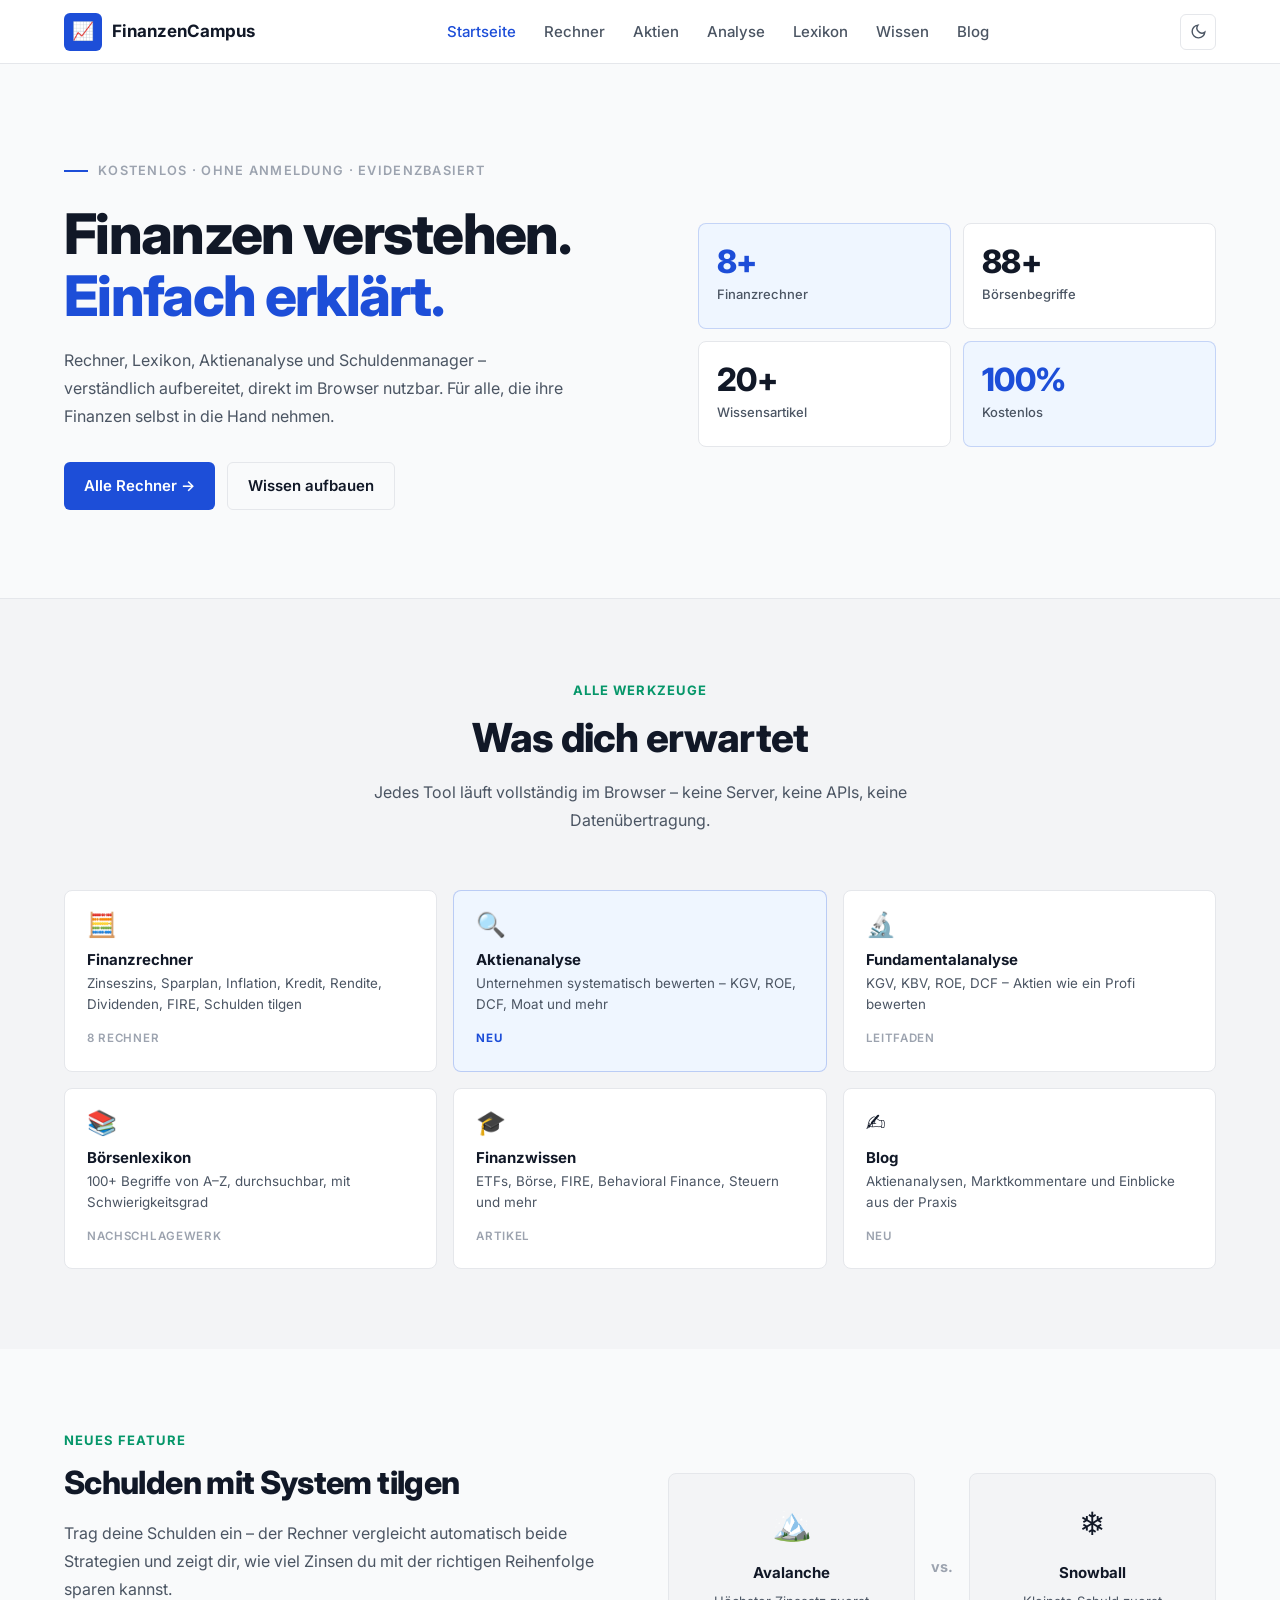
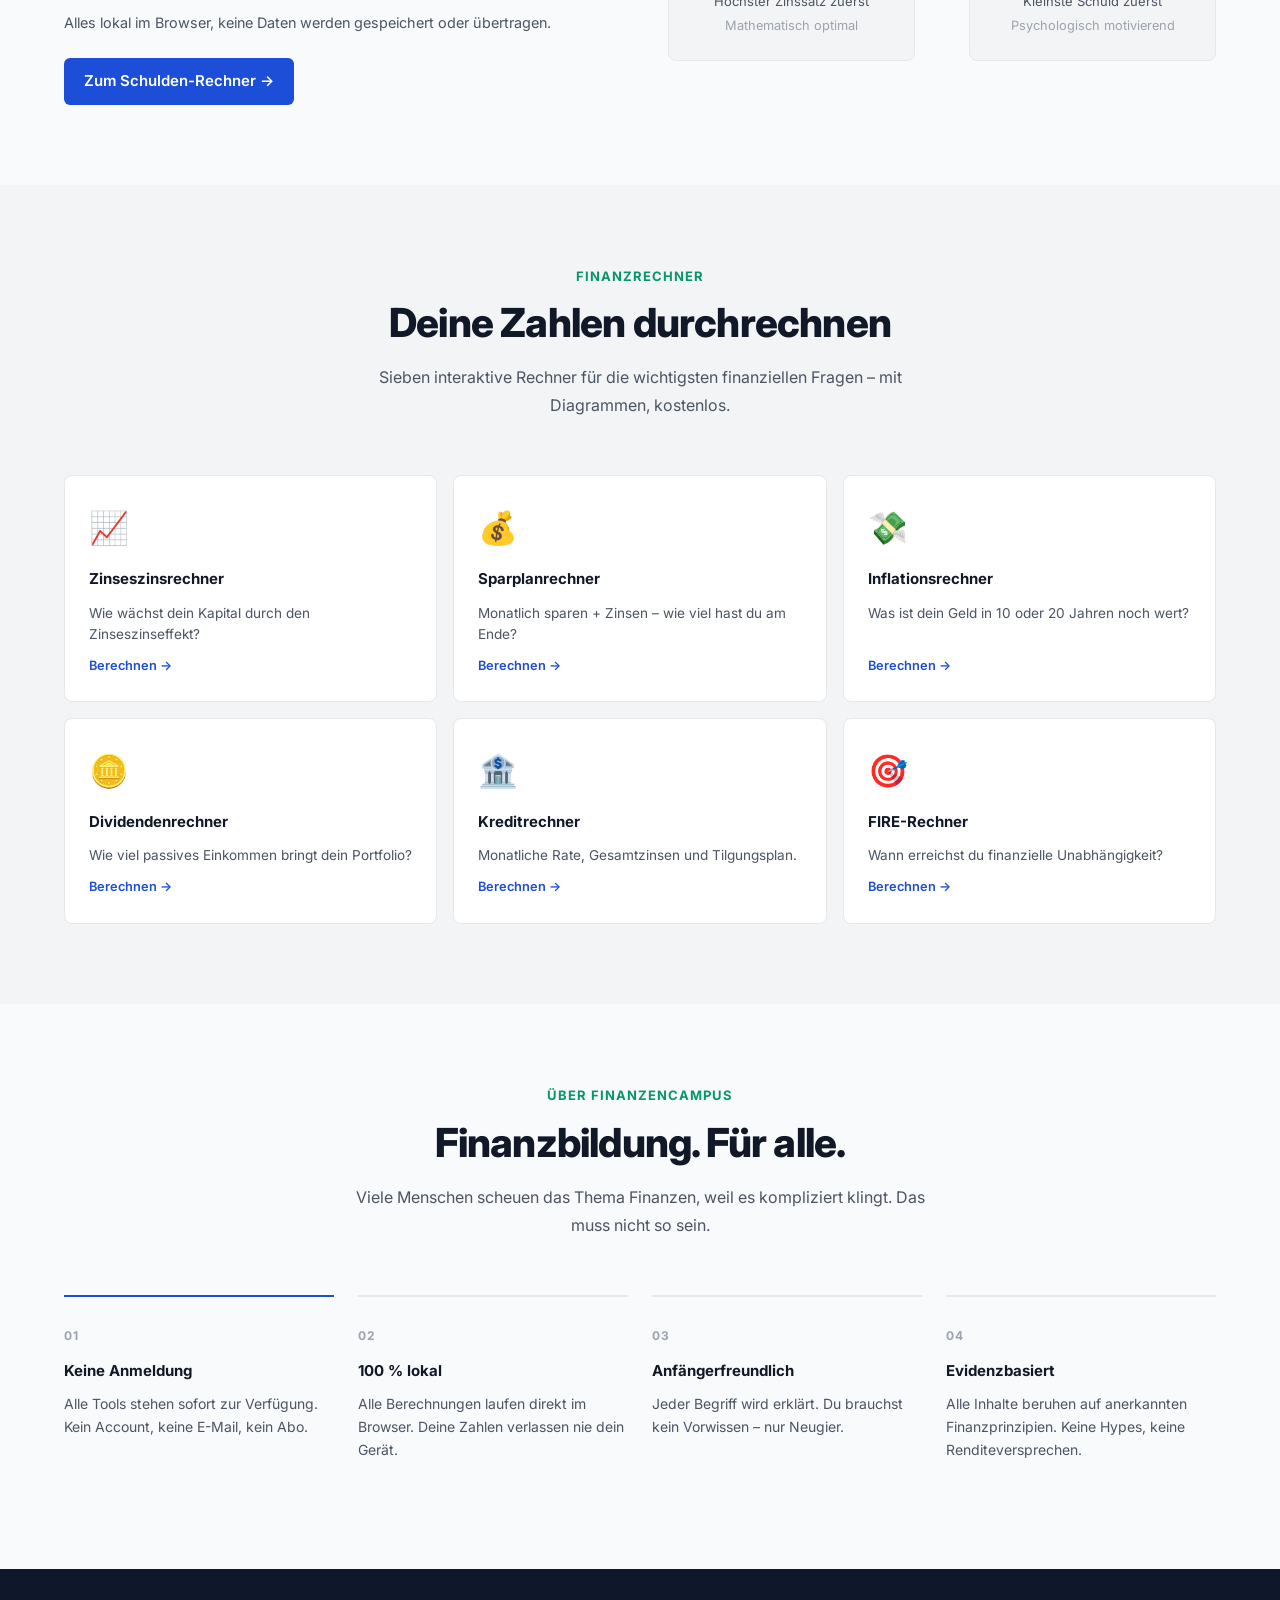
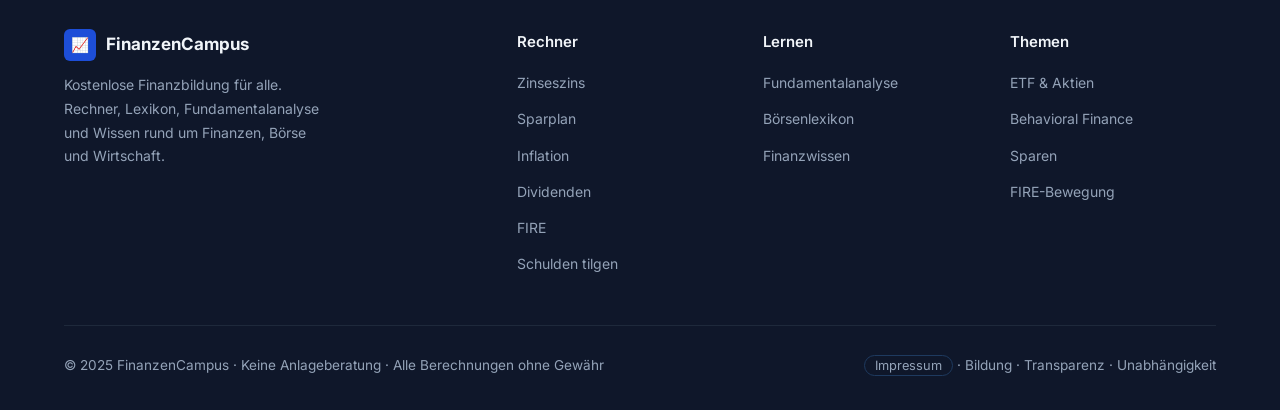
<file: index.html>
<!DOCTYPE html>
<html lang="de">
<head>
  <meta charset="UTF-8">
  <meta name="viewport" content="width=device-width, initial-scale=1.0">
  <meta name="description" content="FinanzenCampus – kostenlose Finanzrechner, Börsenlexikon, Fundamentalanalyse, Schuldenrechner und Finanzwissen. Evidenzbasiert, ohne Anmeldung.">
  <title>FinanzenCampus – Finanzielle Bildung für alle</title>
  <link rel="icon" href="/images/favicon.ico">
  <script>document.documentElement.setAttribute('data-theme',localStorage.getItem('fc-theme')||(window.matchMedia('(prefers-color-scheme:dark)').matches?'dark':'light'))</script>
  <link rel="stylesheet" href="/css/style.css">
</head>
<body>

<nav>
  <div class="nav-container">
    <a href="/index.html" class="nav-logo">
      
      <div class="nav-logo-fallback">📈</div>
      <span>FinanzenCampus</span>
    </a>
    <ul class="nav-links">
      <li><a href="/index.html" class="active">Startseite</a></li>
      <li><a href="/rechner.html">Rechner</a></li>
      <li><a href="/aktienanalyse.html">Aktien</a></li>
      <li><a href="/fundamentalanalyse.html">Analyse</a></li>
      <li><a href="/lexikon.html">Lexikon</a></li>
      <li><a href="/wissen.html">Wissen</a></li>
      <li><a href="/blog.html">Blog</a></li>
    </ul>
    <div class="nav-actions">
      <button class="theme-btn" onclick="toggleTheme()" title="Erscheinungsbild wechseln" aria-label="Dark Mode">
        <svg class="th-icon moon" viewBox="0 0 24 24"><path d="M21 12.79A9 9 0 1 1 11.21 3 7 7 0 0 0 21 12.79z"/></svg>
        <svg class="th-icon sun" viewBox="0 0 24 24" fill="currentColor"><path d="M12 7a5 5 0 1 0 0 10A5 5 0 0 0 12 7zm0-5a1 1 0 0 1 1 1v2a1 1 0 1 1-2 0V3a1 1 0 0 1 1-1zm0 16a1 1 0 0 1 1 1v2a1 1 0 1 1-2 0v-2a1 1 0 0 1 1-1zm9-9a1 1 0 1 1 0 2h-2a1 1 0 1 1 0-2h2zM5 12a1 1 0 0 1-1 1H2a1 1 0 1 1 0-2h2a1 1 0 0 1 1 1zm12.66-5.66a1 1 0 0 1 0 1.42l-1.42 1.41a1 1 0 1 1-1.41-1.41l1.41-1.42a1 1 0 0 1 1.42 0zm-11.9 11.9a1 1 0 0 1 0 1.41L4.34 21.07a1 1 0 0 1-1.41-1.41l1.41-1.42a1 1 0 0 1 1.42 0zm11.9 1.41a1 1 0 0 1-1.41 0l-1.42-1.41a1 1 0 1 1 1.41-1.42l1.42 1.42a1 1 0 0 1 0 1.41zM5.76 5.76a1 1 0 0 1-1.42 0L2.93 4.34a1 1 0 0 1 1.41-1.41l1.42 1.41a1 1 0 0 1 0 1.42z"/></svg>
      </button>
      <button class="hamburger" onclick="toggleMenu()" aria-label="Menü"><span></span><span></span><span></span></button>
    </div>
  </div>
</nav>
<div class="mobile-menu" id="mobileMenu"><ul>
  <li><a href="/index.html">Startseite</a></li>
  <li><a href="/rechner.html">Rechner</a></li>
  <li><a href="/aktienanalyse.html">Aktien</a></li>
  <li><a href="/fundamentalanalyse.html">Analyse</a></li>
  <li><a href="/lexikon.html">Lexikon</a></li>
  <li><a href="/wissen.html">Wissen</a></li>
      <li><a href="/blog.html">Blog</a></li>
</ul></div>

<!-- HERO -->
<section class="hero">
  <div class="container">
    <div class="hero-inner">
      <div class="hero-content">
        <p class="hero-eyebrow">Kostenlos · Ohne Anmeldung · Evidenzbasiert</p>
        <h1 class="hero-title">Finanzen verstehen.<br><span>Einfach erklärt.</span></h1>
        <p class="hero-subtitle">Rechner, Lexikon, Aktienanalyse und Schuldenmanager – verständlich aufbereitet, direkt im Browser nutzbar. Für alle, die ihre Finanzen selbst in die Hand nehmen.</p>
        <div class="hero-buttons">
          <a href="/rechner.html" class="btn-primary">Alle Rechner →</a>
          <a href="/wissen.html" class="btn-ghost">Wissen aufbauen</a>
        </div>
      </div>
      <div class="hero-stat-grid">
        <div class="hero-stat-card featured">
          <div class="hsc-num">8+</div>
          <div class="hsc-label">Finanzrechner</div>
        </div>
        <div class="hero-stat-card">
          <div class="hsc-num">88+</div>
          <div class="hsc-label">Börsenbegriffe</div>
        </div>
        <div class="hero-stat-card">
          <div class="hsc-num">20+</div>
          <div class="hsc-label">Wissensartikel</div>
        </div>
        <div class="hero-stat-card featured">
          <div class="hsc-num">100%</div>
          <div class="hsc-label">Kostenlos</div>
        </div>
      </div>
    </div>
  </div>
</section>

<!-- TOOLS -->
<section class="section section-alt">
  <div class="container">
    <div class="section-header">
      <span class="section-label">Alle Werkzeuge</span>
      <h2 class="section-title">Was dich erwartet</h2>
      <p class="section-desc">Jedes Tool läuft vollständig im Browser – keine Server, keine APIs, keine Datenübertragung.</p>
    </div>
    <div class="tools-grid">
      <a href="/rechner.html" class="tool-card">
        <div class="tc-icon">🧮</div>
        <div>
          <h3>Finanzrechner</h3>
          <p>Zinseszins, Sparplan, Inflation, Kredit, Rendite, Dividenden, FIRE, Schulden tilgen</p>
        </div>
        <span class="tc-tag">8 Rechner</span>
      </a>
      <a href="/aktienanalyse.html" class="tool-card tc-accent">
        <div class="tc-icon">🔍</div>
        <div>
          <h3>Aktienanalyse</h3>
          <p>Unternehmen systematisch bewerten – KGV, ROE, DCF, Moat und mehr</p>
        </div>
        <span class="tc-tag tc-new">Neu</span>
      </a>
      <a href="/fundamentalanalyse.html" class="tool-card">
        <div class="tc-icon">🔬</div>
        <div>
          <h3>Fundamentalanalyse</h3>
          <p>KGV, KBV, ROE, DCF – Aktien wie ein Profi bewerten</p>
        </div>
        <span class="tc-tag">Leitfaden</span>
      </a>
      <a href="/lexikon.html" class="tool-card">
        <div class="tc-icon">📚</div>
        <div>
          <h3>Börsenlexikon</h3>
          <p>100+ Begriffe von A–Z, durchsuchbar, mit Schwierigkeitsgrad</p>
        </div>
        <span class="tc-tag">Nachschlagewerk</span>
      </a>
      <a href="/wissen.html" class="tool-card">
        <div class="tc-icon">🎓</div>
        <div>
          <h3>Finanzwissen</h3>
          <p>ETFs, Börse, FIRE, Behavioral Finance, Steuern und mehr</p>
        </div>
        <span class="tc-tag">Artikel</span>
      </a>
      <a href="/blog.html" class="tool-card">
        <div class="tc-icon">✍️</div>
        <div>
          <h3>Blog</h3>
          <p>Aktienanalysen, Marktkommentare und Einblicke aus der Praxis</p>
        </div>
        <span class="tc-tag">Neu</span>
      </a>
    </div>
  </div>
</section>

<!-- SCHULDEN TEASER -->
<section class="section">
  <div class="container">
    <div class="split-section">
      <div>
        <span class="section-label">Neues Feature</span>
        <h2 class="section-title" style="text-align:left;max-width:none;font-size:clamp(1.5rem,3vw,2rem)">Schulden mit System tilgen</h2>
        <p style="color:var(--text-muted);font-size:1rem;line-height:1.75;margin-bottom:8px">Trag deine Schulden ein – der Rechner vergleicht automatisch beide Strategien und zeigt dir, wie viel Zinsen du mit der richtigen Reihenfolge sparen kannst.</p>
        <p style="color:var(--text-muted);font-size:.9rem;line-height:1.65;margin-bottom:24px">Alles lokal im Browser, keine Daten werden gespeichert oder übertragen.</p>
        <a href="/schulden.html" class="btn-primary">Zum Schulden-Rechner →</a>
      </div>
      <div class="method-preview">
        <div class="method-card">
          <div class="method-icon">🏔️</div>
          <h4>Avalanche</h4>
          <p>Höchster Zinssatz zuerst</p>
          <small>Mathematisch optimal</small>
        </div>
        <div class="vs-divider">vs.</div>
        <div class="method-card">
          <div class="method-icon">❄️</div>
          <h4>Snowball</h4>
          <p>Kleinste Schuld zuerst</p>
          <small>Psychologisch motivierend</small>
        </div>
      </div>
    </div>
  </div>
</section>

<!-- RECHNER ÜBERSICHT -->
<section class="section section-alt">
  <div class="container">
    <div class="section-header">
      <span class="section-label">Finanzrechner</span>
      <h2 class="section-title">Deine Zahlen durchrechnen</h2>
      <p class="section-desc">Sieben interaktive Rechner für die wichtigsten finanziellen Fragen – mit Diagrammen, kostenlos.</p>
    </div>
    <div class="calc-grid">
      <a href="/rechner.html#zinseszins" class="calc-card">
        <span class="ci">📈</span>
        <h3>Zinseszinsrechner</h3>
        <p>Wie wächst dein Kapital durch den Zinseszinseffekt?</p>
        <span class="arrow">Berechnen →</span>
      </a>
      <a href="/rechner.html#sparplan" class="calc-card">
        <span class="ci">💰</span>
        <h3>Sparplanrechner</h3>
        <p>Monatlich sparen + Zinsen – wie viel hast du am Ende?</p>
        <span class="arrow">Berechnen →</span>
      </a>
      <a href="/rechner.html#inflation" class="calc-card">
        <span class="ci">💸</span>
        <h3>Inflationsrechner</h3>
        <p>Was ist dein Geld in 10 oder 20 Jahren noch wert?</p>
        <span class="arrow">Berechnen →</span>
      </a>
      <a href="/rechner.html#dividenden" class="calc-card">
        <span class="ci">🪙</span>
        <h3>Dividendenrechner</h3>
        <p>Wie viel passives Einkommen bringt dein Portfolio?</p>
        <span class="arrow">Berechnen →</span>
      </a>
      <a href="/rechner.html#kredit" class="calc-card">
        <span class="ci">🏦</span>
        <h3>Kreditrechner</h3>
        <p>Monatliche Rate, Gesamtzinsen und Tilgungsplan.</p>
        <span class="arrow">Berechnen →</span>
      </a>
      <a href="/rechner.html#fire" class="calc-card">
        <span class="ci">🎯</span>
        <h3>FIRE-Rechner</h3>
        <p>Wann erreichst du finanzielle Unabhängigkeit?</p>
        <span class="arrow">Berechnen →</span>
      </a>
    </div>
  </div>
</section>

<!-- WHY -->
<section class="section">
  <div class="container">
    <div class="section-header">
      <span class="section-label">Über FinanzenCampus</span>
      <h2 class="section-title">Finanzbildung. Für alle.</h2>
      <p class="section-desc">Viele Menschen scheuen das Thema Finanzen, weil es kompliziert klingt. Das muss nicht so sein.</p>
    </div>
    <div class="why-grid">
      <div class="why-item">
        <span class="why-num">01</span>
        <h4>Keine Anmeldung</h4>
        <p>Alle Tools stehen sofort zur Verfügung. Kein Account, keine E-Mail, kein Abo.</p>
      </div>
      <div class="why-item">
        <span class="why-num">02</span>
        <h4>100 % lokal</h4>
        <p>Alle Berechnungen laufen direkt im Browser. Deine Zahlen verlassen nie dein Gerät.</p>
      </div>
      <div class="why-item">
        <span class="why-num">03</span>
        <h4>Anfängerfreundlich</h4>
        <p>Jeder Begriff wird erklärt. Du brauchst kein Vorwissen – nur Neugier.</p>
      </div>
      <div class="why-item">
        <span class="why-num">04</span>
        <h4>Evidenzbasiert</h4>
        <p>Alle Inhalte beruhen auf anerkannten Finanzprinzipien. Keine Hypes, keine Renditeversprechen.</p>
      </div>
    </div>
  </div>
</section>

<footer>
  <div class="container">
    <div class="footer-grid">
      <div class="footer-brand">
        <div class="footer-brand-name">
          
          <div class="footer-brand-icon">📈</div>
          FinanzenCampus
        </div>
        <p>Kostenlose Finanzbildung für alle. Rechner, Lexikon, Fundamentalanalyse und Wissen rund um Finanzen, Börse und Wirtschaft.</p>
      </div>
      <div class="footer-col">
        <h4>Rechner</h4>
        <ul class="footer-links">
          <li><a href="/rechner.html#zinseszins">Zinseszins</a></li>
          <li><a href="/rechner.html#sparplan">Sparplan</a></li>
          <li><a href="/rechner.html#inflation">Inflation</a></li>
          <li><a href="/rechner.html#dividenden">Dividenden</a></li>
          <li><a href="/rechner.html#fire">FIRE</a></li>
          <li><a href="/schulden.html">Schulden tilgen</a></li>
        </ul>
      </div>
      <div class="footer-col">
        <h4>Lernen</h4>
        <ul class="footer-links">
          <li><a href="/fundamentalanalyse.html">Fundamentalanalyse</a></li>
          <li><a href="/lexikon.html">Börsenlexikon</a></li>
          <li><a href="/wissen.html">Finanzwissen</a></li>
        </ul>
      </div>
      <div class="footer-col">
        <h4>Themen</h4>
        <ul class="footer-links">
          <li><a href="/wissen.html#investieren">ETF &amp; Aktien</a></li>
          <li><a href="/wissen.html#psychologie">Behavioral Finance</a></li>
          <li><a href="/wissen.html#sparen">Sparen</a></li>
          <li><a href="/wissen.html">FIRE-Bewegung</a></li>
        </ul>
      </div>
    </div>
    <div class="footer-bottom">
      <span>© 2025 FinanzenCampus · Keine Anlageberatung · Alle Berechnungen ohne Gewähr</span>
      <span><a href="/impressum.html" style="color:inherit;text-decoration:none">Impressum</a> · Bildung · Transparenz · Unabhängigkeit</span>
    </div>
  </div>
</footer>

<script src="/js/app.js"></script>
</body>
</html>
</file>
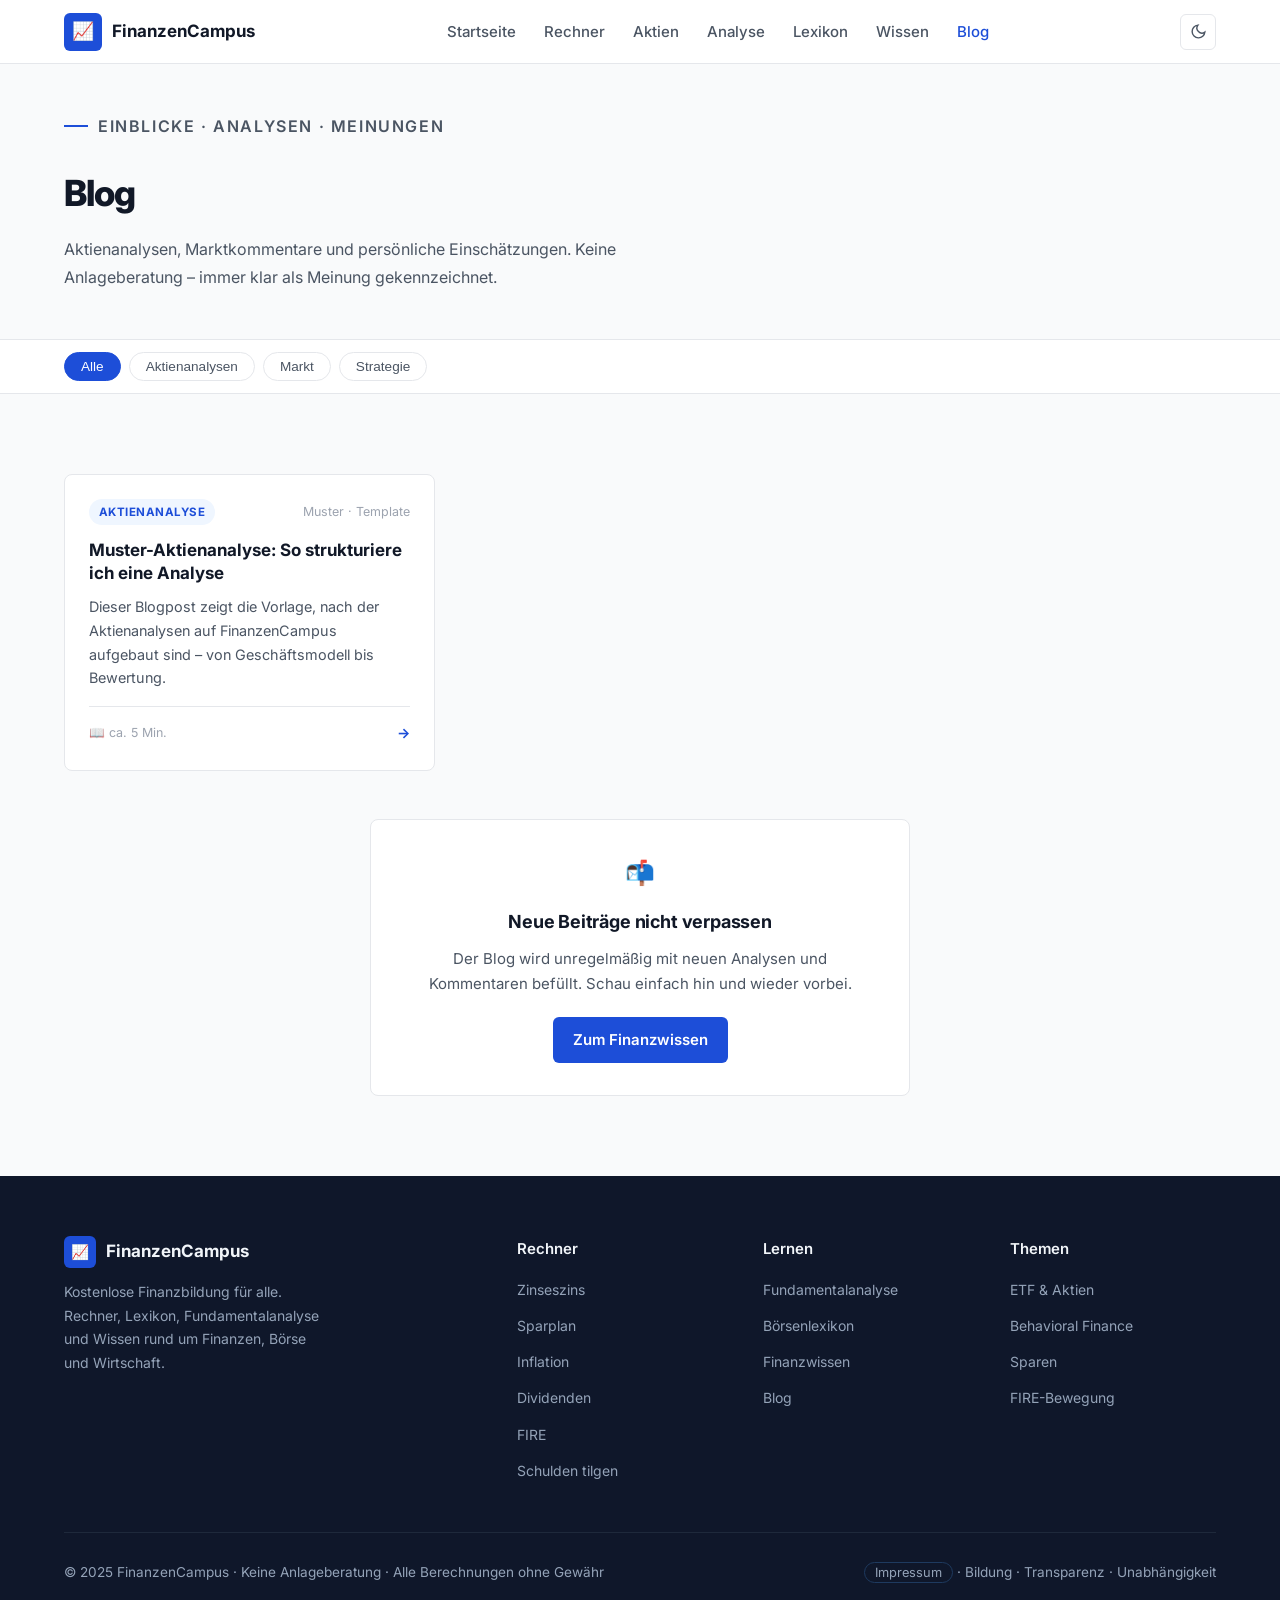
<file: blog.html>
<!DOCTYPE html>
<html lang="de">
<head>
  <meta charset="UTF-8">
  <meta name="viewport" content="width=device-width, initial-scale=1.0">
  <meta name="description" content="FinanzenCampus Blog – Aktienanalysen, Marktkommentare und Einblicke aus der Praxis. Evidenzbasiert und unabhängig.">
  <title>Blog – FinanzenCampus</title>
  <link rel="icon" href="/images/favicon.ico">
  <script>document.documentElement.setAttribute('data-theme',localStorage.getItem('fc-theme')||(window.matchMedia('(prefers-color-scheme:dark)').matches?'dark':'light'))</script>
  <link rel="stylesheet" href="/css/style.css">
</head>
<body>

<nav>
  <div class="nav-container">
    <a href="/index.html" class="nav-logo">
      
      <div class="nav-logo-fallback">📈</div>
      <span>FinanzenCampus</span>
    </a>
    <ul class="nav-links">
      <li><a href="/index.html">Startseite</a></li>
      <li><a href="/rechner.html">Rechner</a></li>
      <li><a href="/aktienanalyse.html">Aktien</a></li>
      <li><a href="/fundamentalanalyse.html">Analyse</a></li>
      <li><a href="/lexikon.html">Lexikon</a></li>
      <li><a href="/wissen.html">Wissen</a></li>
      <li><a href="/blog.html" class="active">Blog</a></li>
    </ul>
    <div class="nav-actions">
      <button class="theme-btn" onclick="toggleTheme()" title="Erscheinungsbild wechseln" aria-label="Dark Mode">
        <svg class="th-icon moon" viewBox="0 0 24 24"><path d="M21 12.79A9 9 0 1 1 11.21 3 7 7 0 0 0 21 12.79z"/></svg>
        <svg class="th-icon sun" viewBox="0 0 24 24" fill="currentColor"><path d="M12 7a5 5 0 1 0 0 10A5 5 0 0 0 12 7zm0-5a1 1 0 0 1 1 1v2a1 1 0 1 1-2 0V3a1 1 0 0 1 1-1zm0 16a1 1 0 0 1 1 1v2a1 1 0 1 1-2 0v-2a1 1 0 0 1 1-1zm9-9a1 1 0 1 1 0 2h-2a1 1 0 1 1 0-2h2zM5 12a1 1 0 0 1-1 1H2a1 1 0 1 1 0-2h2a1 1 0 0 1 1 1zm12.66-5.66a1 1 0 0 1 0 1.42l-1.42 1.41a1 1 0 1 1-1.41-1.41l1.41-1.42a1 1 0 0 1 1.42 0zm-11.9 11.9a1 1 0 0 1 0 1.41L4.34 21.07a1 1 0 0 1-1.41-1.41l1.41-1.42a1 1 0 0 1 1.42 0zm11.9 1.41a1 1 0 0 1-1.41 0l-1.42-1.41a1 1 0 1 1 1.41-1.42l1.42 1.42a1 1 0 0 1 0 1.41zM5.76 5.76a1 1 0 0 1-1.42 0L2.93 4.34a1 1 0 0 1 1.41-1.41l1.42 1.41a1 1 0 0 1 0 1.42z"/></svg>
      </button>
      <button class="hamburger" onclick="toggleMenu()" aria-label="Menü"><span></span><span></span><span></span></button>
    </div>
  </div>
</nav>
<div class="mobile-menu" id="mobileMenu"><ul>
  <li><a href="/index.html">Startseite</a></li>
  <li><a href="/rechner.html">Rechner</a></li>
  <li><a href="/aktienanalyse.html">Aktien</a></li>
  <li><a href="/fundamentalanalyse.html">Analyse</a></li>
  <li><a href="/lexikon.html">Lexikon</a></li>
  <li><a href="/wissen.html">Wissen</a></li>
  <li><a href="/blog.html">Blog</a></li>
</ul></div>

<section class="page-hero">
  <div class="container">
    <div class="ph-inner">
      <div>
        <p class="hero-eyebrow">Einblicke · Analysen · Meinungen</p>
        <h1>Blog</h1>
        <p class="ph-desc">Aktienanalysen, Marktkommentare und persönliche Einschätzungen. Keine Anlageberatung – immer klar als Meinung gekennzeichnet.</p>
      </div>
    </div>
  </div>
</section>

<!-- FILTER BAR -->
<div style="background:var(--bg-card);border-bottom:1px solid var(--border);position:sticky;top:60px;z-index:10">
  <div class="container" style="padding-top:0;padding-bottom:0">
    <div style="display:flex;gap:.5rem;padding:.75rem 0;overflow-x:auto;scrollbar-width:none">
      <button class="blog-filter active" onclick="filterPosts('all')">Alle</button>
      <button class="blog-filter" onclick="filterPosts('aktienanalyse')">Aktienanalysen</button>
      <button class="blog-filter" onclick="filterPosts('markt')">Markt</button>
      <button class="blog-filter" onclick="filterPosts('strategie')">Strategie</button>
    </div>
  </div>
</div>

<section class="section">
  <div class="container">

    <!-- POSTS GRID -->
    <div class="blog-grid" id="blogGrid">

      <!-- Sample post card – Muster -->
      <article class="article-card" data-category="aktienanalyse">
        <a href="/blog/muster-aktienanalyse.html" class="article-card-link">
          <div class="article-card-top">
            <span class="blog-tag">Aktienanalyse</span>
            <span class="article-date">Muster · Template</span>
          </div>
          <h2 class="article-title">Muster-Aktienanalyse: So strukturiere ich eine Analyse</h2>
          <p class="article-excerpt">Dieser Blogpost zeigt die Vorlage, nach der Aktienanalysen auf FinanzenCampus aufgebaut sind – von Geschäftsmodell bis Bewertung.</p>
          <div class="article-footer">
            <span class="article-read-time">📖 ca. 5 Min.</span>
            <span class="article-card-arrow">→</span>
          </div>
        </a>
      </article>

    </div>

    <!-- EMPTY STATE (hidden when posts exist) -->
    <div id="emptyState" style="display:none;text-align:center;padding:4rem 0;color:var(--text-muted)">
      <p style="font-size:2rem">✍️</p>
      <p>Keine Beiträge in dieser Kategorie.</p>
    </div>

    <!-- NEWSLETTER / CTA -->
    <div class="card" style="max-width:540px;margin:3rem auto 0;text-align:center">
      <div style="font-size:1.5rem;margin-bottom:.75rem">📬</div>
      <h3>Neue Beiträge nicht verpassen</h3>
      <p style="color:var(--text-muted);margin:.5rem 0 1.25rem">Der Blog wird unregelmäßig mit neuen Analysen und Kommentaren befüllt. Schau einfach hin und wieder vorbei.</p>
      <a href="/wissen.html" class="btn btn-primary">Zum Finanzwissen</a>
    </div>

  </div>
</section>

<footer>
  <div class="container">
    <div class="footer-grid">
      <div class="footer-brand">
        <div class="footer-brand-name">
          
          <div class="footer-brand-icon">📈</div>
          FinanzenCampus
        </div>
        <p>Kostenlose Finanzbildung für alle. Rechner, Lexikon, Fundamentalanalyse und Wissen rund um Finanzen, Börse und Wirtschaft.</p>
      </div>
      <div class="footer-col">
        <h4>Rechner</h4>
        <ul class="footer-links">
          <li><a href="/rechner.html#zinseszins">Zinseszins</a></li>
          <li><a href="/rechner.html#sparplan">Sparplan</a></li>
          <li><a href="/rechner.html#inflation">Inflation</a></li>
          <li><a href="/rechner.html#dividenden">Dividenden</a></li>
          <li><a href="/rechner.html#fire">FIRE</a></li>
          <li><a href="/schulden.html">Schulden tilgen</a></li>
        </ul>
      </div>
      <div class="footer-col">
        <h4>Lernen</h4>
        <ul class="footer-links">
          <li><a href="/fundamentalanalyse.html">Fundamentalanalyse</a></li>
          <li><a href="/lexikon.html">Börsenlexikon</a></li>
          <li><a href="/wissen.html">Finanzwissen</a></li>
          <li><a href="/blog.html">Blog</a></li>
        </ul>
      </div>
      <div class="footer-col">
        <h4>Themen</h4>
        <ul class="footer-links">
          <li><a href="/wissen.html#investieren">ETF &amp; Aktien</a></li>
          <li><a href="/wissen.html#psychologie">Behavioral Finance</a></li>
          <li><a href="/wissen.html#sparen">Sparen</a></li>
          <li><a href="/wissen.html">FIRE-Bewegung</a></li>
        </ul>
      </div>
    </div>
    <div class="footer-bottom">
      <span>© 2025 FinanzenCampus · Keine Anlageberatung · Alle Berechnungen ohne Gewähr</span>
      <span><a href="/impressum.html" style="color:inherit;text-decoration:none">Impressum</a> · Bildung · Transparenz · Unabhängigkeit</span>
    </div>
  </div>
</footer>

<script src="/js/app.js"></script>
<script>
(function(){
  function filterPosts(cat) {
    document.querySelectorAll('.blog-filter').forEach(function(b){ b.classList.remove('active'); });
    event.currentTarget.classList.add('active');
    var cards = document.querySelectorAll('#blogGrid .article-card');
    var visible = 0;
    cards.forEach(function(c){
      var show = cat === 'all' || c.dataset.category === cat;
      c.style.display = show ? '' : 'none';
      if(show) visible++;
    });
    document.getElementById('emptyState').style.display = visible === 0 ? '' : 'none';
  }
  window.filterPosts = filterPosts;
})();
</script>
</body>
</html>
</file>
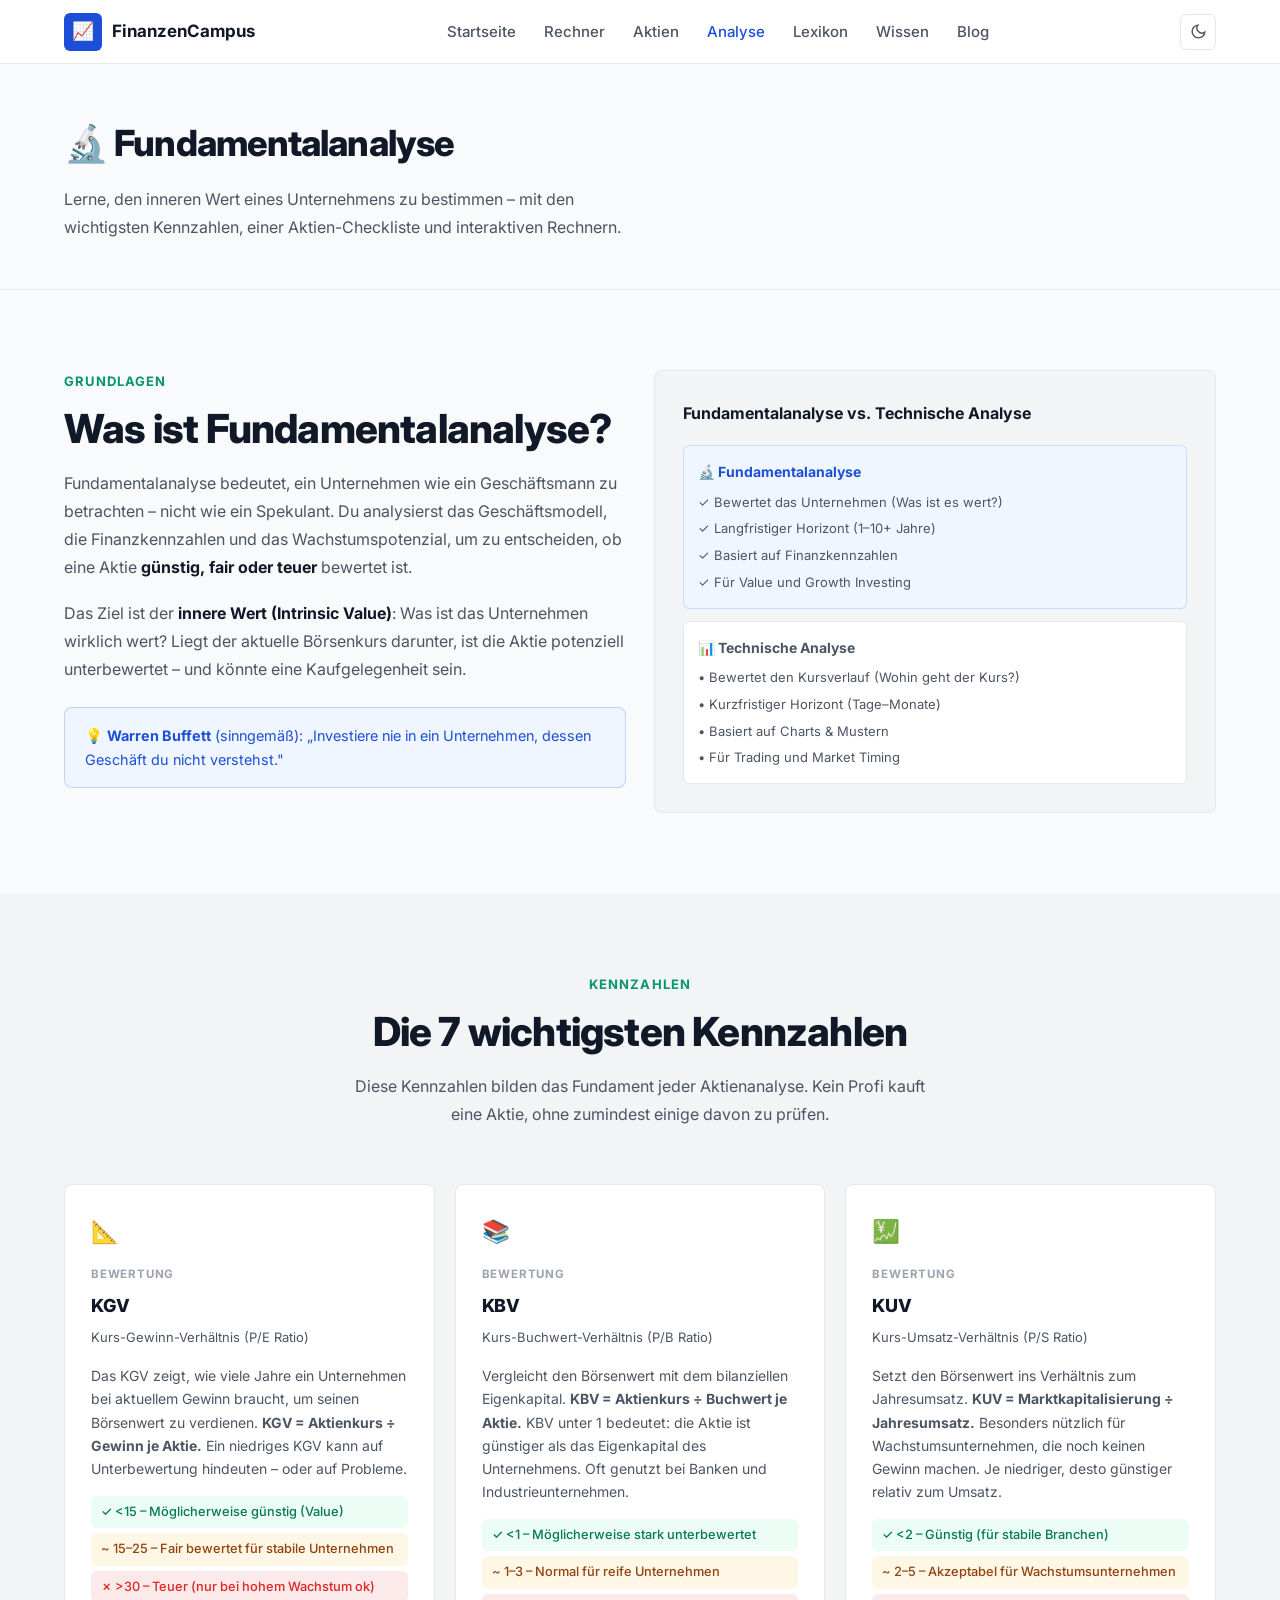
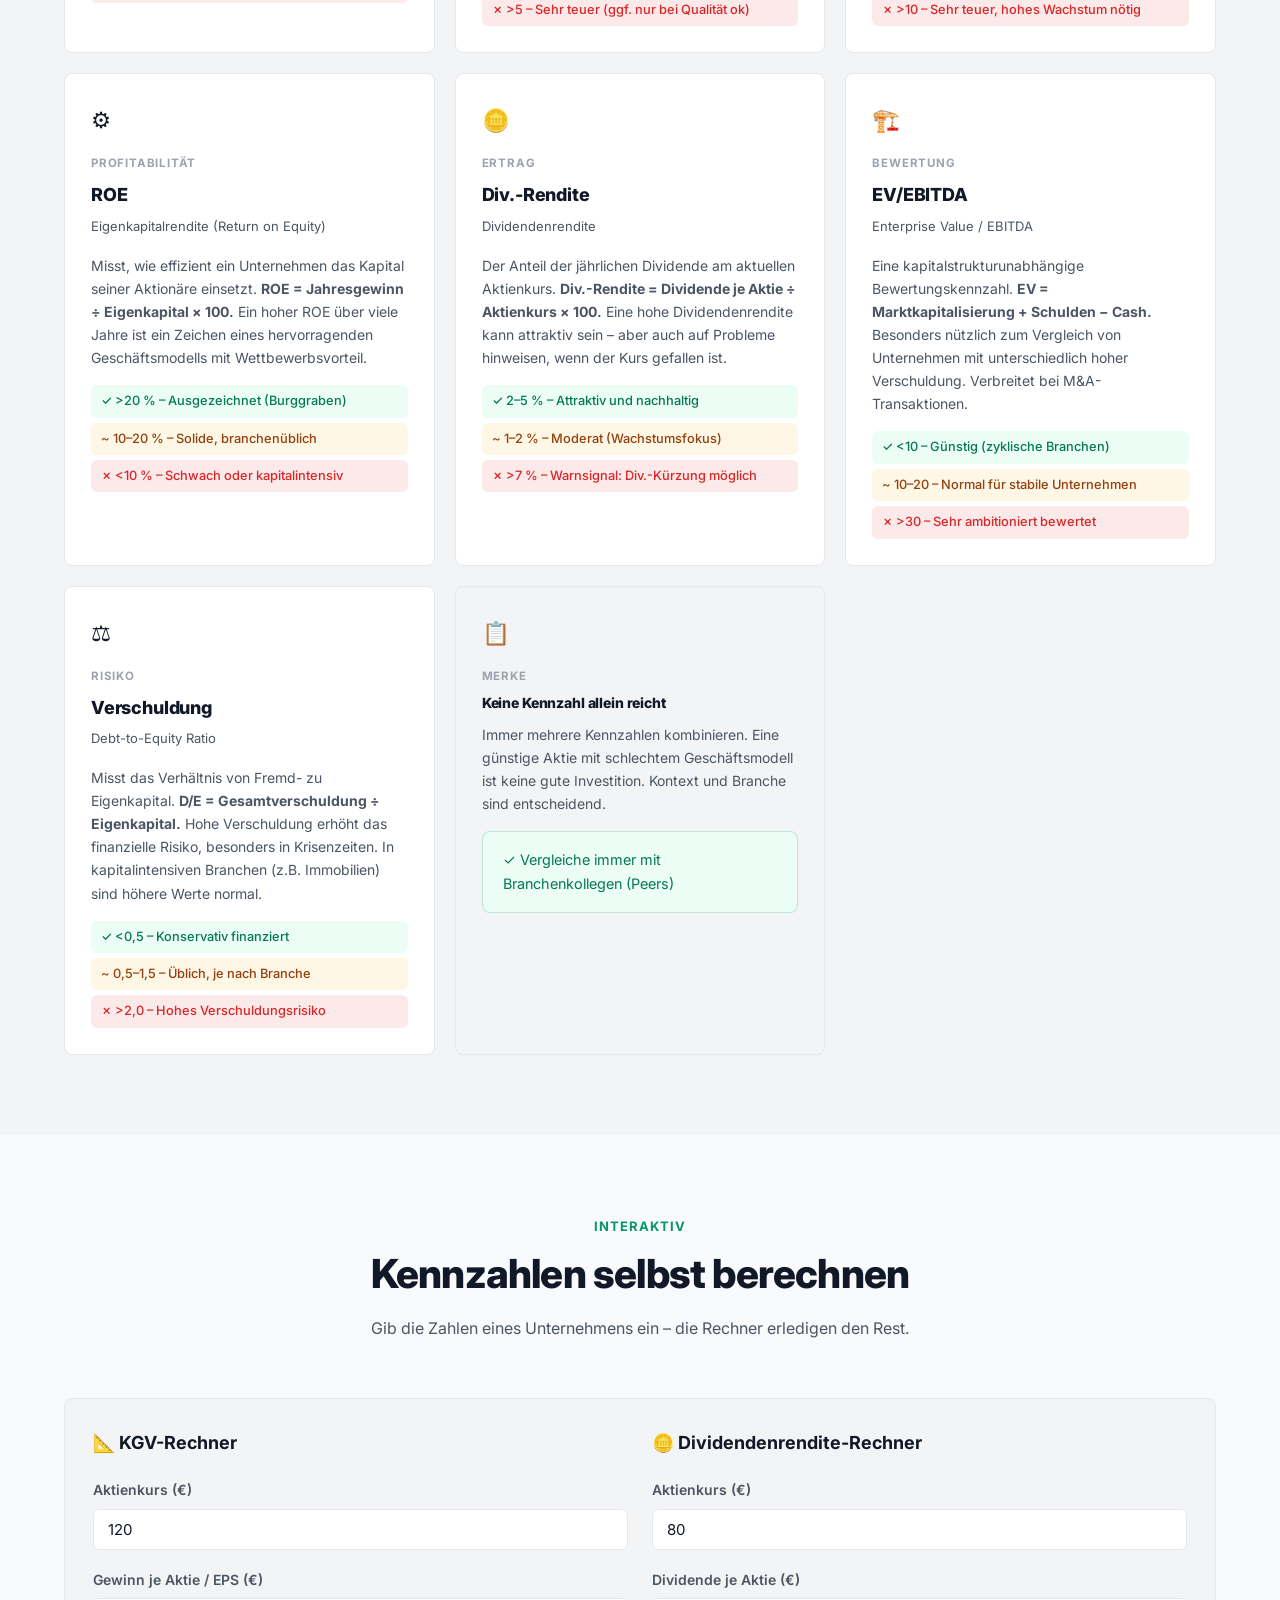
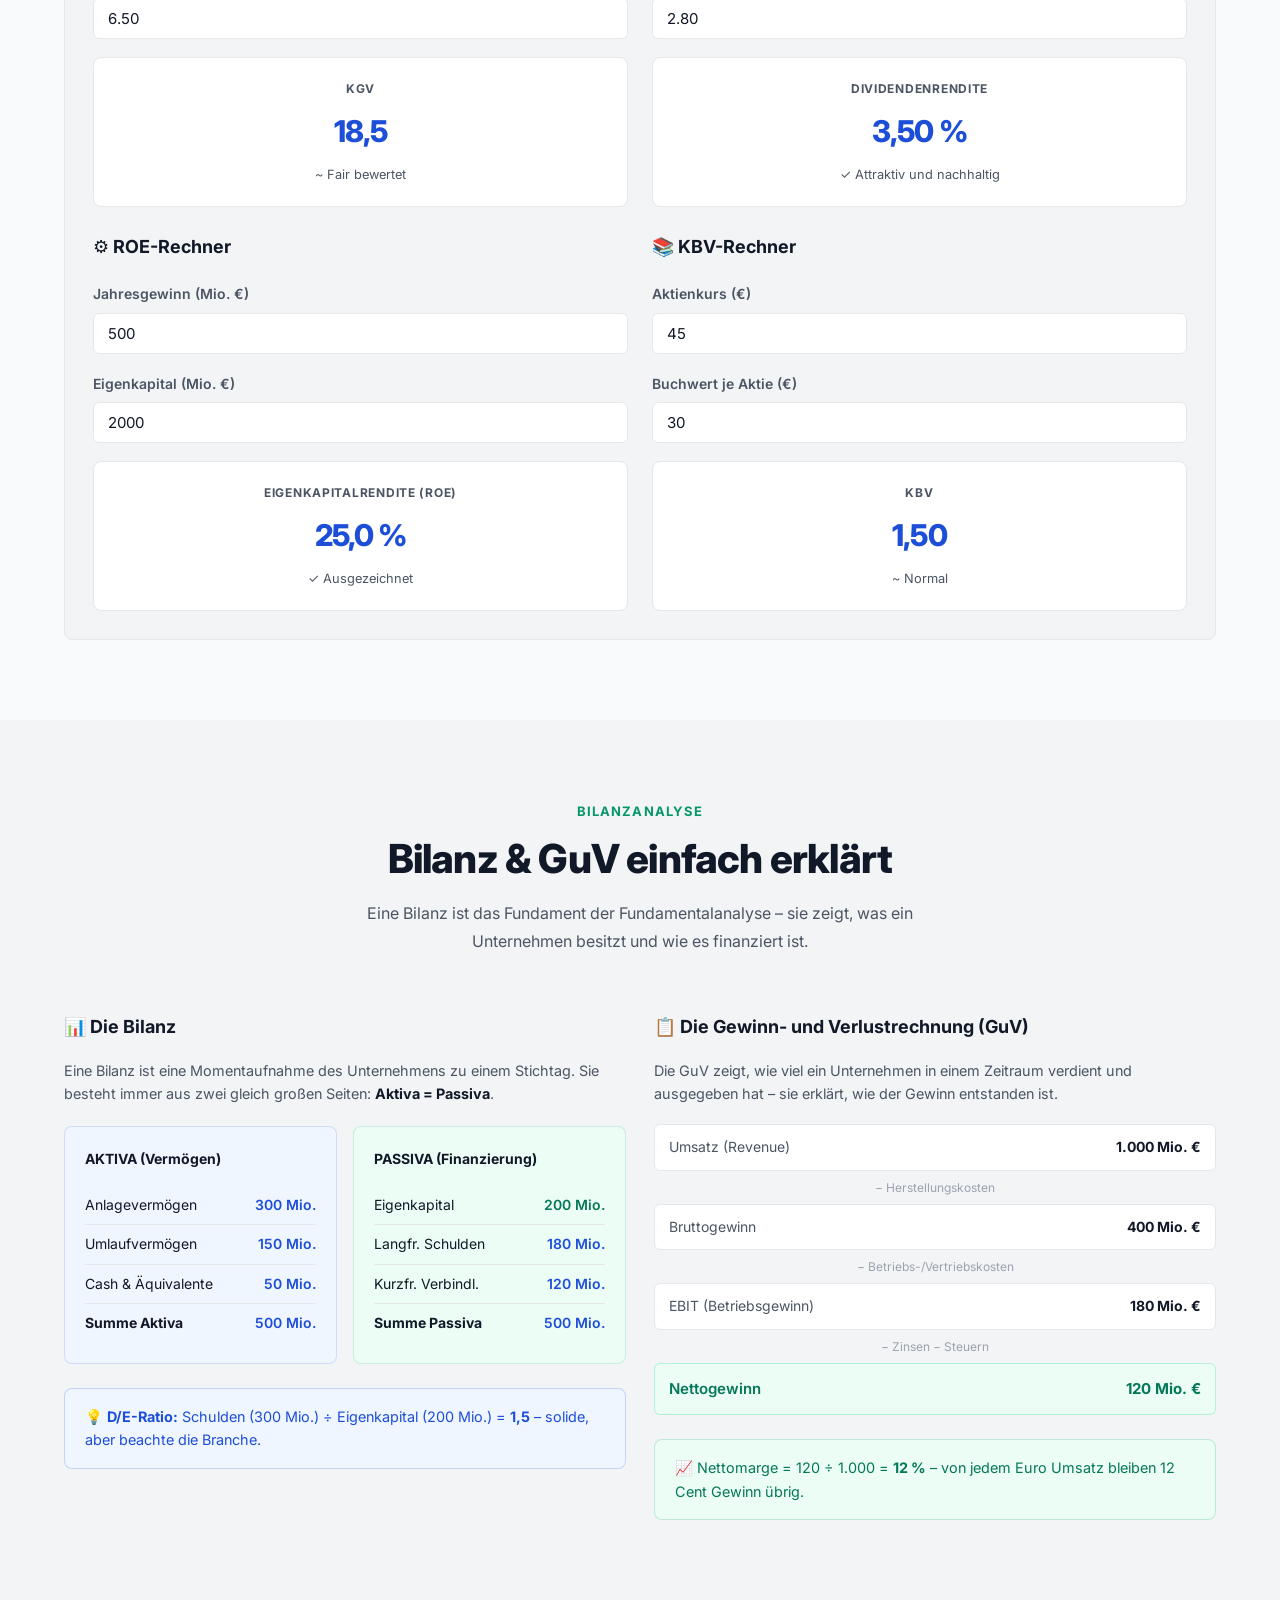
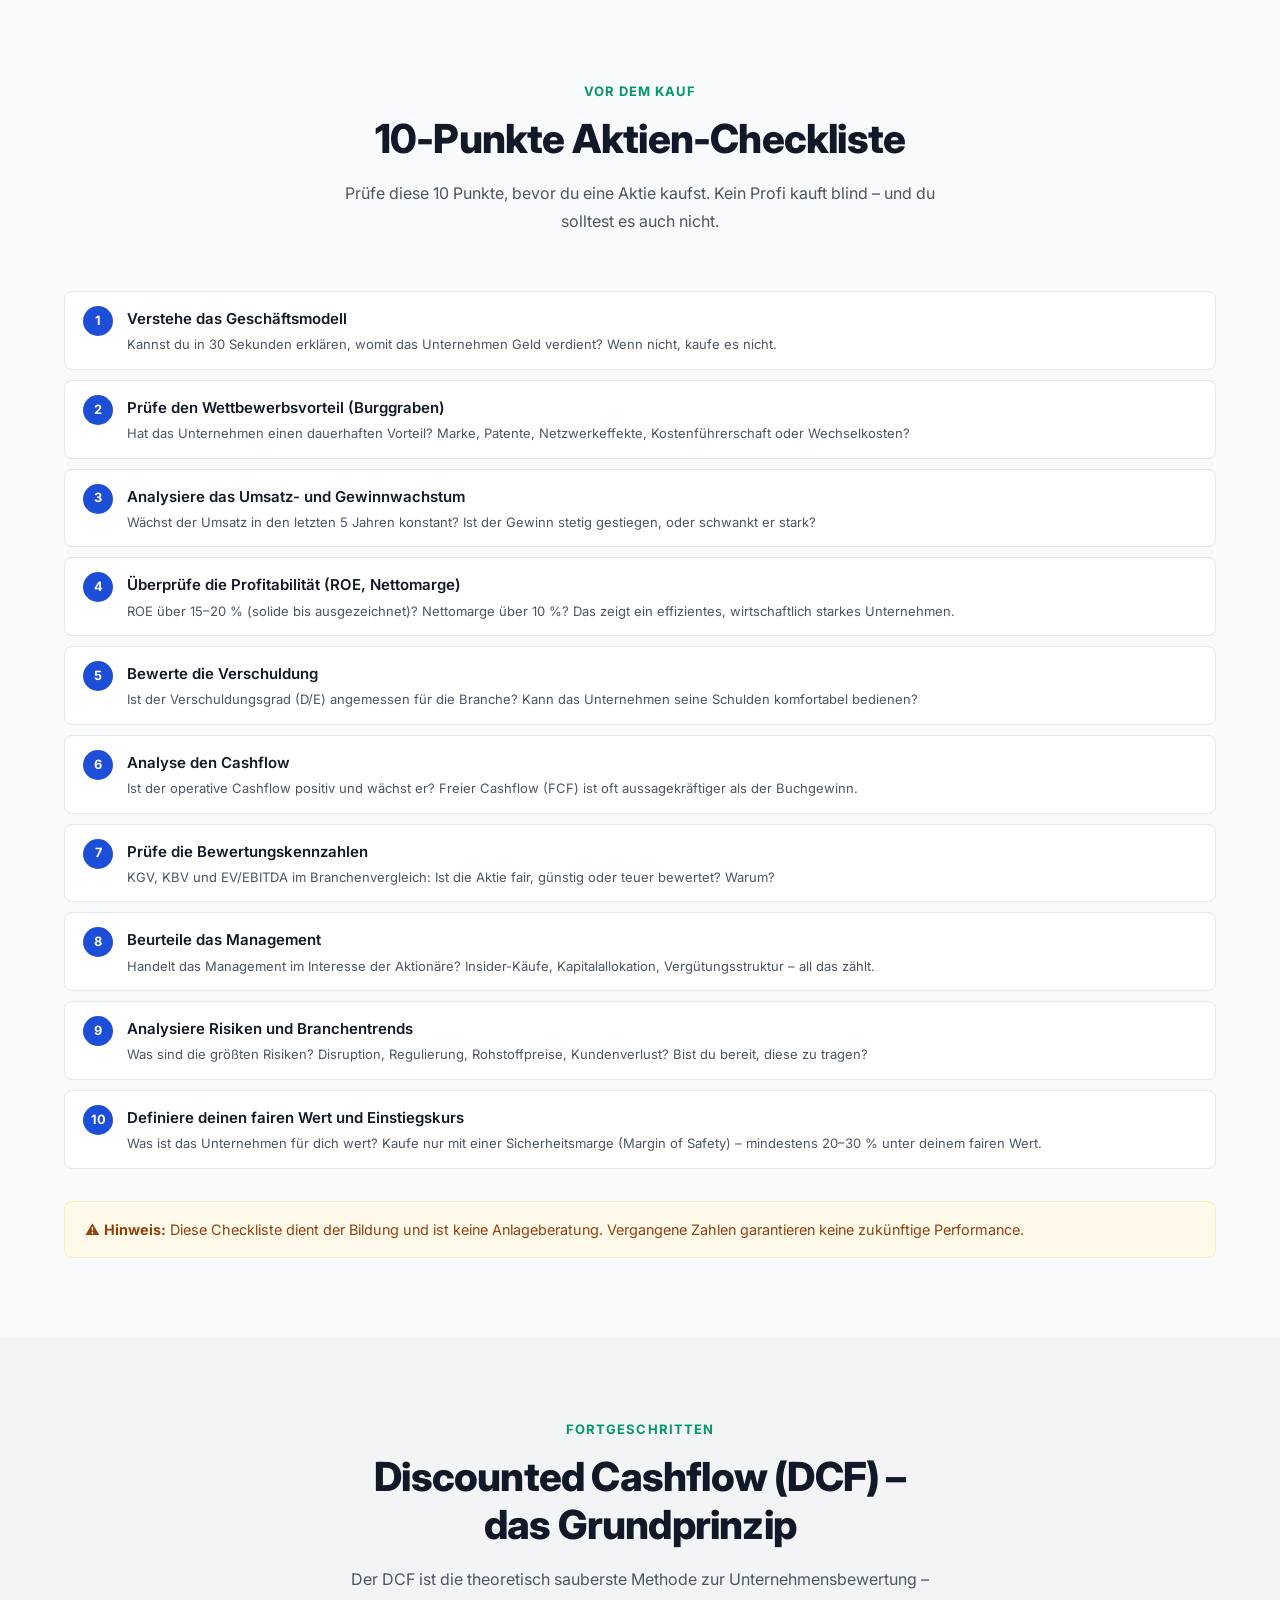
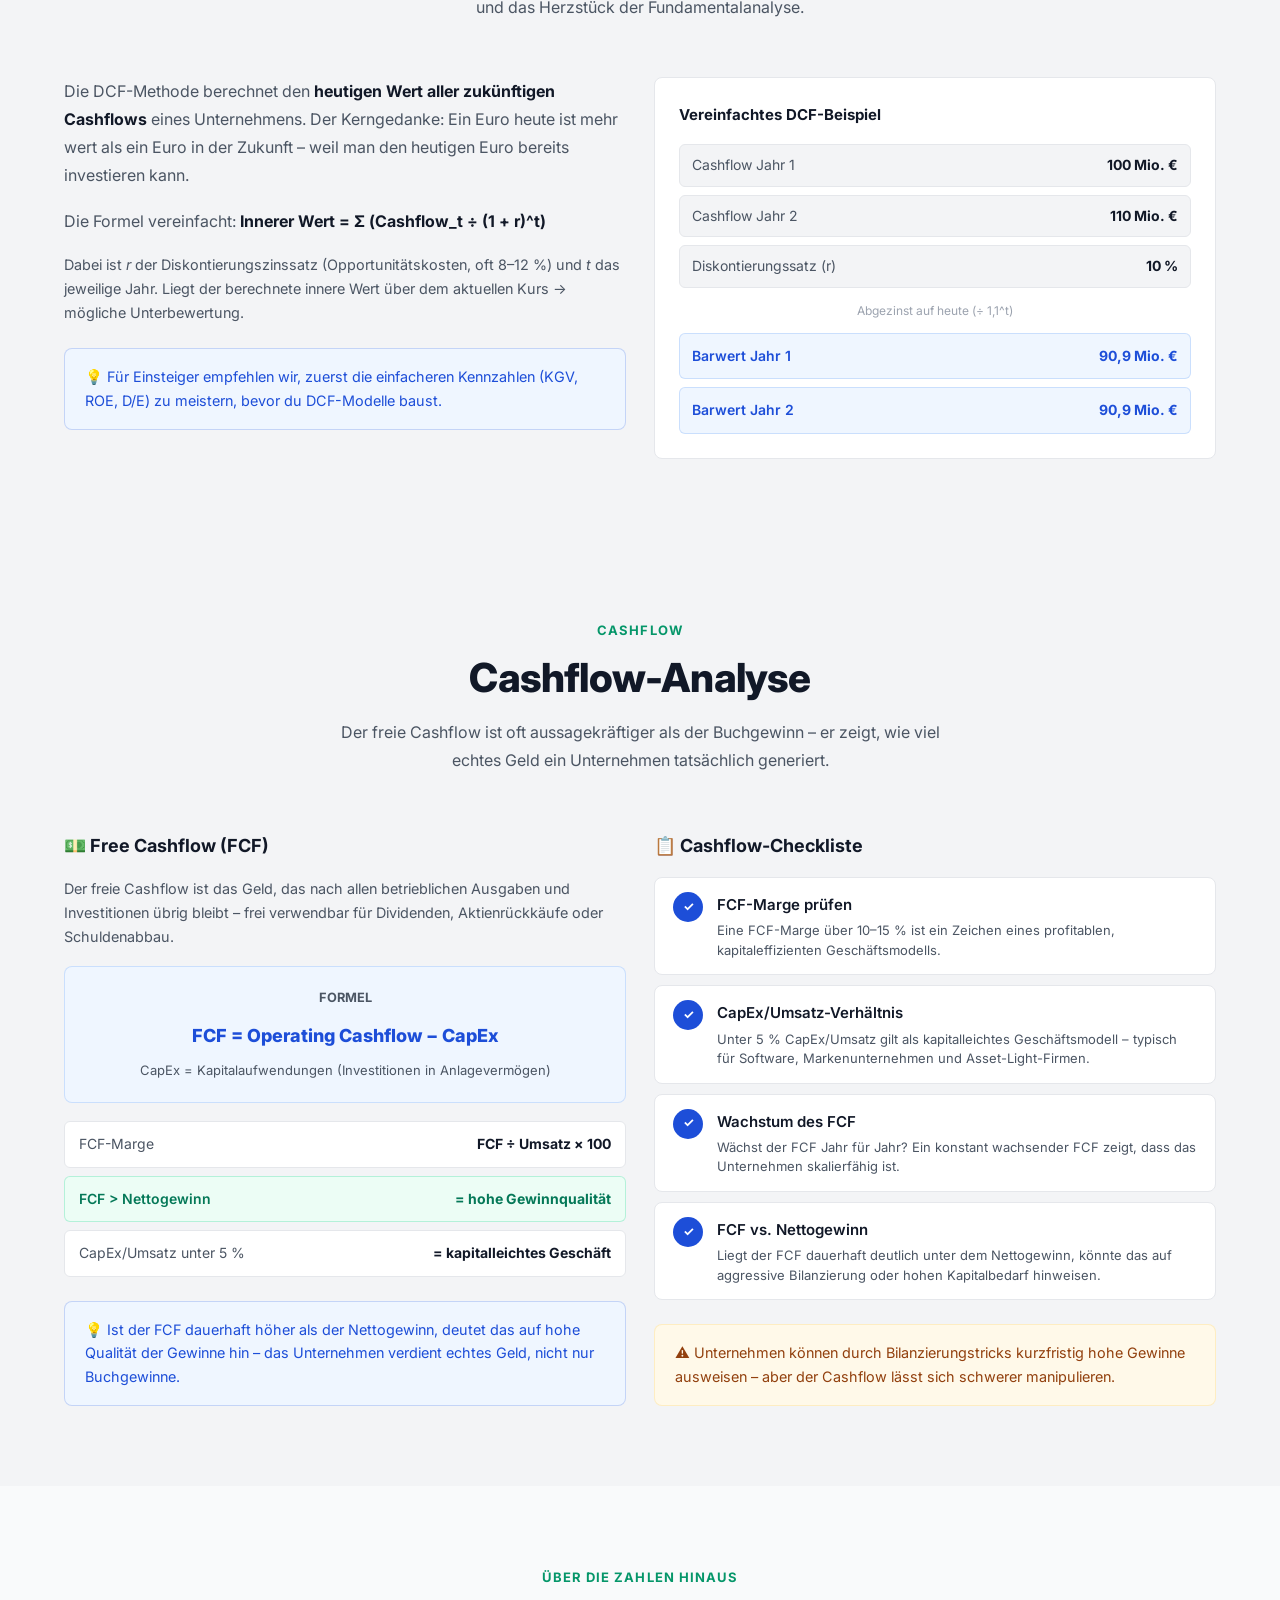
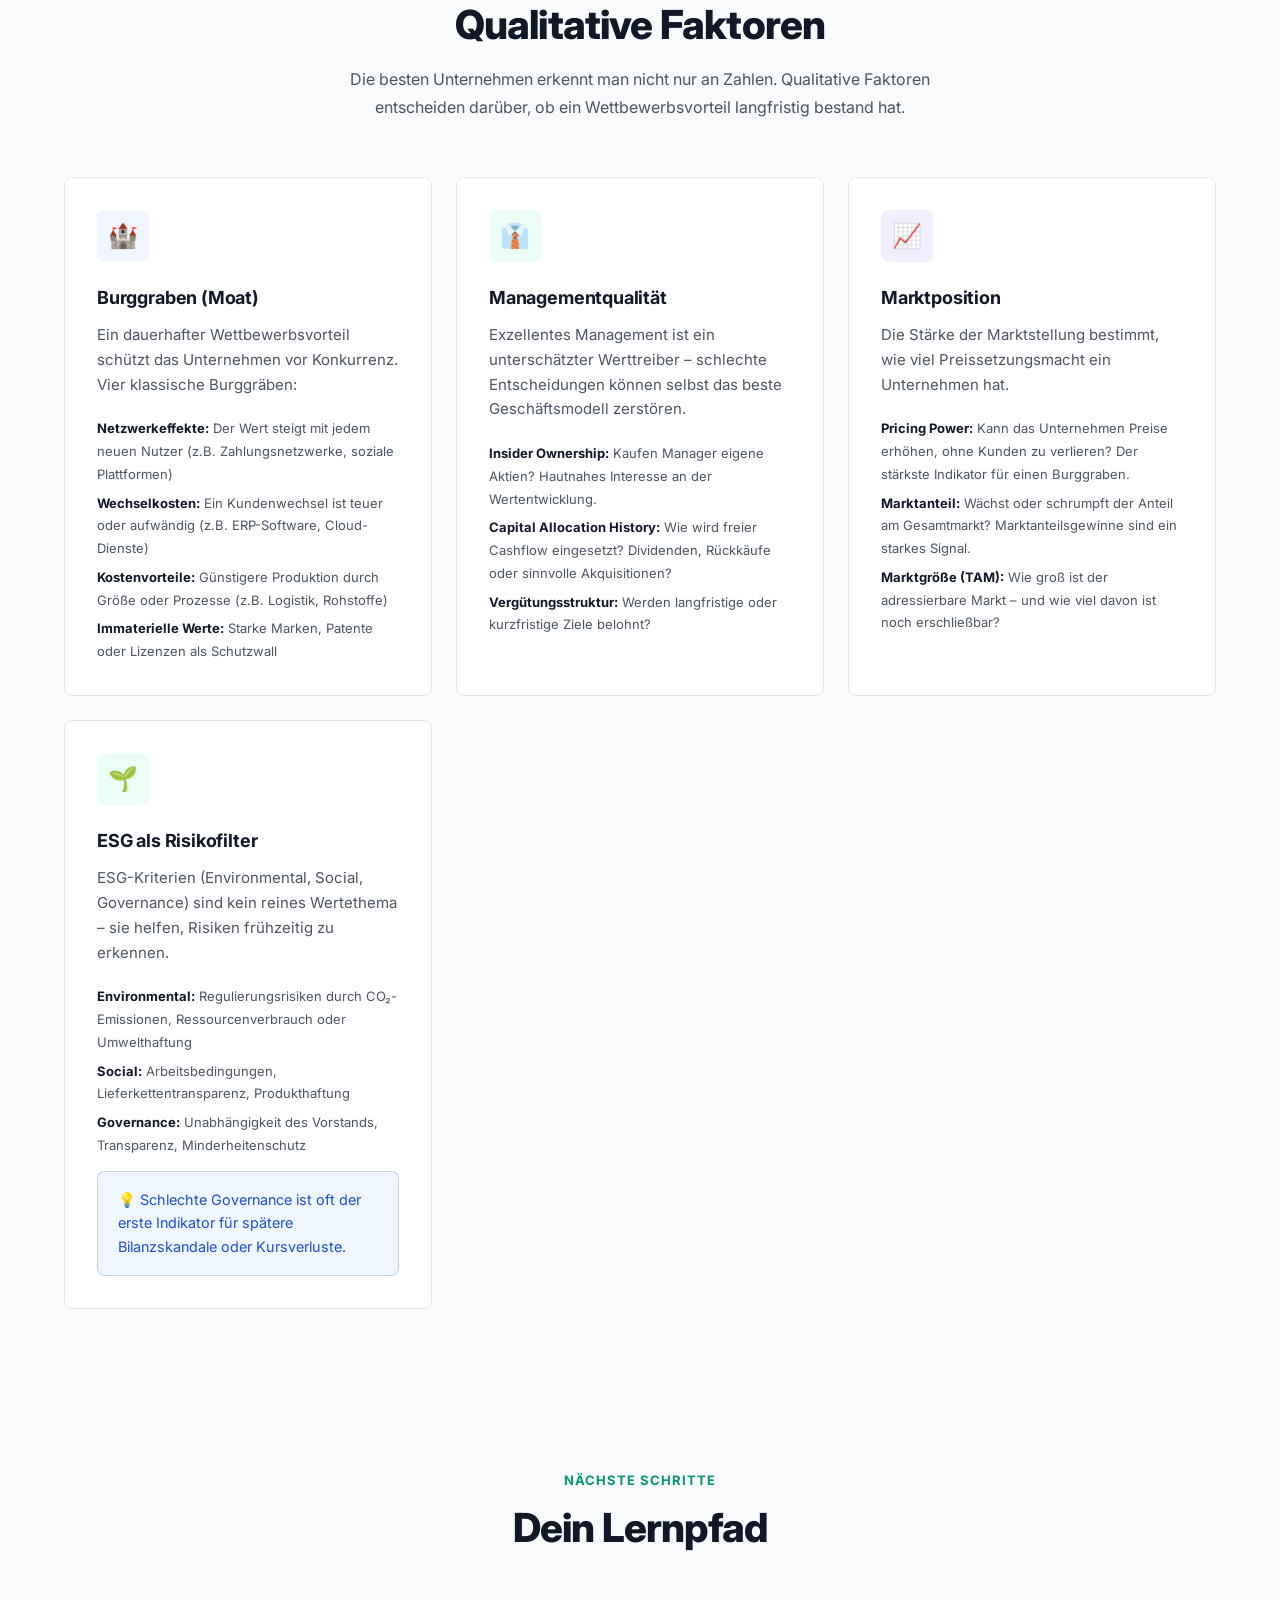
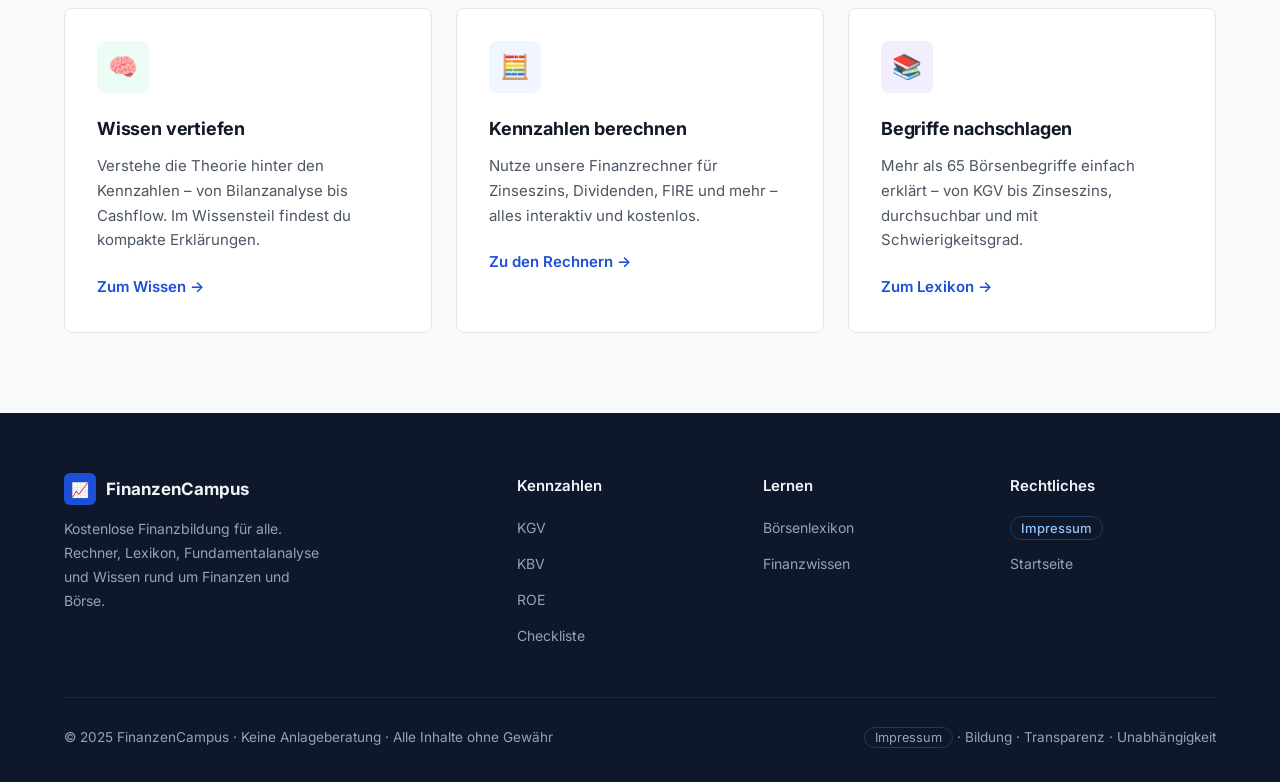
<file: fundamentalanalyse.html>
<!DOCTYPE html>
<html lang="de">
<head>
  <meta charset="UTF-8">
  <meta name="viewport" content="width=device-width, initial-scale=1.0">
  <meta name="description" content="Fundamentalanalyse für Einsteiger: KGV, KBV, ROE, Dividendenrendite und mehr – lerne, Aktien wie ein Profi zu bewerten.">
  <title>Fundamentalanalyse – FinanzenCampus</title>
  <link rel="icon" href="/images/favicon.ico">
  <script>document.documentElement.setAttribute('data-theme',localStorage.getItem('fc-theme')||(window.matchMedia('(prefers-color-scheme:dark)').matches?'dark':'light'))</script>
  <link rel="stylesheet" href="/css/style.css">
</head>
<body>
<nav>
  <div class="nav-container">
    <a href="/index.html" class="nav-logo">
      
      <div class="nav-logo-fallback">📈</div>
      <span>FinanzenCampus</span>
    </a>
    <ul class="nav-links">
      <li><a href="/index.html">Startseite</a></li>
      <li><a href="/rechner.html">Rechner</a></li>
      <li><a href="/aktienanalyse.html">Aktien</a></li>
      <li><a href="/fundamentalanalyse.html" class="active">Analyse</a></li>
      <li><a href="/lexikon.html">Lexikon</a></li>
      <li><a href="/wissen.html">Wissen</a></li>
      <li><a href="/blog.html">Blog</a></li>
    </ul>
    <div class="nav-actions">
      <button class="theme-btn" onclick="toggleTheme()" title="Erscheinungsbild" aria-label="Dark Mode">
        <svg class="th-icon moon" viewBox="0 0 24 24"><path d="M21 12.79A9 9 0 1 1 11.21 3 7 7 0 0 0 21 12.79z"/></svg>
        <svg class="th-icon sun" viewBox="0 0 24 24" fill="currentColor"><path d="M12 7a5 5 0 1 0 0 10A5 5 0 0 0 12 7zm0-5a1 1 0 0 1 1 1v2a1 1 0 1 1-2 0V3a1 1 0 0 1 1-1zm0 16a1 1 0 0 1 1 1v2a1 1 0 1 1-2 0v-2a1 1 0 0 1 1-1zm9-9a1 1 0 1 1 0 2h-2a1 1 0 1 1 0-2h2zM5 12a1 1 0 0 1-1 1H2a1 1 0 1 1 0-2h2a1 1 0 0 1 1 1zm12.66-5.66a1 1 0 0 1 0 1.42l-1.42 1.41a1 1 0 1 1-1.41-1.41l1.41-1.42a1 1 0 0 1 1.42 0zm-11.9 11.9a1 1 0 0 1 0 1.41L4.34 21.07a1 1 0 0 1-1.41-1.41l1.41-1.42a1 1 0 0 1 1.42 0zm11.9 1.41a1 1 0 0 1-1.41 0l-1.42-1.41a1 1 0 1 1 1.41-1.42l1.42 1.42a1 1 0 0 1 0 1.41zM5.76 5.76a1 1 0 0 1-1.42 0L2.93 4.34a1 1 0 0 1 1.41-1.41l1.42 1.41a1 1 0 0 1 0 1.42z"/></svg>
      </button>
      <button class="hamburger" onclick="toggleMenu()" aria-label="Menü"><span></span><span></span><span></span></button>
    </div>
  </div>
</nav>
<div class="mobile-menu" id="mobileMenu"><ul>
  <li><a href="/index.html">Startseite</a></li><li><a href="/rechner.html">Rechner</a></li>
  <li><a href="/aktienanalyse.html">Aktien</a></li>
  <li><a href="/fundamentalanalyse.html">Analyse</a></li><li><a href="/lexikon.html">Lexikon</a></li>
  <li><a href="/wissen.html">Wissen</a></li>
      <li><a href="/blog.html">Blog</a></li>
</ul></div>

<div class="page-hero">
  <div class="container">
    <h1>🔬 Fundamentalanalyse</h1>
    <p>Lerne, den inneren Wert eines Unternehmens zu bestimmen – mit den wichtigsten Kennzahlen, einer Aktien-Checkliste und interaktiven Rechnern.</p>
  </div>
</div>

<!-- WAS IST FUNDAMENTALANALYSE -->
<section class="section">
  <div class="container">
    <div class="text-2col">
      <div>
        <span class="section-label">Grundlagen</span>
        <h2 class="section-title" style="text-align:left;max-width:none">Was ist Fundamentalanalyse?</h2>
        <p style="color:var(--text-muted);font-size:1rem;line-height:1.75;margin-bottom:18px">
          Fundamentalanalyse bedeutet, ein Unternehmen wie ein Geschäftsmann zu betrachten – nicht wie ein Spekulant. Du analysierst das Geschäftsmodell, die Finanzkennzahlen und das Wachstumspotenzial, um zu entscheiden, ob eine Aktie <strong style="color:var(--text-strong)">günstig, fair oder teuer</strong> bewertet ist.
        </p>
        <p style="color:var(--text-muted);font-size:1rem;line-height:1.75;margin-bottom:24px">
          Das Ziel ist der <strong style="color:var(--text-strong)">innere Wert (Intrinsic Value)</strong>: Was ist das Unternehmen wirklich wert? Liegt der aktuelle Börsenkurs darunter, ist die Aktie potenziell unterbewertet – und könnte eine Kaufgelegenheit sein.
        </p>
        <div class="info-box info-blue">
          💡 <strong>Warren Buffett</strong> (sinngemäß): „Investiere nie in ein Unternehmen, dessen Geschäft du nicht verstehst."
        </div>
      </div>
      <div>
        <div style="background:var(--bg-muted);border:1px solid var(--border);border-radius:var(--radius-lg);padding:28px">
          <h3 style="font-size:1rem;font-weight:700;color:var(--text-strong);margin-bottom:18px">Fundamentalanalyse vs. Technische Analyse</h3>
          <div style="display:flex;flex-direction:column;gap:12px">
            <div style="padding:14px;background:var(--primary-subtle);border-radius:var(--radius-sm);border:1px solid rgba(59,130,246,.2)">
              <div style="font-weight:700;color:var(--primary);font-size:.875rem;margin-bottom:6px">🔬 Fundamentalanalyse</div>
              <ul style="list-style:none;font-size:.8125rem;color:var(--text-muted);display:flex;flex-direction:column;gap:4px">
                <li>✓ Bewertet das Unternehmen (Was ist es wert?)</li>
                <li>✓ Langfristiger Horizont (1–10+ Jahre)</li>
                <li>✓ Basiert auf Finanzkennzahlen</li>
                <li>✓ Für Value und Growth Investing</li>
              </ul>
            </div>
            <div style="padding:14px;background:var(--bg-card);border-radius:var(--radius-sm);border:1px solid var(--border)">
              <div style="font-weight:700;color:var(--text-muted);font-size:.875rem;margin-bottom:6px">📊 Technische Analyse</div>
              <ul style="list-style:none;font-size:.8125rem;color:var(--text-muted);display:flex;flex-direction:column;gap:4px">
                <li>• Bewertet den Kursverlauf (Wohin geht der Kurs?)</li>
                <li>• Kurzfristiger Horizont (Tage–Monate)</li>
                <li>• Basiert auf Charts & Mustern</li>
                <li>• Für Trading und Market Timing</li>
              </ul>
            </div>
          </div>
        </div>
      </div>
    </div>
  </div>
</section>

<!-- DIE 7 WICHTIGSTEN KENNZAHLEN -->
<section class="section section-alt" id="kennzahlen">
  <div class="container">
    <div class="section-header">
      <span class="section-label">Kennzahlen</span>
      <h2 class="section-title">Die 7 wichtigsten Kennzahlen</h2>
      <p class="section-desc">Diese Kennzahlen bilden das Fundament jeder Aktienanalyse. Kein Profi kauft eine Aktie, ohne zumindest einige davon zu prüfen.</p>
    </div>
    <div class="kpi-grid">

      <div class="kpi-card" id="kgv">
        <span class="kpi-icon">📐</span>
        <div class="kpi-label">Bewertung</div>
        <div class="kpi-name">KGV</div>
        <div class="kpi-full">Kurs-Gewinn-Verhältnis (P/E Ratio)</div>
        <div class="kpi-desc">Das KGV zeigt, wie viele Jahre ein Unternehmen bei aktuellem Gewinn braucht, um seinen Börsenwert zu verdienen. <strong>KGV = Aktienkurs ÷ Gewinn je Aktie.</strong> Ein niedriges KGV kann auf Unterbewertung hindeuten – oder auf Probleme.</div>
        <div class="kpi-ranges">
          <div class="kpi-range range-good">✓ &lt;15 – Möglicherweise günstig (Value)</div>
          <div class="kpi-range range-mid">~ 15–25 – Fair bewertet für stabile Unternehmen</div>
          <div class="kpi-range range-bad">✗ &gt;30 – Teuer (nur bei hohem Wachstum ok)</div>
        </div>
      </div>

      <div class="kpi-card">
        <span class="kpi-icon">📚</span>
        <div class="kpi-label">Bewertung</div>
        <div class="kpi-name">KBV</div>
        <div class="kpi-full">Kurs-Buchwert-Verhältnis (P/B Ratio)</div>
        <div class="kpi-desc">Vergleicht den Börsenwert mit dem bilanziellen Eigenkapital. <strong>KBV = Aktienkurs ÷ Buchwert je Aktie.</strong> KBV unter 1 bedeutet: die Aktie ist günstiger als das Eigenkapital des Unternehmens. Oft genutzt bei Banken und Industrieunternehmen.</div>
        <div class="kpi-ranges">
          <div class="kpi-range range-good">✓ &lt;1 – Möglicherweise stark unterbewertet</div>
          <div class="kpi-range range-mid">~ 1–3 – Normal für reife Unternehmen</div>
          <div class="kpi-range range-bad">✗ &gt;5 – Sehr teuer (ggf. nur bei Qualität ok)</div>
        </div>
      </div>

      <div class="kpi-card">
        <span class="kpi-icon">💹</span>
        <div class="kpi-label">Bewertung</div>
        <div class="kpi-name">KUV</div>
        <div class="kpi-full">Kurs-Umsatz-Verhältnis (P/S Ratio)</div>
        <div class="kpi-desc">Setzt den Börsenwert ins Verhältnis zum Jahresumsatz. <strong>KUV = Marktkapitalisierung ÷ Jahresumsatz.</strong> Besonders nützlich für Wachstumsunternehmen, die noch keinen Gewinn machen. Je niedriger, desto günstiger relativ zum Umsatz.</div>
        <div class="kpi-ranges">
          <div class="kpi-range range-good">✓ &lt;2 – Günstig (für stabile Branchen)</div>
          <div class="kpi-range range-mid">~ 2–5 – Akzeptabel für Wachstumsunternehmen</div>
          <div class="kpi-range range-bad">✗ &gt;10 – Sehr teuer, hohes Wachstum nötig</div>
        </div>
      </div>

      <div class="kpi-card" id="roe">
        <span class="kpi-icon">⚙️</span>
        <div class="kpi-label">Profitabilität</div>
        <div class="kpi-name">ROE</div>
        <div class="kpi-full">Eigenkapitalrendite (Return on Equity)</div>
        <div class="kpi-desc">Misst, wie effizient ein Unternehmen das Kapital seiner Aktionäre einsetzt. <strong>ROE = Jahresgewinn ÷ Eigenkapital × 100.</strong> Ein hoher ROE über viele Jahre ist ein Zeichen eines hervorragenden Geschäftsmodells mit Wettbewerbsvorteil.</div>
        <div class="kpi-ranges">
          <div class="kpi-range range-good">✓ &gt;20 % – Ausgezeichnet (Burggraben)</div>
          <div class="kpi-range range-mid">~ 10–20 % – Solide, branchenüblich</div>
          <div class="kpi-range range-bad">✗ &lt;10 % – Schwach oder kapitalintensiv</div>
        </div>
      </div>

      <div class="kpi-card">
        <span class="kpi-icon">🪙</span>
        <div class="kpi-label">Ertrag</div>
        <div class="kpi-name">Div.-Rendite</div>
        <div class="kpi-full">Dividendenrendite</div>
        <div class="kpi-desc">Der Anteil der jährlichen Dividende am aktuellen Aktienkurs. <strong>Div.-Rendite = Dividende je Aktie ÷ Aktienkurs × 100.</strong> Eine hohe Dividendenrendite kann attraktiv sein – aber auch auf Probleme hinweisen, wenn der Kurs gefallen ist.</div>
        <div class="kpi-ranges">
          <div class="kpi-range range-good">✓ 2–5 % – Attraktiv und nachhaltig</div>
          <div class="kpi-range range-mid">~ 1–2 % – Moderat (Wachstumsfokus)</div>
          <div class="kpi-range range-bad">✗ &gt;7 % – Warnsignal: Div.-Kürzung möglich</div>
        </div>
      </div>

      <div class="kpi-card">
        <span class="kpi-icon">🏗️</span>
        <div class="kpi-label">Bewertung</div>
        <div class="kpi-name">EV/EBITDA</div>
        <div class="kpi-full">Enterprise Value / EBITDA</div>
        <div class="kpi-desc">Eine kapitalstrukturunabhängige Bewertungskennzahl. <strong>EV = Marktkapitalisierung + Schulden − Cash.</strong> Besonders nützlich zum Vergleich von Unternehmen mit unterschiedlich hoher Verschuldung. Verbreitet bei M&A-Transaktionen.</div>
        <div class="kpi-ranges">
          <div class="kpi-range range-good">✓ &lt;10 – Günstig (zyklische Branchen)</div>
          <div class="kpi-range range-mid">~ 10–20 – Normal für stabile Unternehmen</div>
          <div class="kpi-range range-bad">✗ &gt;30 – Sehr ambitioniert bewertet</div>
        </div>
      </div>

      <div class="kpi-card">
        <span class="kpi-icon">⚖️</span>
        <div class="kpi-label">Risiko</div>
        <div class="kpi-name">Verschuldung</div>
        <div class="kpi-full">Debt-to-Equity Ratio</div>
        <div class="kpi-desc">Misst das Verhältnis von Fremd- zu Eigenkapital. <strong>D/E = Gesamtverschuldung ÷ Eigenkapital.</strong> Hohe Verschuldung erhöht das finanzielle Risiko, besonders in Krisenzeiten. In kapitalintensiven Branchen (z.B. Immobilien) sind höhere Werte normal.</div>
        <div class="kpi-ranges">
          <div class="kpi-range range-good">✓ &lt;0,5 – Konservativ finanziert</div>
          <div class="kpi-range range-mid">~ 0,5–1,5 – Üblich, je nach Branche</div>
          <div class="kpi-range range-bad">✗ &gt;2,0 – Hohes Verschuldungsrisiko</div>
        </div>
      </div>

      <!-- placeholder to keep grid even -->
      <div class="kpi-card" style="background:var(--bg-alt)">
        <span class="kpi-icon">📋</span>
        <div class="kpi-label">Merke</div>
        <div class="kpi-name" style="font-size:.875rem;line-height:1.5;margin-bottom:10px">Keine Kennzahl allein reicht</div>
        <div class="kpi-desc">Immer mehrere Kennzahlen kombinieren. Eine günstige Aktie mit schlechtem Geschäftsmodell ist keine gute Investition. Kontext und Branche sind entscheidend.</div>
        <div class="info-box info-green" style="margin-top:14px">
          ✓ Vergleiche immer mit Branchenkollegen (Peers)
        </div>
      </div>

    </div>
  </div>
</section>

<!-- MINI-RECHNER -->
<section class="section">
  <div class="container">
    <div class="section-header">
      <span class="section-label">Interaktiv</span>
      <h2 class="section-title">Kennzahlen selbst berechnen</h2>
      <p class="section-desc">Gib die Zahlen eines Unternehmens ein – die Rechner erledigen den Rest.</p>
    </div>
    <div class="mini-calc">
      <div class="mini-calc-grid">
        <!-- KGV Rechner -->
        <div>
          <h3>📐 KGV-Rechner</h3>
          <div class="form-group" style="margin-top:16px"><label>Aktienkurs (€)</label><input type="number" id="mc-kurs" value="120" min="0" step="0.01" oninput="calcMiniKGV()"></div>
          <div class="form-group"><label>Gewinn je Aktie / EPS (€)</label><input type="number" id="mc-eps" value="6.50" min="0" step="0.01" oninput="calcMiniKGV()"></div>
          <div class="mini-result" id="mc-kgv-result">
            <div class="mrl">KGV</div>
            <div class="mrv" id="mc-kgv-val">–</div>
            <div style="font-size:.8rem;color:var(--text-muted);margin-top:6px" id="mc-kgv-hint"></div>
          </div>
        </div>
        <!-- Div-Rendite Rechner -->
        <div>
          <h3>🪙 Dividendenrendite-Rechner</h3>
          <div class="form-group" style="margin-top:16px"><label>Aktienkurs (€)</label><input type="number" id="mc-kurs2" value="80" min="0" step="0.01" oninput="calcMiniDiv()"></div>
          <div class="form-group"><label>Dividende je Aktie (€)</label><input type="number" id="mc-div" value="2.80" min="0" step="0.01" oninput="calcMiniDiv()"></div>
          <div class="mini-result" id="mc-div-result">
            <div class="mrl">Dividendenrendite</div>
            <div class="mrv" id="mc-div-val">–</div>
            <div style="font-size:.8rem;color:var(--text-muted);margin-top:6px" id="mc-div-hint"></div>
          </div>
        </div>
        <!-- ROE Rechner -->
        <div>
          <h3>⚙️ ROE-Rechner</h3>
          <div class="form-group" style="margin-top:16px"><label>Jahresgewinn (Mio. €)</label><input type="number" id="mc-gewinn" value="500" min="0" step="1" oninput="calcMiniROE()"></div>
          <div class="form-group"><label>Eigenkapital (Mio. €)</label><input type="number" id="mc-ek" value="2000" min="0" step="1" oninput="calcMiniROE()"></div>
          <div class="mini-result" id="mc-roe-result">
            <div class="mrl">Eigenkapitalrendite (ROE)</div>
            <div class="mrv" id="mc-roe-val">–</div>
            <div style="font-size:.8rem;color:var(--text-muted);margin-top:6px" id="mc-roe-hint"></div>
          </div>
        </div>
        <!-- KBV Rechner -->
        <div>
          <h3>📚 KBV-Rechner</h3>
          <div class="form-group" style="margin-top:16px"><label>Aktienkurs (€)</label><input type="number" id="mc-kurs3" value="45" min="0" step="0.01" oninput="calcMiniKBV()"></div>
          <div class="form-group"><label>Buchwert je Aktie (€)</label><input type="number" id="mc-bw" value="30" min="0" step="0.01" oninput="calcMiniKBV()"></div>
          <div class="mini-result" id="mc-kbv-result">
            <div class="mrl">KBV</div>
            <div class="mrv" id="mc-kbv-val">–</div>
            <div style="font-size:.8rem;color:var(--text-muted);margin-top:6px" id="mc-kbv-hint"></div>
          </div>
        </div>
      </div>
    </div>
  </div>
</section>

<!-- BILANZ EINFACH ERKLÄRT -->
<section class="section section-alt">
  <div class="container">
    <div class="section-header">
      <span class="section-label">Bilanzanalyse</span>
      <h2 class="section-title">Bilanz & GuV einfach erklärt</h2>
      <p class="section-desc">Eine Bilanz ist das Fundament der Fundamentalanalyse – sie zeigt, was ein Unternehmen besitzt und wie es finanziert ist.</p>
    </div>
    <div class="text-2col">
      <div>
        <h3 style="font-size:1.125rem;font-weight:700;color:var(--text-strong);margin-bottom:16px">📊 Die Bilanz</h3>
        <p style="font-size:.9rem;color:var(--text-muted);line-height:1.65;margin-bottom:18px">
          Eine Bilanz ist eine Momentaufnahme des Unternehmens zu einem Stichtag. Sie besteht immer aus zwei gleich großen Seiten: <strong style="color:var(--text-strong)">Aktiva = Passiva</strong>.
        </p>
        <div class="bilanz-grid">
          <div class="bilanz-side bilanz-aktiva">
            <h4>AKTIVA (Vermögen)</h4>
            <div class="bilanz-row"><span>Anlagevermögen</span><span class="bilanz-val">300 Mio.</span></div>
            <div class="bilanz-row"><span>Umlaufvermögen</span><span class="bilanz-val">150 Mio.</span></div>
            <div class="bilanz-row"><span>Cash &amp; Äquivalente</span><span class="bilanz-val">50 Mio.</span></div>
            <div class="bilanz-row"><span><strong>Summe Aktiva</strong></span><span class="bilanz-val">500 Mio.</span></div>
          </div>
          <div class="bilanz-side bilanz-passiva">
            <h4>PASSIVA (Finanzierung)</h4>
            <div class="bilanz-row"><span>Eigenkapital</span><span class="bilanz-val green">200 Mio.</span></div>
            <div class="bilanz-row"><span>Langfr. Schulden</span><span class="bilanz-val">180 Mio.</span></div>
            <div class="bilanz-row"><span>Kurzfr. Verbindl.</span><span class="bilanz-val">120 Mio.</span></div>
            <div class="bilanz-row"><span><strong>Summe Passiva</strong></span><span class="bilanz-val">500 Mio.</span></div>
          </div>
        </div>
        <div class="info-box info-blue mt-6">
          💡 <strong>D/E-Ratio:</strong> Schulden (300 Mio.) ÷ Eigenkapital (200 Mio.) = <strong>1,5</strong> – solide, aber beachte die Branche.
        </div>
      </div>
      <div>
        <h3 style="font-size:1.125rem;font-weight:700;color:var(--text-strong);margin-bottom:16px">📋 Die Gewinn- und Verlustrechnung (GuV)</h3>
        <p style="font-size:.9rem;color:var(--text-muted);line-height:1.65;margin-bottom:18px">
          Die GuV zeigt, wie viel ein Unternehmen in einem Zeitraum verdient und ausgegeben hat – sie erklärt, wie der Gewinn entstanden ist.
        </p>
        <div style="display:flex;flex-direction:column;gap:6px">
          <div style="display:flex;justify-content:space-between;padding:10px 14px;background:var(--bg-card);border:1px solid var(--border);border-radius:var(--radius-sm);font-size:.875rem">
            <span style="color:var(--text-muted)">Umsatz (Revenue)</span>
            <strong style="color:var(--text-strong)">1.000 Mio. €</strong>
          </div>
          <div style="text-align:center;font-size:.75rem;color:var(--text-faint)">− Herstellungskosten</div>
          <div style="display:flex;justify-content:space-between;padding:10px 14px;background:var(--bg-card);border:1px solid var(--border);border-radius:var(--radius-sm);font-size:.875rem">
            <span style="color:var(--text-muted)">Bruttogewinn</span>
            <strong style="color:var(--text-strong)">400 Mio. €</strong>
          </div>
          <div style="text-align:center;font-size:.75rem;color:var(--text-faint)">− Betriebs-/Vertriebskosten</div>
          <div style="display:flex;justify-content:space-between;padding:10px 14px;background:var(--bg-card);border:1px solid var(--border);border-radius:var(--radius-sm);font-size:.875rem">
            <span style="color:var(--text-muted)">EBIT (Betriebsgewinn)</span>
            <strong style="color:var(--text-strong)">180 Mio. €</strong>
          </div>
          <div style="text-align:center;font-size:.75rem;color:var(--text-faint)">− Zinsen − Steuern</div>
          <div style="display:flex;justify-content:space-between;padding:12px 14px;background:var(--accent-subtle);border:1px solid rgba(52,211,153,.3);border-radius:var(--radius-sm);font-size:.9375rem">
            <span style="color:var(--accent-dark);font-weight:600">Nettogewinn</span>
            <strong style="color:var(--accent-dark)">120 Mio. €</strong>
          </div>
        </div>
        <div class="info-box info-green mt-6">
          📈 Nettomarge = 120 ÷ 1.000 = <strong>12 %</strong> – von jedem Euro Umsatz bleiben 12 Cent Gewinn übrig.
        </div>
      </div>
    </div>
  </div>
</section>

<!-- CHECKLISTE -->
<section class="section" id="checkliste">
  <div class="container">
    <div class="section-header">
      <span class="section-label">Vor dem Kauf</span>
      <h2 class="section-title">10-Punkte Aktien-Checkliste</h2>
      <p class="section-desc">Prüfe diese 10 Punkte, bevor du eine Aktie kaufst. Kein Profi kauft blind – und du solltest es auch nicht.</p>
    </div>
    <div class="checklist">
      <div class="checklist-item">
        <div class="cl-num">1</div>
        <div class="cl-text"><h4>Verstehe das Geschäftsmodell</h4><p>Kannst du in 30 Sekunden erklären, womit das Unternehmen Geld verdient? Wenn nicht, kaufe es nicht.</p></div>
      </div>
      <div class="checklist-item">
        <div class="cl-num">2</div>
        <div class="cl-text"><h4>Prüfe den Wettbewerbsvorteil (Burggraben)</h4><p>Hat das Unternehmen einen dauerhaften Vorteil? Marke, Patente, Netzwerkeffekte, Kostenführerschaft oder Wechselkosten?</p></div>
      </div>
      <div class="checklist-item">
        <div class="cl-num">3</div>
        <div class="cl-text"><h4>Analysiere das Umsatz- und Gewinnwachstum</h4><p>Wächst der Umsatz in den letzten 5 Jahren konstant? Ist der Gewinn stetig gestiegen, oder schwankt er stark?</p></div>
      </div>
      <div class="checklist-item">
        <div class="cl-num">4</div>
        <div class="cl-text"><h4>Überprüfe die Profitabilität (ROE, Nettomarge)</h4><p>ROE über 15–20 % (solide bis ausgezeichnet)? Nettomarge über 10 %? Das zeigt ein effizientes, wirtschaftlich starkes Unternehmen.</p></div>
      </div>
      <div class="checklist-item">
        <div class="cl-num">5</div>
        <div class="cl-text"><h4>Bewerte die Verschuldung</h4><p>Ist der Verschuldungsgrad (D/E) angemessen für die Branche? Kann das Unternehmen seine Schulden komfortabel bedienen?</p></div>
      </div>
      <div class="checklist-item">
        <div class="cl-num">6</div>
        <div class="cl-text"><h4>Analyse den Cashflow</h4><p>Ist der operative Cashflow positiv und wächst er? Freier Cashflow (FCF) ist oft aussagekräftiger als der Buchgewinn.</p></div>
      </div>
      <div class="checklist-item">
        <div class="cl-num">7</div>
        <div class="cl-text"><h4>Prüfe die Bewertungskennzahlen</h4><p>KGV, KBV und EV/EBITDA im Branchenvergleich: Ist die Aktie fair, günstig oder teuer bewertet? Warum?</p></div>
      </div>
      <div class="checklist-item">
        <div class="cl-num">8</div>
        <div class="cl-text"><h4>Beurteile das Management</h4><p>Handelt das Management im Interesse der Aktionäre? Insider-Käufe, Kapitalallokation, Vergütungsstruktur – all das zählt.</p></div>
      </div>
      <div class="checklist-item">
        <div class="cl-num">9</div>
        <div class="cl-text"><h4>Analysiere Risiken und Branchentrends</h4><p>Was sind die größten Risiken? Disruption, Regulierung, Rohstoffpreise, Kundenverlust? Bist du bereit, diese zu tragen?</p></div>
      </div>
      <div class="checklist-item">
        <div class="cl-num">10</div>
        <div class="cl-text"><h4>Definiere deinen fairen Wert und Einstiegskurs</h4><p>Was ist das Unternehmen für dich wert? Kaufe nur mit einer Sicherheitsmarge (Margin of Safety) – mindestens 20–30 % unter deinem fairen Wert.</p></div>
      </div>
    </div>
    <div class="info-box info-yellow mt-8">
      ⚠️ <strong>Hinweis:</strong> Diese Checkliste dient der Bildung und ist keine Anlageberatung. Vergangene Zahlen garantieren keine zukünftige Performance.
    </div>
  </div>
</section>

<!-- DCF GRUNDKONZEPT -->
<section class="section section-alt">
  <div class="container">
    <div class="section-header">
      <span class="section-label">Fortgeschritten</span>
      <h2 class="section-title">Discounted Cashflow (DCF) – das Grundprinzip</h2>
      <p class="section-desc">Der DCF ist die theoretisch sauberste Methode zur Unternehmensbewertung – und das Herzstück der Fundamentalanalyse.</p>
    </div>
    <div class="text-2col">
      <div>
        <p style="font-size:1rem;color:var(--text-muted);line-height:1.75;margin-bottom:18px">
          Die DCF-Methode berechnet den <strong style="color:var(--text-strong)">heutigen Wert aller zukünftigen Cashflows</strong> eines Unternehmens. Der Kerngedanke: Ein Euro heute ist mehr wert als ein Euro in der Zukunft – weil man den heutigen Euro bereits investieren kann.
        </p>
        <p style="font-size:1rem;color:var(--text-muted);line-height:1.75;margin-bottom:18px">
          Die Formel vereinfacht: <strong style="color:var(--text-strong)">Innerer Wert = Σ (Cashflow_t ÷ (1 + r)^t)</strong>
        </p>
        <p style="font-size:.9rem;color:var(--text-muted);line-height:1.65">
          Dabei ist <em>r</em> der Diskontierungszinssatz (Opportunitätskosten, oft 8–12 %) und <em>t</em> das jeweilige Jahr. Liegt der berechnete innere Wert über dem aktuellen Kurs → mögliche Unterbewertung.
        </p>
        <div class="info-box info-blue mt-6">
          💡 Für Einsteiger empfehlen wir, zuerst die einfacheren Kennzahlen (KGV, ROE, D/E) zu meistern, bevor du DCF-Modelle baust.
        </div>
      </div>
      <div>
        <div style="background:var(--bg-card);border:1px solid var(--border);border-radius:var(--radius-lg);padding:24px">
          <h4 style="font-size:.9375rem;font-weight:700;color:var(--text-strong);margin-bottom:16px">Vereinfachtes DCF-Beispiel</h4>
          <div style="display:flex;flex-direction:column;gap:8px;font-size:.875rem">
            <div style="display:flex;justify-content:space-between;padding:8px 12px;background:var(--bg-muted);border-radius:var(--radius-sm);border:1px solid var(--border)">
              <span style="color:var(--text-muted)">Cashflow Jahr 1</span><strong style="color:var(--text-strong)">100 Mio. €</strong>
            </div>
            <div style="display:flex;justify-content:space-between;padding:8px 12px;background:var(--bg-muted);border-radius:var(--radius-sm);border:1px solid var(--border)">
              <span style="color:var(--text-muted)">Cashflow Jahr 2</span><strong style="color:var(--text-strong)">110 Mio. €</strong>
            </div>
            <div style="display:flex;justify-content:space-between;padding:8px 12px;background:var(--bg-muted);border-radius:var(--radius-sm);border:1px solid var(--border)">
              <span style="color:var(--text-muted)">Diskontierungssatz (r)</span><strong style="color:var(--text-strong)">10 %</strong>
            </div>
            <div style="text-align:center;font-size:.75rem;color:var(--text-faint);padding:4px">Abgezinst auf heute (÷ 1,1^t)</div>
            <div style="display:flex;justify-content:space-between;padding:10px 12px;background:var(--primary-subtle);border:1px solid rgba(59,130,246,.2);border-radius:var(--radius-sm)">
              <span style="color:var(--primary);font-weight:600">Barwert Jahr 1</span><strong style="color:var(--primary)">90,9 Mio. €</strong>
            </div>
            <div style="display:flex;justify-content:space-between;padding:10px 12px;background:var(--primary-subtle);border:1px solid rgba(59,130,246,.2);border-radius:var(--radius-sm)">
              <span style="color:var(--primary);font-weight:600">Barwert Jahr 2</span><strong style="color:var(--primary)">90,9 Mio. €</strong>
            </div>
          </div>
        </div>
      </div>
    </div>
  </div>
</section>

<!-- CASHFLOW-ANALYSE -->
<section class="section section-alt" id="cashflow">
  <div class="container">
    <div class="section-header">
      <span class="section-label">Cashflow</span>
      <h2 class="section-title">Cashflow-Analyse</h2>
      <p class="section-desc">Der freie Cashflow ist oft aussagekräftiger als der Buchgewinn – er zeigt, wie viel echtes Geld ein Unternehmen tatsächlich generiert.</p>
    </div>
    <div class="text-2col">
      <div>
        <h3 style="font-size:1.125rem;font-weight:700;color:var(--text-strong);margin-bottom:16px">💵 Free Cashflow (FCF)</h3>
        <p style="font-size:.9rem;color:var(--text-muted);line-height:1.65;margin-bottom:18px">
          Der freie Cashflow ist das Geld, das nach allen betrieblichen Ausgaben und Investitionen übrig bleibt – frei verwendbar für Dividenden, Aktienrückkäufe oder Schuldenabbau.
        </p>
        <div style="background:var(--primary-subtle);border:1px solid rgba(59,130,246,.2);border-radius:var(--radius);padding:20px;margin-bottom:18px;text-align:center">
          <div style="font-size:.8rem;font-weight:700;color:var(--text-muted);text-transform:uppercase;margin-bottom:10px">Formel</div>
          <div style="font-size:1.125rem;font-weight:800;color:var(--primary)">FCF = Operating Cashflow − CapEx</div>
          <div style="font-size:.8125rem;color:var(--text-muted);margin-top:8px">CapEx = Kapitalaufwendungen (Investitionen in Anlagevermögen)</div>
        </div>
        <div style="display:flex;flex-direction:column;gap:8px">
          <div style="display:flex;justify-content:space-between;padding:10px 14px;background:var(--bg-card);border:1px solid var(--border);border-radius:var(--radius-sm);font-size:.875rem">
            <span style="color:var(--text-muted)">FCF-Marge</span>
            <strong style="color:var(--text-strong)">FCF ÷ Umsatz × 100</strong>
          </div>
          <div style="display:flex;justify-content:space-between;padding:10px 14px;background:var(--accent-subtle);border:1px solid rgba(52,211,153,.3);border-radius:var(--radius-sm);font-size:.875rem">
            <span style="color:var(--accent-dark);font-weight:600">FCF &gt; Nettogewinn</span>
            <strong style="color:var(--accent-dark)">= hohe Gewinnqualität</strong>
          </div>
          <div style="display:flex;justify-content:space-between;padding:10px 14px;background:var(--bg-card);border:1px solid var(--border);border-radius:var(--radius-sm);font-size:.875rem">
            <span style="color:var(--text-muted)">CapEx/Umsatz unter 5 %</span>
            <strong style="color:var(--text-strong)">= kapitalleichtes Geschäft</strong>
          </div>
        </div>
        <div class="info-box info-blue mt-6">
          💡 Ist der FCF dauerhaft höher als der Nettogewinn, deutet das auf hohe Qualität der Gewinne hin – das Unternehmen verdient echtes Geld, nicht nur Buchgewinne.
        </div>
      </div>
      <div>
        <h3 style="font-size:1.125rem;font-weight:700;color:var(--text-strong);margin-bottom:16px">📋 Cashflow-Checkliste</h3>
        <div class="checklist">
          <div class="checklist-item">
            <div class="cl-num">✓</div>
            <div class="cl-text"><h4>FCF-Marge prüfen</h4><p>Eine FCF-Marge über 10–15 % ist ein Zeichen eines profitablen, kapitaleffizienten Geschäftsmodells.</p></div>
          </div>
          <div class="checklist-item">
            <div class="cl-num">✓</div>
            <div class="cl-text"><h4>CapEx/Umsatz-Verhältnis</h4><p>Unter 5 % CapEx/Umsatz gilt als kapitalleichtes Geschäftsmodell – typisch für Software, Markenunternehmen und Asset-Light-Firmen.</p></div>
          </div>
          <div class="checklist-item">
            <div class="cl-num">✓</div>
            <div class="cl-text"><h4>Wachstum des FCF</h4><p>Wächst der FCF Jahr für Jahr? Ein konstant wachsender FCF zeigt, dass das Unternehmen skalierfähig ist.</p></div>
          </div>
          <div class="checklist-item">
            <div class="cl-num">✓</div>
            <div class="cl-text"><h4>FCF vs. Nettogewinn</h4><p>Liegt der FCF dauerhaft deutlich unter dem Nettogewinn, könnte das auf aggressive Bilanzierung oder hohen Kapitalbedarf hinweisen.</p></div>
          </div>
        </div>
        <div class="info-box info-yellow mt-6">
          ⚠️ Unternehmen können durch Bilanzierungstricks kurzfristig hohe Gewinne ausweisen – aber der Cashflow lässt sich schwerer manipulieren.
        </div>
      </div>
    </div>
  </div>
</section>

<!-- QUALITATIVE FAKTOREN -->
<section class="section" id="qualitative-faktoren">
  <div class="container">
    <div class="section-header">
      <span class="section-label">Über die Zahlen hinaus</span>
      <h2 class="section-title">Qualitative Faktoren</h2>
      <p class="section-desc">Die besten Unternehmen erkennt man nicht nur an Zahlen. Qualitative Faktoren entscheiden darüber, ob ein Wettbewerbsvorteil langfristig bestand hat.</p>
    </div>
    <div class="card-grid">

      <div class="card">
        <div class="card-icon icon-blue">🏰</div>
        <h3>Burggraben (Moat)</h3>
        <p>Ein dauerhafter Wettbewerbsvorteil schützt das Unternehmen vor Konkurrenz. Vier klassische Burggräben:</p>
        <ul style="list-style:none;font-size:.8125rem;color:var(--text-muted);display:flex;flex-direction:column;gap:6px;margin-top:10px">
          <li><strong style="color:var(--text-strong)">Netzwerkeffekte:</strong> Der Wert steigt mit jedem neuen Nutzer (z.B. Zahlungsnetzwerke, soziale Plattformen)</li>
          <li><strong style="color:var(--text-strong)">Wechselkosten:</strong> Ein Kundenwechsel ist teuer oder aufwändig (z.B. ERP-Software, Cloud-Dienste)</li>
          <li><strong style="color:var(--text-strong)">Kostenvorteile:</strong> Günstigere Produktion durch Größe oder Prozesse (z.B. Logistik, Rohstoffe)</li>
          <li><strong style="color:var(--text-strong)">Immaterielle Werte:</strong> Starke Marken, Patente oder Lizenzen als Schutzwall</li>
        </ul>
      </div>

      <div class="card">
        <div class="card-icon icon-green">👔</div>
        <h3>Managementqualität</h3>
        <p>Exzellentes Management ist ein unterschätzter Werttreiber – schlechte Entscheidungen können selbst das beste Geschäftsmodell zerstören.</p>
        <ul style="list-style:none;font-size:.8125rem;color:var(--text-muted);display:flex;flex-direction:column;gap:6px;margin-top:10px">
          <li><strong style="color:var(--text-strong)">Insider Ownership:</strong> Kaufen Manager eigene Aktien? Hautnahes Interesse an der Wertentwicklung.</li>
          <li><strong style="color:var(--text-strong)">Capital Allocation History:</strong> Wie wird freier Cashflow eingesetzt? Dividenden, Rückkäufe oder sinnvolle Akquisitionen?</li>
          <li><strong style="color:var(--text-strong)">Vergütungsstruktur:</strong> Werden langfristige oder kurzfristige Ziele belohnt?</li>
        </ul>
      </div>

      <div class="card">
        <div class="card-icon icon-purple">📈</div>
        <h3>Marktposition</h3>
        <p>Die Stärke der Marktstellung bestimmt, wie viel Preissetzungsmacht ein Unternehmen hat.</p>
        <ul style="list-style:none;font-size:.8125rem;color:var(--text-muted);display:flex;flex-direction:column;gap:6px;margin-top:10px">
          <li><strong style="color:var(--text-strong)">Pricing Power:</strong> Kann das Unternehmen Preise erhöhen, ohne Kunden zu verlieren? Der stärkste Indikator für einen Burggraben.</li>
          <li><strong style="color:var(--text-strong)">Marktanteil:</strong> Wächst oder schrumpft der Anteil am Gesamtmarkt? Marktanteilsgewinne sind ein starkes Signal.</li>
          <li><strong style="color:var(--text-strong)">Marktgröße (TAM):</strong> Wie groß ist der adressierbare Markt – und wie viel davon ist noch erschließbar?</li>
        </ul>
      </div>

      <div class="card">
        <div class="card-icon icon-green">🌱</div>
        <h3>ESG als Risikofilter</h3>
        <p>ESG-Kriterien (Environmental, Social, Governance) sind kein reines Wertethema – sie helfen, Risiken frühzeitig zu erkennen.</p>
        <ul style="list-style:none;font-size:.8125rem;color:var(--text-muted);display:flex;flex-direction:column;gap:6px;margin-top:10px">
          <li><strong style="color:var(--text-strong)">Environmental:</strong> Regulierungsrisiken durch CO₂-Emissionen, Ressourcenverbrauch oder Umwelthaftung</li>
          <li><strong style="color:var(--text-strong)">Social:</strong> Arbeitsbedingungen, Lieferkettentransparenz, Produkthaftung</li>
          <li><strong style="color:var(--text-strong)">Governance:</strong> Unabhängigkeit des Vorstands, Transparenz, Minderheitenschutz</li>
        </ul>
        <div class="info-box info-blue" style="margin-top:14px">
          💡 Schlechte Governance ist oft der erste Indikator für spätere Bilanzskandale oder Kursverluste.
        </div>
      </div>

    </div>
  </div>
</section>

<!-- WEITERFÜHREND -->
<section class="section">
  <div class="container">
    <div class="section-header">
      <span class="section-label">Nächste Schritte</span>
      <h2 class="section-title">Dein Lernpfad</h2>
    </div>
    <div class="card-grid">
      <div class="card">
        <div class="card-icon icon-green">🧠</div>
        <h3>Wissen vertiefen</h3>
        <p>Verstehe die Theorie hinter den Kennzahlen – von Bilanzanalyse bis Cashflow. Im Wissensteil findest du kompakte Erklärungen.</p>
        <a href="/wissen.html" class="card-link">Zum Wissen →</a>
      </div>
      <div class="card">
        <div class="card-icon icon-blue">🧮</div>
        <h3>Kennzahlen berechnen</h3>
        <p>Nutze unsere Finanzrechner für Zinseszins, Dividenden, FIRE und mehr – alles interaktiv und kostenlos.</p>
        <a href="/rechner.html" class="card-link">Zu den Rechnern →</a>
      </div>
      <div class="card">
        <div class="card-icon icon-purple">📚</div>
        <h3>Begriffe nachschlagen</h3>
        <p>Mehr als 65 Börsenbegriffe einfach erklärt – von KGV bis Zinseszins, durchsuchbar und mit Schwierigkeitsgrad.</p>
        <a href="/lexikon.html" class="card-link">Zum Lexikon →</a>
      </div>
    </div>
  </div>
</section>

<footer>
  <div class="container">
    <div class="footer-grid">
      <div class="footer-brand">
        <div class="footer-brand-name"><div class="footer-brand-icon">📈</div>FinanzenCampus</div>
        <p>Kostenlose Finanzbildung für alle. Rechner, Lexikon, Fundamentalanalyse und Wissen rund um Finanzen und Börse.</p>
      </div>
      <div class="footer-col"><h4>Kennzahlen</h4><ul class="footer-links">
        <li><a href="#kgv">KGV</a></li><li><a href="#kennzahlen">KBV</a></li>
        <li><a href="#roe">ROE</a></li><li><a href="#checkliste">Checkliste</a></li>
      </ul></div>
      <div class="footer-col"><h4>Lernen</h4><ul class="footer-links">
        <li><a href="/lexikon.html">Börsenlexikon</a></li>
        <li><a href="/wissen.html">Finanzwissen</a></li>
      </ul></div>
      <div class="footer-col"><h4>Rechtliches</h4><ul class="footer-links">
        <li><a href="/impressum.html">Impressum</a></li>
        <li><a href="/index.html">Startseite</a></li>
      </ul></div>
    </div>
    <div class="footer-bottom">
      <span>© 2025 FinanzenCampus · Keine Anlageberatung · Alle Inhalte ohne Gewähr</span>
      <span><a href="/impressum.html" style="color:inherit;text-decoration:none">Impressum</a> · Bildung · Transparenz · Unabhängigkeit</span>
    </div>
  </div>
</footer>

<script src="/js/app.js"></script>
<script>
function calcMiniKGV(){
  const k = parseFloat(document.getElementById('mc-kurs').value)||0;
  const e = parseFloat(document.getElementById('mc-eps').value)||0;
  if(!k||!e){document.getElementById('mc-kgv-val').textContent='–';return;}
  const kgv = k/e;
  document.getElementById('mc-kgv-val').textContent = kgv.toFixed(1).replace('.',',');
  const h = kgv<15?'✓ Möglicherweise günstig':kgv<25?'~ Fair bewertet':'⚠ Teuer bewertet';
  document.getElementById('mc-kgv-hint').textContent = h;
}
function calcMiniDiv(){
  const k = parseFloat(document.getElementById('mc-kurs2').value)||0;
  const d = parseFloat(document.getElementById('mc-div').value)||0;
  if(!k||!d){document.getElementById('mc-div-val').textContent='–';return;}
  const r = (d/k*100);
  document.getElementById('mc-div-val').textContent = r.toFixed(2).replace('.',',')+' %';
  const h = r>7?'⚠ Sehr hoch – Warnsignal prüfen':r>2?'✓ Attraktiv und nachhaltig':'~ Moderat';
  document.getElementById('mc-div-hint').textContent = h;
}
function calcMiniROE(){
  const g = parseFloat(document.getElementById('mc-gewinn').value)||0;
  const e = parseFloat(document.getElementById('mc-ek').value)||0;
  if(!g||!e){document.getElementById('mc-roe-val').textContent='–';return;}
  const r = (g/e*100);
  document.getElementById('mc-roe-val').textContent = r.toFixed(1).replace('.',',')+' %';
  const h = r>20?'✓ Ausgezeichnet':r>10?'~ Solide':'⚠ Unterdurchschnittlich';
  document.getElementById('mc-roe-hint').textContent = h;
}
function calcMiniKBV(){
  const k = parseFloat(document.getElementById('mc-kurs3').value)||0;
  const b = parseFloat(document.getElementById('mc-bw').value)||0;
  if(!k||!b){document.getElementById('mc-kbv-val').textContent='–';return;}
  const r = k/b;
  document.getElementById('mc-kbv-val').textContent = r.toFixed(2).replace('.',',');
  const h = r<1?'✓ Unter Buchwert (mögliche Unterbewertung)':r<3?'~ Normal':r<5?'~ Etwas teuer':'⚠ Sehr teuer';
  document.getElementById('mc-kbv-hint').textContent = h;
}
calcMiniKGV(); calcMiniDiv(); calcMiniROE(); calcMiniKBV();
</script>
</body>
</html>
</file>
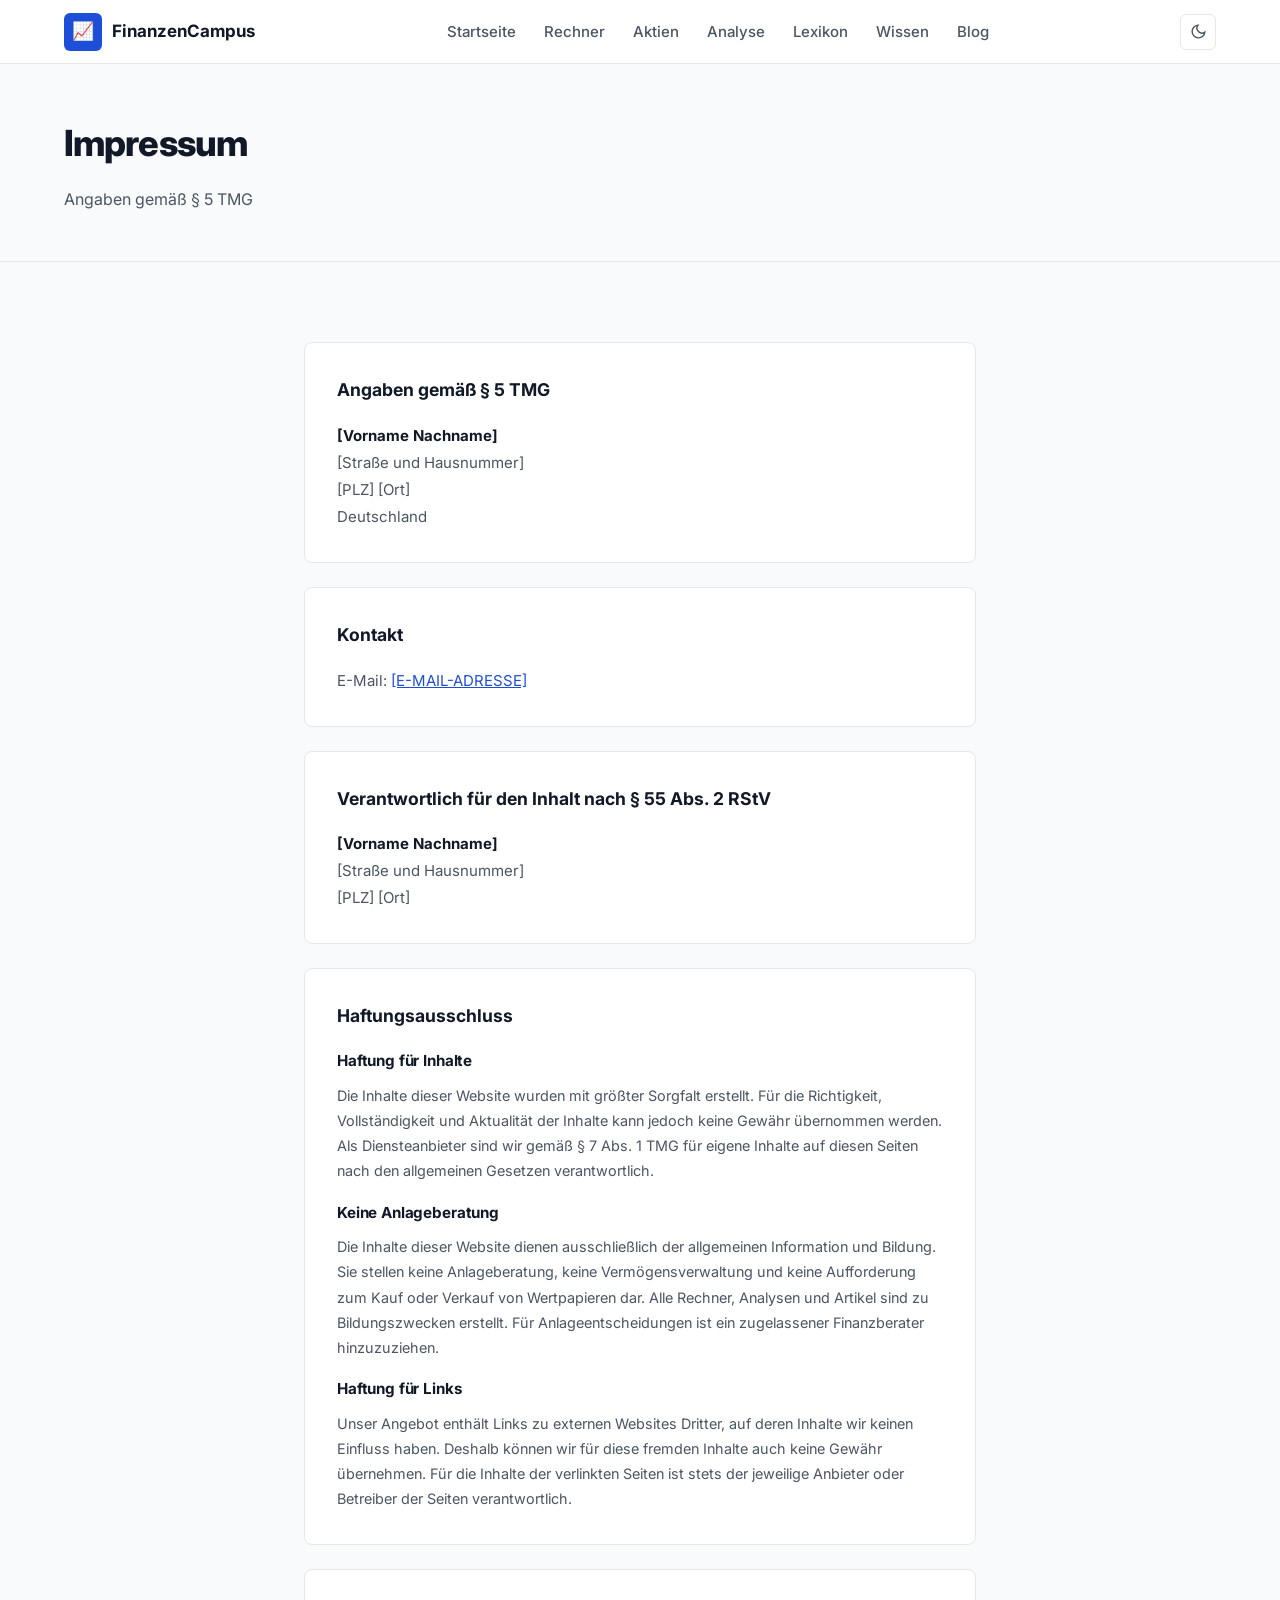
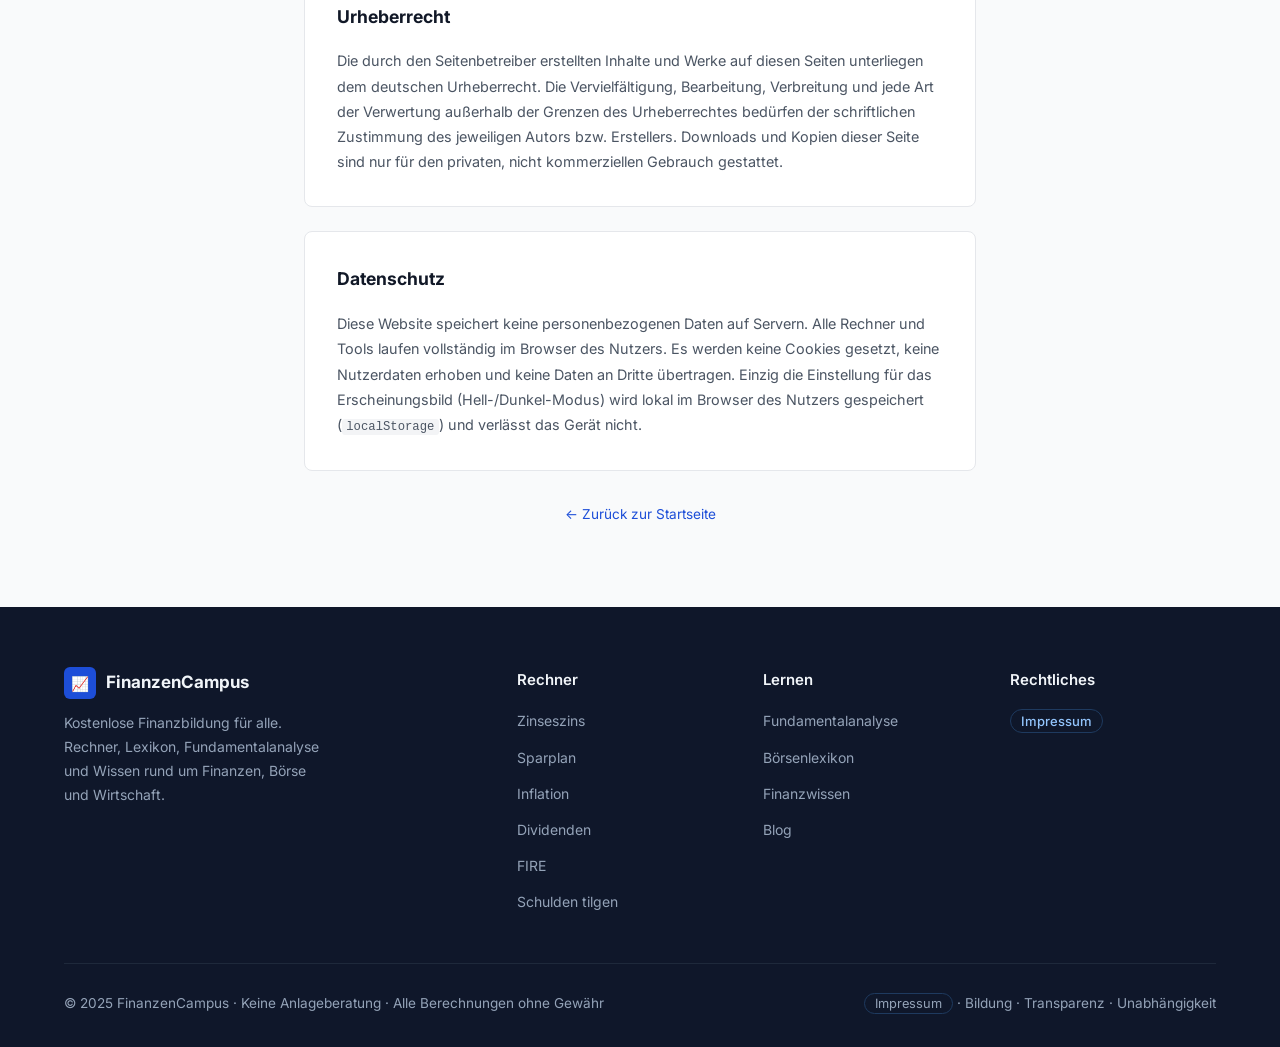
<file: impressum.html>
<!DOCTYPE html>
<html lang="de">
<head>
  <meta charset="UTF-8">
  <meta name="viewport" content="width=device-width, initial-scale=1.0">
  <meta name="description" content="Impressum – FinanzenCampus">
  <title>Impressum – FinanzenCampus</title>
  <link rel="icon" href="/images/favicon.ico">
  <script>document.documentElement.setAttribute('data-theme',localStorage.getItem('fc-theme')||(window.matchMedia('(prefers-color-scheme:dark)').matches?'dark':'light'))</script>
  <link rel="stylesheet" href="/css/style.css">
</head>
<body>

<nav>
  <div class="nav-container">
    <a href="/index.html" class="nav-logo">
      
      <div class="nav-logo-fallback">📈</div>
      <span>FinanzenCampus</span>
    </a>
    <ul class="nav-links">
      <li><a href="/index.html">Startseite</a></li>
      <li><a href="/rechner.html">Rechner</a></li>
      <li><a href="/aktienanalyse.html">Aktien</a></li>
      <li><a href="/fundamentalanalyse.html">Analyse</a></li>
      <li><a href="/lexikon.html">Lexikon</a></li>
      <li><a href="/wissen.html">Wissen</a></li>
      <li><a href="/blog.html">Blog</a></li>
    </ul>
    <div class="nav-actions">
      <button class="theme-btn" onclick="toggleTheme()" title="Erscheinungsbild wechseln" aria-label="Dark Mode">
        <svg class="th-icon moon" viewBox="0 0 24 24"><path d="M21 12.79A9 9 0 1 1 11.21 3 7 7 0 0 0 21 12.79z"/></svg>
        <svg class="th-icon sun" viewBox="0 0 24 24" fill="currentColor"><path d="M12 7a5 5 0 1 0 0 10A5 5 0 0 0 12 7zm0-5a1 1 0 0 1 1 1v2a1 1 0 1 1-2 0V3a1 1 0 0 1 1-1zm0 16a1 1 0 0 1 1 1v2a1 1 0 1 1-2 0v-2a1 1 0 0 1 1-1zm9-9a1 1 0 1 1 0 2h-2a1 1 0 1 1 0-2h2zM5 12a1 1 0 0 1-1 1H2a1 1 0 1 1 0-2h2a1 1 0 0 1 1 1zm12.66-5.66a1 1 0 0 1 0 1.42l-1.42 1.41a1 1 0 1 1-1.41-1.41l1.41-1.42a1 1 0 0 1 1.42 0zm-11.9 11.9a1 1 0 0 1 0 1.41L4.34 21.07a1 1 0 0 1-1.41-1.41l1.41-1.42a1 1 0 0 1 1.42 0zm11.9 1.41a1 1 0 0 1-1.41 0l-1.42-1.41a1 1 0 1 1 1.41-1.42l1.42 1.42a1 1 0 0 1 0 1.41zM5.76 5.76a1 1 0 0 1-1.42 0L2.93 4.34a1 1 0 0 1 1.41-1.41l1.42 1.41a1 1 0 0 1 0 1.42z"/></svg>
      </button>
      <button class="hamburger" onclick="toggleMenu()" aria-label="Menü"><span></span><span></span><span></span></button>
    </div>
  </div>
</nav>
<div class="mobile-menu" id="mobileMenu"><ul>
  <li><a href="/index.html">Startseite</a></li>
  <li><a href="/rechner.html">Rechner</a></li>
  <li><a href="/aktienanalyse.html">Aktien</a></li>
  <li><a href="/fundamentalanalyse.html">Analyse</a></li>
  <li><a href="/lexikon.html">Lexikon</a></li>
  <li><a href="/wissen.html">Wissen</a></li>
  <li><a href="/blog.html">Blog</a></li>
</ul></div>

<section class="page-hero">
  <div class="container">
    <div class="ph-inner">
      <div>
        <h1>Impressum</h1>
        <p class="ph-desc">Angaben gemäß § 5 TMG</p>
      </div>
    </div>
  </div>
</section>

<section class="section">
  <div class="container" style="max-width:720px">

    <div class="card" style="margin-bottom:1.5rem">
      <h2 style="font-size:1.1rem;margin-bottom:1rem;color:var(--text-strong)">Angaben gemäß § 5 TMG</h2>
      <p style="color:var(--text-muted);line-height:1.8;margin:0">
        <strong style="color:var(--text-strong)">[Vorname Nachname]</strong><br>
        [Straße und Hausnummer]<br>
        [PLZ] [Ort]<br>
        Deutschland
      </p>
    </div>

    <div class="card" style="margin-bottom:1.5rem">
      <h2 style="font-size:1.1rem;margin-bottom:1rem;color:var(--text-strong)">Kontakt</h2>
      <p style="color:var(--text-muted);line-height:1.8;margin:0">
        E-Mail: <a href="mailto:[E-MAIL-ADRESSE]" style="color:var(--primary)">[E-MAIL-ADRESSE]</a>
      </p>
    </div>

    <div class="card" style="margin-bottom:1.5rem">
      <h2 style="font-size:1.1rem;margin-bottom:1rem;color:var(--text-strong)">Verantwortlich für den Inhalt nach § 55 Abs. 2 RStV</h2>
      <p style="color:var(--text-muted);line-height:1.8;margin:0">
        <strong style="color:var(--text-strong)">[Vorname Nachname]</strong><br>
        [Straße und Hausnummer]<br>
        [PLZ] [Ort]
      </p>
    </div>

    <div class="card" style="margin-bottom:1.5rem">
      <h2 style="font-size:1.1rem;margin-bottom:1rem;color:var(--text-strong)">Haftungsausschluss</h2>

      <h3 style="font-size:.95rem;color:var(--text-strong);margin-bottom:.5rem">Haftung für Inhalte</h3>
      <p style="color:var(--text-muted);font-size:.9rem;line-height:1.75;margin-bottom:1rem">
        Die Inhalte dieser Website wurden mit größter Sorgfalt erstellt. Für die Richtigkeit, Vollständigkeit und Aktualität der Inhalte kann jedoch keine Gewähr übernommen werden. Als Diensteanbieter sind wir gemäß § 7 Abs. 1 TMG für eigene Inhalte auf diesen Seiten nach den allgemeinen Gesetzen verantwortlich.
      </p>

      <h3 style="font-size:.95rem;color:var(--text-strong);margin-bottom:.5rem">Keine Anlageberatung</h3>
      <p style="color:var(--text-muted);font-size:.9rem;line-height:1.75;margin-bottom:1rem">
        Die Inhalte dieser Website dienen ausschließlich der allgemeinen Information und Bildung. Sie stellen keine Anlageberatung, keine Vermögensverwaltung und keine Aufforderung zum Kauf oder Verkauf von Wertpapieren dar. Alle Rechner, Analysen und Artikel sind zu Bildungszwecken erstellt. Für Anlageentscheidungen ist ein zugelassener Finanzberater hinzuzuziehen.
      </p>

      <h3 style="font-size:.95rem;color:var(--text-strong);margin-bottom:.5rem">Haftung für Links</h3>
      <p style="color:var(--text-muted);font-size:.9rem;line-height:1.75;margin:0">
        Unser Angebot enthält Links zu externen Websites Dritter, auf deren Inhalte wir keinen Einfluss haben. Deshalb können wir für diese fremden Inhalte auch keine Gewähr übernehmen. Für die Inhalte der verlinkten Seiten ist stets der jeweilige Anbieter oder Betreiber der Seiten verantwortlich.
      </p>
    </div>

    <div class="card" style="margin-bottom:1.5rem">
      <h2 style="font-size:1.1rem;margin-bottom:1rem;color:var(--text-strong)">Urheberrecht</h2>
      <p style="color:var(--text-muted);font-size:.9rem;line-height:1.75;margin:0">
        Die durch den Seitenbetreiber erstellten Inhalte und Werke auf diesen Seiten unterliegen dem deutschen Urheberrecht. Die Vervielfältigung, Bearbeitung, Verbreitung und jede Art der Verwertung außerhalb der Grenzen des Urheberrechtes bedürfen der schriftlichen Zustimmung des jeweiligen Autors bzw. Erstellers. Downloads und Kopien dieser Seite sind nur für den privaten, nicht kommerziellen Gebrauch gestattet.
      </p>
    </div>

    <div class="card">
      <h2 style="font-size:1.1rem;margin-bottom:1rem;color:var(--text-strong)">Datenschutz</h2>
      <p style="color:var(--text-muted);font-size:.9rem;line-height:1.75;margin:0">
        Diese Website speichert keine personenbezogenen Daten auf Servern. Alle Rechner und Tools laufen vollständig im Browser des Nutzers. Es werden keine Cookies gesetzt, keine Nutzerdaten erhoben und keine Daten an Dritte übertragen. Einzig die Einstellung für das Erscheinungsbild (Hell-/Dunkel-Modus) wird lokal im Browser des Nutzers gespeichert (<code style="font-size:.85em;background:var(--bg-muted);padding:.1em .35em;border-radius:3px">localStorage</code>) und verlässt das Gerät nicht.
      </p>
    </div>

    <p style="text-align:center;color:var(--text-muted);font-size:.85rem;margin-top:2rem">
      <a href="/index.html" style="color:var(--primary);text-decoration:none">← Zurück zur Startseite</a>
    </p>

  </div>
</section>

<footer>
  <div class="container">
    <div class="footer-grid">
      <div class="footer-brand">
        <div class="footer-brand-name">
          
          <div class="footer-brand-icon">📈</div>
          FinanzenCampus
        </div>
        <p>Kostenlose Finanzbildung für alle. Rechner, Lexikon, Fundamentalanalyse und Wissen rund um Finanzen, Börse und Wirtschaft.</p>
      </div>
      <div class="footer-col">
        <h4>Rechner</h4>
        <ul class="footer-links">
          <li><a href="/rechner.html#zinseszins">Zinseszins</a></li>
          <li><a href="/rechner.html#sparplan">Sparplan</a></li>
          <li><a href="/rechner.html#inflation">Inflation</a></li>
          <li><a href="/rechner.html#dividenden">Dividenden</a></li>
          <li><a href="/rechner.html#fire">FIRE</a></li>
          <li><a href="/schulden.html">Schulden tilgen</a></li>
        </ul>
      </div>
      <div class="footer-col">
        <h4>Lernen</h4>
        <ul class="footer-links">
          <li><a href="/fundamentalanalyse.html">Fundamentalanalyse</a></li>
          <li><a href="/lexikon.html">Börsenlexikon</a></li>
          <li><a href="/wissen.html">Finanzwissen</a></li>
          <li><a href="/blog.html">Blog</a></li>
        </ul>
      </div>
      <div class="footer-col">
        <h4>Rechtliches</h4>
        <ul class="footer-links">
          <li><a href="/impressum.html">Impressum</a></li>
        </ul>
      </div>
    </div>
    <div class="footer-bottom">
      <span>© 2025 FinanzenCampus · Keine Anlageberatung · Alle Berechnungen ohne Gewähr</span>
      <span><a href="/impressum.html" style="color:inherit;text-decoration:none">Impressum</a> · Bildung · Transparenz · Unabhängigkeit</span>
    </div>
  </div>
</footer>

<script src="/js/app.js"></script>
</body>
</html>
</file>
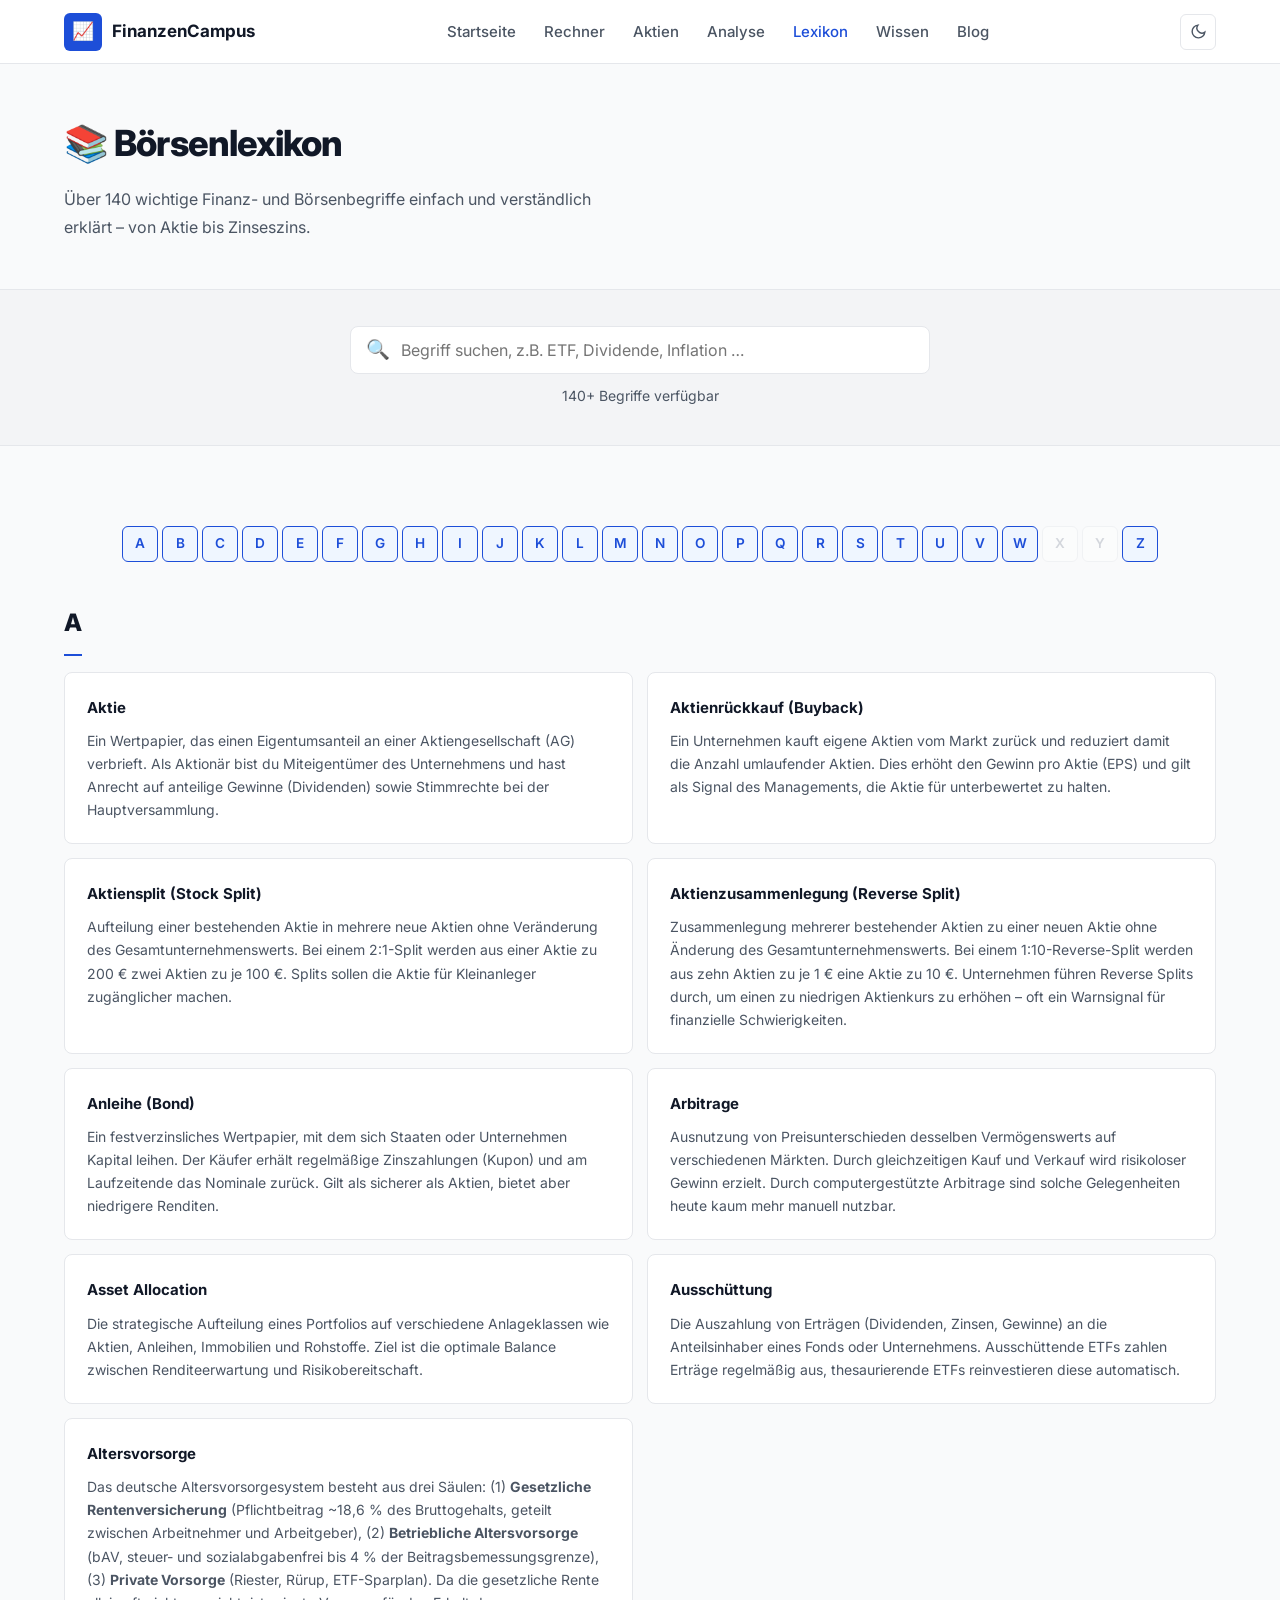
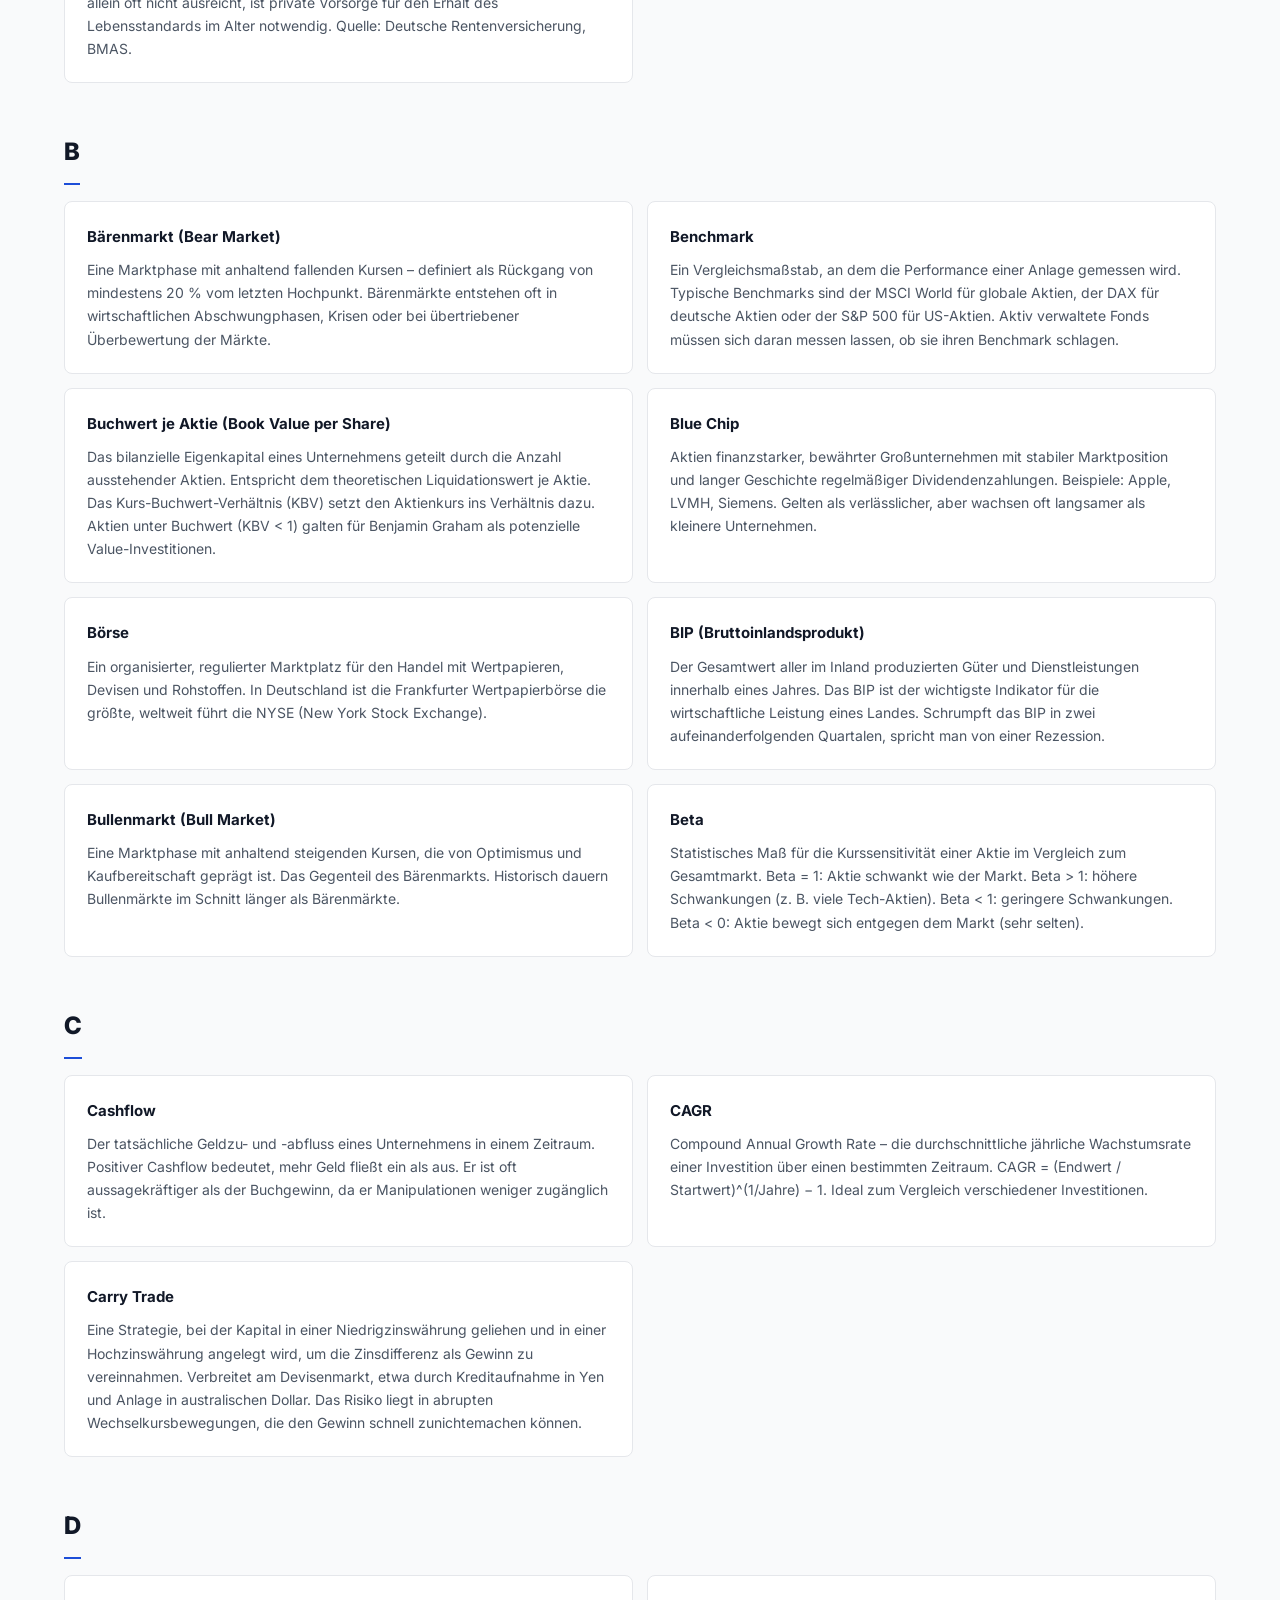
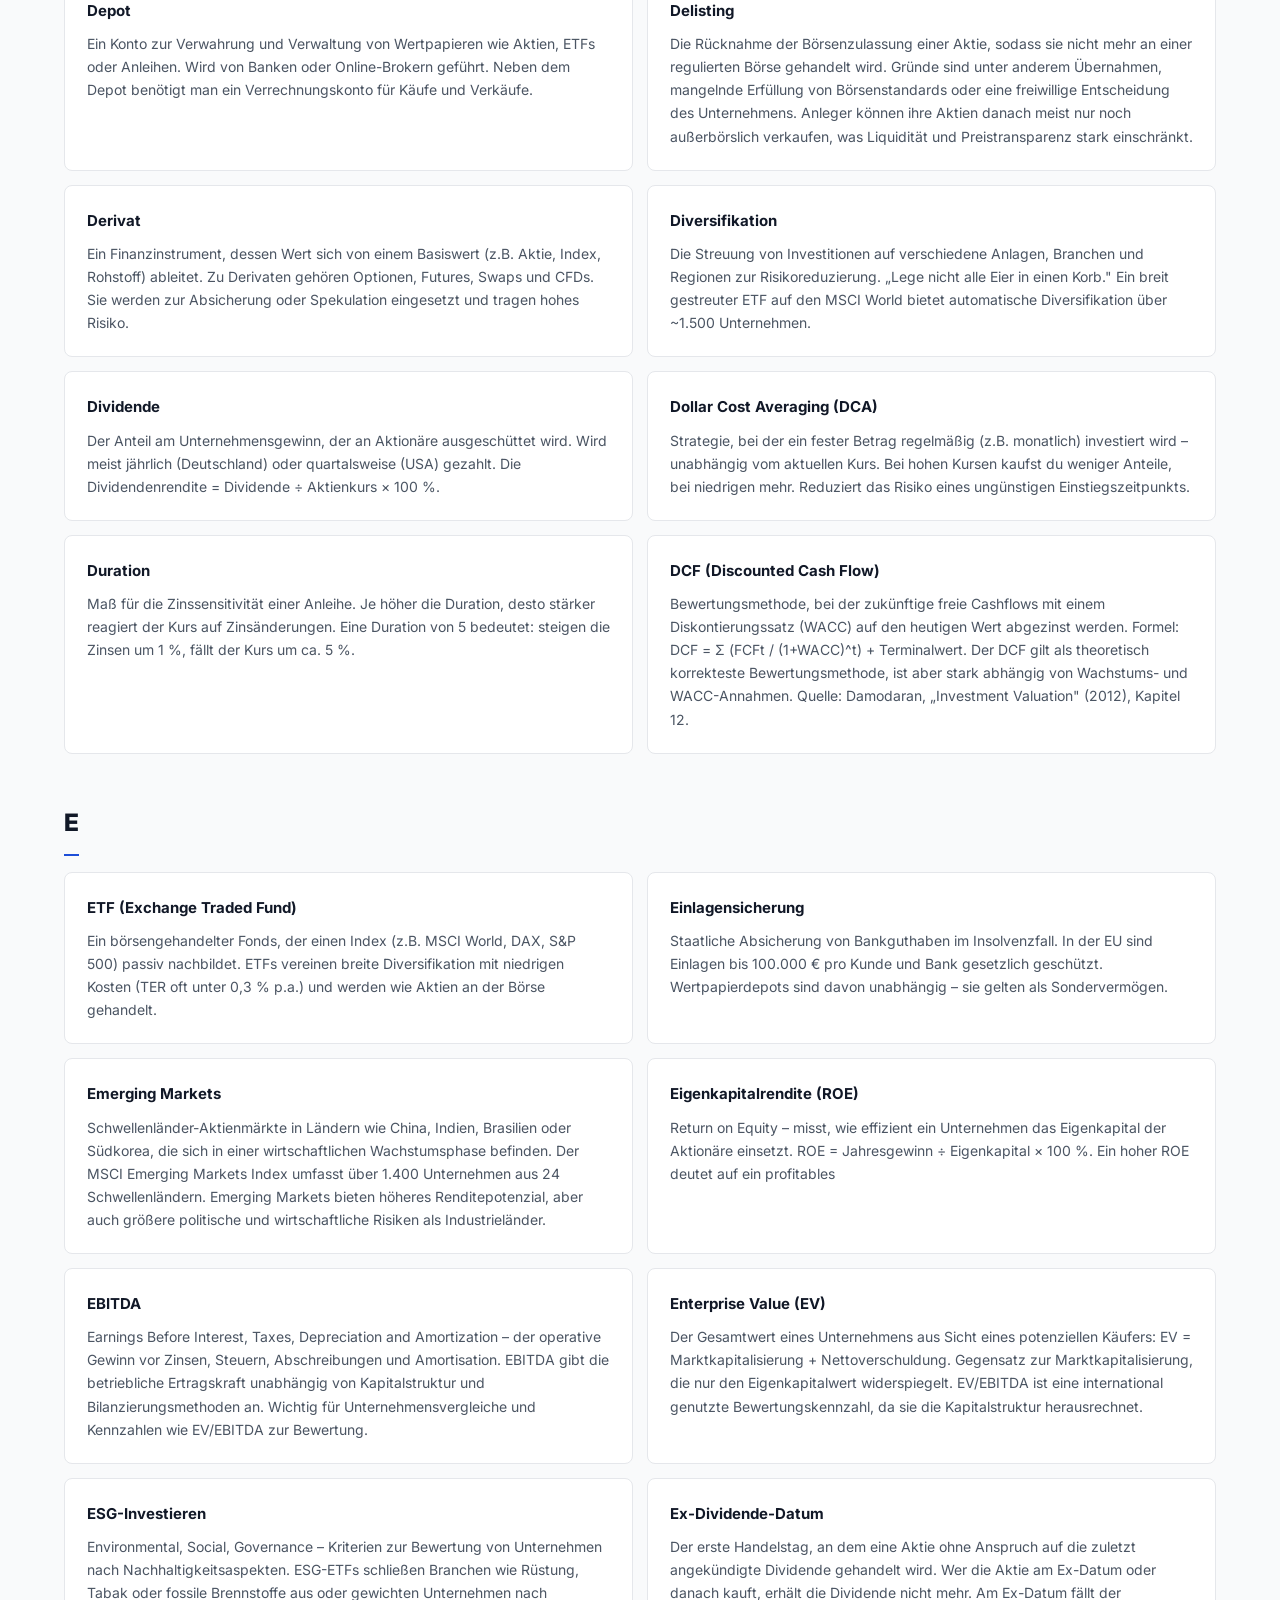
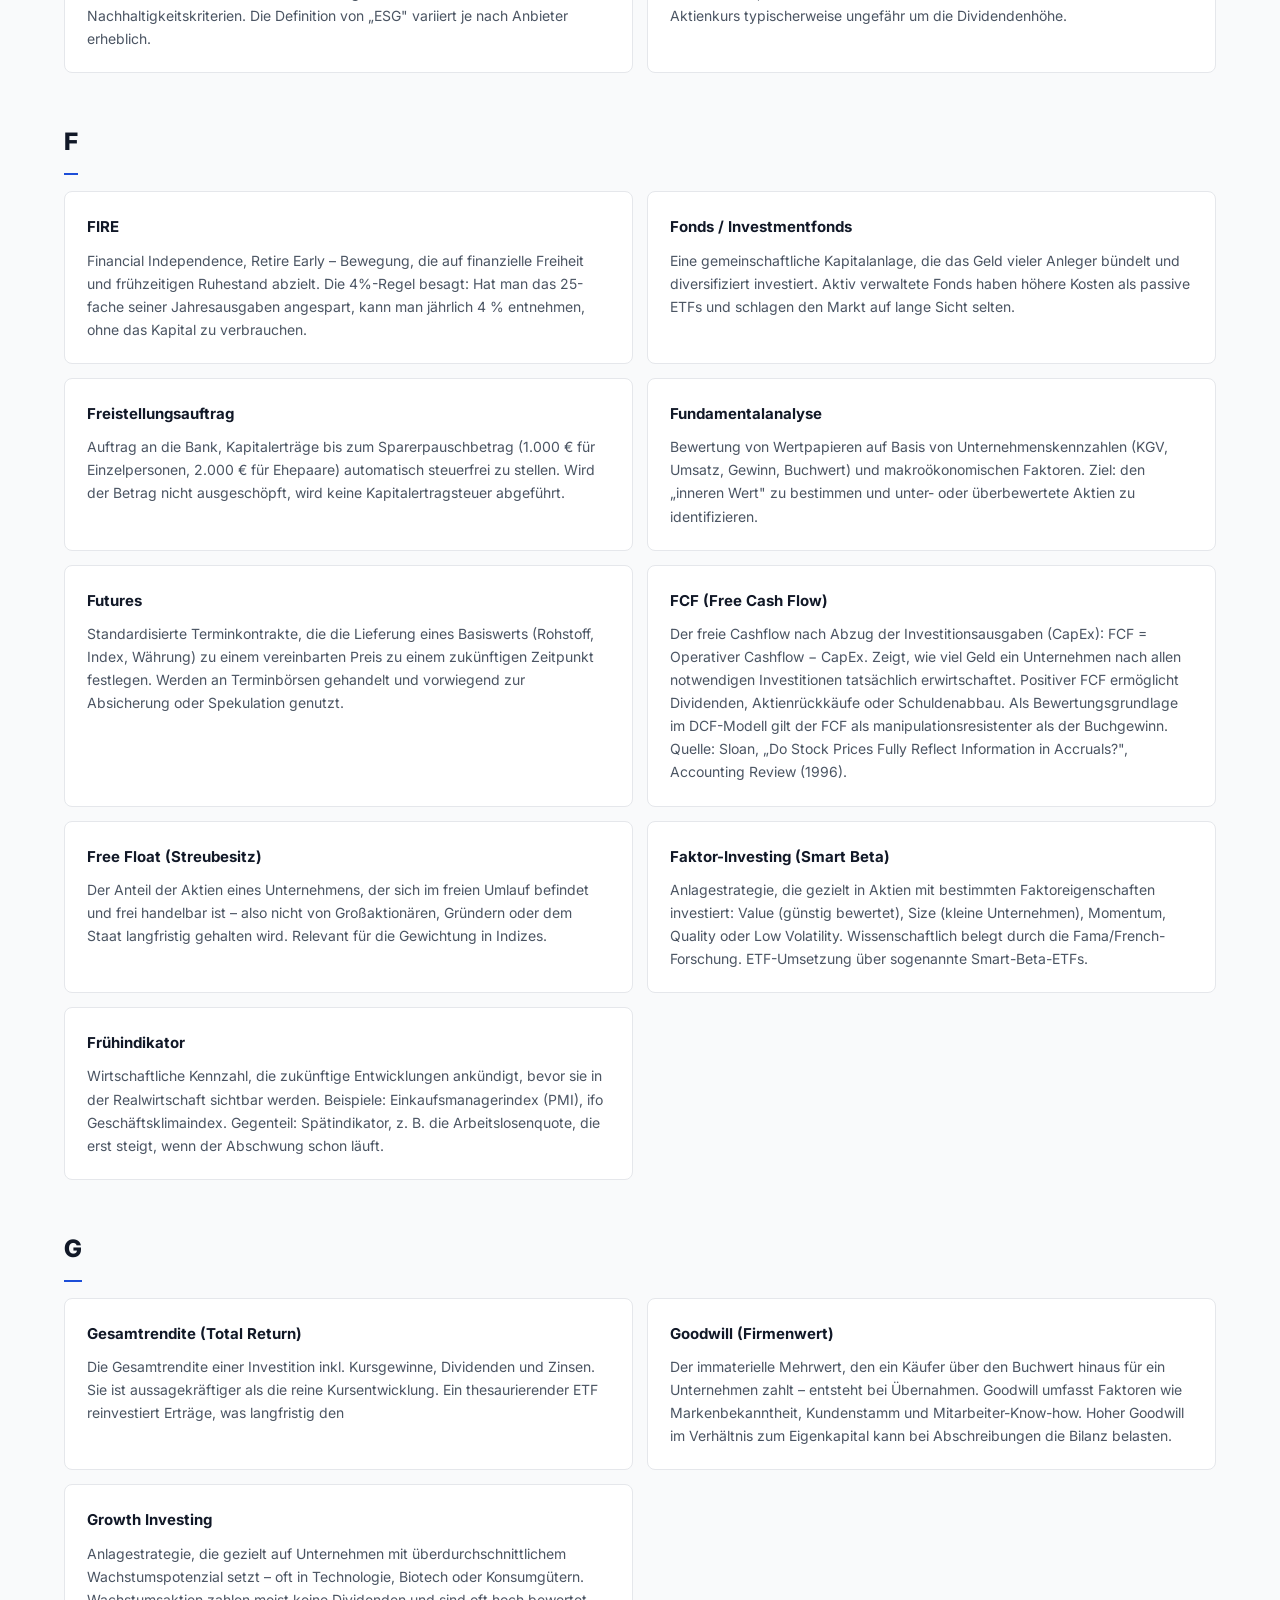
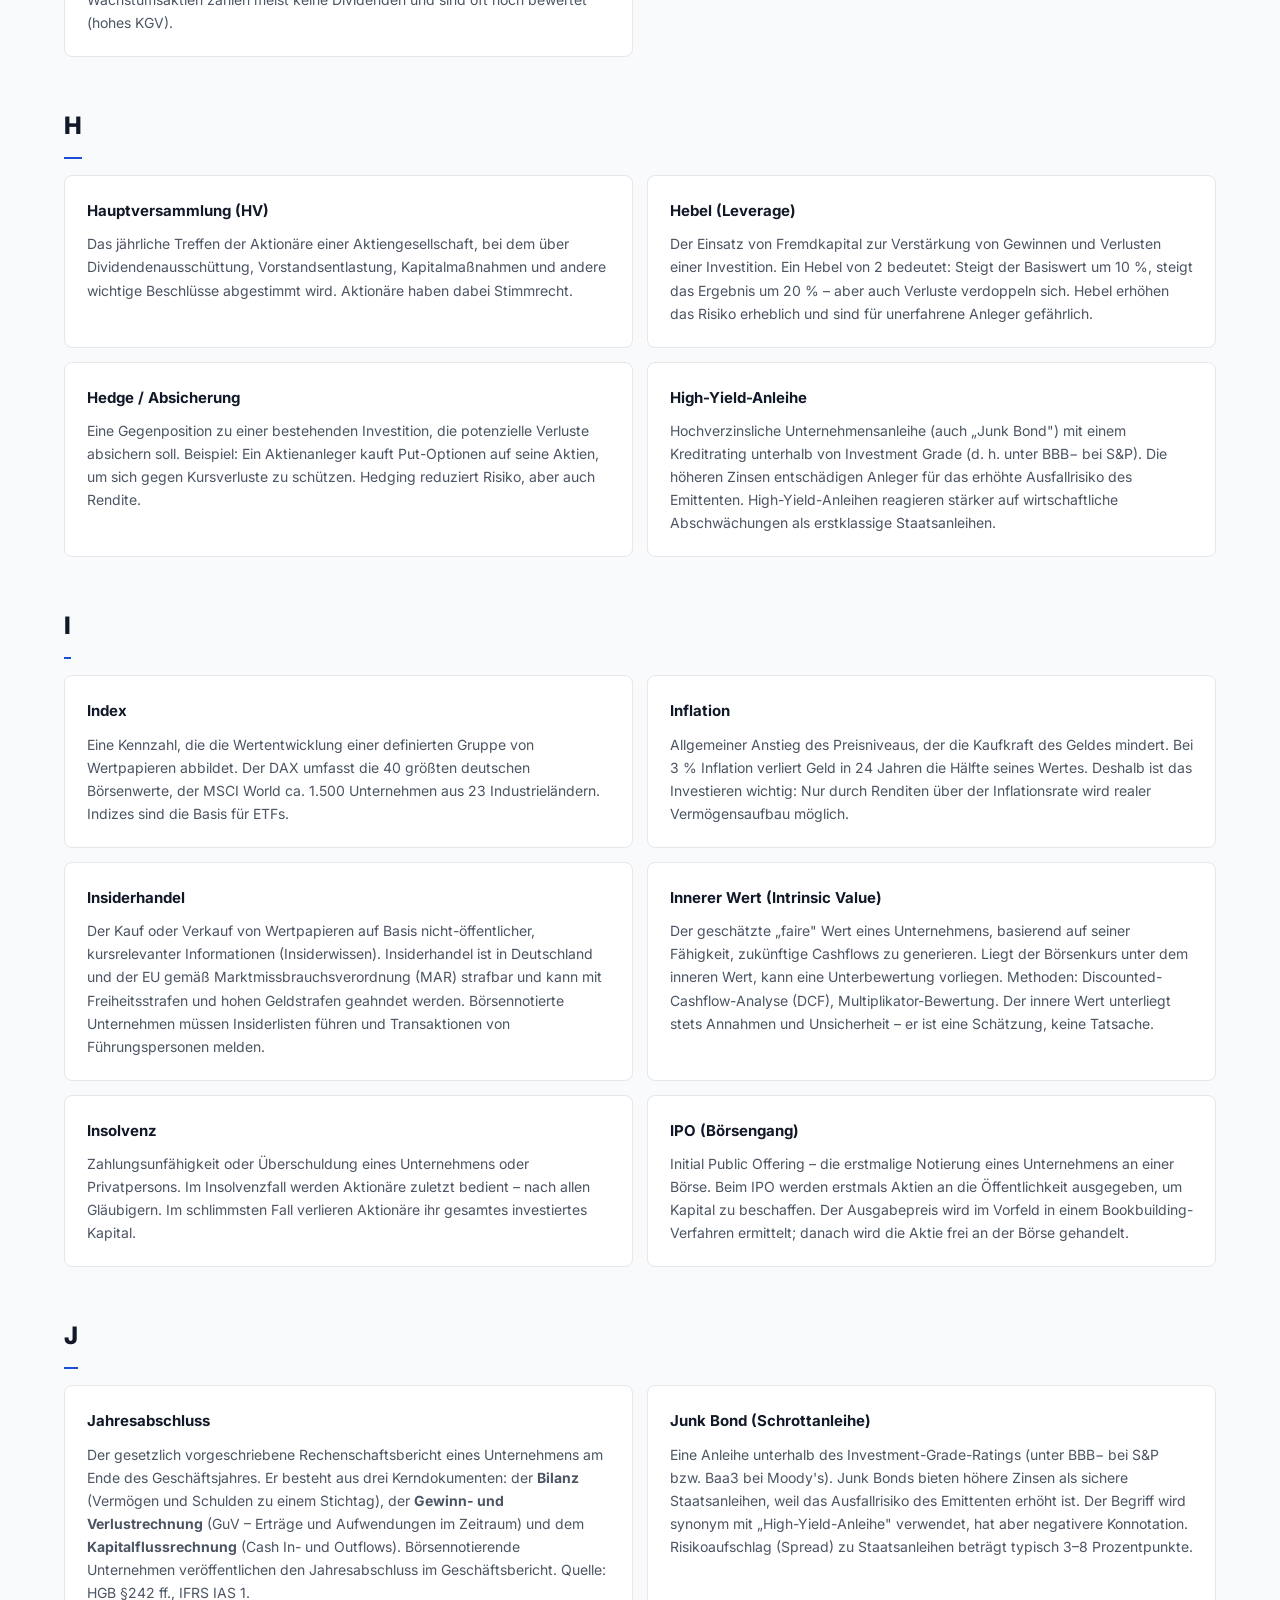
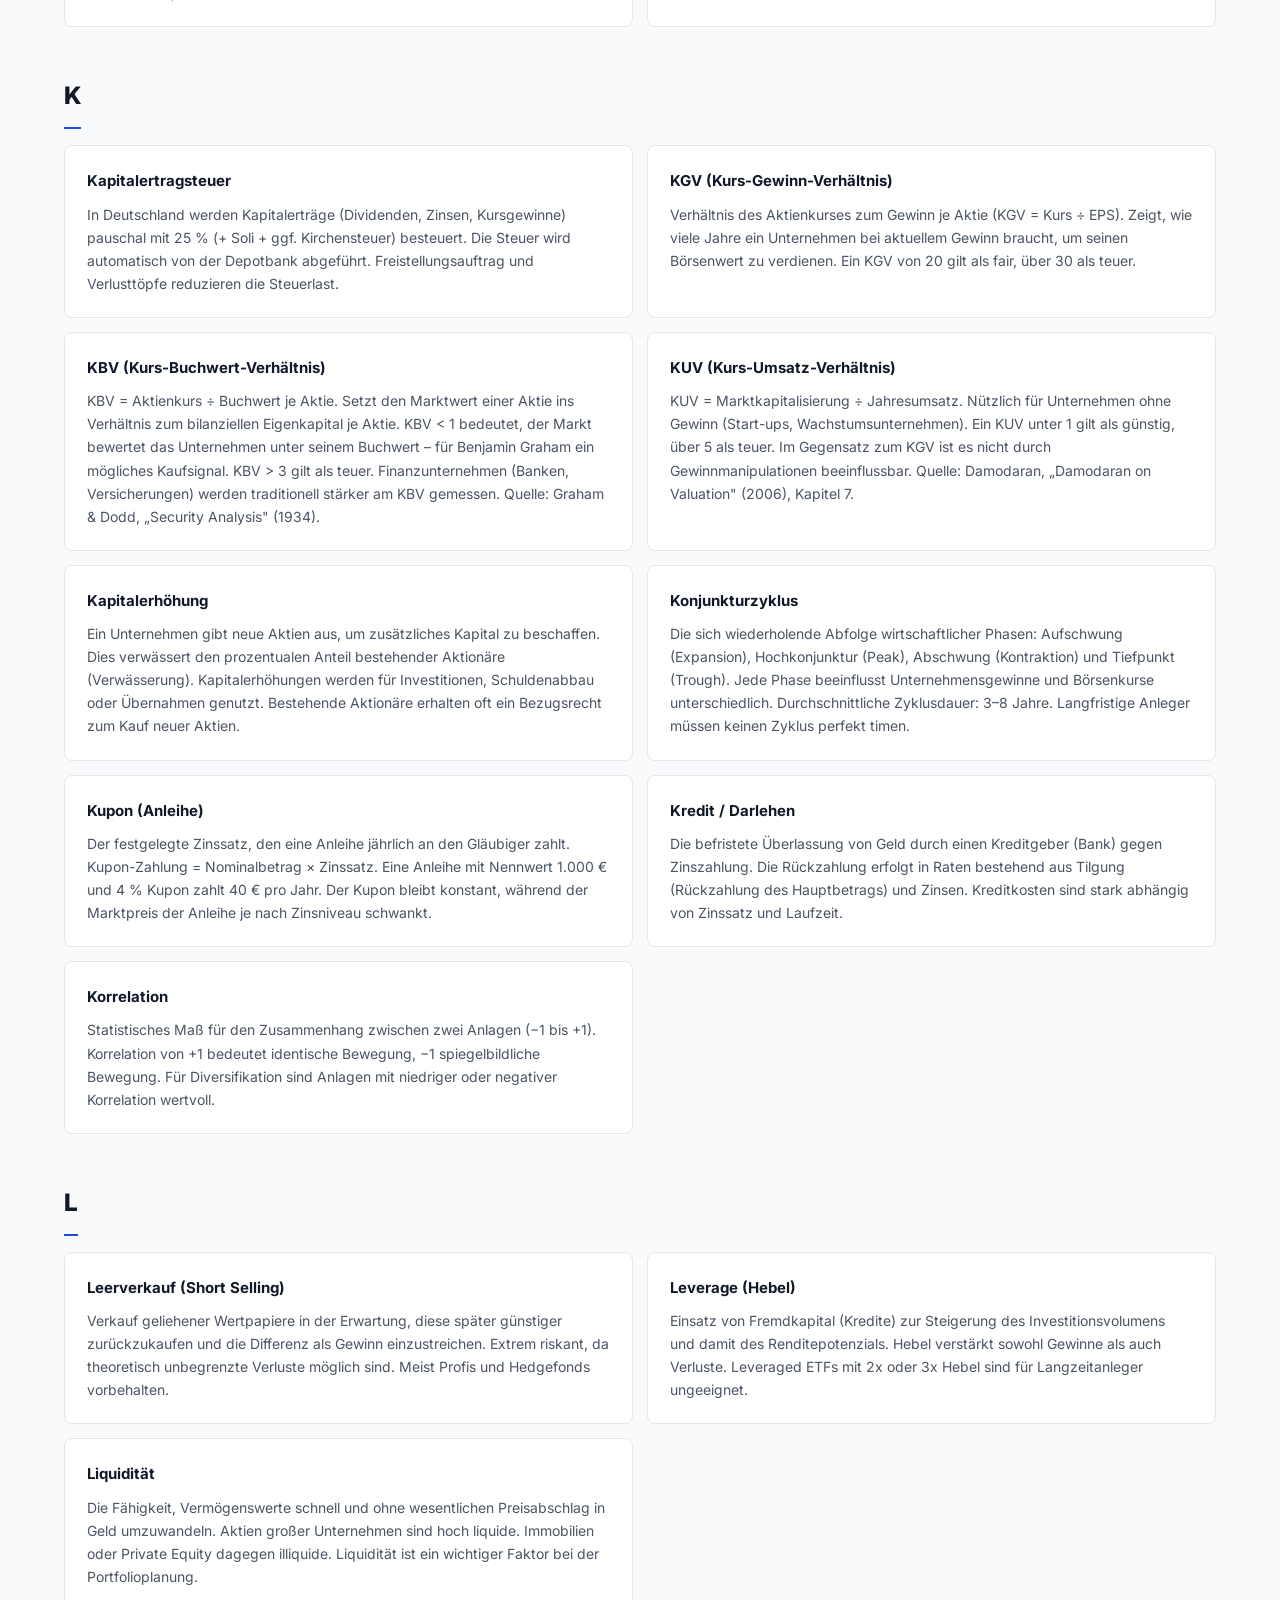
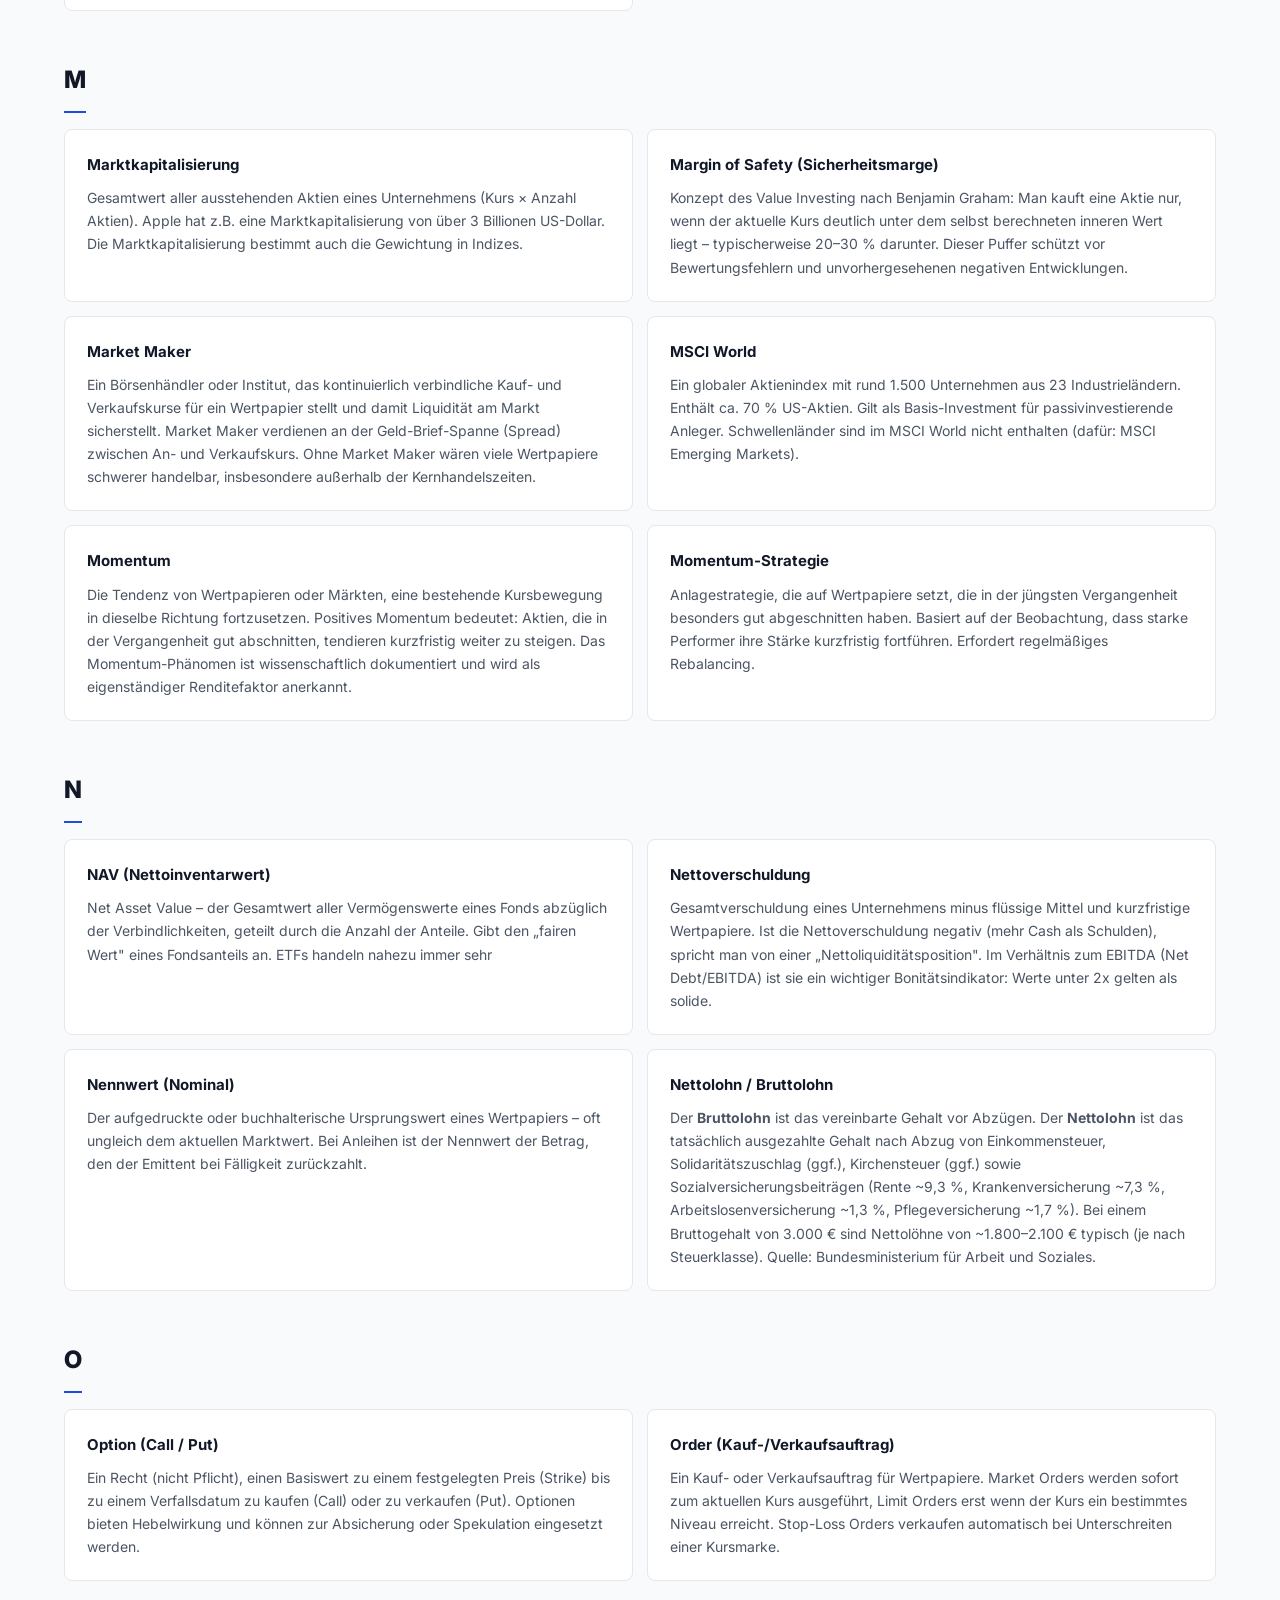
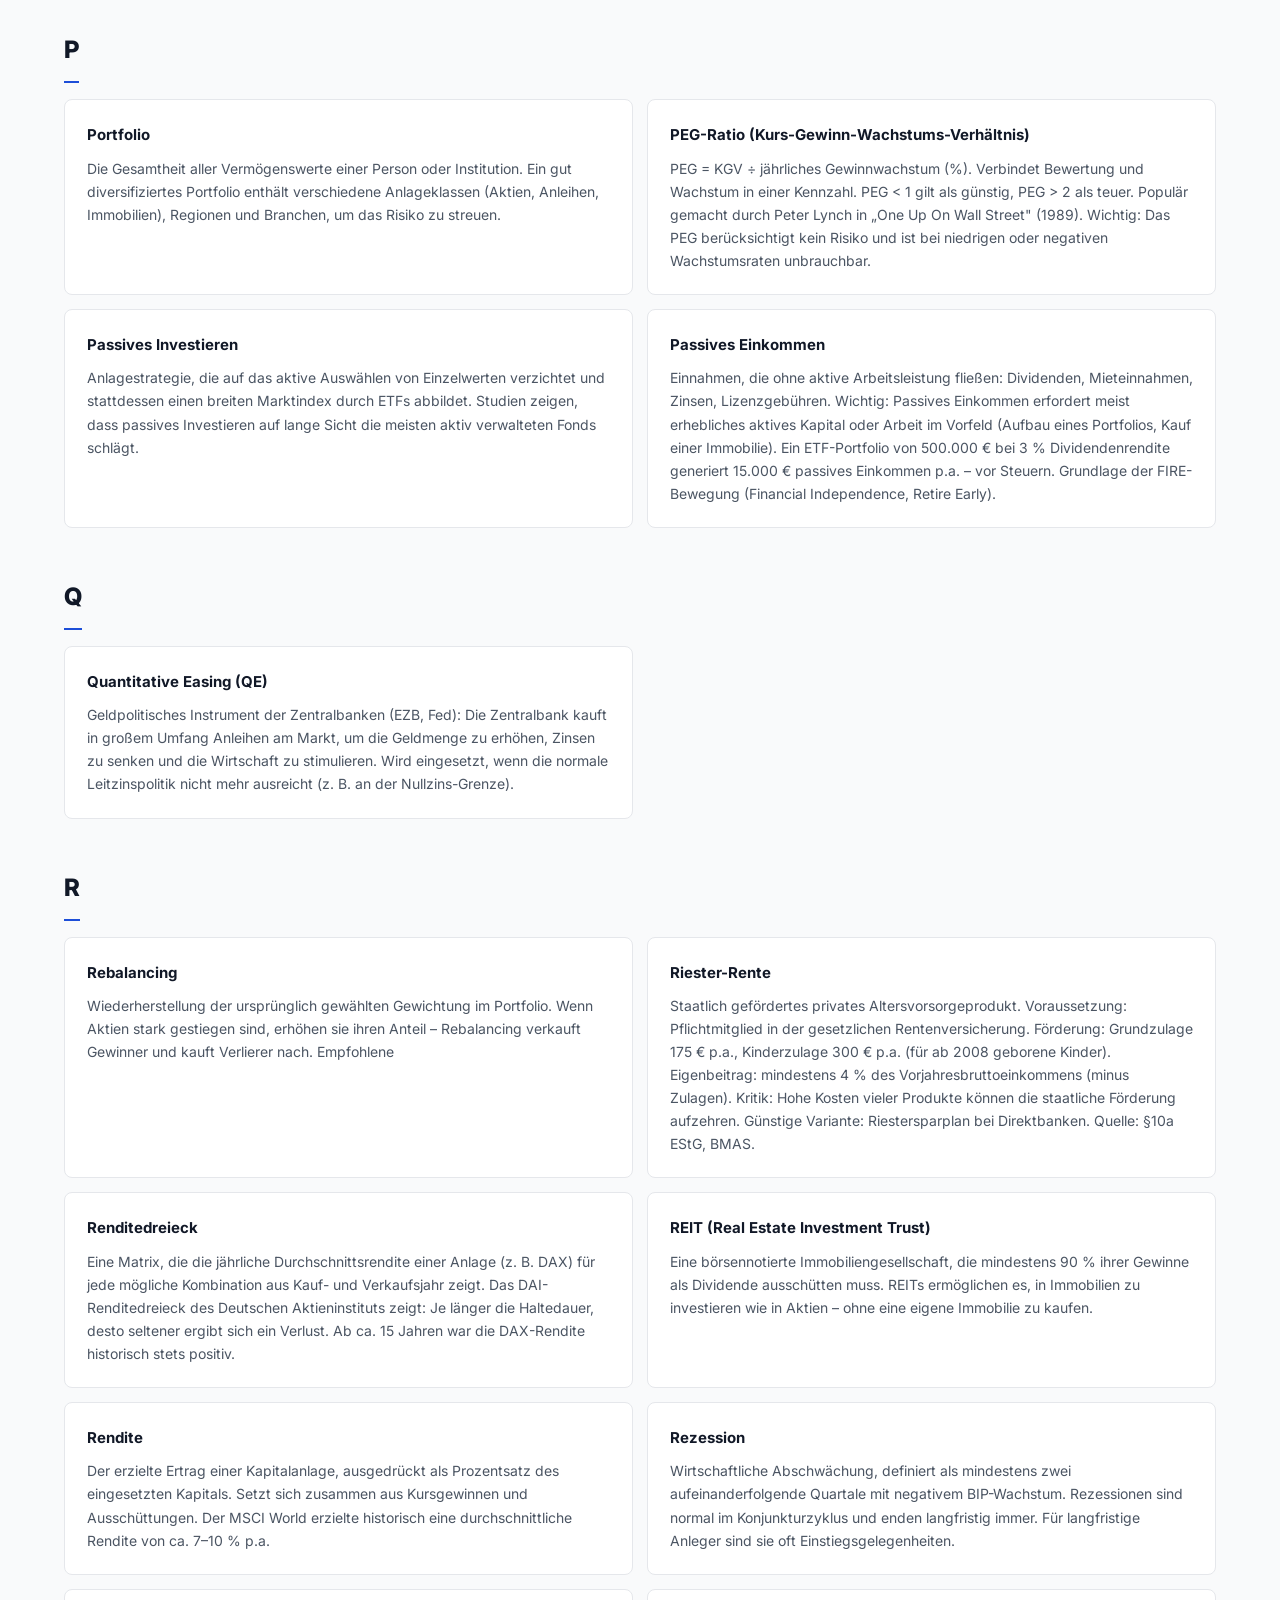
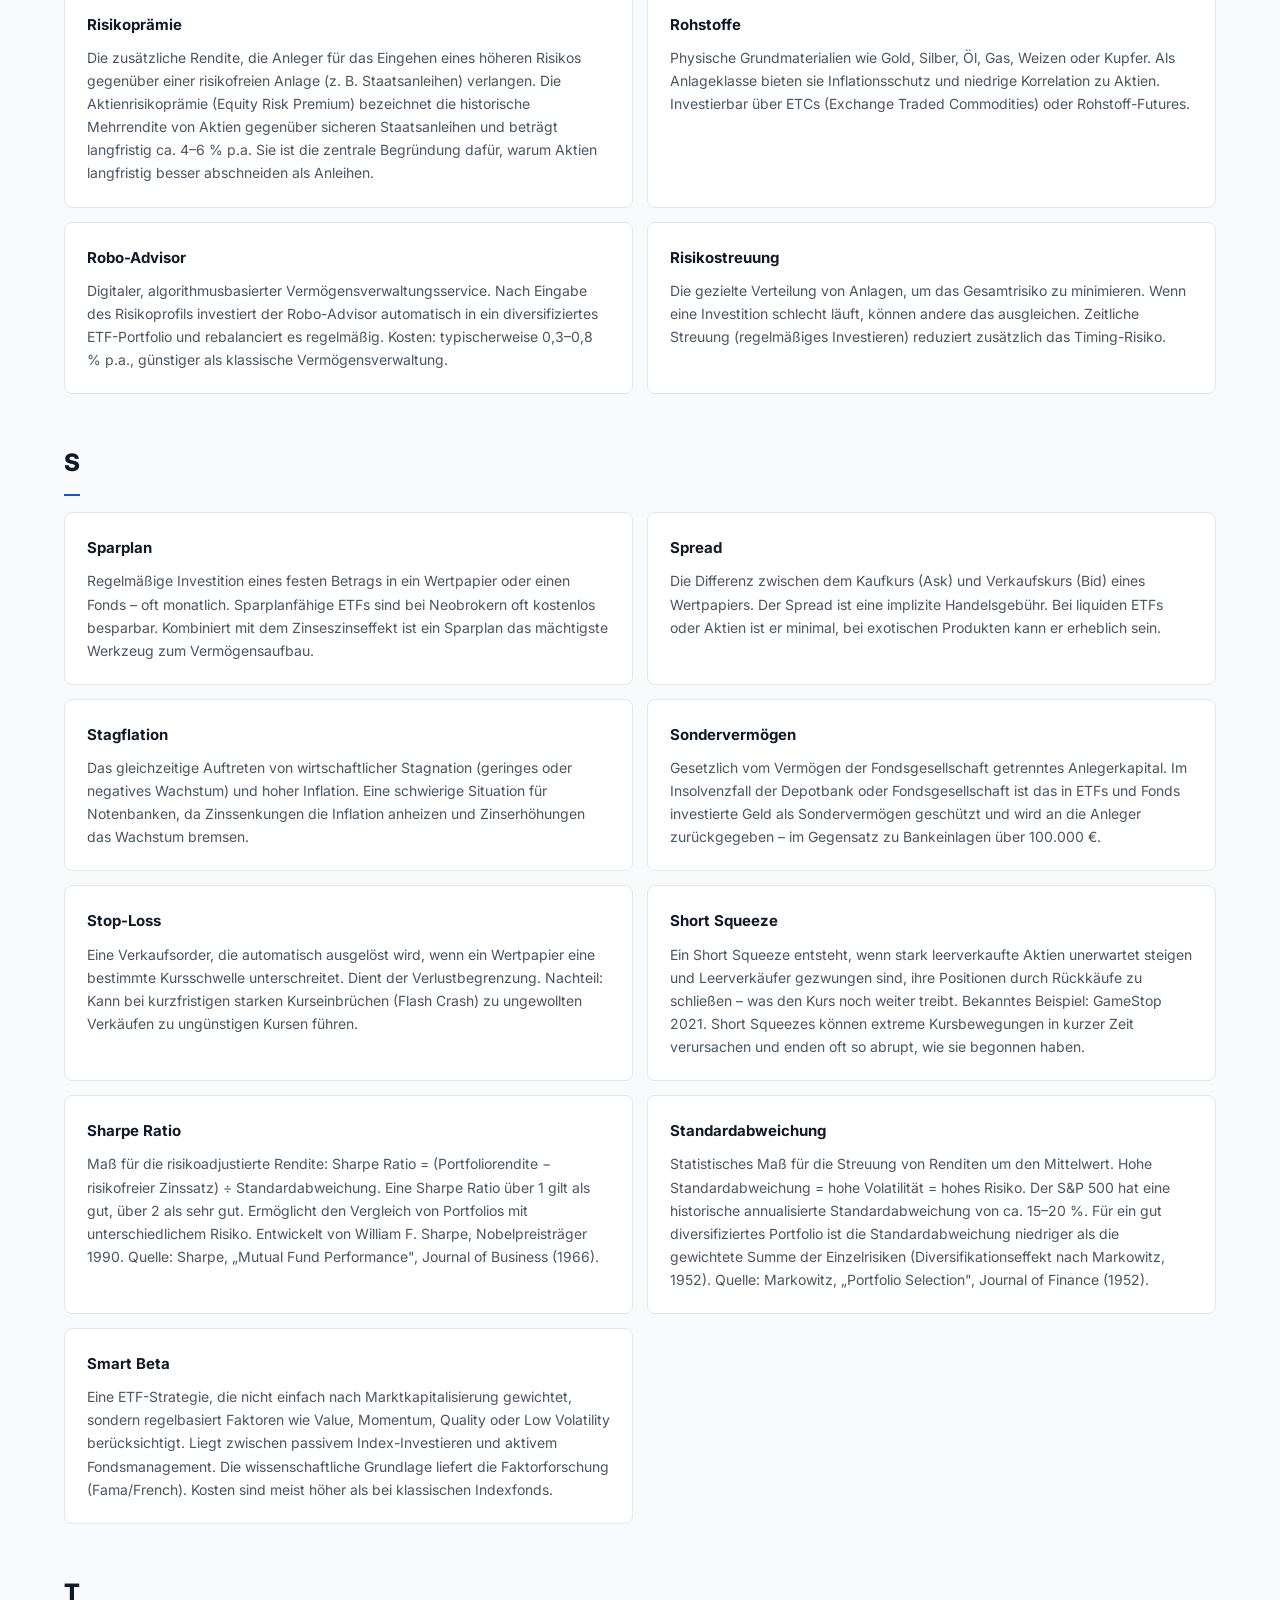
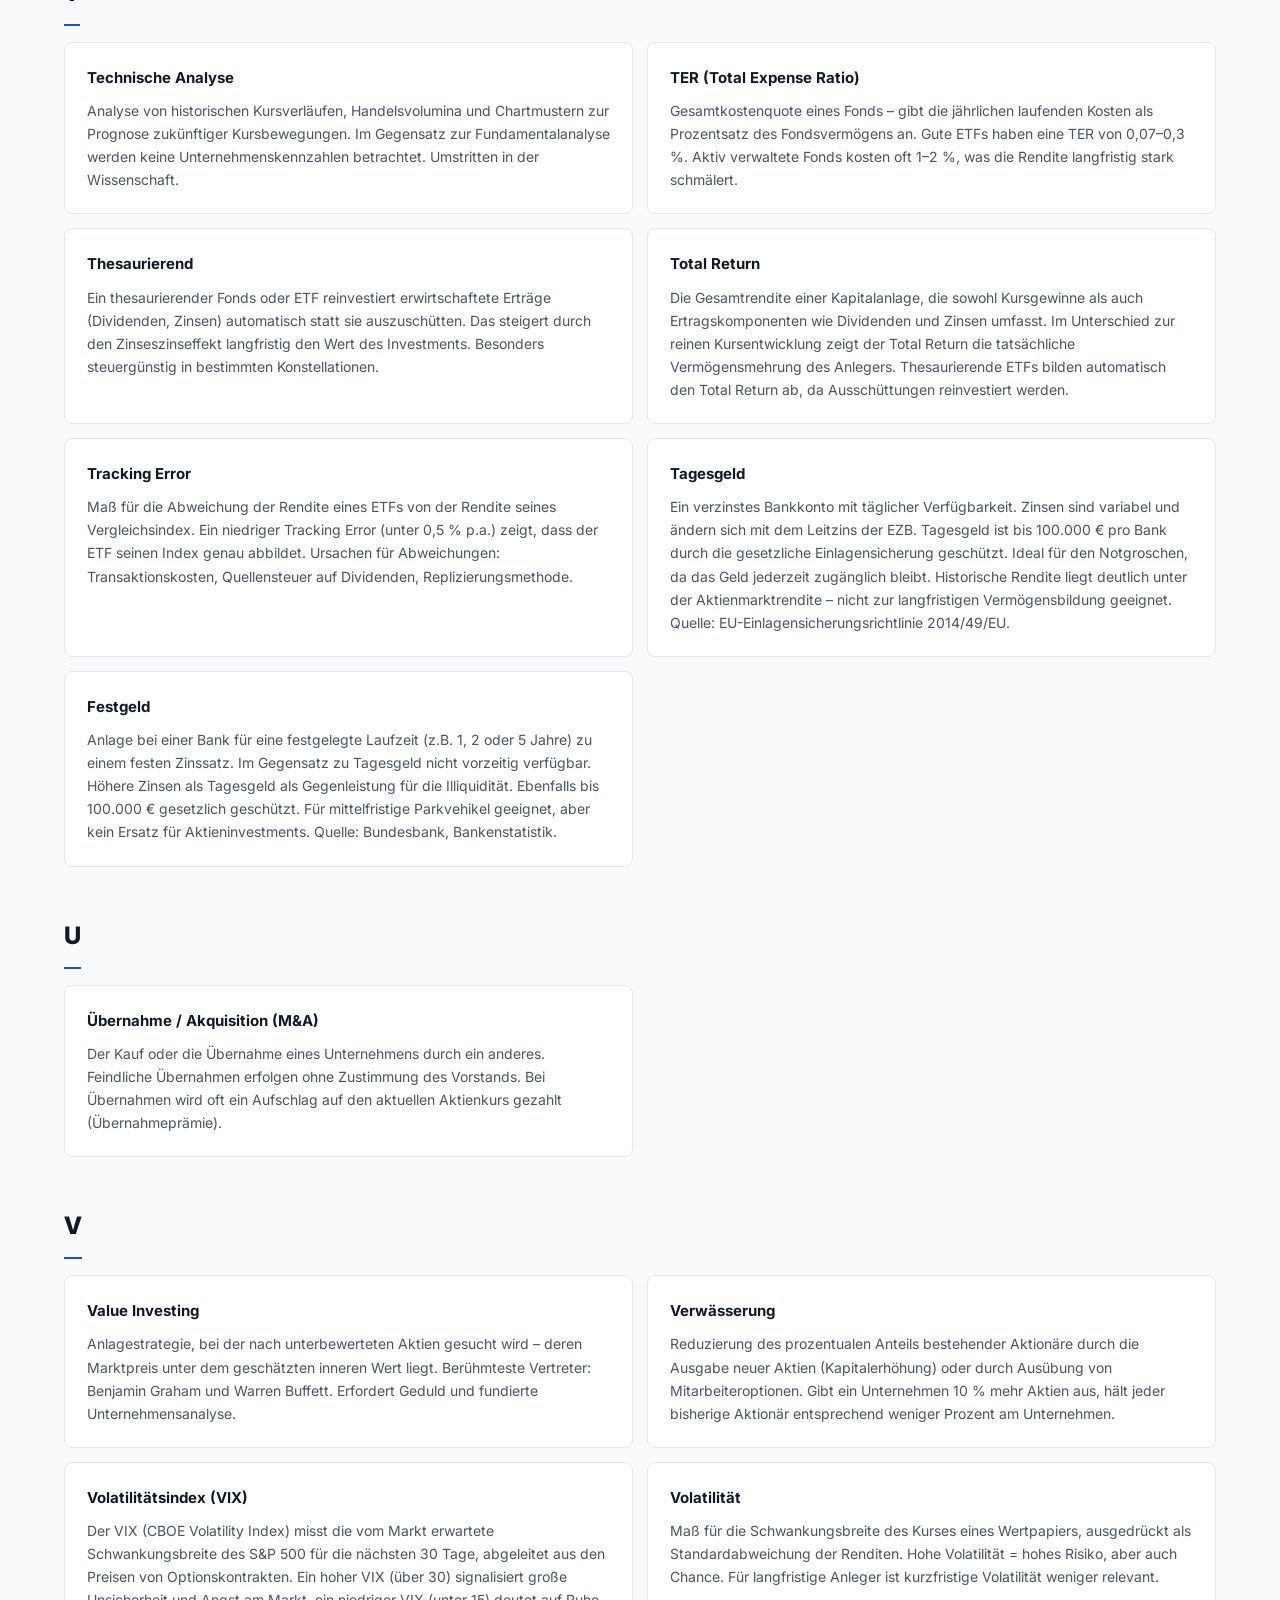
<file: lexikon.html>
<!DOCTYPE html>
<html lang="de">
<head>
  <meta charset="UTF-8">
  <meta name="viewport" content="width=device-width, initial-scale=1.0">
  <meta name="description" content="Börsenlexikon mit über 140 wichtigen Finanz- und Börsenbegriffen einfach erklärt – durchsuchbar und kostenlos.">
  <title>Börsenlexikon – FinanzenCampus</title>
  <link rel="icon" href="/images/favicon.ico">
  <script>document.documentElement.setAttribute('data-theme',localStorage.getItem('fc-theme')||(window.matchMedia('(prefers-color-scheme:dark)').matches?'dark':'light'))</script>
  <link rel="stylesheet" href="/css/style.css">
</head>
<body>

<nav>
  <div class="nav-container">
    <a href="/index.html" class="nav-logo">
      
      <div class="nav-logo-fallback">📈</div>
      <span>FinanzenCampus</span>
    </a>
    <ul class="nav-links">
      <li><a href="/index.html">Startseite</a></li>
      <li><a href="/rechner.html">Rechner</a></li>
      <li><a href="/aktienanalyse.html">Aktien</a></li>
      <li><a href="/fundamentalanalyse.html">Analyse</a></li>
      <li><a href="/lexikon.html" class="active">Lexikon</a></li>
      <li><a href="/wissen.html">Wissen</a></li>
      <li><a href="/blog.html">Blog</a></li>
    </ul>
    <div class="nav-actions">
      <button class="theme-btn" onclick="toggleTheme()" title="Erscheinungsbild" aria-label="Dark Mode">
        <svg class="th-icon moon" viewBox="0 0 24 24"><path d="M21 12.79A9 9 0 1 1 11.21 3 7 7 0 0 0 21 12.79z"/></svg>
        <svg class="th-icon sun" viewBox="0 0 24 24" fill="currentColor"><path d="M12 7a5 5 0 1 0 0 10A5 5 0 0 0 12 7zm0-5a1 1 0 0 1 1 1v2a1 1 0 1 1-2 0V3a1 1 0 0 1 1-1zm0 16a1 1 0 0 1 1 1v2a1 1 0 1 1-2 0v-2a1 1 0 0 1 1-1zm9-9a1 1 0 1 1 0 2h-2a1 1 0 1 1 0-2h2zM5 12a1 1 0 0 1-1 1H2a1 1 0 1 1 0-2h2a1 1 0 0 1 1 1zm12.66-5.66a1 1 0 0 1 0 1.42l-1.42 1.41a1 1 0 1 1-1.41-1.41l1.41-1.42a1 1 0 0 1 1.42 0zm-11.9 11.9a1 1 0 0 1 0 1.41L4.34 21.07a1 1 0 0 1-1.41-1.41l1.41-1.42a1 1 0 0 1 1.42 0zm11.9 1.41a1 1 0 0 1-1.41 0l-1.42-1.41a1 1 0 1 1 1.41-1.42l1.42 1.42a1 1 0 0 1 0 1.41zM5.76 5.76a1 1 0 0 1-1.42 0L2.93 4.34a1 1 0 0 1 1.41-1.41l1.42 1.41a1 1 0 0 1 0 1.42z"/></svg>
      </button>
      <button class="hamburger" onclick="toggleMenu()" aria-label="Menü"><span></span><span></span><span></span></button>
    </div>
  </div>
</nav>
<div class="mobile-menu" id="mobileMenu"><ul>
  <li><a href="/index.html">Startseite</a></li><li><a href="/rechner.html">Rechner</a></li>
  <li><a href="/aktienanalyse.html">Aktien</a></li>
  <li><a href="/fundamentalanalyse.html">Analyse</a></li><li><a href="/lexikon.html">Lexikon</a></li>
  <li><a href="/wissen.html">Wissen</a></li>
      <li><a href="/blog.html">Blog</a></li>
</ul></div>

<div class="page-hero">
  <div class="container">
    <h1>📚 Börsenlexikon</h1>
    <p>Über 140 wichtige Finanz- und Börsenbegriffe einfach und verständlich erklärt – von Aktie bis Zinseszins.</p>
  </div>
</div>

<div class="search-section">
  <div class="container">
    <div class="search-wrap">
      <span class="search-icon">🔍</span>
      <input type="text" id="searchInput" placeholder="Begriff suchen, z.B. ETF, Dividende, Inflation …" oninput="filterTerms()" autocomplete="off">
    </div>
    <p class="search-count" id="searchCount">140+ Begriffe verfügbar</p>
  </div>
</div>

<section class="section">
  <div class="container">

    <!-- ALPHA NAV -->
    <div class="alpha-nav" id="alphNav">
      <a href="#A" class="alpha-btn active">A</a><a href="#B" class="alpha-btn active">B</a>
      <a href="#C" class="alpha-btn active">C</a><a href="#D" class="alpha-btn active">D</a>
      <a href="#E" class="alpha-btn active">E</a><a href="#F" class="alpha-btn active">F</a>
      <a href="#G" class="alpha-btn active">G</a><a href="#H" class="alpha-btn active">H</a>
      <a href="#I" class="alpha-btn active">I</a><a href="#J" class="alpha-btn active">J</a>
      <a href="#K" class="alpha-btn active">K</a><a href="#L" class="alpha-btn active">L</a>
      <a href="#M" class="alpha-btn active">M</a><a href="#N" class="alpha-btn active">N</a>
      <a href="#O" class="alpha-btn active">O</a><a href="#P" class="alpha-btn active">P</a>
      <a href="#Q" class="alpha-btn active">Q</a>
      <a href="#R" class="alpha-btn active">R</a><a href="#S" class="alpha-btn active">S</a>
      <a href="#T" class="alpha-btn active">T</a><a href="#U" class="alpha-btn active">U</a>
      <a href="#V" class="alpha-btn active">V</a><a href="#W" class="alpha-btn active">W</a>
      <a href="#X" class="alpha-btn" style="opacity:.4;cursor:default">X</a>
      <a href="#Y" class="alpha-btn" style="opacity:.4;cursor:default">Y</a>
      <a href="#Z" class="alpha-btn active">Z</a>
    </div>

    <div id="lexikonContent">

    <!-- A -->
    <div class="lex-section" id="sec-A">
      <div class="alpha-heading" id="A">A</div>
      <div class="term-grid">
        <div class="term-card" data-term="aktie aktiengesellschaft wertpapier anteil börse">
          <h3>Aktie</h3>
          <p>Ein Wertpapier, das einen Eigentumsanteil an einer Aktiengesellschaft (AG) verbrieft. Als Aktionär bist du Miteigentümer des Unternehmens und hast Anrecht auf anteilige Gewinne (Dividenden) sowie Stimmrechte bei der Hauptversammlung.</p>
        </div>
        <div class="term-card" data-term="aktienrückkauf buyback eigene aktien">
          <h3>Aktienrückkauf (Buyback)</h3>
          <p>Ein Unternehmen kauft eigene Aktien vom Markt zurück und reduziert damit die Anzahl umlaufender Aktien. Dies erhöht den Gewinn pro Aktie (EPS) und gilt als Signal des Managements, die Aktie für unterbewertet zu halten.</p>
        </div>
        <div class="term-card" data-term="aktiensplit stock split teilung kurs aktien verdopplung">
          <h3>Aktiensplit (Stock Split)</h3>
          <p>Aufteilung einer bestehenden Aktie in mehrere neue Aktien ohne Veränderung des Gesamtunternehmenswerts. Bei einem 2:1-Split werden aus einer Aktie zu 200 € zwei Aktien zu je 100 €. Splits sollen die Aktie für Kleinanleger zugänglicher machen.</p>
        </div>
        <div class="term-card" data-term="aktienzusammenlegung reverse split zusammenlegung kurssteigerung nennwert">
          <h3>Aktienzusammenlegung (Reverse Split)</h3>
          <p>Zusammenlegung mehrerer bestehender Aktien zu einer neuen Aktie ohne Änderung des Gesamtunternehmenswerts. Bei einem 1:10-Reverse-Split werden aus zehn Aktien zu je 1 € eine Aktie zu 10 €. Unternehmen führen Reverse Splits durch, um einen zu niedrigen Aktienkurs zu erhöhen – oft ein Warnsignal für finanzielle Schwierigkeiten.</p>
        </div>
        <div class="term-card" data-term="anleihe bond schuldverschreibung festverzinslich zins">
          <h3>Anleihe (Bond)</h3>
          <p>Ein festverzinsliches Wertpapier, mit dem sich Staaten oder Unternehmen Kapital leihen. Der Käufer erhält regelmäßige Zinszahlungen (Kupon) und am Laufzeitende das Nominale zurück. Gilt als sicherer als Aktien, bietet aber niedrigere Renditen.</p>
        </div>
        <div class="term-card" data-term="arbitrage preisdifferenz risikolos gewinn märkte">
          <h3>Arbitrage</h3>
          <p>Ausnutzung von Preisunterschieden desselben Vermögenswerts auf verschiedenen Märkten. Durch gleichzeitigen Kauf und Verkauf wird risikoloser Gewinn erzielt. Durch computergestützte Arbitrage sind solche Gelegenheiten heute kaum mehr manuell nutzbar.</p>
        </div>
        <div class="term-card" data-term="asset allocation vermögensaufteilung anlageklassen portfolio">
          <h3>Asset Allocation</h3>
          <p>Die strategische Aufteilung eines Portfolios auf verschiedene Anlageklassen wie Aktien, Anleihen, Immobilien und Rohstoffe. Ziel ist die optimale Balance zwischen Renditeerwartung und Risikobereitschaft.</p>
        </div>
        <div class="term-card" data-term="ausschüttung dividende ertrag fonds auszahlung">
          <h3>Ausschüttung</h3>
          <p>Die Auszahlung von Erträgen (Dividenden, Zinsen, Gewinne) an die Anteilsinhaber eines Fonds oder Unternehmens. Ausschüttende ETFs zahlen Erträge regelmäßig aus, thesaurierende ETFs reinvestieren diese automatisch.</p>
        </div>
        <div class="term-card" data-term="altersvorsorge rente gesetzlich privat betrieblich drei säulen">
          <h3>Altersvorsorge</h3>
          <p>Das deutsche Altersvorsorgesystem besteht aus drei Säulen: (1) <strong>Gesetzliche Rentenversicherung</strong> (Pflichtbeitrag ~18,6 % des Bruttogehalts, geteilt zwischen Arbeitnehmer und Arbeitgeber), (2) <strong>Betriebliche Altersvorsorge</strong> (bAV, steuer- und sozialabgabenfrei bis 4 % der Beitragsbemessungsgrenze), (3) <strong>Private Vorsorge</strong> (Riester, Rürup, ETF-Sparplan). Da die gesetzliche Rente allein oft nicht ausreicht, ist private Vorsorge für den Erhalt des Lebensstandards im Alter notwendig. Quelle: Deutsche Rentenversicherung, BMAS.</p>
        </div>
      </div>
    </div>

    <!-- B -->
    <div class="lex-section" id="sec-B">
      <div class="alpha-heading" id="B">B</div>
      <div class="term-grid">
        <div class="term-card" data-term="bär bear market bärenmarkt kursverluste baisse">
          <h3>Bärenmarkt (Bear Market)</h3>
          <p>Eine Marktphase mit anhaltend fallenden Kursen – definiert als Rückgang von mindestens 20 % vom letzten Hochpunkt. Bärenmärkte entstehen oft in wirtschaftlichen Abschwungphasen, Krisen oder bei übertriebener Überbewertung der Märkte.</p>
        </div>
        <div class="term-card" data-term="benchmark index vergleich performance messlatte">
          <h3>Benchmark</h3>
          <p>Ein Vergleichsmaßstab, an dem die Performance einer Anlage gemessen wird. Typische Benchmarks sind der MSCI World für globale Aktien, der DAX für deutsche Aktien oder der S&P 500 für US-Aktien. Aktiv verwaltete Fonds müssen sich daran messen lassen, ob sie ihren Benchmark schlagen.</p>
        </div>
        <div class="term-card" data-term="buchwert eigenkapital bilanz nettovermögen aktie kbv">
          <h3>Buchwert je Aktie (Book Value per Share)</h3>
          <p>Das bilanzielle Eigenkapital eines Unternehmens geteilt durch die Anzahl ausstehender Aktien. Entspricht dem theoretischen Liquidationswert je Aktie. Das Kurs-Buchwert-Verhältnis (KBV) setzt den Aktienkurs ins Verhältnis dazu. Aktien unter Buchwert (KBV &lt; 1) galten für Benjamin Graham als potenzielle Value-Investitionen.</p>
        </div>
        <div class="term-card" data-term="blue chip großunternehmen stabil qualitätsaktie dax dow jones">
          <h3>Blue Chip</h3>
          <p>Aktien finanzstarker, bewährter Großunternehmen mit stabiler Marktposition und langer Geschichte regelmäßiger Dividendenzahlungen. Beispiele: Apple, LVMH, Siemens. Gelten als verlässlicher, aber wachsen oft langsamer als kleinere Unternehmen.</p>
        </div>
        <div class="term-card" data-term="börse marktplatz wertpapierhandel frankfurter börse xetra">
          <h3>Börse</h3>
          <p>Ein organisierter, regulierter Marktplatz für den Handel mit Wertpapieren, Devisen und Rohstoffen. In Deutschland ist die Frankfurter Wertpapierbörse die größte, weltweit führt die NYSE (New York Stock Exchange).</p>
        </div>
        <div class="term-card" data-term="bip bruttoinlandsprodukt volkswirtschaft wirtschaftsleistung">
          <h3>BIP (Bruttoinlandsprodukt)</h3>
          <p>Der Gesamtwert aller im Inland produzierten Güter und Dienstleistungen innerhalb eines Jahres. Das BIP ist der wichtigste Indikator für die wirtschaftliche Leistung eines Landes. Schrumpft das BIP in zwei aufeinanderfolgenden Quartalen, spricht man von einer Rezession.</p>
        </div>
        <div class="term-card" data-term="bulle bull market hausse steigende kurse optimismus">
          <h3>Bullenmarkt (Bull Market)</h3>
          <p>Eine Marktphase mit anhaltend steigenden Kursen, die von Optimismus und Kaufbereitschaft geprägt ist. Das Gegenteil des Bärenmarkts. Historisch dauern Bullenmärkte im Schnitt länger als Bärenmärkte.</p>
        </div>
        <div class="term-card" data-term="beta volatilität marktrisiko sensitivität aktie kurs schwankung">
          <h3>Beta</h3>
          <p>Statistisches Maß für die Kurssensitivität einer Aktie im Vergleich zum Gesamtmarkt. Beta = 1: Aktie schwankt wie der Markt. Beta &gt; 1: höhere Schwankungen (z. B. viele Tech-Aktien). Beta &lt; 1: geringere Schwankungen. Beta &lt; 0: Aktie bewegt sich entgegen dem Markt (sehr selten).</p>
        </div>
      </div>
    </div>

    <!-- C -->
    <div class="lex-section" id="sec-C">
      <div class="alpha-heading" id="C">C</div>
      <div class="term-grid">
        <div class="term-card" data-term="cashflow geldfluss liquidität einnahmen ausgaben unternehmen">
          <h3>Cashflow</h3>
          <p>Der tatsächliche Geldzu- und -abfluss eines Unternehmens in einem Zeitraum. Positiver Cashflow bedeutet, mehr Geld fließt ein als aus. Er ist oft aussagekräftiger als der Buchgewinn, da er Manipulationen weniger zugänglich ist.</p>
        </div>
        <div class="term-card" data-term="cagr wachstumsrate rendite jährlich compound">
          <h3>CAGR</h3>
          <p>Compound Annual Growth Rate – die durchschnittliche jährliche Wachstumsrate einer Investition über einen bestimmten Zeitraum. CAGR = (Endwert / Startwert)^(1/Jahre) − 1. Ideal zum Vergleich verschiedener Investitionen.</p>
        </div>
        <div class="term-card" data-term="carry trade zinsdifferenz währung leihen anlegen strategie">
          <h3>Carry Trade</h3>
          <p>Eine Strategie, bei der Kapital in einer Niedrigzinswährung geliehen und in einer Hochzinswährung angelegt wird, um die Zinsdifferenz als Gewinn zu vereinnahmen. Verbreitet am Devisenmarkt, etwa durch Kreditaufnahme in Yen und Anlage in australischen Dollar. Das Risiko liegt in abrupten Wechselkursbewegungen, die den Gewinn schnell zunichtemachen können.</p>
        </div>
      </div>
    </div>

    <!-- D -->
    <div class="lex-section" id="sec-D">
      <div class="alpha-heading" id="D">D</div>
      <div class="term-grid">
        <div class="term-card" data-term="depot wertpapierdepot konto bank broker verwaltung">
          <h3>Depot</h3>
          <p>Ein Konto zur Verwahrung und Verwaltung von Wertpapieren wie Aktien, ETFs oder Anleihen. Wird von Banken oder Online-Brokern geführt. Neben dem Depot benötigt man ein Verrechnungskonto für Käufe und Verkäufe.</p>
        </div>
        <div class="term-card" data-term="delisting rückzug börse notierung aktie ausschluss">
          <h3>Delisting</h3>
          <p>Die Rücknahme der Börsenzulassung einer Aktie, sodass sie nicht mehr an einer regulierten Börse gehandelt wird. Gründe sind unter anderem Übernahmen, mangelnde Erfüllung von Börsenstandards oder eine freiwillige Entscheidung des Unternehmens. Anleger können ihre Aktien danach meist nur noch außerbörslich verkaufen, was Liquidität und Preistransparenz stark einschränkt.</p>
        </div>
        <div class="term-card" data-term="derivat option future hebel basiswert finanzinstrument">
          <h3>Derivat</h3>
          <p>Ein Finanzinstrument, dessen Wert sich von einem Basiswert (z.B. Aktie, Index, Rohstoff) ableitet. Zu Derivaten gehören Optionen, Futures, Swaps und CFDs. Sie werden zur Absicherung oder Spekulation eingesetzt und tragen hohes Risiko.</p>
        </div>
        <div class="term-card" data-term="diversifikation streuung risiko portfolio anlageklassen">
          <h3>Diversifikation</h3>
          <p>Die Streuung von Investitionen auf verschiedene Anlagen, Branchen und Regionen zur Risikoreduzierung. „Lege nicht alle Eier in einen Korb." Ein breit gestreuter ETF auf den MSCI World bietet automatische Diversifikation über ~1.500 Unternehmen.</p>
        </div>
        <div class="term-card" data-term="dividende gewinnbeteiligung aktionär ausschüttung rendite">
          <h3>Dividende</h3>
          <p>Der Anteil am Unternehmensgewinn, der an Aktionäre ausgeschüttet wird. Wird meist jährlich (Deutschland) oder quartalsweise (USA) gezahlt. Die Dividendenrendite = Dividende ÷ Aktienkurs × 100 %.</p>
        </div>
        <div class="term-card" data-term="dca dollar cost averaging regelmäßig investieren sparplan">
          <h3>Dollar Cost Averaging (DCA)</h3>
          <p>Strategie, bei der ein fester Betrag regelmäßig (z.B. monatlich) investiert wird – unabhängig vom aktuellen Kurs. Bei hohen Kursen kaufst du weniger Anteile, bei niedrigen mehr. Reduziert das Risiko eines ungünstigen Einstiegszeitpunkts.</p>
        </div>
        <div class="term-card" data-term="duration anleihe zinsen laufzeit sensitivität">
          <h3>Duration</h3>
          <p>Maß für die Zinssensitivität einer Anleihe. Je höher die Duration, desto stärker reagiert der Kurs auf Zinsänderungen. Eine Duration von 5 bedeutet: steigen die Zinsen um 1 %, fällt der Kurs um ca. 5 %.</p>
        </div>
        <div class="term-card" data-term="dcf discounted cashflow barwert bewertung unternehmenswert">
          <h3>DCF (Discounted Cash Flow)</h3>
          <p>Bewertungsmethode, bei der zukünftige freie Cashflows mit einem Diskontierungssatz (WACC) auf den heutigen Wert abgezinst werden. Formel: DCF = Σ (FCFt / (1+WACC)^t) + Terminalwert. Der DCF gilt als theoretisch korrekteste Bewertungsmethode, ist aber stark abhängig von Wachstums- und WACC-Annahmen. Quelle: Damodaran, „Investment Valuation" (2012), Kapitel 12.</p>
        </div>
      </div>
    </div>

    <!-- E -->
    <div class="lex-section" id="sec-E">
      <div class="alpha-heading" id="E">E</div>
      <div class="term-grid">
        <div class="term-card" data-term="etf indexfonds börsengehandelt passiv msci world s&p 500">
          <h3>ETF (Exchange Traded Fund)</h3>
          <p>Ein börsengehandelter Fonds, der einen Index (z.B. MSCI World, DAX, S&P 500) passiv nachbildet. ETFs vereinen breite Diversifikation mit niedrigen Kosten (TER oft unter 0,3 % p.a.) und werden wie Aktien an der Börse gehandelt.</p>
        </div>
        <div class="term-card" data-term="einlagensicherung bank schutz guthaben insolvenz">
          <h3>Einlagensicherung</h3>
          <p>Staatliche Absicherung von Bankguthaben im Insolvenzfall. In der EU sind Einlagen bis 100.000 € pro Kunde und Bank gesetzlich geschützt. Wertpapierdepots sind davon unabhängig – sie gelten als Sondervermögen.</p>
        </div>
        <div class="term-card" data-term="emerging markets schwellenländer aktien brasilien indien china msci">
          <h3>Emerging Markets</h3>
          <p>Schwellenländer-Aktienmärkte in Ländern wie China, Indien, Brasilien oder Südkorea, die sich in einer wirtschaftlichen Wachstumsphase befinden. Der MSCI Emerging Markets Index umfasst über 1.400 Unternehmen aus 24 Schwellenländern. Emerging Markets bieten höheres Renditepotenzial, aber auch größere politische und wirtschaftliche Risiken als Industrieländer.</p>
        </div>
        <div class="term-card" data-term="eigenkapitalrendite roe gewinn unternehmen profitabilität">
          <h3>Eigenkapitalrendite (ROE)</h3>
          <p>Return on Equity – misst, wie effizient ein Unternehmen das Eigenkapital der Aktionäre einsetzt. ROE = Jahresgewinn ÷ Eigenkapital × 100 %. Ein hoher ROE deutet auf ein profitables </div>
        <div class="term-card" data-term="ebitda operativer gewinn abschreibungen zinsen steuern ergebnis">
          <h3>EBITDA</h3>
          <p>Earnings Before Interest, Taxes, Depreciation and Amortization – der operative Gewinn vor Zinsen, Steuern, Abschreibungen und Amortisation. EBITDA gibt die betriebliche Ertragskraft unabhängig von Kapitalstruktur und Bilanzierungsmethoden an. Wichtig für Unternehmensvergleiche und Kennzahlen wie EV/EBITDA zur Bewertung.</p>
        </div>
        <div class="term-card" data-term="enterprise value ev unternehmenswert schulden marktkapitalisierung">
          <h3>Enterprise Value (EV)</h3>
          <p>Der Gesamtwert eines Unternehmens aus Sicht eines potenziellen Käufers: EV = Marktkapitalisierung + Nettoverschuldung. Gegensatz zur Marktkapitalisierung, die nur den Eigenkapitalwert widerspiegelt. EV/EBITDA ist eine international genutzte Bewertungskennzahl, da sie die Kapitalstruktur herausrechnet.</p>
        </div>
        <div class="term-card" data-term="esg nachhaltig nachhaltig investieren umwelt sozial governance screening">
          <h3>ESG-Investieren</h3>
          <p>Environmental, Social, Governance – Kriterien zur Bewertung von Unternehmen nach Nachhaltigkeitsaspekten. ESG-ETFs schließen Branchen wie Rüstung, Tabak oder fossile Brennstoffe aus oder gewichten Unternehmen nach Nachhaltigkeitskriterien. Die Definition von „ESG" variiert je nach Anbieter erheblich.</p>
        </div>
        <div class="term-card" data-term="ex-dividende datum stichtag ausschüttung recht kurs">
          <h3>Ex-Dividende-Datum</h3>
          <p>Der erste Handelstag, an dem eine Aktie ohne Anspruch auf die zuletzt angekündigte Dividende gehandelt wird. Wer die Aktie am Ex-Datum oder danach kauft, erhält die Dividende nicht mehr. Am Ex-Datum fällt der Aktienkurs typischerweise ungefähr um die Dividendenhöhe.</p>
        </div>
      </div>
    </div>

    <!-- F -->
    <div class="lex-section" id="sec-F">
      <div class="alpha-heading" id="F">F</div>
      <div class="term-grid">
        <div class="term-card" data-term="fire finanzielle unabhängigkeit rente frühzeitig retire early">
          <h3>FIRE</h3>
          <p>Financial Independence, Retire Early – Bewegung, die auf finanzielle Freiheit und frühzeitigen Ruhestand abzielt. Die 4%-Regel besagt: Hat man das 25-fache seiner Jahresausgaben angespart, kann man jährlich 4 % entnehmen, ohne das Kapital zu verbrauchen.</p>
        </div>
        <div class="term-card" data-term="fonds investmentfonds kapitalanlagegesellschaft verwaltung">
          <h3>Fonds / Investmentfonds</h3>
          <p>Eine gemeinschaftliche Kapitalanlage, die das Geld vieler Anleger bündelt und diversifiziert investiert. Aktiv verwaltete Fonds haben höhere Kosten als passive ETFs und schlagen den Markt auf lange Sicht selten.</p>
        </div>
        <div class="term-card" data-term="freistellungsauftrag sparerpauschbetrag steuer bank kapitalertrag">
          <h3>Freistellungsauftrag</h3>
          <p>Auftrag an die Bank, Kapitalerträge bis zum Sparerpauschbetrag (1.000 € für Einzelpersonen, 2.000 € für Ehepaare) automatisch steuerfrei zu stellen. Wird der Betrag nicht ausgeschöpft, wird keine Kapitalertragsteuer abgeführt.</p>
        </div>
        <div class="term-card" data-term="fundamentalanalyse unternehmensbewertung kgv umsatz buchwert">
          <h3>Fundamentalanalyse</h3>
          <p>Bewertung von Wertpapieren auf Basis von Unternehmenskennzahlen (KGV, Umsatz, Gewinn, Buchwert) und makroökonomischen Faktoren. Ziel: den „inneren Wert" zu bestimmen und unter- oder überbewertete Aktien zu identifizieren.</p>
        </div>
        <div class="term-card" data-term="futures terminkontrakt lieferung basiswert rohstoff index">
          <h3>Futures</h3>
          <p>Standardisierte Terminkontrakte, die die Lieferung eines Basiswerts (Rohstoff, Index, Währung) zu einem vereinbarten Preis zu einem zukünftigen Zeitpunkt festlegen. Werden an Terminbörsen gehandelt und vorwiegend zur Absicherung oder Spekulation genutzt.</p>
        </div>
        <div class="term-card" data-term="fcf free cash flow freier cashflow unternehmen investitionen">
          <h3>FCF (Free Cash Flow)</h3>
          <p>Der freie Cashflow nach Abzug der Investitionsausgaben (CapEx): FCF = Operativer Cashflow − CapEx. Zeigt, wie viel Geld ein Unternehmen nach allen notwendigen Investitionen tatsächlich erwirtschaftet. Positiver FCF ermöglicht Dividenden, Aktienrückkäufe oder Schuldenabbau. Als Bewertungsgrundlage im DCF-Modell gilt der FCF als manipulationsresistenter als der Buchgewinn. Quelle: Sloan, „Do Stock Prices Fully Reflect Information in Accruals?", Accounting Review (1996).</p>
        </div>
        <div class="term-card" data-term="free float streubesitz aktien umlauf öffentlich handel">
          <h3>Free Float (Streubesitz)</h3>
          <p>Der Anteil der Aktien eines Unternehmens, der sich im freien Umlauf befindet und frei handelbar ist – also nicht von Großaktionären, Gründern oder dem Staat langfristig gehalten wird. Relevant für die Gewichtung in Indizes.</p>
        </div>
        <div class="term-card" data-term="faktor investing smart beta value size momentum quality factor etf">
          <h3>Faktor-Investing (Smart Beta)</h3>
          <p>Anlagestrategie, die gezielt in Aktien mit bestimmten Faktoreigenschaften investiert: Value (günstig bewertet), Size (kleine Unternehmen), Momentum, Quality oder Low Volatility. Wissenschaftlich belegt durch die Fama/French-Forschung. ETF-Umsetzung über sogenannte Smart-Beta-ETFs.</p>
        </div>
        <div class="term-card" data-term="frühindikator konjunktur wirtschaft pmi ifo prognose">
          <h3>Frühindikator</h3>
          <p>Wirtschaftliche Kennzahl, die zukünftige Entwicklungen ankündigt, bevor sie in der Realwirtschaft sichtbar werden. Beispiele: Einkaufsmanagerindex (PMI), ifo Geschäftsklimaindex. Gegenteil: Spätindikator, z. B. die Arbeitslosenquote, die erst steigt, wenn der Abschwung schon läuft.</p>
        </div>
      </div>
    </div>

    <!-- G -->
    <div class="lex-section" id="sec-G">
      <div class="alpha-heading" id="G">G</div>
      <div class="term-grid">
        <div class="term-card" data-term="gesamtrendite total return kursgewinn dividenden ertrag">
          <h3>Gesamtrendite (Total Return)</h3>
          <p>Die Gesamtrendite einer Investition inkl. Kursgewinne, Dividenden und Zinsen. Sie ist aussagekräftiger als die reine Kursentwicklung. Ein thesaurierender ETF reinvestiert Erträge, was langfristig den </div>
        <div class="term-card" data-term="goodwill firmenwert immateriell bilanz übernahme">
          <h3>Goodwill (Firmenwert)</h3>
          <p>Der immaterielle Mehrwert, den ein Käufer über den Buchwert hinaus für ein Unternehmen zahlt – entsteht bei Übernahmen. Goodwill umfasst Faktoren wie Markenbekanntheit, Kundenstamm und Mitarbeiter-Know-how. Hoher Goodwill im Verhältnis zum Eigenkapital kann bei Abschreibungen die Bilanz belasten.</p>
        </div>
        <div class="term-card" data-term="growth investing wachstum unternehmen technik potenzial wachstum unternehmen technik potenzial">
          <h3>Growth Investing</h3>
          <p>Anlagestrategie, die gezielt auf Unternehmen mit überdurchschnittlichem Wachstumspotenzial setzt – oft in Technologie, Biotech oder Konsumgütern. Wachstumsaktien zahlen meist keine Dividenden und sind oft hoch bewertet (hohes KGV).</p>
        </div>
      </div>
    </div>

    <!-- H -->
    <div class="lex-section" id="sec-H">
      <div class="alpha-heading" id="H">H</div>
      <div class="term-grid">
        <div class="term-card" data-term="hauptversammlung hv aktionäre abstimmung dividende vorstand">
          <h3>Hauptversammlung (HV)</h3>
          <p>Das jährliche Treffen der Aktionäre einer Aktiengesellschaft, bei dem über Dividendenausschüttung, Vorstandsentlastung, Kapitalmaßnahmen und andere wichtige Beschlüsse abgestimmt wird. Aktionäre haben dabei Stimmrecht.</p>
        </div>
        <div class="term-card" data-term="hebel leverage fremdkapital verstärkung gewinn verlust">
          <h3>Hebel (Leverage)</h3>
          <p>Der Einsatz von Fremdkapital zur Verstärkung von Gewinnen und Verlusten einer Investition. Ein Hebel von 2 bedeutet: Steigt der Basiswert um 10 %, steigt das Ergebnis um 20 % – aber auch Verluste verdoppeln sich. Hebel erhöhen das Risiko erheblich und sind für unerfahrene Anleger gefährlich.</p>
        </div>
        <div class="term-card" data-term="hedge absicherung risiko gegenposition währung">
          <h3>Hedge / Absicherung</h3>
          <p>Eine Gegenposition zu einer bestehenden Investition, die potenzielle Verluste absichern soll. Beispiel: Ein Aktienanleger kauft Put-Optionen auf seine Aktien, um sich gegen Kursverluste zu schützen. Hedging reduziert Risiko, aber auch Rendite.</p>
        </div>
        <div class="term-card" data-term="high yield anleihe hochzins junk bond ausfallrisiko kredit rating">
          <h3>High-Yield-Anleihe</h3>
          <p>Hochverzinsliche Unternehmensanleihe (auch „Junk Bond") mit einem Kreditrating unterhalb von Investment Grade (d. h. unter BBB− bei S&amp;P). Die höheren Zinsen entschädigen Anleger für das erhöhte Ausfallrisiko des Emittenten. High-Yield-Anleihen reagieren stärker auf wirtschaftliche Abschwächungen als erstklassige Staatsanleihen.</p>
        </div>
      </div>
    </div>

    <!-- I -->
    <div class="lex-section" id="sec-I">
      <div class="alpha-heading" id="I">I</div>
      <div class="term-grid">
        <div class="term-card" data-term="index dax s&p msci world kursindex performance wertentwicklung">
          <h3>Index</h3>
          <p>Eine Kennzahl, die die Wertentwicklung einer definierten Gruppe von Wertpapieren abbildet. Der DAX umfasst die 40 größten deutschen Börsenwerte, der MSCI World ca. 1.500 Unternehmen aus 23 Industrieländern. Indizes sind die Basis für ETFs.</p>
        </div>
        <div class="term-card" data-term="inflation kaufkraft preissteigerung geldwert verbraucherpreisindex">
          <h3>Inflation</h3>
          <p>Allgemeiner Anstieg des Preisniveaus, der die Kaufkraft des Geldes mindert. Bei 3 % Inflation verliert Geld in 24 Jahren die Hälfte seines Wertes. Deshalb ist das Investieren wichtig: Nur durch Renditen über der Inflationsrate wird realer Vermögensaufbau möglich.</p>
        </div>
        <div class="term-card" data-term="insiderhandel insider information nicht-öffentlich illegal börsenrecht">
          <h3>Insiderhandel</h3>
          <p>Der Kauf oder Verkauf von Wertpapieren auf Basis nicht-öffentlicher, kursrelevanter Informationen (Insiderwissen). Insiderhandel ist in Deutschland und der EU gemäß Marktmissbrauchsverordnung (MAR) strafbar und kann mit Freiheitsstrafen und hohen Geldstrafen geahndet werden. Börsennotierte Unternehmen müssen Insiderlisten führen und Transaktionen von Führungspersonen melden.</p>
        </div>
        <div class="term-card" data-term="innerer wert intrinsic value dcf bewertung graham unterbewertung">
          <h3>Innerer Wert (Intrinsic Value)</h3>
          <p>Der geschätzte „faire" Wert eines Unternehmens, basierend auf seiner Fähigkeit, zukünftige Cashflows zu generieren. Liegt der Börsenkurs unter dem inneren Wert, kann eine Unterbewertung vorliegen. Methoden: Discounted-Cashflow-Analyse (DCF), Multiplikator-Bewertung. Der innere Wert unterliegt stets Annahmen und Unsicherheit – er ist eine Schätzung, keine Tatsache.</p>
        </div>
        <div class="term-card" data-term="insolvenz pleite bankrott zahlungsunfähigkeit unternehmen">
          <h3>Insolvenz</h3>
          <p>Zahlungsunfähigkeit oder Überschuldung eines Unternehmens oder Privatpersons. Im Insolvenzfall werden Aktionäre zuletzt bedient – nach allen Gläubigern. Im schlimmsten Fall verlieren Aktionäre ihr gesamtes investiertes Kapital.</p>
        </div>
        <div class="term-card" data-term="ipo börsengang erstausgabe aktien erstnotiz emission">
          <h3>IPO (Börsengang)</h3>
          <p>Initial Public Offering – die erstmalige Notierung eines Unternehmens an einer Börse. Beim IPO werden erstmals Aktien an die Öffentlichkeit ausgegeben, um Kapital zu beschaffen. Der Ausgabepreis wird im Vorfeld in einem Bookbuilding-Verfahren ermittelt; danach wird die Aktie frei an der Börse gehandelt.</p>
        </div>
      </div>
    </div>

    <!-- J -->
    <div class="lex-section" id="sec-J">
      <div class="alpha-heading" id="J">J</div>
      <div class="term-grid">
        <div class="term-card" data-term="jahresabschluss bilanz guv kapitalflussrechnung geschäftsbericht">
          <h3>Jahresabschluss</h3>
          <p>Der gesetzlich vorgeschriebene Rechenschaftsbericht eines Unternehmens am Ende des Geschäftsjahres. Er besteht aus drei Kerndokumenten: der <strong>Bilanz</strong> (Vermögen und Schulden zu einem Stichtag), der <strong>Gewinn- und Verlustrechnung</strong> (GuV – Erträge und Aufwendungen im Zeitraum) und dem <strong>Kapitalflussrechnung</strong> (Cash In- und Outflows). Börsennotierende Unternehmen veröffentlichen den Jahresabschluss im Geschäftsbericht. Quelle: HGB §242 ff., IFRS IAS 1.</p>
        </div>
        <div class="term-card" data-term="junk bond hochzinsanleihe spekulation ausfallrisiko rating">
          <h3>Junk Bond (Schrottanleihe)</h3>
          <p>Eine Anleihe unterhalb des Investment-Grade-Ratings (unter BBB− bei S&amp;P bzw. Baa3 bei Moody's). Junk Bonds bieten höhere Zinsen als sichere Staatsanleihen, weil das Ausfallrisiko des Emittenten erhöht ist. Der Begriff wird synonym mit „High-Yield-Anleihe" verwendet, hat aber negativere Konnotation. Risikoaufschlag (Spread) zu Staatsanleihen beträgt typisch 3–8 Prozentpunkte.</p>
        </div>
      </div>
    </div>

    <!-- K -->
    <div class="lex-section" id="sec-K">
      <div class="alpha-heading" id="K">K</div>
      <div class="term-grid">
        <div class="term-card" data-term="kapitalertragsteuer abgeltungsteuer 25% dividenden zinsen kursgewinne">
          <h3>Kapitalertragsteuer</h3>
          <p>In Deutschland werden Kapitalerträge (Dividenden, Zinsen, Kursgewinne) pauschal mit 25 % (+ Soli + ggf. Kirchensteuer) besteuert. Die Steuer wird automatisch von der Depotbank abgeführt. Freistellungsauftrag und Verlusttöpfe reduzieren die Steuerlast.</p>
        </div>
        <div class="term-card" data-term="kgv kurs-gewinn-verhältnis bewertung aktie preis earnings">
          <h3>KGV (Kurs-Gewinn-Verhältnis)</h3>
          <p>Verhältnis des Aktienkurses zum Gewinn je Aktie (KGV = Kurs ÷ EPS). Zeigt, wie viele Jahre ein Unternehmen bei aktuellem Gewinn braucht, um seinen Börsenwert zu verdienen. Ein KGV von 20 gilt als fair, über 30 als teuer.</p>
        </div>
        <div class="term-card" data-term="kbv kurs-buchwert-verhältnis eigenkapital bilanzwert substanz">
          <h3>KBV (Kurs-Buchwert-Verhältnis)</h3>
          <p>KBV = Aktienkurs ÷ Buchwert je Aktie. Setzt den Marktwert einer Aktie ins Verhältnis zum bilanziellen Eigenkapital je Aktie. KBV &lt; 1 bedeutet, der Markt bewertet das Unternehmen unter seinem Buchwert – für Benjamin Graham ein mögliches Kaufsignal. KBV &gt; 3 gilt als teuer. Finanzunternehmen (Banken, Versicherungen) werden traditionell stärker am KBV gemessen. Quelle: Graham &amp; Dodd, „Security Analysis" (1934).</p>
        </div>
        <div class="term-card" data-term="kuv kurs-umsatz-verhältnis umsatz bewertung wachstumsaktie">
          <h3>KUV (Kurs-Umsatz-Verhältnis)</h3>
          <p>KUV = Marktkapitalisierung ÷ Jahresumsatz. Nützlich für Unternehmen ohne Gewinn (Start-ups, Wachstumsunternehmen). Ein KUV unter 1 gilt als günstig, über 5 als teuer. Im Gegensatz zum KGV ist es nicht durch Gewinnmanipulationen beeinflussbar. Quelle: Damodaran, „Damodaran on Valuation" (2006), Kapitel 7.</p>
        </div>
        <div class="term-card" data-term="kapitalerhöhung neue aktien verwässerung bezugsrecht emission">
          <h3>Kapitalerhöhung</h3>
          <p>Ein Unternehmen gibt neue Aktien aus, um zusätzliches Kapital zu beschaffen. Dies verwässert den prozentualen Anteil bestehender Aktionäre (Verwässerung). Kapitalerhöhungen werden für Investitionen, Schuldenabbau oder Übernahmen genutzt. Bestehende Aktionäre erhalten oft ein Bezugsrecht zum Kauf neuer Aktien.</p>
        </div>
        <div class="term-card" data-term="konjunkturzyklus aufschwung abschwung rezession boom wirtschaft">
          <h3>Konjunkturzyklus</h3>
          <p>Die sich wiederholende Abfolge wirtschaftlicher Phasen: Aufschwung (Expansion), Hochkonjunktur (Peak), Abschwung (Kontraktion) und Tiefpunkt (Trough). Jede Phase beeinflusst Unternehmensgewinne und Börsenkurse unterschiedlich. Durchschnittliche Zyklusdauer: 3–8 Jahre. Langfristige Anleger müssen keinen Zyklus perfekt timen.</p>
        </div>
        <div class="term-card" data-term="kupon anleihe zinssatz coupon zahlung nominalbetrag fest">
          <h3>Kupon (Anleihe)</h3>
          <p>Der festgelegte Zinssatz, den eine Anleihe jährlich an den Gläubiger zahlt. Kupon-Zahlung = Nominalbetrag × Zinssatz. Eine Anleihe mit Nennwert 1.000 € und 4 % Kupon zahlt 40 € pro Jahr. Der Kupon bleibt konstant, während der Marktpreis der Anleihe je nach Zinsniveau schwankt.</p>
        </div>
        <div class="term-card" data-term="kredit darlehen zinsen tilgung bank laufzeit">
          <h3>Kredit / Darlehen</h3>
          <p>Die befristete Überlassung von Geld durch einen Kreditgeber (Bank) gegen Zinszahlung. Die Rückzahlung erfolgt in Raten bestehend aus Tilgung (Rückzahlung des Hauptbetrags) und Zinsen. Kreditkosten sind stark abhängig von Zinssatz und Laufzeit.</p>
        </div>
        <div class="term-card" data-term="korrelation zusammenhang portfolio diversifikation risiko">
          <h3>Korrelation</h3>
          <p>Statistisches Maß für den Zusammenhang zwischen zwei Anlagen (−1 bis +1). Korrelation von +1 bedeutet identische Bewegung, −1 spiegelbildliche Bewegung. Für Diversifikation sind Anlagen mit niedriger oder negativer Korrelation wertvoll.</p>
        </div>
      </div>
    </div>

    <!-- L -->
    <div class="lex-section" id="sec-L">
      <div class="alpha-heading" id="L">L</div>
      <div class="term-grid">
        <div class="term-card" data-term="leerverkauf short selling spekulieren fallende kurse geliehene aktien">
          <h3>Leerverkauf (Short Selling)</h3>
          <p>Verkauf geliehener Wertpapiere in der Erwartung, diese später günstiger zurückzukaufen und die Differenz als Gewinn einzustreichen. Extrem riskant, da theoretisch unbegrenzte Verluste möglich sind. Meist Profis und Hedgefonds vorbehalten.</p>
        </div>
        <div class="term-card" data-term="leverage hebel fremdkapital risiko rendite verstärken">
          <h3>Leverage (Hebel)</h3>
          <p>Einsatz von Fremdkapital (Kredite) zur Steigerung des Investitionsvolumens und damit des Renditepotenzials. Hebel verstärkt sowohl Gewinne als auch Verluste. Leveraged ETFs mit 2x oder 3x Hebel sind für Langzeitanleger ungeeignet.</p>
        </div>
        <div class="term-card" data-term="liquidität handel verkaufen schnell geldmarkt verfügbar">
          <h3>Liquidität</h3>
          <p>Die Fähigkeit, Vermögenswerte schnell und ohne wesentlichen Preisabschlag in Geld umzuwandeln. Aktien großer Unternehmen sind hoch liquide. Immobilien oder Private Equity dagegen illiquide. Liquidität ist ein wichtiger Faktor bei der Portfolioplanung.</p>
        </div>
      </div>
    </div>

    <!-- M -->
    <div class="lex-section" id="sec-M">
      <div class="alpha-heading" id="M">M</div>
      <div class="term-grid">
        <div class="term-card" data-term="marktkapitalisierung börsenwert aktien umlauf kurs unternehmen">
          <h3>Marktkapitalisierung</h3>
          <p>Gesamtwert aller ausstehenden Aktien eines Unternehmens (Kurs × Anzahl Aktien). Apple hat z.B. eine Marktkapitalisierung von über 3 Billionen US-Dollar. Die Marktkapitalisierung bestimmt auch die Gewichtung in Indizes.</p>
        </div>
        <div class="term-card" data-term="margin of safety sicherheitsmarge unterbewertung graham puffer innerer wert">
          <h3>Margin of Safety (Sicherheitsmarge)</h3>
          <p>Konzept des Value Investing nach Benjamin Graham: Man kauft eine Aktie nur, wenn der aktuelle Kurs deutlich unter dem selbst berechneten inneren Wert liegt – typischerweise 20–30 % darunter. Dieser Puffer schützt vor Bewertungsfehlern und unvorhergesehenen negativen Entwicklungen.</p>
        </div>
        <div class="term-card" data-term="market maker börsenhändler liquidität geld-brief-spanne handel">
          <h3>Market Maker</h3>
          <p>Ein Börsenhändler oder Institut, das kontinuierlich verbindliche Kauf- und Verkaufskurse für ein Wertpapier stellt und damit Liquidität am Markt sicherstellt. Market Maker verdienen an der Geld-Brief-Spanne (Spread) zwischen An- und Verkaufskurs. Ohne Market Maker wären viele Wertpapiere schwerer handelbar, insbesondere außerhalb der Kernhandelszeiten.</p>
        </div>
        <div class="term-card" data-term="msci world globaler index aktien industrie länder etf">
          <h3>MSCI World</h3>
          <p>Ein globaler Aktienindex mit rund 1.500 Unternehmen aus 23 Industrieländern. Enthält ca. 70 % US-Aktien. Gilt als Basis-Investment für passivinvestierende Anleger. Schwellenländer sind im MSCI World nicht enthalten (dafür: MSCI Emerging Markets).</p>
        </div>
        <div class="term-card" data-term="momentum tendenz trend kurs fortsetzung markt aktie">
          <h3>Momentum</h3>
          <p>Die Tendenz von Wertpapieren oder Märkten, eine bestehende Kursbewegung in dieselbe Richtung fortzusetzen. Positives Momentum bedeutet: Aktien, die in der Vergangenheit gut abschnitten, tendieren kurzfristig weiter zu steigen. Das Momentum-Phänomen ist wissenschaftlich dokumentiert und wird als eigenständiger Renditefaktor anerkannt.</p>
        </div>
        <div class="term-card" data-term="momentum trend strategie performance aktie kurs stärke">
          <h3>Momentum-Strategie</h3>
          <p>Anlagestrategie, die auf Wertpapiere setzt, die in der jüngsten Vergangenheit besonders gut abgeschnitten haben. Basiert auf der Beobachtung, dass starke Performer ihre Stärke kurzfristig fortführen. Erfordert regelmäßiges Rebalancing.</p>
        </div>
      </div>
    </div>

    <!-- N -->
    <div class="lex-section" id="sec-N">
      <div class="alpha-heading" id="N">N</div>
      <div class="term-grid">
        <div class="term-card" data-term="nav nettoinventarwert fonds wert vermögen anteile">
          <h3>NAV (Nettoinventarwert)</h3>
          <p>Net Asset Value – der Gesamtwert aller Vermögenswerte eines Fonds abzüglich der Verbindlichkeiten, geteilt durch die Anzahl der Anteile. Gibt den „fairen Wert" eines Fondsanteils an. ETFs handeln nahezu immer sehr </div>
        <div class="term-card" data-term="nettoverschuldung schulden cash bilanz kreditwürdigkeit verschuldung">
          <h3>Nettoverschuldung</h3>
          <p>Gesamtverschuldung eines Unternehmens minus flüssige Mittel und kurzfristige Wertpapiere. Ist die Nettoverschuldung negativ (mehr Cash als Schulden), spricht man von einer „Nettoliquiditätsposition". Im Verhältnis zum EBITDA (Net Debt/EBITDA) ist sie ein wichtiger Bonitätsindikator: Werte unter 2x gelten als solide.</p>
        </div>
        <div class="term-card" data-term="nennwert nominal par value anleihe aktie ursprung">
          <h3>Nennwert (Nominal)</h3>
          <p>Der aufgedruckte oder buchhalterische Ursprungswert eines Wertpapiers – oft ungleich dem aktuellen Marktwert. Bei Anleihen ist der Nennwert der Betrag, den der Emittent bei Fälligkeit zurückzahlt.</p>
        </div>
        <div class="term-card" data-term="nettolohn bruttolohn steuer sozialabgaben gehalt arbeitnehmer">
          <h3>Nettolohn / Bruttolohn</h3>
          <p>Der <strong>Bruttolohn</strong> ist das vereinbarte Gehalt vor Abzügen. Der <strong>Nettolohn</strong> ist das tatsächlich ausgezahlte Gehalt nach Abzug von Einkommensteuer, Solidaritätszuschlag (ggf.), Kirchensteuer (ggf.) sowie Sozialversicherungsbeiträgen (Rente ~9,3 %, Krankenversicherung ~7,3 %, Arbeitslosenversicherung ~1,3 %, Pflegeversicherung ~1,7 %). Bei einem Bruttogehalt von 3.000 € sind Nettolöhne von ~1.800–2.100 € typisch (je nach Steuerklasse). Quelle: Bundesministerium für Arbeit und Soziales.</p>
        </div>
      </div>
    </div>

    <!-- O -->
    <div class="lex-section" id="sec-O">
      <div class="alpha-heading" id="O">O</div>
      <div class="term-grid">
        <div class="term-card" data-term="option call put recht kaufen verkaufen prämie derivat">
          <h3>Option (Call / Put)</h3>
          <p>Ein Recht (nicht Pflicht), einen Basiswert zu einem festgelegten Preis (Strike) bis zu einem Verfallsdatum zu kaufen (Call) oder zu verkaufen (Put). Optionen bieten Hebelwirkung und können zur Absicherung oder Spekulation eingesetzt werden.</p>
        </div>
        <div class="term-card" data-term="order kauf verkauf limitorder marktorder depot broker">
          <h3>Order (Kauf-/Verkaufsauftrag)</h3>
          <p>Ein Kauf- oder Verkaufsauftrag für Wertpapiere. Market Orders werden sofort zum aktuellen Kurs ausgeführt, Limit Orders erst wenn der Kurs ein bestimmtes Niveau erreicht. Stop-Loss Orders verkaufen automatisch bei Unterschreiten einer Kursmarke.</p>
        </div>
      </div>
    </div>

    <!-- P -->
    <div class="lex-section" id="sec-P">
      <div class="alpha-heading" id="P">P</div>
      <div class="term-grid">
        <div class="term-card" data-term="portfolio depot vermögen anlagen zusammensetzung wertpapiere">
          <h3>Portfolio</h3>
          <p>Die Gesamtheit aller Vermögenswerte einer Person oder Institution. Ein gut diversifiziertes Portfolio enthält verschiedene Anlageklassen (Aktien, Anleihen, Immobilien), Regionen und Branchen, um das Risiko zu streuen.</p>
        </div>
        <div class="term-card" data-term="peg ratio kurs-gewinn-wachstum bewertung wachstumsaktie peter lynch">
          <h3>PEG-Ratio (Kurs-Gewinn-Wachstums-Verhältnis)</h3>
          <p>PEG = KGV ÷ jährliches Gewinnwachstum (%). Verbindet Bewertung und Wachstum in einer Kennzahl. PEG &lt; 1 gilt als günstig, PEG &gt; 2 als teuer. Populär gemacht durch Peter Lynch in „One Up On Wall Street" (1989). Wichtig: Das PEG berücksichtigt kein Risiko und ist bei niedrigen oder negativen Wachstumsraten unbrauchbar.</p>
        </div>
        <div class="term-card" data-term="passives investieren index etf buy and hold kosten günstig">
          <h3>Passives Investieren</h3>
          <p>Anlagestrategie, die auf das aktive Auswählen von Einzelwerten verzichtet und stattdessen einen breiten Marktindex durch ETFs abbildet. Studien zeigen, dass passives Investieren auf lange Sicht die meisten aktiv verwalteten Fonds schlägt.</p>
        </div>
        <div class="term-card" data-term="passives einkommen dividenden mieteinnahmen zinsen cashflow finanzielle freiheit">
          <h3>Passives Einkommen</h3>
          <p>Einnahmen, die ohne aktive Arbeitsleistung fließen: Dividenden, Mieteinnahmen, Zinsen, Lizenzgebühren. Wichtig: Passives Einkommen erfordert meist erhebliches aktives Kapital oder Arbeit im Vorfeld (Aufbau eines Portfolios, Kauf einer Immobilie). Ein ETF-Portfolio von 500.000 € bei 3 % Dividendenrendite generiert 15.000 € passives Einkommen p.a. – vor Steuern. Grundlage der FIRE-Bewegung (Financial Independence, Retire Early).</p>
        </div>
      </div>
    </div>

    <!-- Q -->
    <div class="lex-section" id="sec-Q">
      <div class="alpha-heading" id="Q">Q</div>
      <div class="term-grid">
        <div class="term-card" data-term="quantitative easing qe anleihekauf zentralbank ezb fed geldpolitik">
          <h3>Quantitative Easing (QE)</h3>
          <p>Geldpolitisches Instrument der Zentralbanken (EZB, Fed): Die Zentralbank kauft in großem Umfang Anleihen am Markt, um die Geldmenge zu erhöhen, Zinsen zu senken und die Wirtschaft zu stimulieren. Wird eingesetzt, wenn die normale Leitzinspolitik nicht mehr ausreicht (z. B. an der Nullzins-Grenze).</p>
        </div>
      </div>
    </div>

    <!-- R -->
    <div class="lex-section" id="sec-R">
      <div class="alpha-heading" id="R">R</div>
      <div class="term-grid">
        <div class="term-card" data-term="rebalancing portfolio gewichtung wiederherstellen risikosteuerung">
          <h3>Rebalancing</h3>
          <p>Wiederherstellung der ursprünglich gewählten Gewichtung im Portfolio. Wenn Aktien stark gestiegen sind, erhöhen sie ihren Anteil – Rebalancing verkauft Gewinner und kauft Verlierer nach. Empfohlene </div>
        <div class="term-card" data-term="riester rente förderung zulagen staatlich beiträge">
          <h3>Riester-Rente</h3>
          <p>Staatlich gefördertes privates Altersvorsorgeprodukt. Voraussetzung: Pflichtmitglied in der gesetzlichen Rentenversicherung. Förderung: Grundzulage 175 € p.a., Kinderzulage 300 € p.a. (für ab 2008 geborene Kinder). Eigenbeitrag: mindestens 4 % des Vorjahresbruttoeinkommens (minus Zulagen). Kritik: Hohe Kosten vieler Produkte können die staatliche Förderung aufzehren. Günstige Variante: Riestersparplan bei Direktbanken. Quelle: §10a EStG, BMAS.</p>
        </div>
        <div class="term-card" data-term="renditedreieck dax historisch langfrist kalender haltedauer performance">
          <h3>Renditedreieck</h3>
          <p>Eine Matrix, die die jährliche Durchschnittsrendite einer Anlage (z. B. DAX) für jede mögliche Kombination aus Kauf- und Verkaufsjahr zeigt. Das DAI-Renditedreieck des Deutschen Aktieninstituts zeigt: Je länger die Haltedauer, desto seltener ergibt sich ein Verlust. Ab ca. 15 Jahren war die DAX-Rendite historisch stets positiv.</p>
        </div>
        <div class="term-card" data-term="reit immobilien investment trust dividende börse">
          <h3>REIT (Real Estate Investment Trust)</h3>
          <p>Eine börsennotierte Immobiliengesellschaft, die mindestens 90 % ihrer Gewinne als Dividende ausschütten muss. REITs ermöglichen es, in Immobilien zu investieren wie in Aktien – ohne eine eigene Immobilie zu kaufen.</p>
        </div>
        <div class="term-card" data-term="rendite ertrag kapital anlage prozent jährlich return">
          <h3>Rendite</h3>
          <p>Der erzielte Ertrag einer Kapitalanlage, ausgedrückt als Prozentsatz des eingesetzten Kapitals. Setzt sich zusammen aus Kursgewinnen und Ausschüttungen. Der MSCI World erzielte historisch eine durchschnittliche Rendite von ca. 7–10 % p.a.</p>
        </div>
        <div class="term-card" data-term="rezession wirtschaft abschwung bip negativ wachstum">
          <h3>Rezession</h3>
          <p>Wirtschaftliche Abschwächung, definiert als mindestens zwei aufeinanderfolgende Quartale mit negativem BIP-Wachstum. Rezessionen sind normal im Konjunkturzyklus und enden langfristig immer. Für langfristige Anleger sind sie oft Einstiegsgelegenheiten.</p>
        </div>
        <div class="term-card" data-term="risikoprämie mehrrendite risiko zinsen risikolos aktien">
          <h3>Risikoprämie</h3>
          <p>Die zusätzliche Rendite, die Anleger für das Eingehen eines höheren Risikos gegenüber einer risikofreien Anlage (z. B. Staatsanleihen) verlangen. Die Aktienrisikoprämie (Equity Risk Premium) bezeichnet die historische Mehrrendite von Aktien gegenüber sicheren Staatsanleihen und beträgt langfristig ca. 4–6 % p.a. Sie ist die zentrale Begründung dafür, warum Aktien langfristig besser abschneiden als Anleihen.</p>
        </div>
        <div class="term-card" data-term="rohstoff gold öl silber weizen kupfer ressourcen">
          <h3>Rohstoffe</h3>
          <p>Physische Grundmaterialien wie Gold, Silber, Öl, Gas, Weizen oder Kupfer. Als Anlageklasse bieten sie Inflationsschutz und niedrige Korrelation zu Aktien. Investierbar über ETCs (Exchange Traded Commodities) oder Rohstoff-Futures.</p>
        </div>
        <div class="term-card" data-term="robo-advisor algorithmus etf portfolio digitale vermögensverwaltung">
          <h3>Robo-Advisor</h3>
          <p>Digitaler, algorithmusbasierter Vermögensverwaltungsservice. Nach Eingabe des Risikoprofils investiert der Robo-Advisor automatisch in ein diversifiziertes ETF-Portfolio und rebalanciert es regelmäßig. Kosten: typischerweise 0,3–0,8 % p.a., günstiger als klassische Vermögensverwaltung.</p>
        </div>
        <div class="term-card" data-term="risikostreuung risikomanagement verlust portfolio anlagen">
          <h3>Risikostreuung</h3>
          <p>Die gezielte Verteilung von Anlagen, um das Gesamtrisiko zu minimieren. Wenn eine Investition schlecht läuft, können andere das ausgleichen. Zeitliche Streuung (regelmäßiges Investieren) reduziert zusätzlich das Timing-Risiko.</p>
        </div>
      </div>
    </div>

    <!-- S -->
    <div class="lex-section" id="sec-S">
      <div class="alpha-heading" id="S">S</div>
      <div class="term-grid">
        <div class="term-card" data-term="sparplan regelmäßig investieren etf monatlich automatisch">
          <h3>Sparplan</h3>
          <p>Regelmäßige Investition eines festen Betrags in ein Wertpapier oder einen Fonds – oft monatlich. Sparplanfähige ETFs sind bei Neobrokern oft kostenlos besparbar. Kombiniert mit dem Zinseszinseffekt ist ein Sparplan das mächtigste Werkzeug zum Vermögensaufbau.</p>
        </div>
        <div class="term-card" data-term="spread geld-brief-spanne kaufkurs verkaufskurs differenz kosten">
          <h3>Spread</h3>
          <p>Die Differenz zwischen dem Kaufkurs (Ask) und Verkaufskurs (Bid) eines Wertpapiers. Der Spread ist eine implizite Handelsgebühr. Bei liquiden ETFs oder Aktien ist er minimal, bei exotischen Produkten kann er erheblich sein.</p>
        </div>
        <div class="term-card" data-term="stagflation stagnation inflation wirtschaft stagnierende preise">
          <h3>Stagflation</h3>
          <p>Das gleichzeitige Auftreten von wirtschaftlicher Stagnation (geringes oder negatives Wachstum) und hoher Inflation. Eine schwierige Situation für Notenbanken, da Zinssenkungen die Inflation anheizen und Zinserhöhungen das Wachstum bremsen.</p>
        </div>
        <div class="term-card" data-term="sondervermögen insolvenzschutz depot etf fonds geschützt">
          <h3>Sondervermögen</h3>
          <p>Gesetzlich vom Vermögen der Fondsgesellschaft getrenntes Anlegerkapital. Im Insolvenzfall der Depotbank oder Fondsgesellschaft ist das in ETFs und Fonds investierte Geld als Sondervermögen geschützt und wird an die Anleger zurückgegeben – im Gegensatz zu Bankeinlagen über 100.000 €.</p>
        </div>
        <div class="term-card" data-term="stop-loss verlustbegrenzung order automatisch kurs unterschreiten">
          <h3>Stop-Loss</h3>
          <p>Eine Verkaufsorder, die automatisch ausgelöst wird, wenn ein Wertpapier eine bestimmte Kursschwelle unterschreitet. Dient der Verlustbegrenzung. Nachteil: Kann bei kurzfristigen starken Kurseinbrüchen (Flash Crash) zu ungewollten Verkäufen zu ungünstigen Kursen führen.</p>
        </div>
        <div class="term-card" data-term="short squeeze leerverkäufer zwangskauf kurssteigerung gamestop">
          <h3>Short Squeeze</h3>
          <p>Ein Short Squeeze entsteht, wenn stark leerverkaufte Aktien unerwartet steigen und Leerverkäufer gezwungen sind, ihre Positionen durch Rückkäufe zu schließen – was den Kurs noch weiter treibt. Bekanntes Beispiel: GameStop 2021. Short Squeezes können extreme Kursbewegungen in kurzer Zeit verursachen und enden oft so abrupt, wie sie begonnen haben.</p>
        </div>
        <div class="term-card" data-term="sharpe ratio risikoadjustierte rendite volatilität william sharpe">
          <h3>Sharpe Ratio</h3>
          <p>Maß für die risikoadjustierte Rendite: Sharpe Ratio = (Portfoliorendite − risikofreier Zinssatz) ÷ Standardabweichung. Eine Sharpe Ratio über 1 gilt als gut, über 2 als sehr gut. Ermöglicht den Vergleich von Portfolios mit unterschiedlichem Risiko. Entwickelt von William F. Sharpe, Nobelpreisträger 1990. Quelle: Sharpe, „Mutual Fund Performance", Journal of Business (1966).</p>
        </div>
        <div class="term-card" data-term="standardabweichung volatilität risiko streuung rendite statistik">
          <h3>Standardabweichung</h3>
          <p>Statistisches Maß für die Streuung von Renditen um den Mittelwert. Hohe Standardabweichung = hohe Volatilität = hohes Risiko. Der S&amp;P 500 hat eine historische annualisierte Standardabweichung von ca. 15–20 %. Für ein gut diversifiziertes Portfolio ist die Standardabweichung niedriger als die gewichtete Summe der Einzelrisiken (Diversifikationseffekt nach Markowitz, 1952). Quelle: Markowitz, „Portfolio Selection", Journal of Finance (1952).</p>
        </div>
        <div class="term-card" data-term="smart beta faktor etf regelbasiert strategie value momentum quality">
          <h3>Smart Beta</h3>
          <p>Eine ETF-Strategie, die nicht einfach nach Marktkapitalisierung gewichtet, sondern regelbasiert Faktoren wie Value, Momentum, Quality oder Low Volatility berücksichtigt. Liegt zwischen passivem Index-Investieren und aktivem Fondsmanagement. Die wissenschaftliche Grundlage liefert die Faktorforschung (Fama/French). Kosten sind meist höher als bei klassischen Indexfonds.</p>
        </div>
      </div>
    </div>

    <!-- T -->
    <div class="lex-section" id="sec-T">
      <div class="alpha-heading" id="T">T</div>
      <div class="term-grid">
        <div class="term-card" data-term="technische analyse chartanalyse kurs muster trend volumen">
          <h3>Technische Analyse</h3>
          <p>Analyse von historischen Kursverläufen, Handelsvolumina und Chartmustern zur Prognose zukünftiger Kursbewegungen. Im Gegensatz zur Fundamentalanalyse werden keine Unternehmenskennzahlen betrachtet. Umstritten in der Wissenschaft.</p>
        </div>
        <div class="term-card" data-term="ter total expense ratio kosten etf fonds verwaltungsgebühr">
          <h3>TER (Total Expense Ratio)</h3>
          <p>Gesamtkostenquote eines Fonds – gibt die jährlichen laufenden Kosten als Prozentsatz des Fondsvermögens an. Gute ETFs haben eine TER von 0,07–0,3 %. Aktiv verwaltete Fonds kosten oft 1–2 %, was die Rendite langfristig stark schmälert.</p>
        </div>
        <div class="term-card" data-term="thesaurierend reinvestieren erträge dividenden steuerstundung wachstum">
          <h3>Thesaurierend</h3>
          <p>Ein thesaurierender Fonds oder ETF reinvestiert erwirtschaftete Erträge (Dividenden, Zinsen) automatisch statt sie auszuschütten. Das steigert durch den Zinseszinseffekt langfristig den Wert des Investments. Besonders steuergünstig in bestimmten Konstellationen.</p>
        </div>
        <div class="term-card" data-term="total return gesamtrendite kursgewinn dividenden zinsen performance">
          <h3>Total Return</h3>
          <p>Die Gesamtrendite einer Kapitalanlage, die sowohl Kursgewinne als auch Ertragskomponenten wie Dividenden und Zinsen umfasst. Im Unterschied zur reinen Kursentwicklung zeigt der Total Return die tatsächliche Vermögensmehrung des Anlegers. Thesaurierende ETFs bilden automatisch den Total Return ab, da Ausschüttungen reinvestiert werden.</p>
        </div>
        <div class="term-card" data-term="tracking error abweichung etf index performance replikation kosten">
          <h3>Tracking Error</h3>
          <p>Maß für die Abweichung der Rendite eines ETFs von der Rendite seines Vergleichsindex. Ein niedriger Tracking Error (unter 0,5 % p.a.) zeigt, dass der ETF seinen Index genau abbildet. Ursachen für Abweichungen: Transaktionskosten, Quellensteuer auf Dividenden, Replizierungsmethode.</p>
        </div>
        <div class="term-card" data-term="tagesgeld zinsen bank kurzfristig liquide einlagensicherung">
          <h3>Tagesgeld</h3>
          <p>Ein verzinstes Bankkonto mit täglicher Verfügbarkeit. Zinsen sind variabel und ändern sich mit dem Leitzins der EZB. Tagesgeld ist bis 100.000 € pro Bank durch die gesetzliche Einlagensicherung geschützt. Ideal für den Notgroschen, da das Geld jederzeit zugänglich bleibt. Historische Rendite liegt deutlich unter der Aktienmarktrendite – nicht zur langfristigen Vermögensbildung geeignet. Quelle: EU-Einlagensicherungsrichtlinie 2014/49/EU.</p>
        </div>
        <div class="term-card" data-term="festgeld laufzeit zinsen bank sparen sicherheit">
          <h3>Festgeld</h3>
          <p>Anlage bei einer Bank für eine festgelegte Laufzeit (z.B. 1, 2 oder 5 Jahre) zu einem festen Zinssatz. Im Gegensatz zu Tagesgeld nicht vorzeitig verfügbar. Höhere Zinsen als Tagesgeld als Gegenleistung für die Illiquidität. Ebenfalls bis 100.000 € gesetzlich geschützt. Für mittelfristige Parkvehikel geeignet, aber kein Ersatz für Aktieninvestments. Quelle: Bundesbank, Bankenstatistik.</p>
        </div>
      </div>
    </div>

    <!-- U -->
    <div class="lex-section" id="sec-U">
      <div class="alpha-heading" id="U">U</div>
      <div class="term-grid">
        <div class="term-card" data-term="übernahme akquisition m&a fusionen unternehmen kauf">
          <h3>Übernahme / Akquisition (M&A)</h3>
          <p>Der Kauf oder die Übernahme eines Unternehmens durch ein anderes. Feindliche Übernahmen erfolgen ohne Zustimmung des Vorstands. Bei Übernahmen wird oft ein Aufschlag auf den aktuellen Aktienkurs gezahlt (Übernahmeprämie).</p>
        </div>
      </div>
    </div>

    <!-- V -->
    <div class="lex-section" id="sec-V">
      <div class="alpha-heading" id="V">V</div>
      <div class="term-grid">
        <div class="term-card" data-term="value investing unterbewertung innerer wert buffett graham">
          <h3>Value Investing</h3>
          <p>Anlagestrategie, bei der nach unterbewerteten Aktien gesucht wird – deren Marktpreis unter dem geschätzten inneren Wert liegt. Berühmteste Vertreter: Benjamin Graham und Warren Buffett. Erfordert Geduld und fundierte Unternehmensanalyse.</p>
        </div>
        <div class="term-card" data-term="verwässerung aktionär kapitalerhöhung anteil reduzierung ausgabe">
          <h3>Verwässerung</h3>
          <p>Reduzierung des prozentualen Anteils bestehender Aktionäre durch die Ausgabe neuer Aktien (Kapitalerhöhung) oder durch Ausübung von Mitarbeiteroptionen. Gibt ein Unternehmen 10 % mehr Aktien aus, hält jeder bisherige Aktionär entsprechend weniger Prozent am Unternehmen.</p>
        </div>
        <div class="term-card" data-term="vix volatilitätsindex cboe angst-index optionen erwartung markt">
          <h3>Volatilitätsindex (VIX)</h3>
          <p>Der VIX (CBOE Volatility Index) misst die vom Markt erwartete Schwankungsbreite des S&amp;P 500 für die nächsten 30 Tage, abgeleitet aus den Preisen von Optionskontrakten. Ein hoher VIX (über 30) signalisiert große Unsicherheit und Angst am Markt, ein niedriger VIX (unter 15) deutet auf Ruhe hin. Er wird daher auch als „Angst-Index" bezeichnet.</p>
        </div>
        <div class="term-card" data-term="volatilität schwankung risiko standardabweichung kursschwankungen">
          <h3>Volatilität</h3>
          <p>Maß für die Schwankungsbreite des Kurses eines Wertpapiers, ausgedrückt als Standardabweichung der Renditen. Hohe Volatilität = hohes Risiko, aber auch Chance. Für langfristige Anleger ist kurzfristige Volatilität weniger relevant.</p>
        </div>
      </div>
    </div>

    <!-- W -->
    <div class="lex-section" id="sec-W">
      <div class="alpha-heading" id="W">W</div>
      <div class="term-grid">
        <div class="term-card" data-term="wertpapier aktie anleihe urkunde eigentumsrecht vermögen">
          <h3>Wertpapier</h3>
          <p>Eine Urkunde oder ein digitaler Eintrag, der ein Vermögensrecht verbrieft. Zu Wertpapieren zählen Aktien (Eigentumsanteil), Anleihen (Forderungsrecht) und Fonds. In Deutschland werden Wertpapiere auf einem Depot verwahrt.</p>
        </div>
        <div class="term-card" data-term="wachstumsaktie growth stock hohe bewertung umsatzwachstum reinvestition">
          <h3>Wachstumsaktie (Growth Stock)</h3>
          <p>Aktie eines Unternehmens mit überdurchschnittlichem Umsatz- und Gewinnwachstum. Werden oft zu hohen Bewertungsmultiplikatoren gehandelt, da Anleger zukünftiges Wachstum vorwegnehmen. Sie reinvestieren Gewinne meist vollständig und zahlen keine oder geringe Dividenden. Höheres Risiko als Substanzwerte, aber potenziell höhere Rendite.</p>
        </div>
        <div class="term-card" data-term="working capital betriebskapital umlaufvermögen liquidität kurzfristig">
          <h3>Working Capital (Betriebskapital)</h3>
          <p>Umlaufvermögen minus kurzfristige Verbindlichkeiten. Misst die Fähigkeit eines Unternehmens, seinen kurzfristigen Verpflichtungen aus dem laufenden Betrieb nachzukommen. Positives Working Capital ist ein Zeichen finanzieller Stabilität. Das Current Ratio (Umlaufvermögen ÷ kurzfristige Verbindlichkeiten) sollte laut Faustregel über 1,5 liegen.</p>
        </div>
        <div class="term-card" data-term="währungsrisiko wechselkurs dollar euro ausland rendite absicherung hedged">
          <h3>Währungsrisiko</h3>
          <p>Das Risiko, dass Wechselkursschwankungen die Rendite einer Auslandsinvestition beeinflussen. Wer in US-Dollar investiert und der Dollar gegenüber dem Euro schwächelt, erzielt in Euro weniger Rendite. Währungsgesicherte (hedged) ETFs sichern dieses Risiko ab, haben aber höhere Kosten.</p>
        </div>
        <div class="term-card" data-term="wacc kapitalkosten eigenkapital fremdkapital gewichteter durchschnitt dcf">
          <h3>WACC (Gewichtete Kapitalkosten)</h3>
          <p>Weighted Average Cost of Capital – der gewichtete Durchschnitt aus Eigen- und Fremdkapitalkosten eines Unternehmens. WACC = (EK/GK) × rEK + (FK/GK) × rFK × (1 − Steuersatz). Dient als Diskontierungssatz im DCF-Modell. Ein niedrigerer WACC erhöht den theoretischen Unternehmenswert. Typischer WACC für S&amp;P-500-Unternehmen: 7–10 %. Quelle: Modigliani &amp; Miller, „The Cost of Capital, Corporation Finance", American Economic Review (1958).</p>
        </div>
      </div>
    </div>

    <!-- Z -->
    <div class="lex-section" id="sec-Z">
      <div class="alpha-heading" id="Z">Z</div>
      <div class="term-grid">
        <div class="term-card" data-term="zinseszins zinseszinseffekt wachstum exponentiell kapital rendite">
          <h3>Zinseszins</h3>
          <p>Der Effekt, bei dem erwirtschaftete Zinsen dem Kapital zugeschlagen werden und anschließend selbst wieder Zinsen erwirtschaften. Dies führt zu exponentiellem Wachstum. Formel: A = P × (1 + r)^t. Je früher man investiert, desto stärker wirkt der Zinseszins.</p>
        </div>
        <div class="term-card" data-term="zinssatz leitzins zentralbank europäische EZB zinspolitik">
          <h3>Zinssatz / Leitzins</h3>
          <p>Der Preis für geliehenes Kapital, ausgedrückt als Prozentsatz. Der Leitzins wird von Zentralbanken (EZB, Fed) festgelegt und beeinflusst alle anderen Zinsen in der Wirtschaft. Niedrige Zinsen fördern Investitionen, hohe Zinsen bremsen Inflation.</p>
        </div>
      </div>
    </div>

    </div><!-- /lexikonContent -->
  </div>
</section>

<footer>
  <div class="container">
    <div class="footer-grid">
      <div class="footer-brand">
        <div class="footer-brand-name"><div class="footer-brand-icon">📈</div>FinanzenCampus</div>
        <p>Kostenlose Finanzbildung für alle. Rechner, Lexikon und Wissen rund um Finanzen, Börse und Wirtschaft.</p>
      </div>
      <div class="footer-col"><h4>Rechner</h4><ul class="footer-links"><li><a href="/rechner.html">Alle Rechner</a></li></ul></div>
      <div class="footer-col"><h4>Lernen</h4><ul class="footer-links"><li><a href="/lexikon.html">Lexikon</a></li><li><a href="/wissen.html">Wissen</a></li>
      <li><a href="/blog.html">Blog</a></li><li><a href="/fundamentalanalyse.html">Fundamentalanalyse</a></li></ul></div>
      <div class="footer-col"><h4>Rechtliches</h4><ul class="footer-links"><li><a href="/impressum.html">Impressum</a></li></ul></div>
    </div>
    <div class="footer-bottom">
      <span>© 2025 FinanzenCampus · Keine Anlageberatung · Alle Inhalte ohne Gewähr</span>
      <span><a href="/impressum.html" style="color:inherit;text-decoration:none">Impressum</a> · Bildung · Transparenz · Unabhängigkeit</span>
    </div>
  </div>
</footer>

<script src="/js/app.js"></script>
<script>
function filterTerms(){
  const q = document.getElementById('searchInput').value.toLowerCase().trim();
  const cards = document.querySelectorAll('.term-card');
  let visible = 0;
  cards.forEach(card => {
    const text = (card.dataset.term + ' ' + card.innerText).toLowerCase();
    const show = !q || text.includes(q);
    card.classList.toggle('hidden', !show);
    if(show) visible++;
  });
  // Hide/show sections
  document.querySelectorAll('.lex-section').forEach(sec => {
    const any = [...sec.querySelectorAll('.term-card')].some(c => !c.classList.contains('hidden'));
    sec.classList.toggle('hidden', !any);
  });
  document.getElementById('searchCount').textContent = visible + ' Begriff' + (visible !== 1 ? 'e' : '') + ' gefunden';
}
</script>
</body>
</html>
</file>
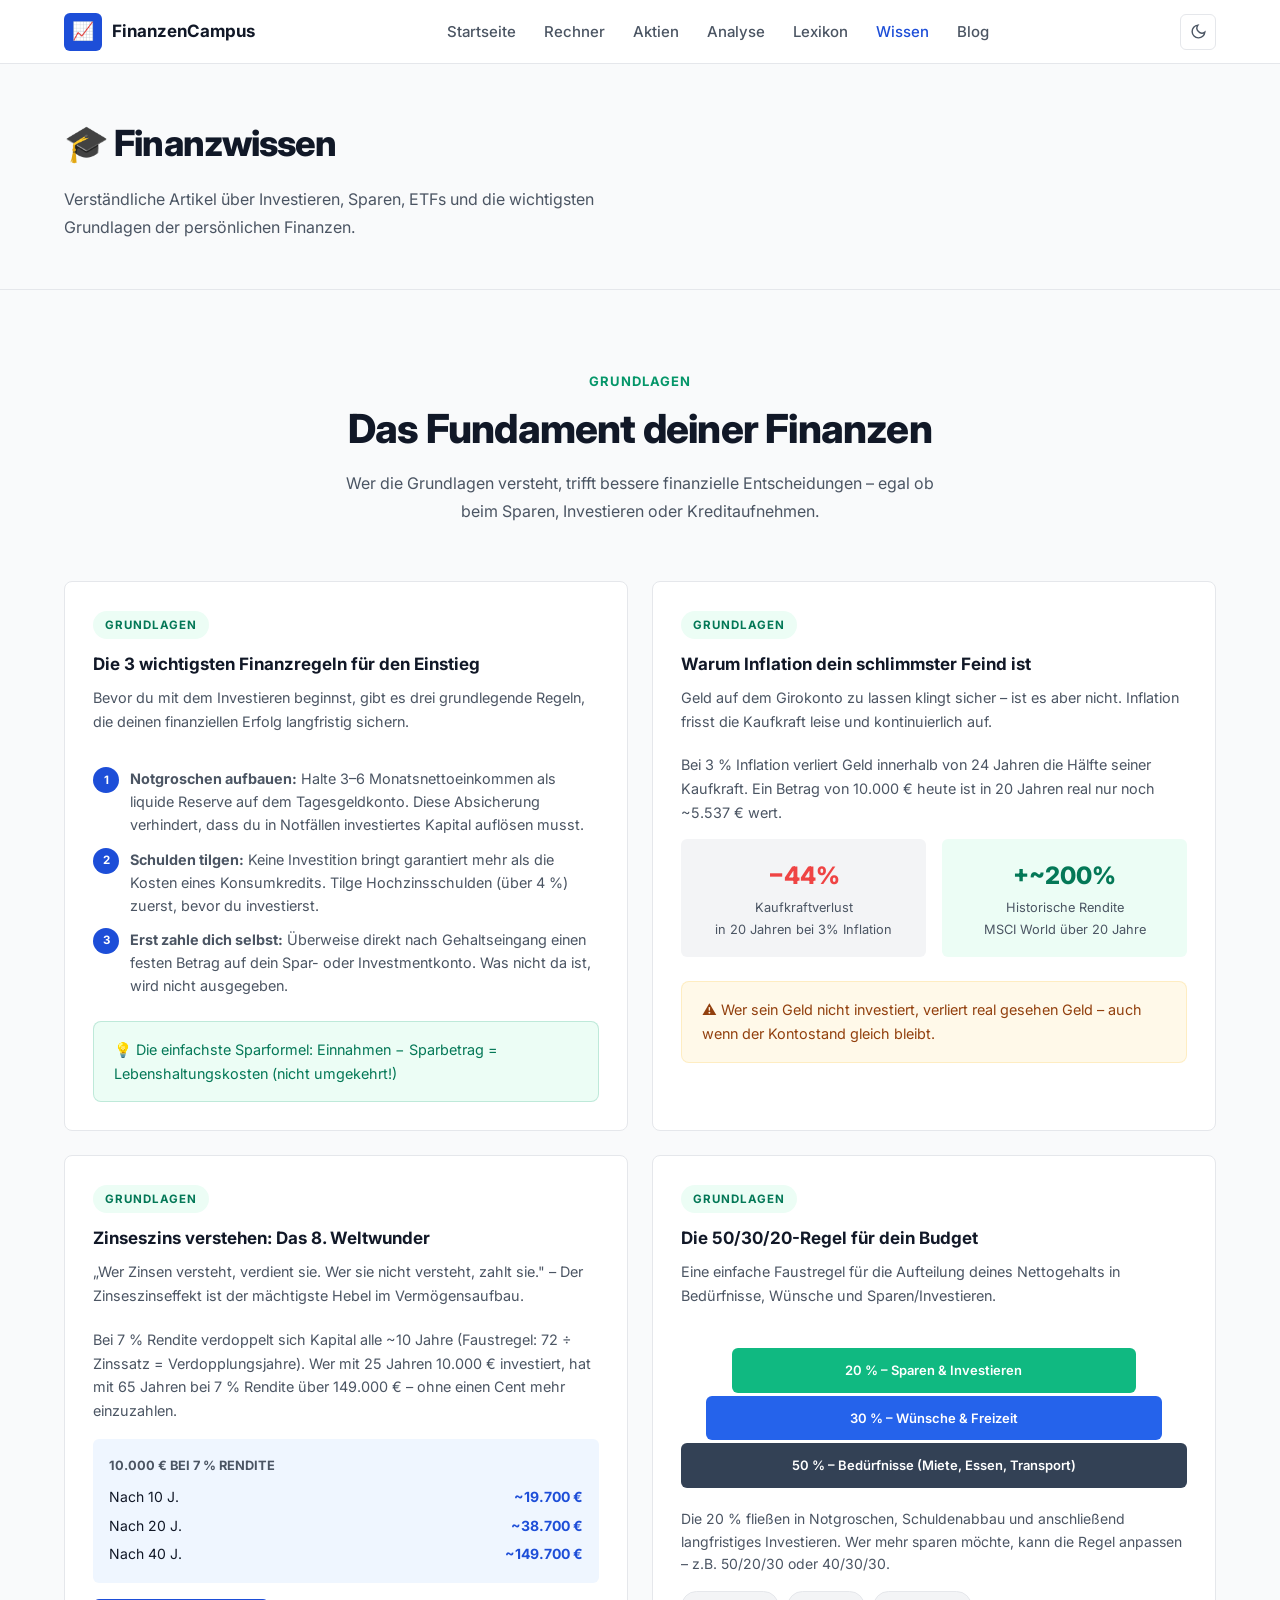
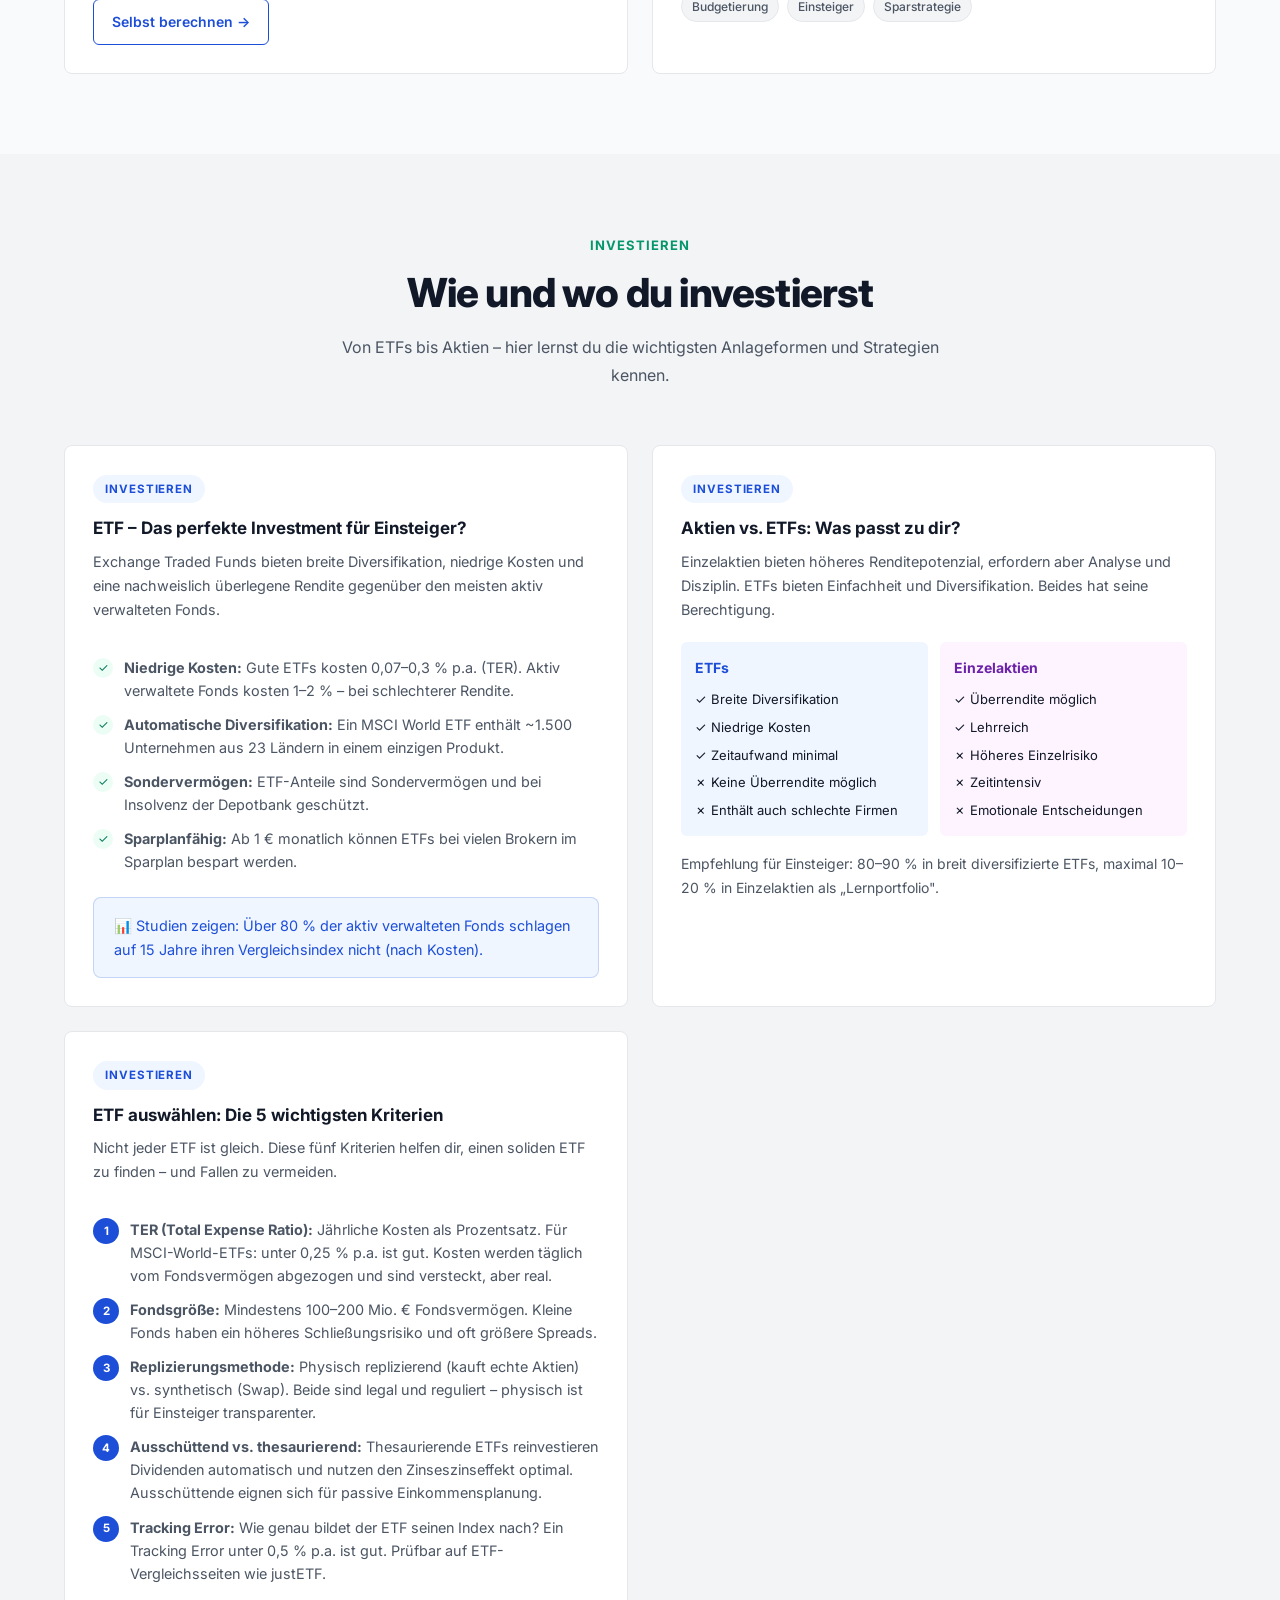
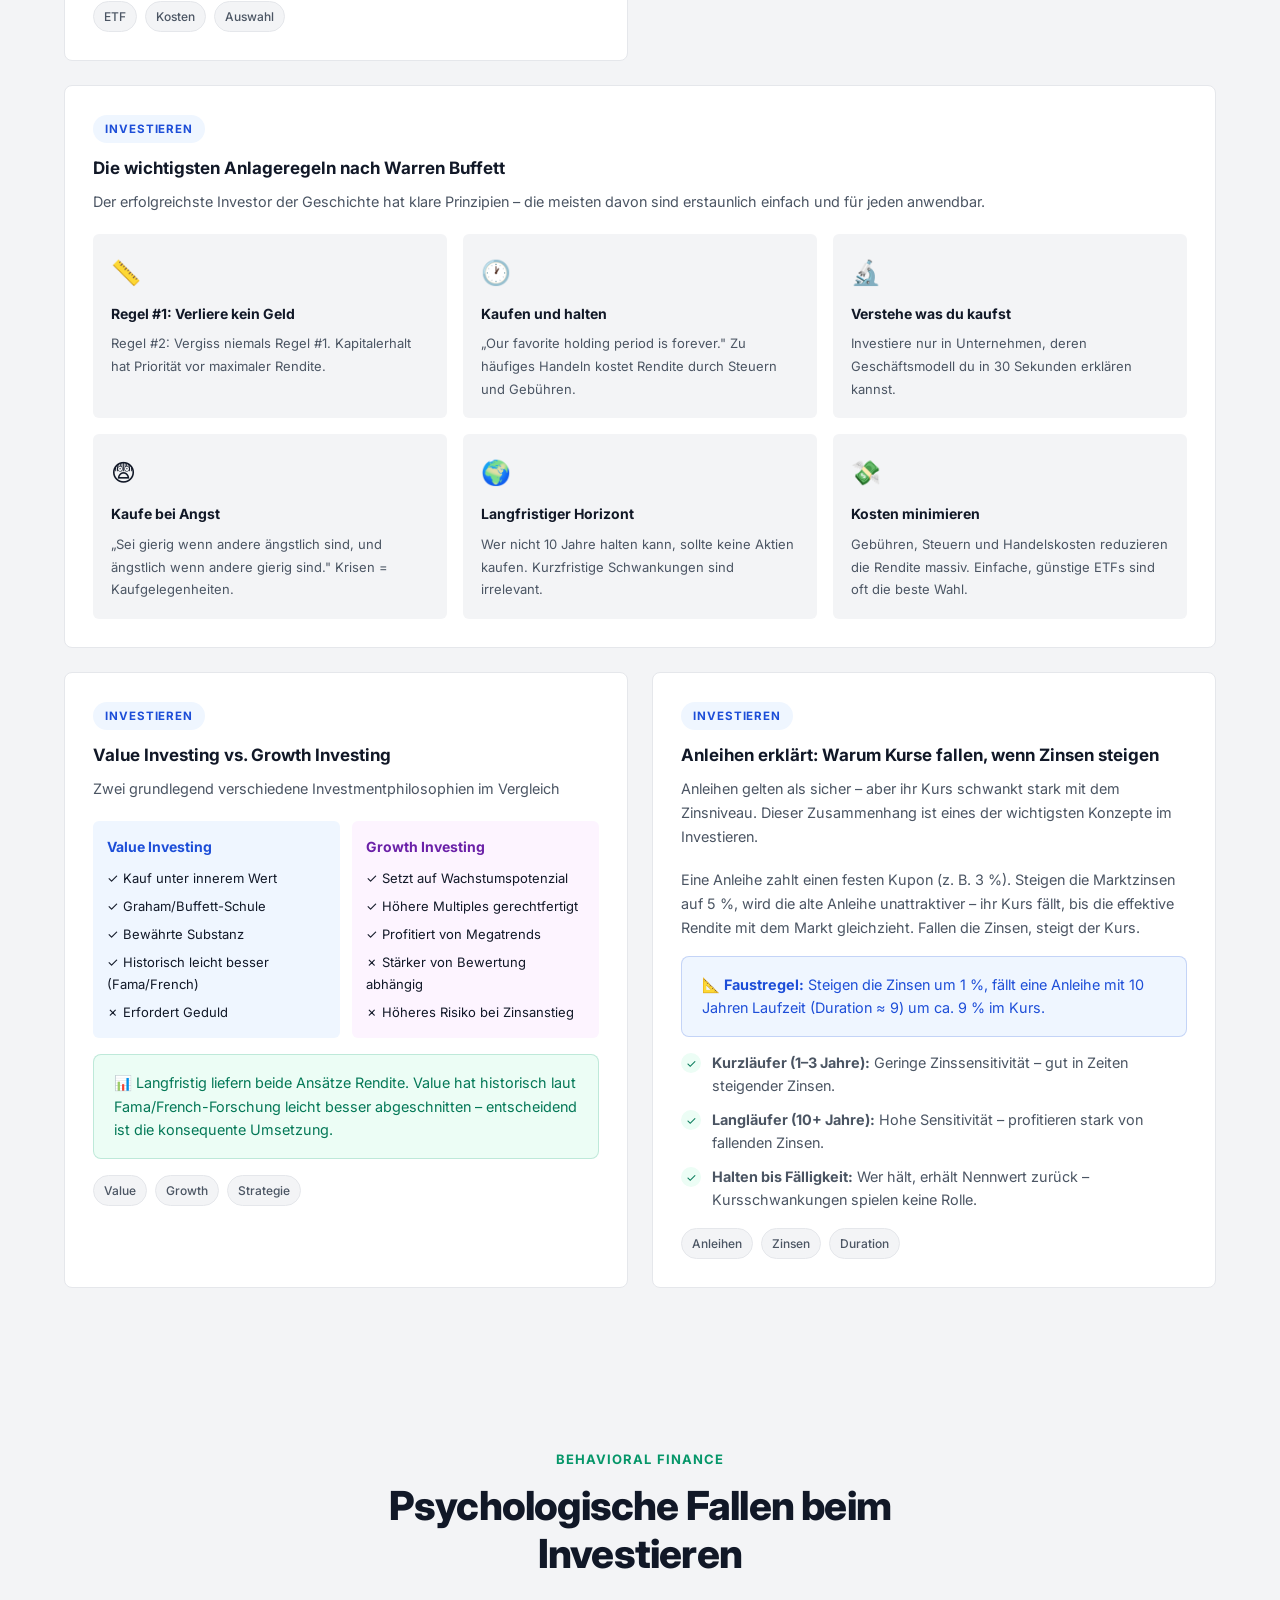
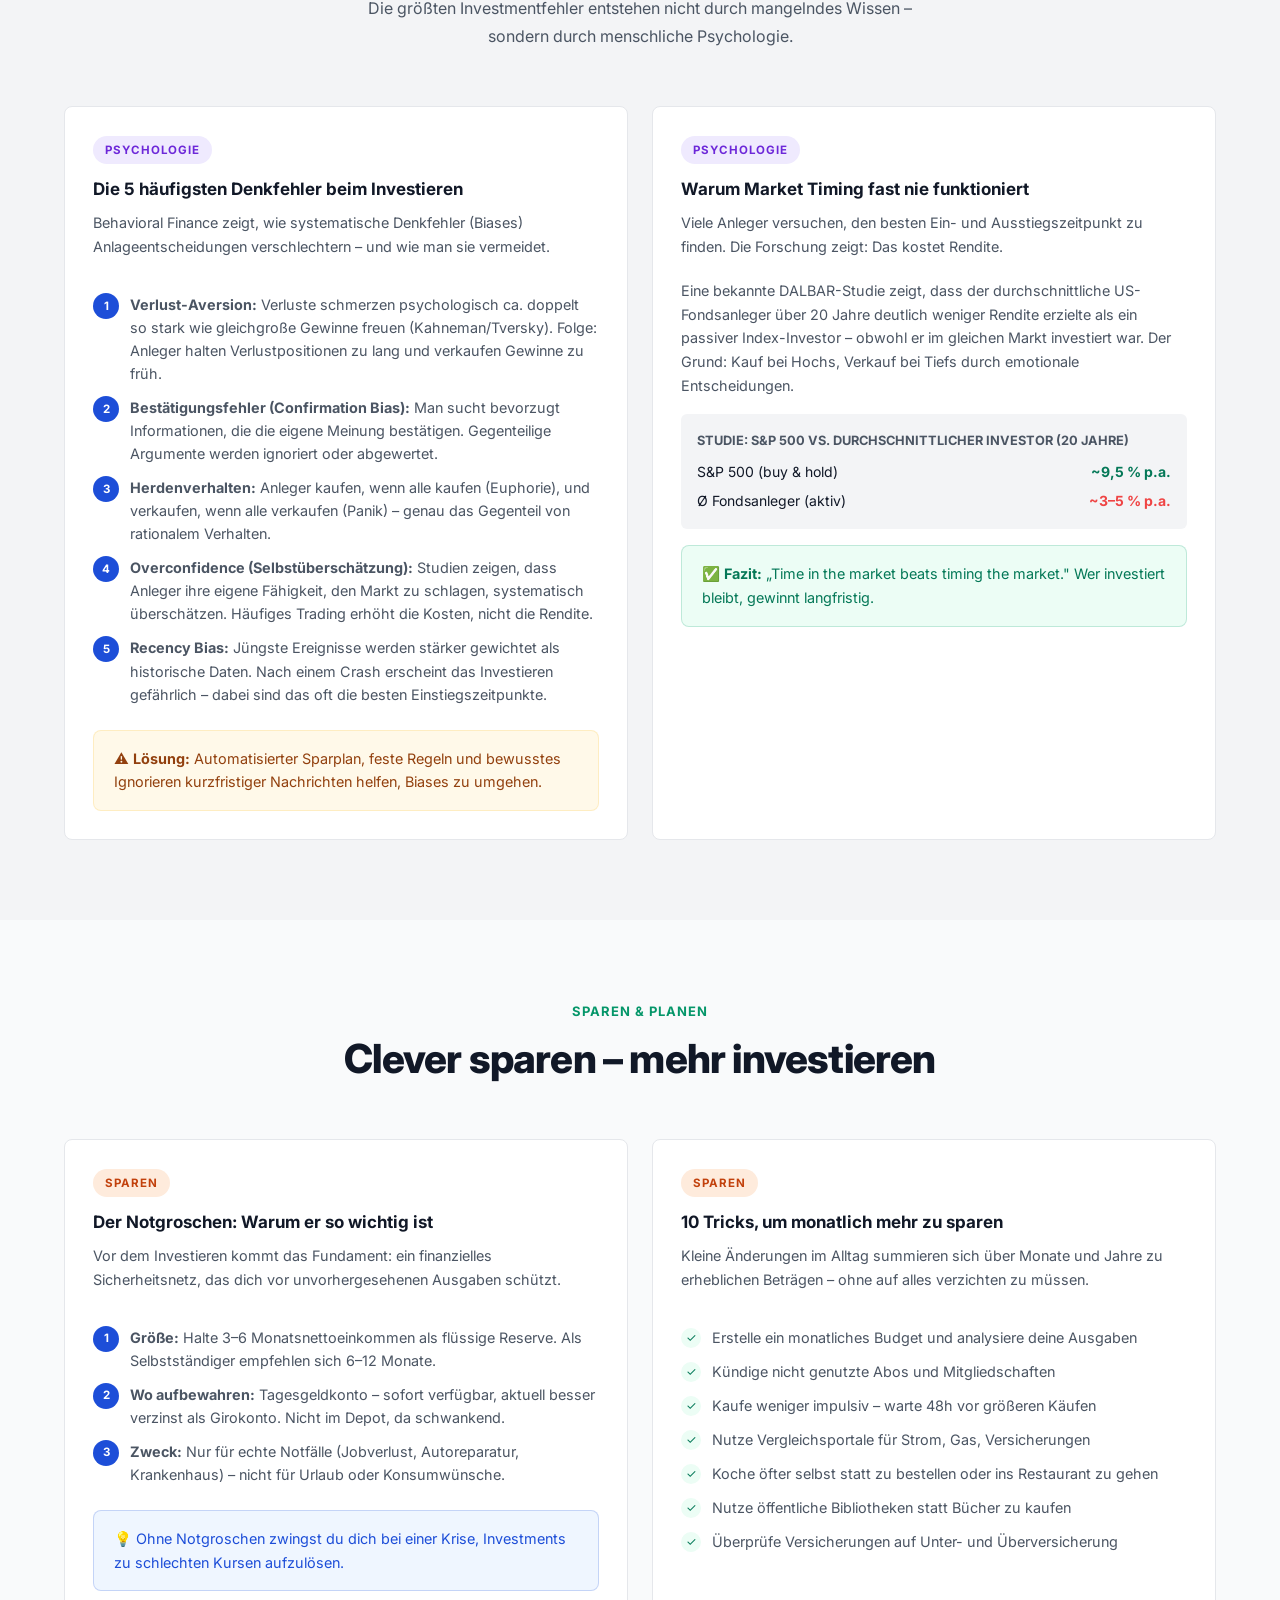
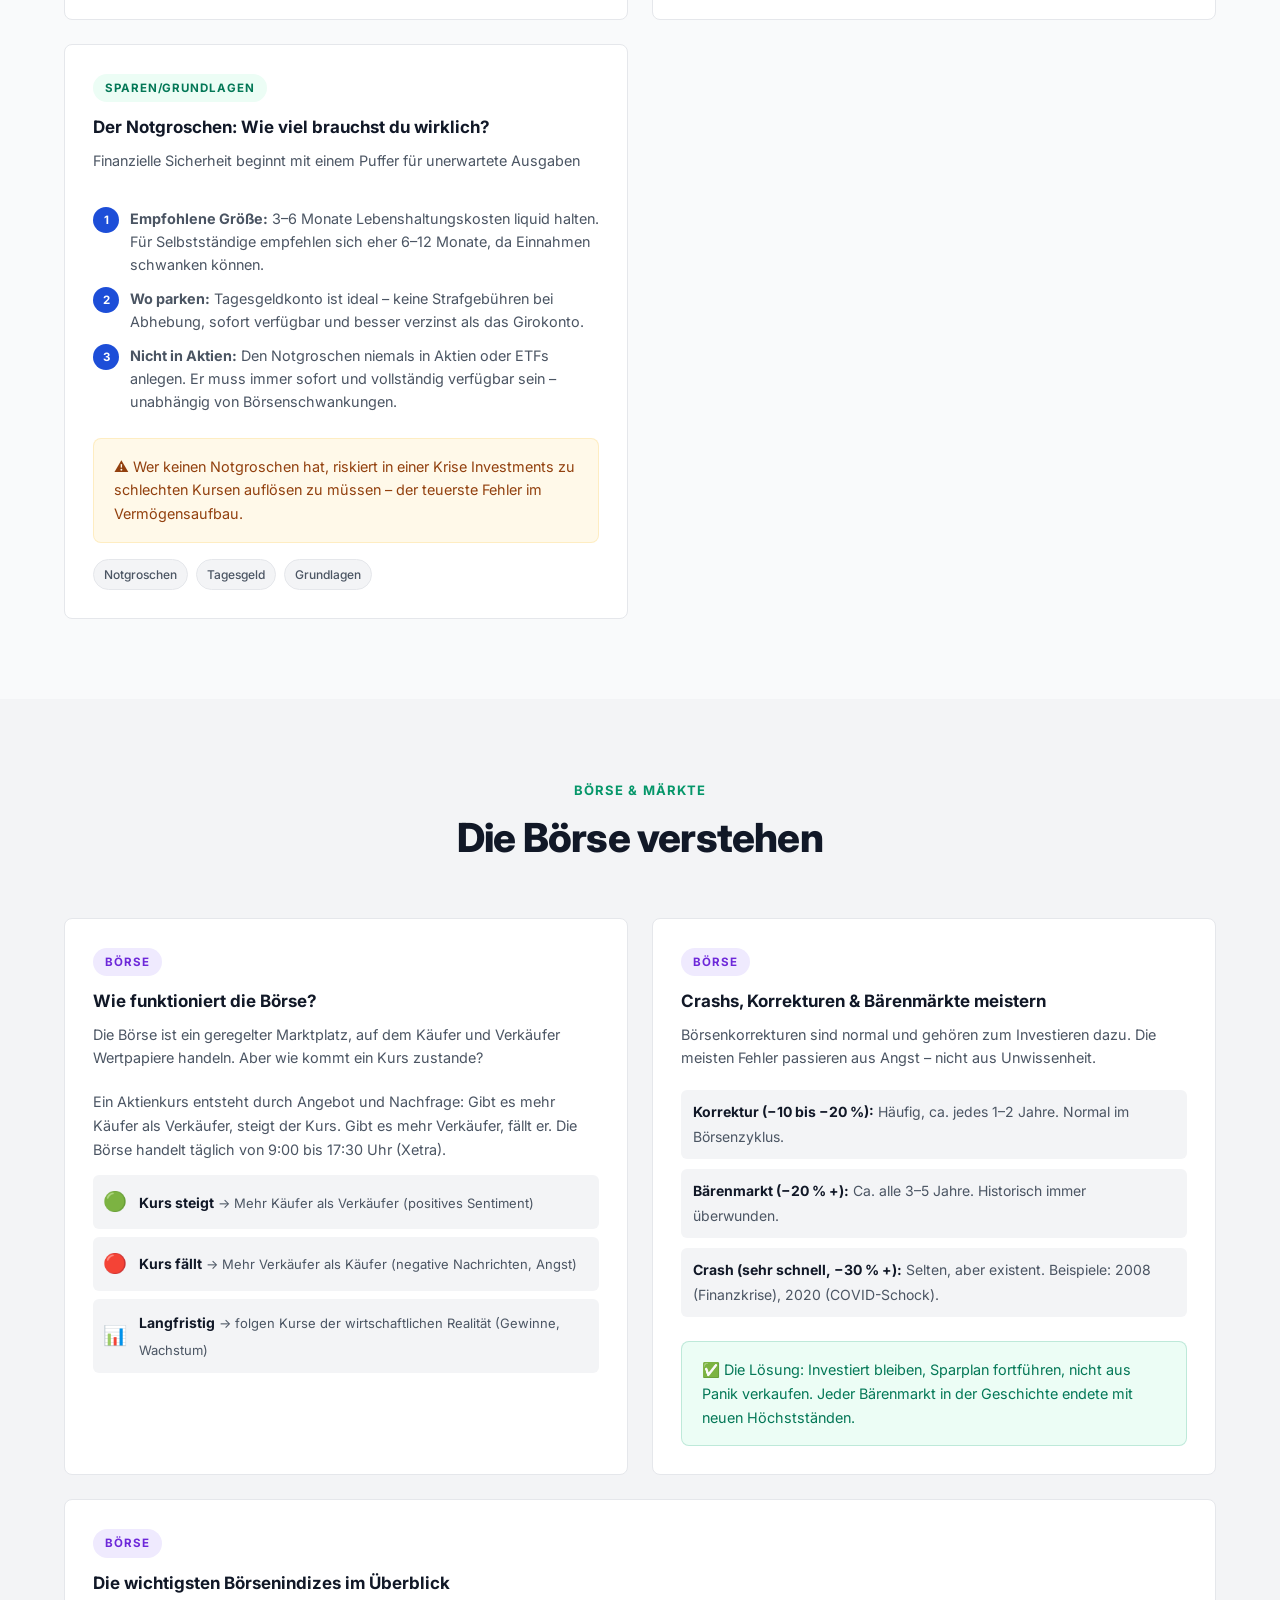
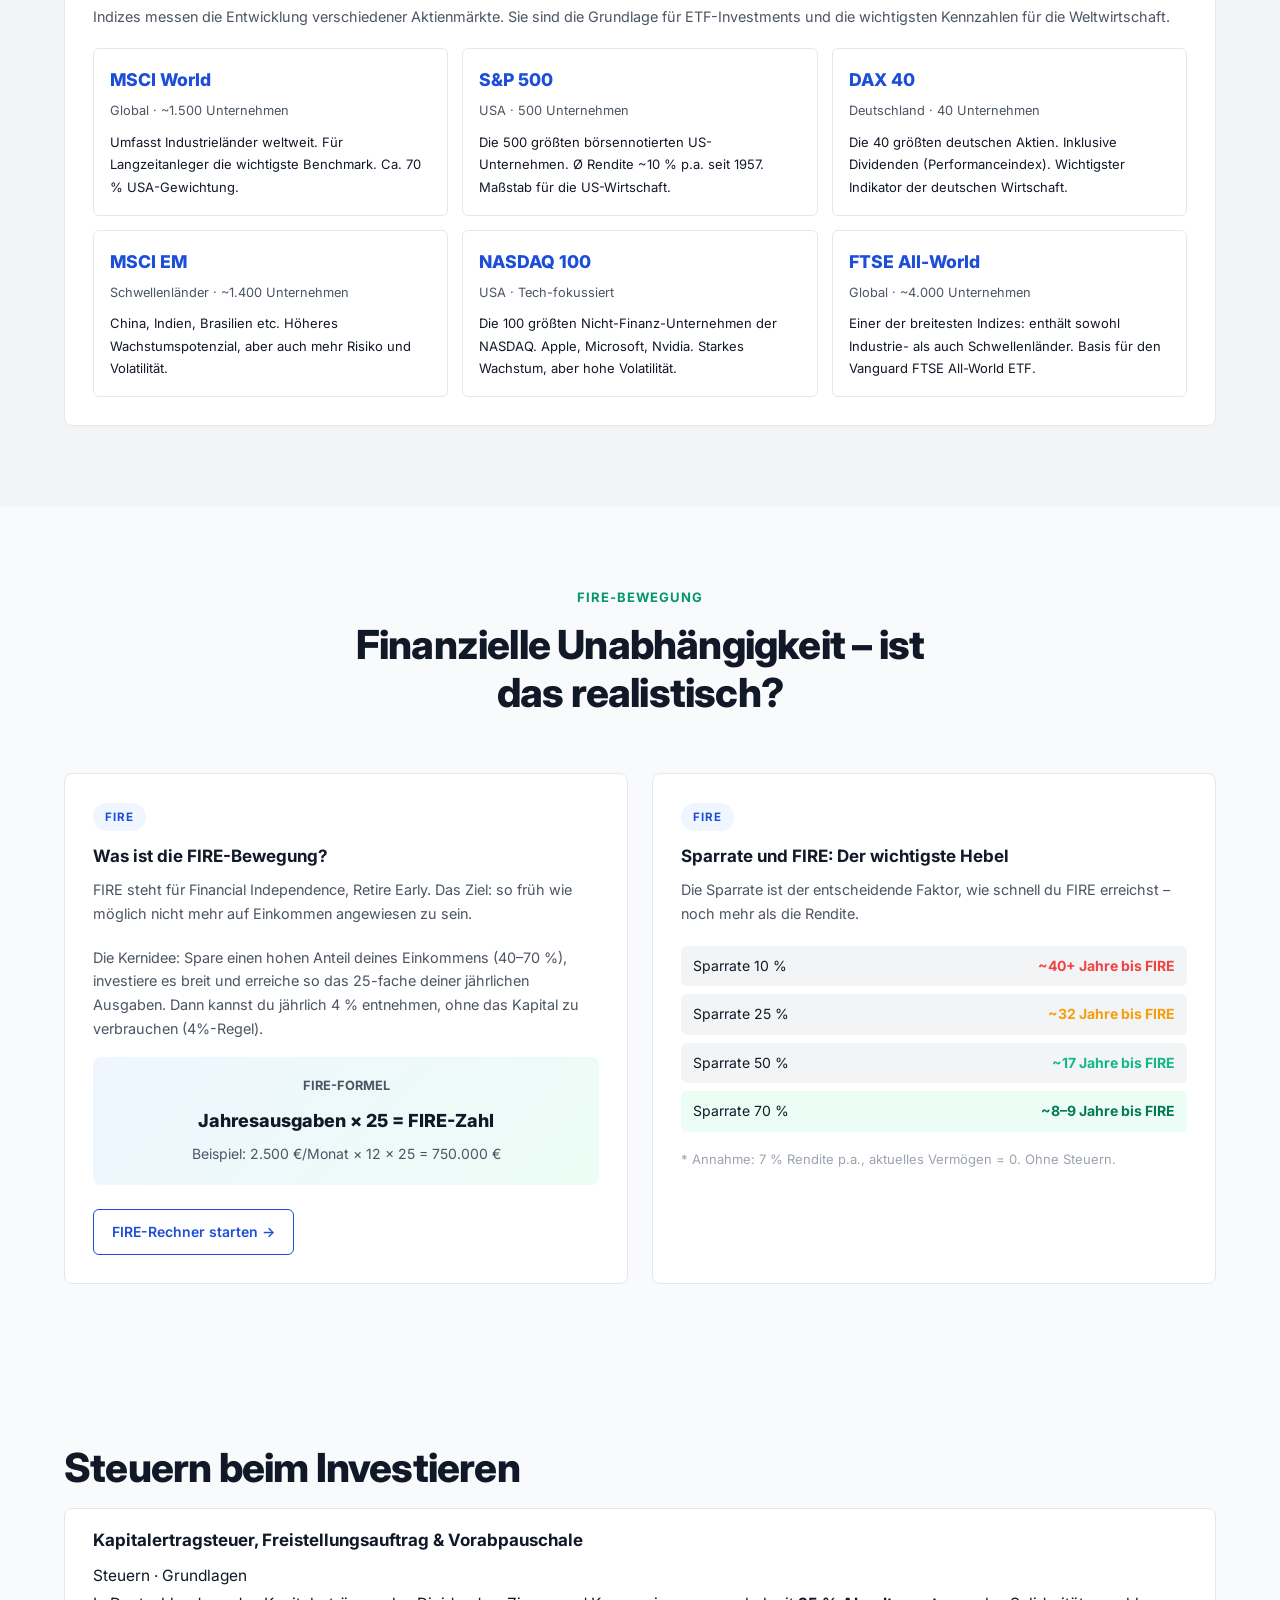
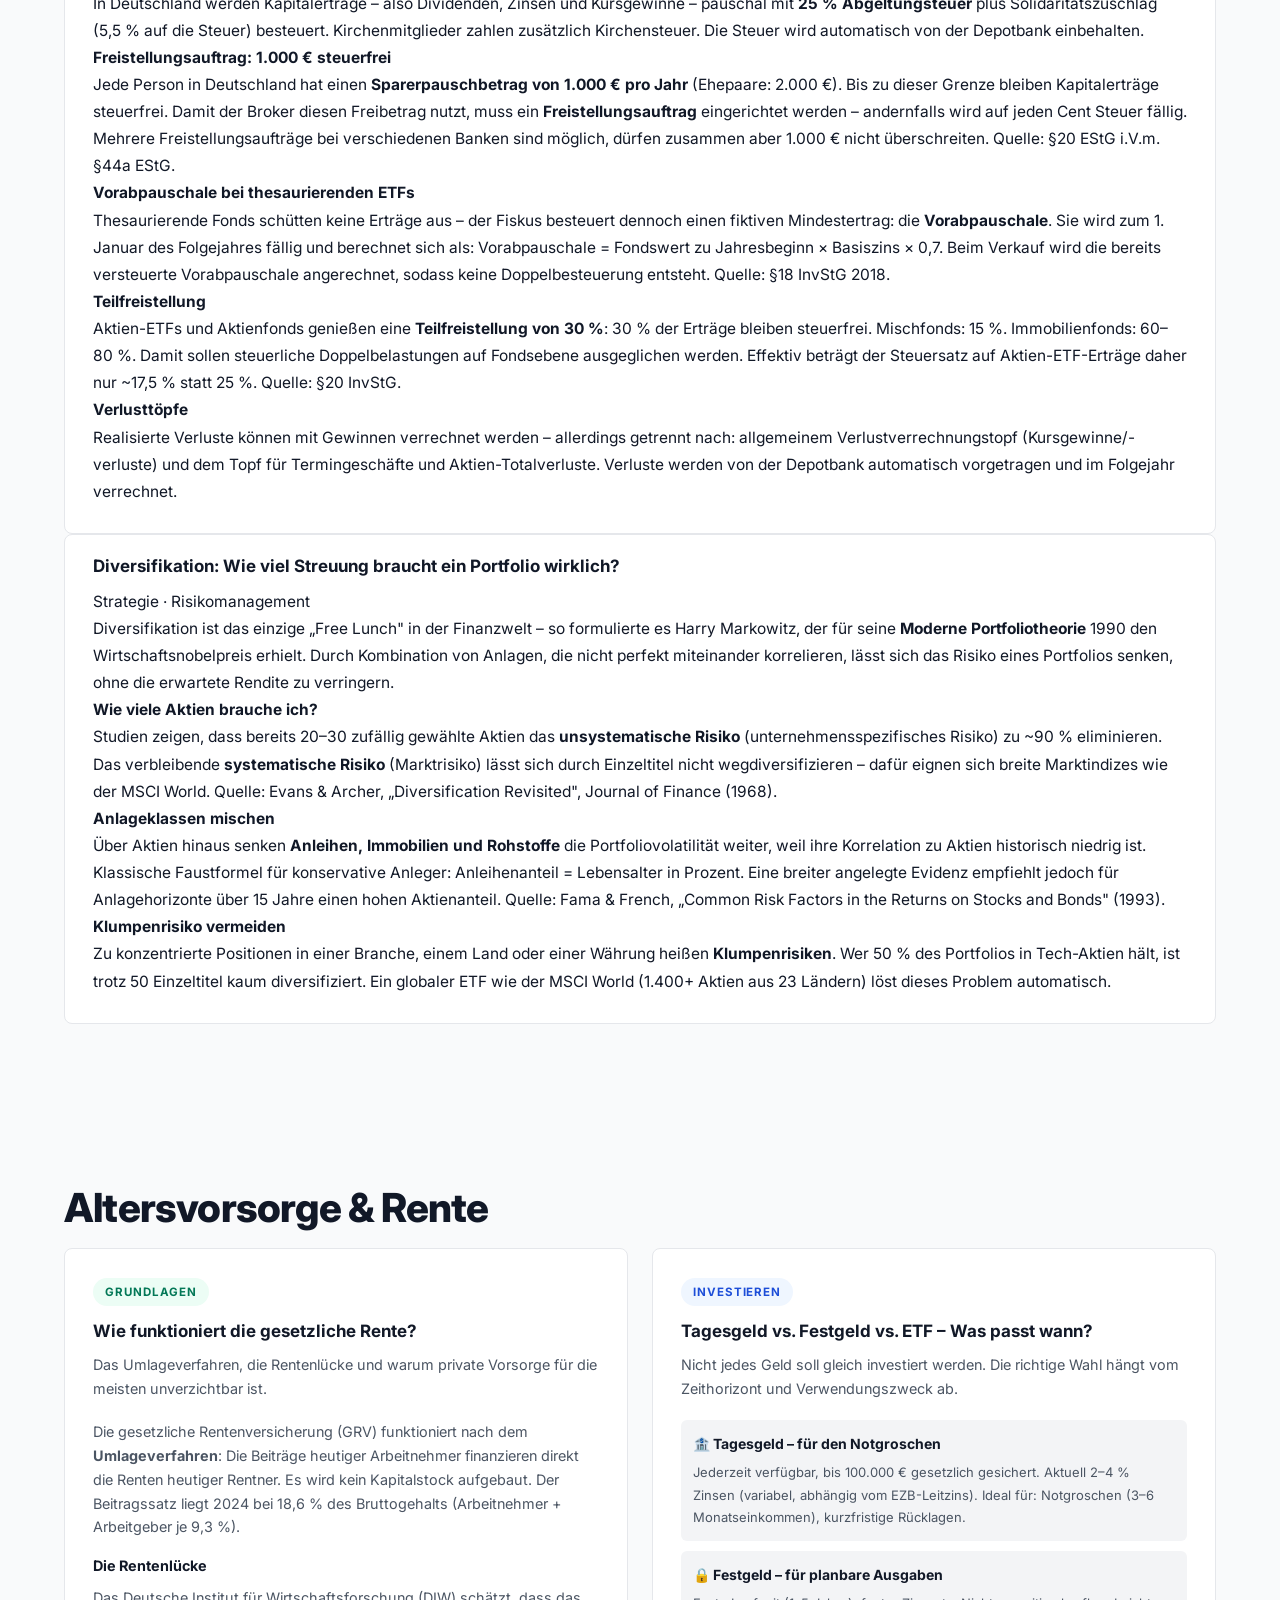
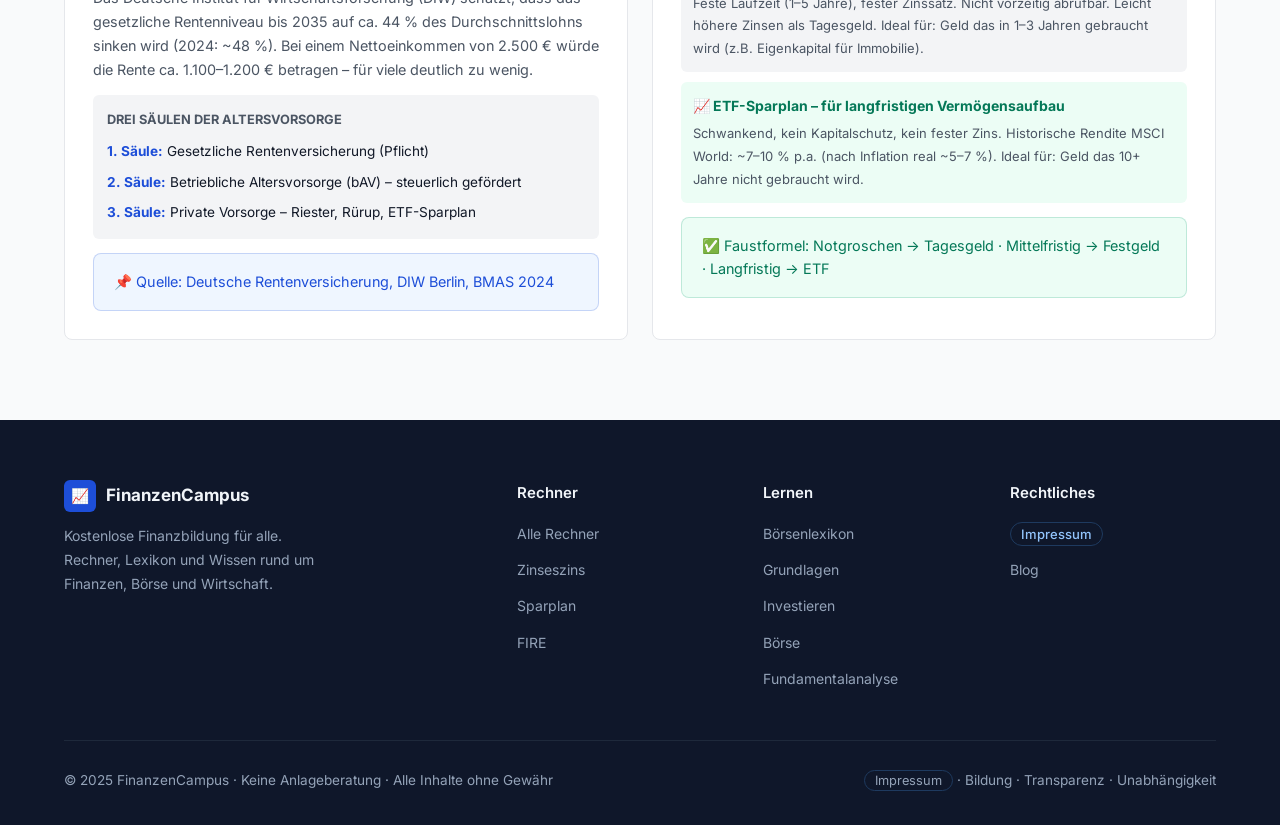
<file: wissen.html>
<!DOCTYPE html>
<html lang="de">
<head>
  <meta charset="UTF-8">
  <meta name="viewport" content="width=device-width, initial-scale=1.0">
  <meta name="description" content="Finanzwissen für Einsteiger und Fortgeschrittene: ETF, Zinseszins, Sparstrategien, FIRE-Bewegung und die wichtigsten Regeln des Investierens.">
  <title>Finanzwissen – FinanzenCampus</title>
  <link rel="icon" href="/images/favicon.ico">
  <script>document.documentElement.setAttribute('data-theme',localStorage.getItem('fc-theme')||(window.matchMedia('(prefers-color-scheme:dark)').matches?'dark':'light'))</script>
  <link rel="stylesheet" href="/css/style.css">
</head>
<body>

<nav>
  <div class="nav-container">
    <a href="/index.html" class="nav-logo">
      
      <div class="nav-logo-fallback">📈</div>
      <span>FinanzenCampus</span>
    </a>
    <ul class="nav-links">
      <li><a href="/index.html">Startseite</a></li>
      <li><a href="/rechner.html">Rechner</a></li>
      <li><a href="/aktienanalyse.html">Aktien</a></li>
      <li><a href="/fundamentalanalyse.html">Analyse</a></li>
      <li><a href="/lexikon.html">Lexikon</a></li>
      <li><a href="/wissen.html" class="active">Wissen</a></li>
      <li><a href="/blog.html">Blog</a></li>
    </ul>
    <div class="nav-actions">
      <button class="theme-btn" onclick="toggleTheme()" title="Erscheinungsbild" aria-label="Dark Mode">
        <svg class="th-icon moon" viewBox="0 0 24 24"><path d="M21 12.79A9 9 0 1 1 11.21 3 7 7 0 0 0 21 12.79z"/></svg>
        <svg class="th-icon sun" viewBox="0 0 24 24" fill="currentColor"><path d="M12 7a5 5 0 1 0 0 10A5 5 0 0 0 12 7zm0-5a1 1 0 0 1 1 1v2a1 1 0 1 1-2 0V3a1 1 0 0 1 1-1zm0 16a1 1 0 0 1 1 1v2a1 1 0 1 1-2 0v-2a1 1 0 0 1 1-1zm9-9a1 1 0 1 1 0 2h-2a1 1 0 1 1 0-2h2zM5 12a1 1 0 0 1-1 1H2a1 1 0 1 1 0-2h2a1 1 0 0 1 1 1zm12.66-5.66a1 1 0 0 1 0 1.42l-1.42 1.41a1 1 0 1 1-1.41-1.41l1.41-1.42a1 1 0 0 1 1.42 0zm-11.9 11.9a1 1 0 0 1 0 1.41L4.34 21.07a1 1 0 0 1-1.41-1.41l1.41-1.42a1 1 0 0 1 1.42 0zm11.9 1.41a1 1 0 0 1-1.41 0l-1.42-1.41a1 1 0 1 1 1.41-1.42l1.42 1.42a1 1 0 0 1 0 1.41zM5.76 5.76a1 1 0 0 1-1.42 0L2.93 4.34a1 1 0 0 1 1.41-1.41l1.42 1.41a1 1 0 0 1 0 1.42z"/></svg>
      </button>
      <button class="hamburger" onclick="toggleMenu()" aria-label="Menü"><span></span><span></span><span></span></button>
    </div>
  </div>
</nav>
<div class="mobile-menu" id="mobileMenu"><ul>
  <li><a href="/index.html">Startseite</a></li><li><a href="/rechner.html">Rechner</a></li>
      <li><a href="/aktienanalyse.html">Aktien</a></li>
      <li><a href="/fundamentalanalyse.html">Analyse</a></li><li><a href="/lexikon.html">Lexikon</a></li>
  <li><a href="/wissen.html">Wissen</a></li>
      <li><a href="/blog.html">Blog</a></li>
</ul></div>

<div class="page-hero">
  <div class="container">
    <h1>🎓 Finanzwissen</h1>
    <p>Verständliche Artikel über Investieren, Sparen, ETFs und die wichtigsten Grundlagen der persönlichen Finanzen.</p>
  </div>
</div>

<!-- GRUNDLAGEN SECTION -->
<section class="section" id="grundlagen">
  <div class="container">
    <div class="section-header">
      <span class="section-label">Grundlagen</span>
      <h2 class="section-title">Das Fundament deiner Finanzen</h2>
      <p class="section-desc">Wer die Grundlagen versteht, trifft bessere finanzielle Entscheidungen – egal ob beim Sparen, Investieren oder Kreditaufnehmen.</p>
    </div>
    <div class="wissen-grid">

      <div class="article-card">
        <div class="article-head">
          <span class="article-cat cat-g">Grundlagen</span>
          <h3>Die 3 wichtigsten Finanzregeln für den Einstieg</h3>
          <p class="excerpt">Bevor du mit dem Investieren beginnst, gibt es drei grundlegende Regeln, die deinen finanziellen Erfolg langfristig sichern.</p>
        </div>
        <div class="article-body">
          <ul class="tips-list">
            <li><span class="tip-n">1</span><span><strong>Notgroschen aufbauen:</strong> Halte 3–6 Monatsnettoeinkommen als liquide Reserve auf dem Tagesgeldkonto. Diese Absicherung verhindert, dass du in Notfällen investiertes Kapital auflösen musst.</span></li>
            <li><span class="tip-n">2</span><span><strong>Schulden tilgen:</strong> Keine Investition bringt garantiert mehr als die Kosten eines Konsumkredits. Tilge Hochzinsschulden (über 4 %) zuerst, bevor du investierst.</span></li>
            <li><span class="tip-n">3</span><span><strong>Erst zahle dich selbst:</strong> Überweise direkt nach Gehaltseingang einen festen Betrag auf dein Spar- oder Investmentkonto. Was nicht da ist, wird nicht ausgegeben.</span></li>
          </ul>
          <div class="info-box info-green mt-6">
            💡 Die einfachste Sparformel: Einnahmen − Sparbetrag = Lebenshaltungskosten (nicht umgekehrt!)
          </div>
        </div>
      </div>

      <div class="article-card">
        <div class="article-head">
          <span class="article-cat cat-g">Grundlagen</span>
          <h3>Warum Inflation dein schlimmster Feind ist</h3>
          <p class="excerpt">Geld auf dem Girokonto zu lassen klingt sicher – ist es aber nicht. Inflation frisst die Kaufkraft leise und kontinuierlich auf.</p>
        </div>
        <div class="article-body">
          <p style="font-size:.9rem;color:var(--text-muted);line-height:1.65;margin-bottom:14px">Bei 3 % Inflation verliert Geld innerhalb von 24 Jahren die Hälfte seiner Kaufkraft. Ein Betrag von 10.000 € heute ist in 20 Jahren real nur noch ~5.537 € wert.</p>
          <div class="text-2col" style="gap:16px">
            <div style="background:var(--bg-muted);border-radius:var(--radius-sm);padding:16px;text-align:center">
              <div style="font-size:1.5rem;font-weight:800;color:#ef4444">−44%</div>
              <div style="font-size:.8rem;color:var(--text-muted)">Kaufkraftverlust<br>in 20 Jahren bei 3% Inflation</div>
            </div>
            <div style="background:var(--accent-subtle);border-radius:var(--radius-sm);padding:16px;text-align:center">
              <div style="font-size:1.5rem;font-weight:800;color:var(--accent-dark)">+~200%</div>
              <div style="font-size:.8rem;color:var(--text-muted)">Historische Rendite<br>MSCI World über 20 Jahre</div>
            </div>
          </div>
          <div class="info-box info-yellow mt-6">
            ⚠️ Wer sein Geld nicht investiert, verliert real gesehen Geld – auch wenn der Kontostand gleich bleibt.
          </div>
        </div>
      </div>

      <div class="article-card">
        <div class="article-head">
          <span class="article-cat cat-g">Grundlagen</span>
          <h3>Zinseszins verstehen: Das 8. Weltwunder</h3>
          <p class="excerpt">„Wer Zinsen versteht, verdient sie. Wer sie nicht versteht, zahlt sie." – Der Zinseszinseffekt ist der mächtigste Hebel im Vermögensaufbau.</p>
        </div>
        <div class="article-body">
          <p style="font-size:.9rem;color:var(--text-muted);line-height:1.65;margin-bottom:16px">
            Bei 7 % Rendite verdoppelt sich Kapital alle ~10 Jahre (Faustregel: 72 ÷ Zinssatz = Verdopplungsjahre). Wer mit 25 Jahren 10.000 € investiert, hat mit 65 Jahren bei 7 % Rendite über 149.000 € – ohne einen Cent mehr einzuzahlen.
          </p>
          <div style="background:var(--primary-subtle);border-radius:var(--radius-sm);padding:16px;margin-bottom:16px">
            <div style="font-size:.8rem;font-weight:700;color:var(--text-muted);text-transform:uppercase;margin-bottom:8px">10.000 € bei 7 % Rendite</div>
            <div style="display:flex;justify-content:space-between;font-size:.875rem">
              <span style="color:var(--text-strong)">Nach 10 J.</span><strong style="color:var(--primary)">~19.700 €</strong>
            </div>
            <div style="display:flex;justify-content:space-between;font-size:.875rem;margin-top:4px">
              <span style="color:var(--text-strong)">Nach 20 J.</span><strong style="color:var(--primary)">~38.700 €</strong>
            </div>
            <div style="display:flex;justify-content:space-between;font-size:.875rem;margin-top:4px">
              <span style="color:var(--text-strong)">Nach 40 J.</span><strong style="color:var(--primary)">~149.700 €</strong>
            </div>
          </div>
          <a href="/rechner.html#zinseszins" class="btn-outline" style="font-size:.875rem;padding:10px 18px">Selbst berechnen →</a>
        </div>
      </div>

      <div class="article-card">
        <div class="article-head">
          <span class="article-cat cat-g">Grundlagen</span>
          <h3>Die 50/30/20-Regel für dein Budget</h3>
          <p class="excerpt">Eine einfache Faustregel für die Aufteilung deines Nettogehalts in Bedürfnisse, Wünsche und Sparen/Investieren.</p>
        </div>
        <div class="article-body">
          <div class="pyramid">
            <div class="pl" style="background:#10b981;width:80%">20 % – Sparen &amp; Investieren</div>
            <div class="pl" style="background:#2563eb;width:90%">30 % – Wünsche &amp; Freizeit</div>
            <div class="pl" style="background:#334155;width:100%">50 % – Bedürfnisse (Miete, Essen, Transport)</div>
          </div>
          <p style="font-size:.875rem;color:var(--text-muted);line-height:1.6">Die 20 % fließen in Notgroschen, Schuldenabbau und anschließend langfristiges Investieren. Wer mehr sparen möchte, kann die Regel anpassen – z.B. 50/20/30 oder 40/30/30.</p>
          <div class="article-tags">
            <span class="tag">Budgetierung</span>
            <span class="tag">Einsteiger</span>
            <span class="tag">Sparstrategie</span>
          </div>
        </div>
      </div>

    </div>
  </div>
</section>

<!-- INVESTIEREN SECTION -->
<section class="section section-alt" id="investieren">
  <div class="container">
    <div class="section-header">
      <span class="section-label">Investieren</span>
      <h2 class="section-title">Wie und wo du investierst</h2>
      <p class="section-desc">Von ETFs bis Aktien – hier lernst du die wichtigsten Anlageformen und Strategien kennen.</p>
    </div>
    <div class="wissen-grid">

      <div class="article-card">
        <div class="article-head">
          <span class="article-cat cat-i">Investieren</span>
          <h3>ETF – Das perfekte Investment für Einsteiger?</h3>
          <p class="excerpt">Exchange Traded Funds bieten breite Diversifikation, niedrige Kosten und eine nachweislich überlegene Rendite gegenüber den meisten aktiv verwalteten Fonds.</p>
        </div>
        <div class="article-body">
          <ul class="tips-list">
            <li><span class="tip-c">✓</span><span><strong>Niedrige Kosten:</strong> Gute ETFs kosten 0,07–0,3 % p.a. (TER). Aktiv verwaltete Fonds kosten 1–2 % – bei schlechterer Rendite.</span></li>
            <li><span class="tip-c">✓</span><span><strong>Automatische Diversifikation:</strong> Ein MSCI World ETF enthält ~1.500 Unternehmen aus 23 Ländern in einem einzigen Produkt.</span></li>
            <li><span class="tip-c">✓</span><span><strong>Sondervermögen:</strong> ETF-Anteile sind Sondervermögen und bei Insolvenz der Depotbank geschützt.</span></li>
            <li><span class="tip-c">✓</span><span><strong>Sparplanfähig:</strong> Ab 1 € monatlich können ETFs bei vielen Brokern im Sparplan bespart werden.</span></li>
          </ul>
          <div class="info-box info-blue mt-6">
            📊 Studien zeigen: Über 80 % der aktiv verwalteten Fonds schlagen auf 15 Jahre ihren Vergleichsindex nicht (nach Kosten).
          </div>
        </div>
      </div>

      <div class="article-card">
        <div class="article-head">
          <span class="article-cat cat-i">Investieren</span>
          <h3>Aktien vs. ETFs: Was passt zu dir?</h3>
          <p class="excerpt">Einzelaktien bieten höheres Renditepotenzial, erfordern aber Analyse und Disziplin. ETFs bieten Einfachheit und Diversifikation. Beides hat seine Berechtigung.</p>
        </div>
        <div class="article-body">
          <div style="display:grid;grid-template-columns:1fr 1fr;gap:12px;margin-bottom:16px">
            <div style="background:var(--primary-subtle);border-radius:var(--radius-sm);padding:14px">
              <div style="font-weight:700;color:var(--primary);margin-bottom:8px;font-size:.875rem">ETFs</div>
              <ul style="list-style:none;font-size:.8125rem;color:var(--text-strong);display:flex;flex-direction:column;gap:5px">
                <li>✓ Breite Diversifikation</li>
                <li>✓ Niedrige Kosten</li>
                <li>✓ Zeitaufwand minimal</li>
                <li>✗ Keine Überrendite möglich</li>
                <li>✗ Enthält auch schlechte Firmen</li>
              </ul>
            </div>
            <div style="background:var(--purple-subtle);border-radius:var(--radius-sm);padding:14px">
              <div style="font-weight:700;color:var(--purple-text);margin-bottom:8px;font-size:.875rem">Einzelaktien</div>
              <ul style="list-style:none;font-size:.8125rem;color:var(--text-strong);display:flex;flex-direction:column;gap:5px">
                <li>✓ Überrendite möglich</li>
                <li>✓ Lehrreich</li>
                <li>✗ Höheres Einzelrisiko</li>
                <li>✗ Zeitintensiv</li>
                <li>✗ Emotionale Entscheidungen</li>
              </ul>
            </div>
          </div>
          <p style="font-size:.875rem;color:var(--text-muted)">Empfehlung für Einsteiger: 80–90 % in breit diversifizierte ETFs, maximal 10–20 % in Einzelaktien als „Lernportfolio".</p>
        </div>
      </div>

      <div class="article-card">
        <div class="article-head">
          <span class="article-cat cat-i">Investieren</span>
          <h3>ETF auswählen: Die 5 wichtigsten Kriterien</h3>
          <p class="excerpt">Nicht jeder ETF ist gleich. Diese fünf Kriterien helfen dir, einen soliden ETF zu finden – und Fallen zu vermeiden.</p>
        </div>
        <div class="article-body">
          <ul class="tips-list">
            <li><span class="tip-n">1</span><span><strong>TER (Total Expense Ratio):</strong> Jährliche Kosten als Prozentsatz. Für MSCI-World-ETFs: unter 0,25 % p.a. ist gut. Kosten werden täglich vom Fondsvermögen abgezogen und sind versteckt, aber real.</span></li>
            <li><span class="tip-n">2</span><span><strong>Fondsgröße:</strong> Mindestens 100–200 Mio. € Fondsvermögen. Kleine Fonds haben ein höheres Schließungsrisiko und oft größere Spreads.</span></li>
            <li><span class="tip-n">3</span><span><strong>Replizierungsmethode:</strong> Physisch replizierend (kauft echte Aktien) vs. synthetisch (Swap). Beide sind legal und reguliert – physisch ist für Einsteiger transparenter.</span></li>
            <li><span class="tip-n">4</span><span><strong>Ausschüttend vs. thesaurierend:</strong> Thesaurierende ETFs reinvestieren Dividenden automatisch und nutzen den Zinseszinseffekt optimal. Ausschüttende eignen sich für passive Einkommensplanung.</span></li>
            <li><span class="tip-n">5</span><span><strong>Tracking Error:</strong> Wie genau bildet der ETF seinen Index nach? Ein Tracking Error unter 0,5 % p.a. ist gut. Prüfbar auf ETF-Vergleichsseiten wie justETF.</span></li>
          </ul>
          <div class="article-tags">
            <span class="tag">ETF</span>
            <span class="tag">Kosten</span>
            <span class="tag">Auswahl</span>
          </div>
        </div>
      </div>

      <div class="article-card full-card">
        <div class="article-head">
          <span class="article-cat cat-i">Investieren</span>
          <h3>Die wichtigsten Anlageregeln nach Warren Buffett</h3>
          <p class="excerpt">Der erfolgreichste Investor der Geschichte hat klare Prinzipien – die meisten davon sind erstaunlich einfach und für jeden anwendbar.</p>
        </div>
        <div class="article-body">
          <div style="display:grid;grid-template-columns:repeat(3,1fr);gap:16px" class="rules-grid">
            <div style="background:var(--bg-muted);border-radius:var(--radius-sm);padding:18px">
              <div style="font-size:1.5rem;margin-bottom:8px">📏</div>
              <h4 style="font-size:.875rem;font-weight:700;margin-bottom:6px">Regel #1: Verliere kein Geld</h4>
              <p style="font-size:.8125rem;color:var(--text-muted)">Regel #2: Vergiss niemals Regel #1. Kapitalerhalt hat Priorität vor maximaler Rendite.</p>
            </div>
            <div style="background:var(--bg-muted);border-radius:var(--radius-sm);padding:18px">
              <div style="font-size:1.5rem;margin-bottom:8px">🕐</div>
              <h4 style="font-size:.875rem;font-weight:700;margin-bottom:6px">Kaufen und halten</h4>
              <p style="font-size:.8125rem;color:var(--text-muted)">„Our favorite holding period is forever." Zu häufiges Handeln kostet Rendite durch Steuern und Gebühren.</p>
            </div>
            <div style="background:var(--bg-muted);border-radius:var(--radius-sm);padding:18px">
              <div style="font-size:1.5rem;margin-bottom:8px">🔬</div>
              <h4 style="font-size:.875rem;font-weight:700;margin-bottom:6px">Verstehe was du kaufst</h4>
              <p style="font-size:.8125rem;color:var(--text-muted)">Investiere nur in Unternehmen, deren Geschäftsmodell du in 30 Sekunden erklären kannst.</p>
            </div>
            <div style="background:var(--bg-muted);border-radius:var(--radius-sm);padding:18px">
              <div style="font-size:1.5rem;margin-bottom:8px">😨</div>
              <h4 style="font-size:.875rem;font-weight:700;margin-bottom:6px">Kaufe bei Angst</h4>
              <p style="font-size:.8125rem;color:var(--text-muted)">„Sei gierig wenn andere ängstlich sind, und ängstlich wenn andere gierig sind." Krisen = Kaufgelegenheiten.</p>
            </div>
            <div style="background:var(--bg-muted);border-radius:var(--radius-sm);padding:18px">
              <div style="font-size:1.5rem;margin-bottom:8px">🌍</div>
              <h4 style="font-size:.875rem;font-weight:700;margin-bottom:6px">Langfristiger Horizont</h4>
              <p style="font-size:.8125rem;color:var(--text-muted)">Wer nicht 10 Jahre halten kann, sollte keine Aktien kaufen. Kurzfristige Schwankungen sind irrelevant.</p>
            </div>
            <div style="background:var(--bg-muted);border-radius:var(--radius-sm);padding:18px">
              <div style="font-size:1.5rem;margin-bottom:8px">💸</div>
              <h4 style="font-size:.875rem;font-weight:700;margin-bottom:6px">Kosten minimieren</h4>
              <p style="font-size:.8125rem;color:var(--text-muted)">Gebühren, Steuern und Handelskosten reduzieren die Rendite massiv. Einfache, günstige ETFs sind oft die beste Wahl.</p>
            </div>
          </div>
        </div>
      </div>

      <div class="article-card">
        <div class="article-head">
          <span class="article-cat cat-i">Investieren</span>
          <h3>Value Investing vs. Growth Investing</h3>
          <p class="excerpt">Zwei grundlegend verschiedene Investmentphilosophien im Vergleich</p>
        </div>
        <div class="article-body">
          <div style="display:grid;grid-template-columns:1fr 1fr;gap:12px;margin-bottom:16px">
            <div style="background:var(--primary-subtle);border-radius:var(--radius-sm);padding:14px">
              <div style="font-weight:700;color:var(--primary);margin-bottom:8px;font-size:.875rem">Value Investing</div>
              <ul style="list-style:none;font-size:.8125rem;color:var(--text-strong);display:flex;flex-direction:column;gap:5px">
                <li>✓ Kauf unter innerem Wert</li>
                <li>✓ Graham/Buffett-Schule</li>
                <li>✓ Bewährte Substanz</li>
                <li>✓ Historisch leicht besser (Fama/French)</li>
                <li>✗ Erfordert Geduld</li>
              </ul>
            </div>
            <div style="background:var(--purple-subtle);border-radius:var(--radius-sm);padding:14px">
              <div style="font-weight:700;color:var(--purple-text);margin-bottom:8px;font-size:.875rem">Growth Investing</div>
              <ul style="list-style:none;font-size:.8125rem;color:var(--text-strong);display:flex;flex-direction:column;gap:5px">
                <li>✓ Setzt auf Wachstumspotenzial</li>
                <li>✓ Höhere Multiples gerechtfertigt</li>
                <li>✓ Profitiert von Megatrends</li>
                <li>✗ Stärker von Bewertung abhängig</li>
                <li>✗ Höheres Risiko bei Zinsanstieg</li>
              </ul>
            </div>
          </div>
          <div class="info-box info-green mt-4">
            📊 Langfristig liefern beide Ansätze Rendite. Value hat historisch laut Fama/French-Forschung leicht besser abgeschnitten – entscheidend ist die konsequente Umsetzung.
          </div>
          <div class="article-tags">
            <span class="tag">Value</span>
            <span class="tag">Growth</span>
            <span class="tag">Strategie</span>
          </div>
        </div>
      </div>

      <div class="article-card">
        <div class="article-head">
          <span class="article-cat cat-i">Investieren</span>
          <h3>Anleihen erklärt: Warum Kurse fallen, wenn Zinsen steigen</h3>
          <p class="excerpt">Anleihen gelten als sicher – aber ihr Kurs schwankt stark mit dem Zinsniveau. Dieser Zusammenhang ist eines der wichtigsten Konzepte im Investieren.</p>
        </div>
        <div class="article-body">
          <p style="font-size:.9rem;color:var(--text-muted);line-height:1.65;margin-bottom:14px">Eine Anleihe zahlt einen festen Kupon (z. B. 3 %). Steigen die Marktzinsen auf 5 %, wird die alte Anleihe unattraktiver – ihr Kurs fällt, bis die effektive Rendite mit dem Markt gleichzieht. Fallen die Zinsen, steigt der Kurs.</p>
          <div class="info-box info-blue mt-4">
            📐 <strong>Faustregel:</strong> Steigen die Zinsen um 1 %, fällt eine Anleihe mit 10 Jahren Laufzeit (Duration ≈ 9) um ca. 9 % im Kurs.
          </div>
          <ul class="tips-list" style="margin-top:14px">
            <li><span class="tip-c">✓</span><span><strong>Kurzläufer (1–3 Jahre):</strong> Geringe Zinssensitivität – gut in Zeiten steigender Zinsen.</span></li>
            <li><span class="tip-c">✓</span><span><strong>Langläufer (10+ Jahre):</strong> Hohe Sensitivität – profitieren stark von fallenden Zinsen.</span></li>
            <li><span class="tip-c">✓</span><span><strong>Halten bis Fälligkeit:</strong> Wer hält, erhält Nennwert zurück – Kursschwankungen spielen keine Rolle.</span></li>
          </ul>
          <div class="article-tags">
            <span class="tag">Anleihen</span>
            <span class="tag">Zinsen</span>
            <span class="tag">Duration</span>
          </div>
        </div>
      </div>

    </div>
  </div>
</section>

<!-- BEHAVIORAL FINANCE SECTION -->
<section class="section section-alt" id="psychologie">
  <div class="container">
    <div class="section-header">
      <span class="section-label">Behavioral Finance</span>
      <h2 class="section-title">Psychologische Fallen beim Investieren</h2>
      <p class="section-desc">Die größten Investmentfehler entstehen nicht durch mangelndes Wissen – sondern durch menschliche Psychologie.</p>
    </div>
    <div class="wissen-grid">

      <div class="article-card">
        <div class="article-head">
          <span class="article-cat cat-b">Psychologie</span>
          <h3>Die 5 häufigsten Denkfehler beim Investieren</h3>
          <p class="excerpt">Behavioral Finance zeigt, wie systematische Denkfehler (Biases) Anlageentscheidungen verschlechtern – und wie man sie vermeidet.</p>
        </div>
        <div class="article-body">
          <ul class="tips-list">
            <li><span class="tip-n">1</span><span><strong>Verlust-Aversion:</strong> Verluste schmerzen psychologisch ca. doppelt so stark wie gleichgroße Gewinne freuen (Kahneman/Tversky). Folge: Anleger halten Verlustpositionen zu lang und verkaufen Gewinne zu früh.</span></li>
            <li><span class="tip-n">2</span><span><strong>Bestätigungsfehler (Confirmation Bias):</strong> Man sucht bevorzugt Informationen, die die eigene Meinung bestätigen. Gegenteilige Argumente werden ignoriert oder abgewertet.</span></li>
            <li><span class="tip-n">3</span><span><strong>Herdenverhalten:</strong> Anleger kaufen, wenn alle kaufen (Euphorie), und verkaufen, wenn alle verkaufen (Panik) – genau das Gegenteil von rationalem Verhalten.</span></li>
            <li><span class="tip-n">4</span><span><strong>Overconfidence (Selbstüberschätzung):</strong> Studien zeigen, dass Anleger ihre eigene Fähigkeit, den Markt zu schlagen, systematisch überschätzen. Häufiges Trading erhöht die Kosten, nicht die Rendite.</span></li>
            <li><span class="tip-n">5</span><span><strong>Recency Bias:</strong> Jüngste Ereignisse werden stärker gewichtet als historische Daten. Nach einem Crash erscheint das Investieren gefährlich – dabei sind das oft die besten Einstiegszeitpunkte.</span></li>
          </ul>
          <div class="info-box info-yellow mt-6">
            ⚠️ <strong>Lösung:</strong> Automatisierter Sparplan, feste Regeln und bewusstes Ignorieren kurzfristiger Nachrichten helfen, Biases zu umgehen.
          </div>
        </div>
      </div>

      <div class="article-card">
        <div class="article-head">
          <span class="article-cat cat-b">Psychologie</span>
          <h3>Warum Market Timing fast nie funktioniert</h3>
          <p class="excerpt">Viele Anleger versuchen, den besten Ein- und Ausstiegszeitpunkt zu finden. Die Forschung zeigt: Das kostet Rendite.</p>
        </div>
        <div class="article-body">
          <p style="font-size:.9rem;color:var(--text-muted);line-height:1.65;margin-bottom:16px">Eine bekannte DALBAR-Studie zeigt, dass der durchschnittliche US-Fondsanleger über 20 Jahre deutlich weniger Rendite erzielte als ein passiver Index-Investor – obwohl er im gleichen Markt investiert war. Der Grund: Kauf bei Hochs, Verkauf bei Tiefs durch emotionale Entscheidungen.</p>
          <div style="background:var(--bg-muted);border-radius:var(--radius-sm);padding:16px;margin-bottom:16px">
            <div style="font-size:.8rem;font-weight:700;color:var(--text-muted);text-transform:uppercase;margin-bottom:8px">Studie: S&amp;P 500 vs. durchschnittlicher Investor (20 Jahre)</div>
            <div style="display:flex;justify-content:space-between;font-size:.875rem;margin-bottom:4px">
              <span style="color:var(--text-strong)">S&amp;P 500 (buy &amp; hold)</span><strong style="color:var(--accent-dark)">~9,5 % p.a.</strong>
            </div>
            <div style="display:flex;justify-content:space-between;font-size:.875rem">
              <span style="color:var(--text-strong)">Ø Fondsanleger (aktiv)</span><strong style="color:#ef4444">~3–5 % p.a.</strong>
            </div>
          </div>
          <div class="info-box info-green mt-4">
            ✅ <strong>Fazit:</strong> „Time in the market beats timing the market." Wer investiert bleibt, gewinnt langfristig.
          </div>
        </div>
      </div>

    </div>
  </div>
</section>

<!-- SPAREN SECTION -->
<section class="section" id="sparen">
  <div class="container">
    <div class="section-header">
      <span class="section-label">Sparen &amp; Planen</span>
      <h2 class="section-title">Clever sparen – mehr investieren</h2>
    </div>
    <div class="wissen-grid">

      <div class="article-card">
        <div class="article-head">
          <span class="article-cat cat-s">Sparen</span>
          <h3>Der Notgroschen: Warum er so wichtig ist</h3>
          <p class="excerpt">Vor dem Investieren kommt das Fundament: ein finanzielles Sicherheitsnetz, das dich vor unvorhergesehenen Ausgaben schützt.</p>
        </div>
        <div class="article-body">
          <ul class="tips-list">
            <li><span class="tip-n">1</span><span><strong>Größe:</strong> Halte 3–6 Monatsnettoeinkommen als flüssige Reserve. Als Selbstständiger empfehlen sich 6–12 Monate.</span></li>
            <li><span class="tip-n">2</span><span><strong>Wo aufbewahren:</strong> Tagesgeldkonto – sofort verfügbar, aktuell besser verzinst als Girokonto. Nicht im Depot, da schwankend.</span></li>
            <li><span class="tip-n">3</span><span><strong>Zweck:</strong> Nur für echte Notfälle (Jobverlust, Autoreparatur, Krankenhaus) – nicht für Urlaub oder Konsumwünsche.</span></li>
          </ul>
          <div class="info-box info-blue mt-6">
            💡 Ohne Notgroschen zwingst du dich bei einer Krise, Investments zu schlechten Kursen aufzulösen.
          </div>
        </div>
      </div>

      <div class="article-card">
        <div class="article-head">
          <span class="article-cat cat-s">Sparen</span>
          <h3>10 Tricks, um monatlich mehr zu sparen</h3>
          <p class="excerpt">Kleine Änderungen im Alltag summieren sich über Monate und Jahre zu erheblichen Beträgen – ohne auf alles verzichten zu müssen.</p>
        </div>
        <div class="article-body">
          <ul class="tips-list">
            <li><span class="tip-c">✓</span>Erstelle ein monatliches Budget und analysiere deine Ausgaben</li>
            <li><span class="tip-c">✓</span>Kündige nicht genutzte Abos und Mitgliedschaften</li>
            <li><span class="tip-c">✓</span>Kaufe weniger impulsiv – warte 48h vor größeren Käufen</li>
            <li><span class="tip-c">✓</span>Nutze Vergleichsportale für Strom, Gas, Versicherungen</li>
            <li><span class="tip-c">✓</span>Koche öfter selbst statt zu bestellen oder ins Restaurant zu gehen</li>
            <li><span class="tip-c">✓</span>Nutze öffentliche Bibliotheken statt Bücher zu kaufen</li>
            <li><span class="tip-c">✓</span>Überprüfe Versicherungen auf Unter- und Überversicherung</li>
          </ul>
        </div>
      </div>

      <div class="article-card">
        <div class="article-head">
          <span class="article-cat cat-g">Sparen/Grundlagen</span>
          <h3>Der Notgroschen: Wie viel brauchst du wirklich?</h3>
          <p class="excerpt">Finanzielle Sicherheit beginnt mit einem Puffer für unerwartete Ausgaben</p>
        </div>
        <div class="article-body">
          <ul class="tips-list">
            <li><span class="tip-n">1</span><span><strong>Empfohlene Größe:</strong> 3–6 Monate Lebenshaltungskosten liquid halten. Für Selbstständige empfehlen sich eher 6–12 Monate, da Einnahmen schwanken können.</span></li>
            <li><span class="tip-n">2</span><span><strong>Wo parken:</strong> Tagesgeldkonto ist ideal – keine Strafgebühren bei Abhebung, sofort verfügbar und besser verzinst als das Girokonto.</span></li>
            <li><span class="tip-n">3</span><span><strong>Nicht in Aktien:</strong> Den Notgroschen niemals in Aktien oder ETFs anlegen. Er muss immer sofort und vollständig verfügbar sein – unabhängig von Börsenschwankungen.</span></li>
          </ul>
          <div class="info-box info-yellow mt-6">
            ⚠️ Wer keinen Notgroschen hat, riskiert in einer Krise Investments zu schlechten Kursen auflösen zu müssen – der teuerste Fehler im Vermögensaufbau.
          </div>
          <div class="article-tags">
            <span class="tag">Notgroschen</span>
            <span class="tag">Tagesgeld</span>
            <span class="tag">Grundlagen</span>
          </div>
        </div>
      </div>

    </div>
  </div>
</section>

<!-- BÖRSE & MÄRKTE -->
<section class="section section-alt" id="boerse">
  <div class="container">
    <div class="section-header">
      <span class="section-label">Börse &amp; Märkte</span>
      <h2 class="section-title">Die Börse verstehen</h2>
    </div>
    <div class="wissen-grid">

      <div class="article-card">
        <div class="article-head">
          <span class="article-cat cat-b">Börse</span>
          <h3>Wie funktioniert die Börse?</h3>
          <p class="excerpt">Die Börse ist ein geregelter Marktplatz, auf dem Käufer und Verkäufer Wertpapiere handeln. Aber wie kommt ein Kurs zustande?</p>
        </div>
        <div class="article-body">
          <p style="font-size:.9rem;color:var(--text-muted);line-height:1.65;margin-bottom:14px">Ein Aktienkurs entsteht durch Angebot und Nachfrage: Gibt es mehr Käufer als Verkäufer, steigt der Kurs. Gibt es mehr Verkäufer, fällt er. Die Börse handelt täglich von 9:00 bis 17:30 Uhr (Xetra).</p>
          <div style="display:flex;flex-direction:column;gap:8px">
            <div style="display:flex;gap:12px;padding:10px;background:var(--bg-muted);border-radius:var(--radius-sm);align-items:center">
              <span style="font-size:1.2rem">🟢</span>
              <div><strong style="font-size:.875rem">Kurs steigt</strong><span style="font-size:.8125rem;color:var(--text-muted)"> → Mehr Käufer als Verkäufer (positives Sentiment)</span></div>
            </div>
            <div style="display:flex;gap:12px;padding:10px;background:var(--bg-muted);border-radius:var(--radius-sm);align-items:center">
              <span style="font-size:1.2rem">🔴</span>
              <div><strong style="font-size:.875rem">Kurs fällt</strong><span style="font-size:.8125rem;color:var(--text-muted)"> → Mehr Verkäufer als Käufer (negative Nachrichten, Angst)</span></div>
            </div>
            <div style="display:flex;gap:12px;padding:10px;background:var(--bg-muted);border-radius:var(--radius-sm);align-items:center">
              <span style="font-size:1.2rem">📊</span>
              <div><strong style="font-size:.875rem">Langfristig</strong><span style="font-size:.8125rem;color:var(--text-muted)"> → folgen Kurse der wirtschaftlichen Realität (Gewinne, Wachstum)</span></div>
            </div>
          </div>
        </div>
      </div>

      <div class="article-card">
        <div class="article-head">
          <span class="article-cat cat-b">Börse</span>
          <h3>Crashs, Korrekturen &amp; Bärenmärkte meistern</h3>
          <p class="excerpt">Börsenkorrekturen sind normal und gehören zum Investieren dazu. Die meisten Fehler passieren aus Angst – nicht aus Unwissenheit.</p>
        </div>
        <div class="article-body">
          <ul style="list-style:none;display:flex;flex-direction:column;gap:10px">
            <li style="padding:10px 12px;background:var(--bg-muted);border-radius:var(--radius-sm);font-size:.875rem">
              <strong>Korrektur (−10 bis −20 %):</strong><span style="color:var(--text-muted)"> Häufig, ca. jedes 1–2 Jahre. Normal im Börsenzyklus.</span>
            </li>
            <li style="padding:10px 12px;background:var(--bg-muted);border-radius:var(--radius-sm);font-size:.875rem">
              <strong>Bärenmarkt (−20 % +):</strong><span style="color:var(--text-muted)"> Ca. alle 3–5 Jahre. Historisch immer überwunden.</span>
            </li>
            <li style="padding:10px 12px;background:var(--bg-muted);border-radius:var(--radius-sm);font-size:.875rem">
              <strong>Crash (sehr schnell, −30 % +):</strong><span style="color:var(--text-muted)"> Selten, aber existent. Beispiele: 2008 (Finanzkrise), 2020 (COVID-Schock).</span>
            </li>
          </ul>
          <div class="info-box info-green mt-6">
            ✅ Die Lösung: Investiert bleiben, Sparplan fortführen, nicht aus Panik verkaufen. Jeder Bärenmarkt in der Geschichte endete mit neuen Höchstständen.
          </div>
        </div>
      </div>

      <div class="article-card full-card">
        <div class="article-head">
          <span class="article-cat cat-b">Börse</span>
          <h3>Die wichtigsten Börsenindizes im Überblick</h3>
          <p class="excerpt">Indizes messen die Entwicklung verschiedener Aktienmärkte. Sie sind die Grundlage für ETF-Investments und die wichtigsten Kennzahlen für die Weltwirtschaft.</p>
        </div>
        <div class="article-body">
          <div style="display:grid;grid-template-columns:repeat(3,1fr);gap:14px" class="rules-grid">
            <div style="border:1px solid var(--border);border-radius:var(--radius-sm);padding:16px">
              <div style="font-weight:800;font-size:1.1rem;color:var(--primary);margin-bottom:4px">MSCI World</div>
              <div style="font-size:.8rem;color:var(--text-muted);margin-bottom:8px">Global · ~1.500 Unternehmen</div>
              <p style="font-size:.8125rem;color:var(--text-strong)">Umfasst Industrieländer weltweit. Für Langzeitanleger die wichtigste Benchmark. Ca. 70 % USA-Gewichtung.</p>
            </div>
            <div style="border:1px solid var(--border);border-radius:var(--radius-sm);padding:16px">
              <div style="font-weight:800;font-size:1.1rem;color:var(--primary);margin-bottom:4px">S&amp;P 500</div>
              <div style="font-size:.8rem;color:var(--text-muted);margin-bottom:8px">USA · 500 Unternehmen</div>
              <p style="font-size:.8125rem;color:var(--text-strong)">Die 500 größten börsennotierten US-Unternehmen. Ø Rendite ~10 % p.a. seit 1957. Maßstab für die US-Wirtschaft.</p>
            </div>
            <div style="border:1px solid var(--border);border-radius:var(--radius-sm);padding:16px">
              <div style="font-weight:800;font-size:1.1rem;color:var(--primary);margin-bottom:4px">DAX 40</div>
              <div style="font-size:.8rem;color:var(--text-muted);margin-bottom:8px">Deutschland · 40 Unternehmen</div>
              <p style="font-size:.8125rem;color:var(--text-strong)">Die 40 größten deutschen Aktien. Inklusive Dividenden (Performanceindex). Wichtigster Indikator der deutschen Wirtschaft.</p>
            </div>
            <div style="border:1px solid var(--border);border-radius:var(--radius-sm);padding:16px">
              <div style="font-weight:800;font-size:1.1rem;color:var(--primary);margin-bottom:4px">MSCI EM</div>
              <div style="font-size:.8rem;color:var(--text-muted);margin-bottom:8px">Schwellenländer · ~1.400 Unternehmen</div>
              <p style="font-size:.8125rem;color:var(--text-strong)">China, Indien, Brasilien etc. Höheres Wachstumspotenzial, aber auch mehr Risiko und Volatilität.</p>
            </div>
            <div style="border:1px solid var(--border);border-radius:var(--radius-sm);padding:16px">
              <div style="font-weight:800;font-size:1.1rem;color:var(--primary);margin-bottom:4px">NASDAQ 100</div>
              <div style="font-size:.8rem;color:var(--text-muted);margin-bottom:8px">USA · Tech-fokussiert</div>
              <p style="font-size:.8125rem;color:var(--text-strong)">Die 100 größten Nicht-Finanz-Unternehmen der NASDAQ. Apple, Microsoft, Nvidia. Starkes Wachstum, aber hohe Volatilität.</p>
            </div>
            <div style="border:1px solid var(--border);border-radius:var(--radius-sm);padding:16px">
              <div style="font-weight:800;font-size:1.1rem;color:var(--primary);margin-bottom:4px">FTSE All-World</div>
              <div style="font-size:.8rem;color:var(--text-muted);margin-bottom:8px">Global · ~4.000 Unternehmen</div>
              <p style="font-size:.8125rem;color:var(--text-strong)">Einer der breitesten Indizes: enthält sowohl Industrie- als auch Schwellenländer. Basis für den Vanguard FTSE All-World ETF.</p>
            </div>
          </div>
        </div>
      </div>

    </div>
  </div>
</section>

<!-- FIRE SECTION -->
<section class="section">
  <div class="container">
    <div class="section-header">
      <span class="section-label">FIRE-Bewegung</span>
      <h2 class="section-title">Finanzielle Unabhängigkeit – ist das realistisch?</h2>
    </div>
    <div class="wissen-grid">

      <div class="article-card">
        <div class="article-head">
          <span class="article-cat cat-i">FIRE</span>
          <h3>Was ist die FIRE-Bewegung?</h3>
          <p class="excerpt">FIRE steht für Financial Independence, Retire Early. Das Ziel: so früh wie möglich nicht mehr auf Einkommen angewiesen zu sein.</p>
        </div>
        <div class="article-body">
          <p style="font-size:.9rem;color:var(--text-muted);line-height:1.65;margin-bottom:16px">Die Kernidee: Spare einen hohen Anteil deines Einkommens (40–70 %), investiere es breit und erreiche so das 25-fache deiner jährlichen Ausgaben. Dann kannst du jährlich 4 % entnehmen, ohne das Kapital zu verbrauchen (4%-Regel).</p>
          <div style="background:linear-gradient(135deg,var(--primary-subtle),var(--accent-subtle));border-radius:var(--radius);padding:18px;text-align:center">
            <div style="font-size:.8rem;font-weight:700;color:var(--text-muted);text-transform:uppercase;margin-bottom:8px">FIRE-Formel</div>
            <div style="font-size:1.125rem;font-weight:800;color:var(--text)">Jahresausgaben × 25 = FIRE-Zahl</div>
            <div style="font-size:.875rem;color:var(--text-muted);margin-top:6px">Beispiel: 2.500 €/Monat × 12 × 25 = 750.000 €</div>
          </div>
          <a href="/rechner.html#fire" class="btn-outline mt-6" style="font-size:.875rem;padding:10px 18px">FIRE-Rechner starten →</a>
        </div>
      </div>

      <div class="article-card">
        <div class="article-head">
          <span class="article-cat cat-i">FIRE</span>
          <h3>Sparrate und FIRE: Der wichtigste Hebel</h3>
          <p class="excerpt">Die Sparrate ist der entscheidende Faktor, wie schnell du FIRE erreichst – noch mehr als die Rendite.</p>
        </div>
        <div class="article-body">
          <div style="display:flex;flex-direction:column;gap:8px;margin-bottom:16px">
            <div style="display:flex;justify-content:space-between;padding:8px 12px;background:var(--bg-muted);border-radius:var(--radius-sm);font-size:.875rem">
              <span>Sparrate 10 %</span><strong style="color:#ef4444">~40+ Jahre bis FIRE</strong>
            </div>
            <div style="display:flex;justify-content:space-between;padding:8px 12px;background:var(--bg-muted);border-radius:var(--radius-sm);font-size:.875rem">
              <span>Sparrate 25 %</span><strong style="color:#f59e0b">~32 Jahre bis FIRE</strong>
            </div>
            <div style="display:flex;justify-content:space-between;padding:8px 12px;background:var(--bg-muted);border-radius:var(--radius-sm);font-size:.875rem">
              <span>Sparrate 50 %</span><strong style="color:#10b981">~17 Jahre bis FIRE</strong>
            </div>
            <div style="display:flex;justify-content:space-between;padding:8px 12px;background:var(--accent-subtle);border-radius:var(--radius-sm);font-size:.875rem">
              <span>Sparrate 70 %</span><strong style="color:var(--accent-dark)">~8–9 Jahre bis FIRE</strong>
            </div>
          </div>
          <p style="font-size:.8125rem;color:var(--text-faint)">* Annahme: 7 % Rendite p.a., aktuelles Vermögen = 0. Ohne Steuern.</p>
        </div>
      </div>

    </div>
  </div>
</section>

<section class="section" id="steuern">
  <div class="container">
    <h2 class="section-title">Steuern beim Investieren</h2>
    <div class="article-grid">
      <div class="article-card full-card">
        <div class="article-body">
          <h3>Kapitalertragsteuer, Freistellungsauftrag &amp; Vorabpauschale</h3>
          <p class="article-meta">Steuern · Grundlagen</p>
          <p>In Deutschland werden Kapitalerträge – also Dividenden, Zinsen und Kursgewinne – pauschal mit <strong>25 % Abgeltungsteuer</strong> plus Solidaritätszuschlag (5,5 % auf die Steuer) besteuert. Kirchenmitglieder zahlen zusätzlich Kirchensteuer. Die Steuer wird automatisch von der Depotbank einbehalten.</p>
          <h4>Freistellungsauftrag: 1.000 € steuerfrei</h4>
          <p>Jede Person in Deutschland hat einen <strong>Sparerpauschbetrag von 1.000 € pro Jahr</strong> (Ehepaare: 2.000 €). Bis zu dieser Grenze bleiben Kapitalerträge steuerfrei. Damit der Broker diesen Freibetrag nutzt, muss ein <strong>Freistellungsauftrag</strong> eingerichtet werden – andernfalls wird auf jeden Cent Steuer fällig. Mehrere Freistellungsaufträge bei verschiedenen Banken sind möglich, dürfen zusammen aber 1.000 € nicht überschreiten. Quelle: §20 EStG i.V.m. §44a EStG.</p>
          <h4>Vorabpauschale bei thesaurierenden ETFs</h4>
          <p>Thesaurierende Fonds schütten keine Erträge aus – der Fiskus besteuert dennoch einen fiktiven Mindestertrag: die <strong>Vorabpauschale</strong>. Sie wird zum 1. Januar des Folgejahres fällig und berechnet sich als: Vorabpauschale = Fondswert zu Jahresbeginn × Basiszins × 0,7. Beim Verkauf wird die bereits versteuerte Vorabpauschale angerechnet, sodass keine Doppelbesteuerung entsteht. Quelle: §18 InvStG 2018.</p>
          <h4>Teilfreistellung</h4>
          <p>Aktien-ETFs und Aktienfonds genießen eine <strong>Teilfreistellung von 30 %</strong>: 30 % der Erträge bleiben steuerfrei. Mischfonds: 15 %. Immobilienfonds: 60–80 %. Damit sollen steuerliche Doppelbelastungen auf Fondsebene ausgeglichen werden. Effektiv beträgt der Steuersatz auf Aktien-ETF-Erträge daher nur ~17,5 % statt 25 %. Quelle: §20 InvStG.</p>
          <h4>Verlusttöpfe</h4>
          <p>Realisierte Verluste können mit Gewinnen verrechnet werden – allerdings getrennt nach: allgemeinem Verlustverrechnungstopf (Kursgewinne/-verluste) und dem Topf für Termingeschäfte und Aktien-Totalverluste. Verluste werden von der Depotbank automatisch vorgetragen und im Folgejahr verrechnet.</p>
        </div>
      </div>
      <div class="article-card">
        <div class="article-body">
          <h3>Diversifikation: Wie viel Streuung braucht ein Portfolio wirklich?</h3>
          <p class="article-meta">Strategie · Risikomanagement</p>
          <p>Diversifikation ist das einzige „Free Lunch" in der Finanzwelt – so formulierte es Harry Markowitz, der für seine <strong>Moderne Portfoliotheorie</strong> 1990 den Wirtschaftsnobelpreis erhielt. Durch Kombination von Anlagen, die nicht perfekt miteinander korrelieren, lässt sich das Risiko eines Portfolios senken, ohne die erwartete Rendite zu verringern.</p>
          <h4>Wie viele Aktien brauche ich?</h4>
          <p>Studien zeigen, dass bereits 20–30 zufällig gewählte Aktien das <strong>unsystematische Risiko</strong> (unternehmensspezifisches Risiko) zu ~90 % eliminieren. Das verbleibende <strong>systematische Risiko</strong> (Marktrisiko) lässt sich durch Einzeltitel nicht wegdiversifizieren – dafür eignen sich breite Marktindizes wie der MSCI World. Quelle: Evans &amp; Archer, „Diversification Revisited", Journal of Finance (1968).</p>
          <h4>Anlageklassen mischen</h4>
          <p>Über Aktien hinaus senken <strong>Anleihen, Immobilien und Rohstoffe</strong> die Portfoliovolatilität weiter, weil ihre Korrelation zu Aktien historisch niedrig ist. Klassische Faustformel für konservative Anleger: Anleihenanteil = Lebensalter in Prozent. Eine breiter angelegte Evidenz empfiehlt jedoch für Anlagehorizonte über 15 Jahre einen hohen Aktienanteil. Quelle: Fama &amp; French, „Common Risk Factors in the Returns on Stocks and Bonds" (1993).</p>
          <h4>Klumpenrisiko vermeiden</h4>
          <p>Zu konzentrierte Positionen in einer Branche, einem Land oder einer Währung heißen <strong>Klumpenrisiken</strong>. Wer 50 % des Portfolios in Tech-Aktien hält, ist trotz 50 Einzeltitel kaum diversifiziert. Ein globaler ETF wie der MSCI World (1.400+ Aktien aus 23 Ländern) löst dieses Problem automatisch.</p>
        </div>
      </div>
    </div>
  </div>
</section>

<section class="section" id="altersvorsorge">
  <div class="container">
    <h2 class="section-title">Altersvorsorge &amp; Rente</h2>
    <div class="wissen-grid">

      <div class="article-card">
        <div class="article-head">
          <span class="article-cat cat-g">Grundlagen</span>
          <h3>Wie funktioniert die gesetzliche Rente?</h3>
          <p class="excerpt">Das Umlageverfahren, die Rentenlücke und warum private Vorsorge für die meisten unverzichtbar ist.</p>
        </div>
        <div class="article-body">
          <p style="font-size:.9rem;color:var(--text-muted);line-height:1.65;margin-bottom:14px">Die gesetzliche Rentenversicherung (GRV) funktioniert nach dem <strong>Umlageverfahren</strong>: Die Beiträge heutiger Arbeitnehmer finanzieren direkt die Renten heutiger Rentner. Es wird kein Kapitalstock aufgebaut. Der Beitragssatz liegt 2024 bei 18,6 % des Bruttogehalts (Arbeitnehmer + Arbeitgeber je 9,3 %).</p>
          <h4 style="font-size:.9rem;font-weight:700;color:var(--text);margin-bottom:8px">Die Rentenlücke</h4>
          <p style="font-size:.9rem;color:var(--text-muted);line-height:1.65;margin-bottom:14px">Das Deutsche Institut für Wirtschaftsforschung (DIW) schätzt, dass das gesetzliche Rentenniveau bis 2035 auf ca. 44 % des Durchschnittslohns sinken wird (2024: ~48 %). Bei einem Nettoeinkommen von 2.500 € würde die Rente ca. 1.100–1.200 € betragen – für viele deutlich zu wenig.</p>
          <div style="background:var(--bg-muted);border-radius:var(--radius-sm);padding:14px;margin-bottom:14px">
            <div style="font-size:.8rem;font-weight:700;color:var(--text-muted);text-transform:uppercase;margin-bottom:8px">Drei Säulen der Altersvorsorge</div>
            <ul style="list-style:none;font-size:.85rem;color:var(--text-strong);display:flex;flex-direction:column;gap:7px">
              <li><strong style="color:var(--primary)">1. Säule:</strong> Gesetzliche Rentenversicherung (Pflicht)</li>
              <li><strong style="color:var(--primary)">2. Säule:</strong> Betriebliche Altersvorsorge (bAV) – steuerlich gefördert</li>
              <li><strong style="color:var(--primary)">3. Säule:</strong> Private Vorsorge – Riester, Rürup, ETF-Sparplan</li>
            </ul>
          </div>
          <div class="info-box info-blue">
            📌 Quelle: Deutsche Rentenversicherung, DIW Berlin, BMAS 2024
          </div>
        </div>
      </div>

      <div class="article-card">
        <div class="article-head">
          <span class="article-cat cat-i">Investieren</span>
          <h3>Tagesgeld vs. Festgeld vs. ETF – Was passt wann?</h3>
          <p class="excerpt">Nicht jedes Geld soll gleich investiert werden. Die richtige Wahl hängt vom Zeithorizont und Verwendungszweck ab.</p>
        </div>
        <div class="article-body">
          <div style="display:flex;flex-direction:column;gap:10px;margin-bottom:14px">
            <div style="background:var(--bg-muted);border-radius:var(--radius-sm);padding:12px">
              <div style="font-weight:700;color:var(--text);font-size:.875rem;margin-bottom:4px">🏦 Tagesgeld – für den Notgroschen</div>
              <p style="font-size:.8125rem;color:var(--text-muted);margin:0">Jederzeit verfügbar, bis 100.000 € gesetzlich gesichert. Aktuell 2–4 % Zinsen (variabel, abhängig vom EZB-Leitzins). Ideal für: Notgroschen (3–6 Monatseinkommen), kurzfristige Rücklagen.</p>
            </div>
            <div style="background:var(--bg-muted);border-radius:var(--radius-sm);padding:12px">
              <div style="font-weight:700;color:var(--text);font-size:.875rem;margin-bottom:4px">🔒 Festgeld – für planbare Ausgaben</div>
              <p style="font-size:.8125rem;color:var(--text-muted);margin:0">Feste Laufzeit (1–5 Jahre), fester Zinssatz. Nicht vorzeitig abrufbar. Leicht höhere Zinsen als Tagesgeld. Ideal für: Geld das in 1–3 Jahren gebraucht wird (z.B. Eigenkapital für Immobilie).</p>
            </div>
            <div style="background:var(--accent-subtle);border-radius:var(--radius-sm);padding:12px">
              <div style="font-weight:700;color:var(--accent-dark);font-size:.875rem;margin-bottom:4px">📈 ETF-Sparplan – für langfristigen Vermögensaufbau</div>
              <p style="font-size:.8125rem;color:var(--text-muted);margin:0">Schwankend, kein Kapitalschutz, kein fester Zins. Historische Rendite MSCI World: ~7–10 % p.a. (nach Inflation real ~5–7 %). Ideal für: Geld das 10+ Jahre nicht gebraucht wird.</p>
            </div>
          </div>
          <div class="info-box info-green">
            ✅ Faustformel: Notgroschen → Tagesgeld · Mittelfristig → Festgeld · Langfristig → ETF
          </div>
        </div>
      </div>

    </div>
  </div>
</section>

<footer>
  <div class="container">
    <div class="footer-grid">
      <div class="footer-brand">
        <div class="footer-brand-name"><div class="footer-brand-icon">📈</div>FinanzenCampus</div>
        <p>Kostenlose Finanzbildung für alle. Rechner, Lexikon und Wissen rund um Finanzen, Börse und Wirtschaft.</p>
      </div>
      <div class="footer-col">
        <h4>Rechner</h4>
        <ul class="footer-links">
          <li><a href="/rechner.html">Alle Rechner</a></li>
          <li><a href="/rechner.html#zinseszins">Zinseszins</a></li>
          <li><a href="/rechner.html#sparplan">Sparplan</a></li>
          <li><a href="/rechner.html#fire">FIRE</a></li>
        </ul>
      </div>
      <div class="footer-col">
        <h4>Lernen</h4>
        <ul class="footer-links">
          <li><a href="/lexikon.html">Börsenlexikon</a></li>
          <li><a href="/wissen.html#grundlagen">Grundlagen</a></li>
          <li><a href="/wissen.html#investieren">Investieren</a></li>
          <li><a href="/wissen.html#boerse">Börse</a></li>
          <li><a href="/fundamentalanalyse.html">Fundamentalanalyse</a></li>
        </ul>
      </div>
      <div class="footer-col">
        <h4>Rechtliches</h4>
        <ul class="footer-links">
          <li><a href="/impressum.html">Impressum</a></li>
          <li><a href="/blog.html">Blog</a></li>
        </ul>
      </div>
    </div>
    <div class="footer-bottom">
      <span>© 2025 FinanzenCampus · Keine Anlageberatung · Alle Inhalte ohne Gewähr</span>
      <span><a href="/impressum.html" style="color:inherit;text-decoration:none">Impressum</a> · Bildung · Transparenz · Unabhängigkeit</span>
    </div>
  </div>
</footer>

<script src="/js/app.js"></script>
</body>
</html>
</file>
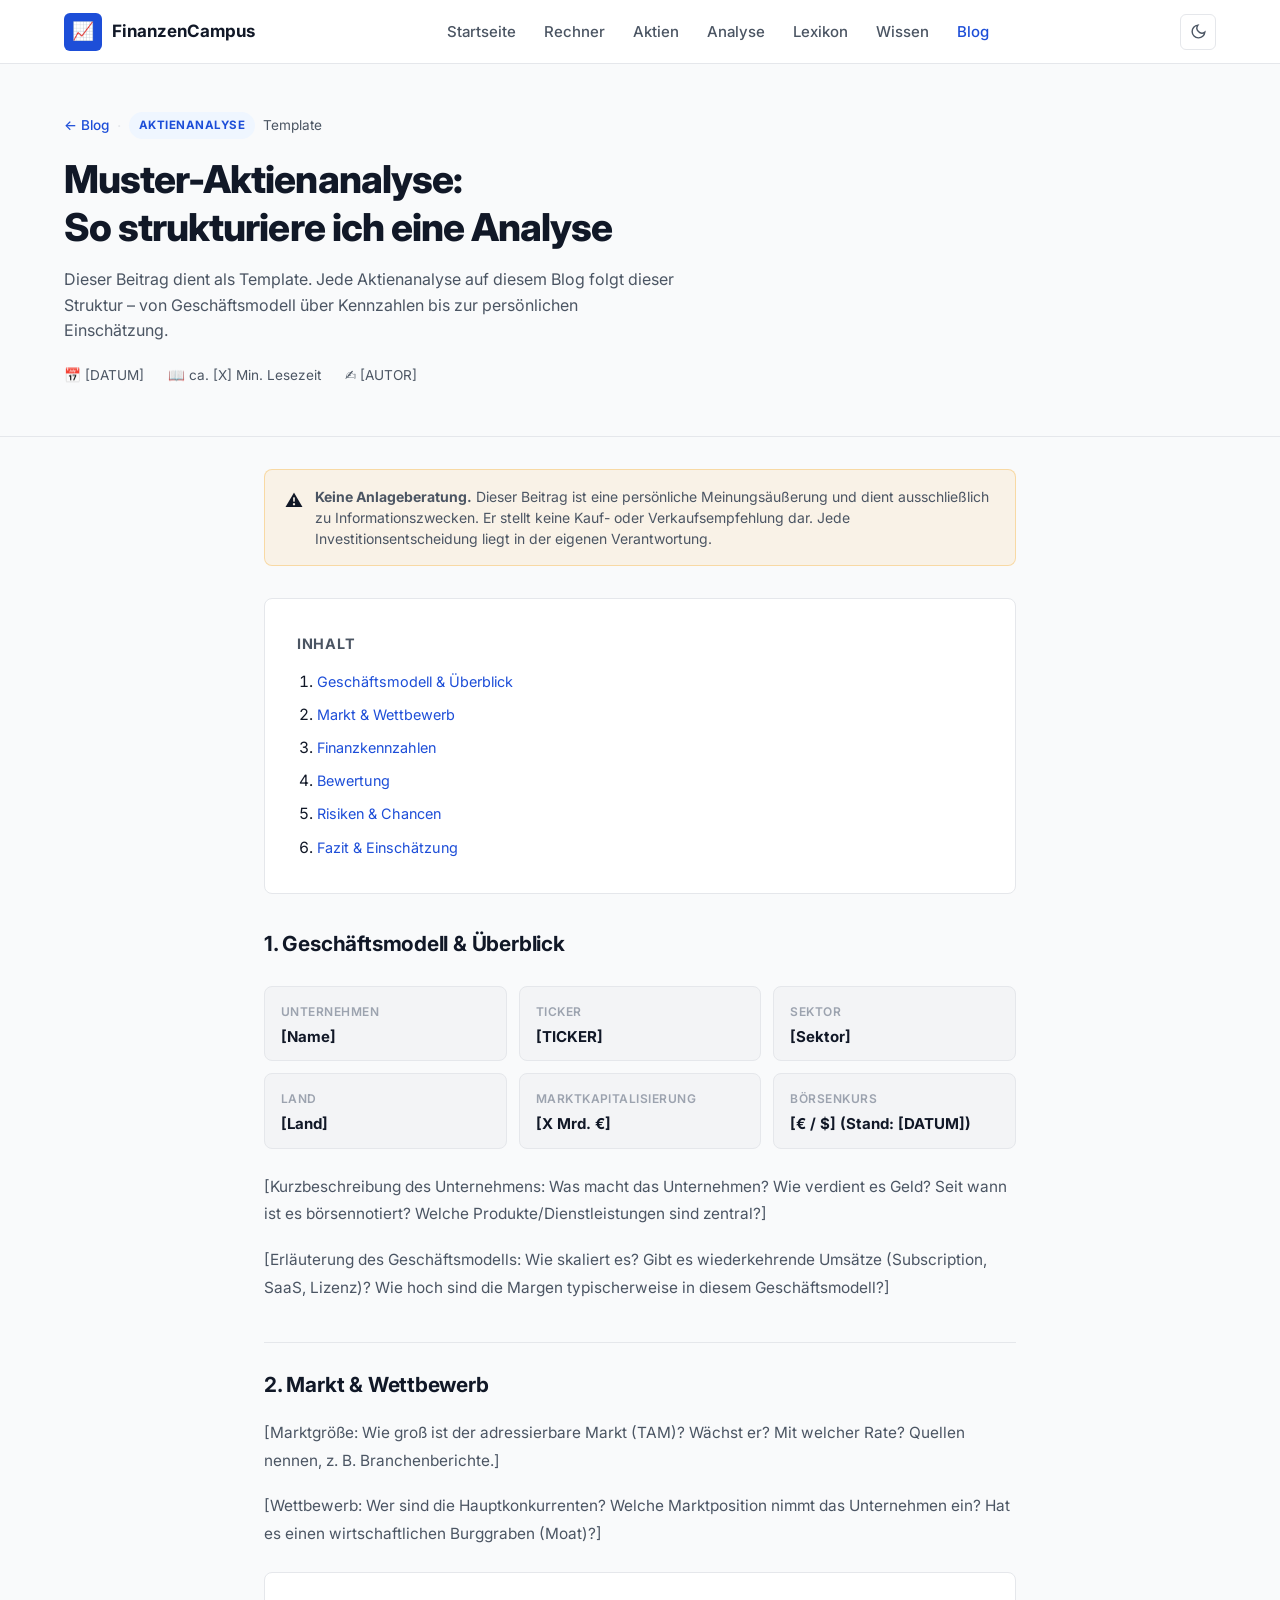
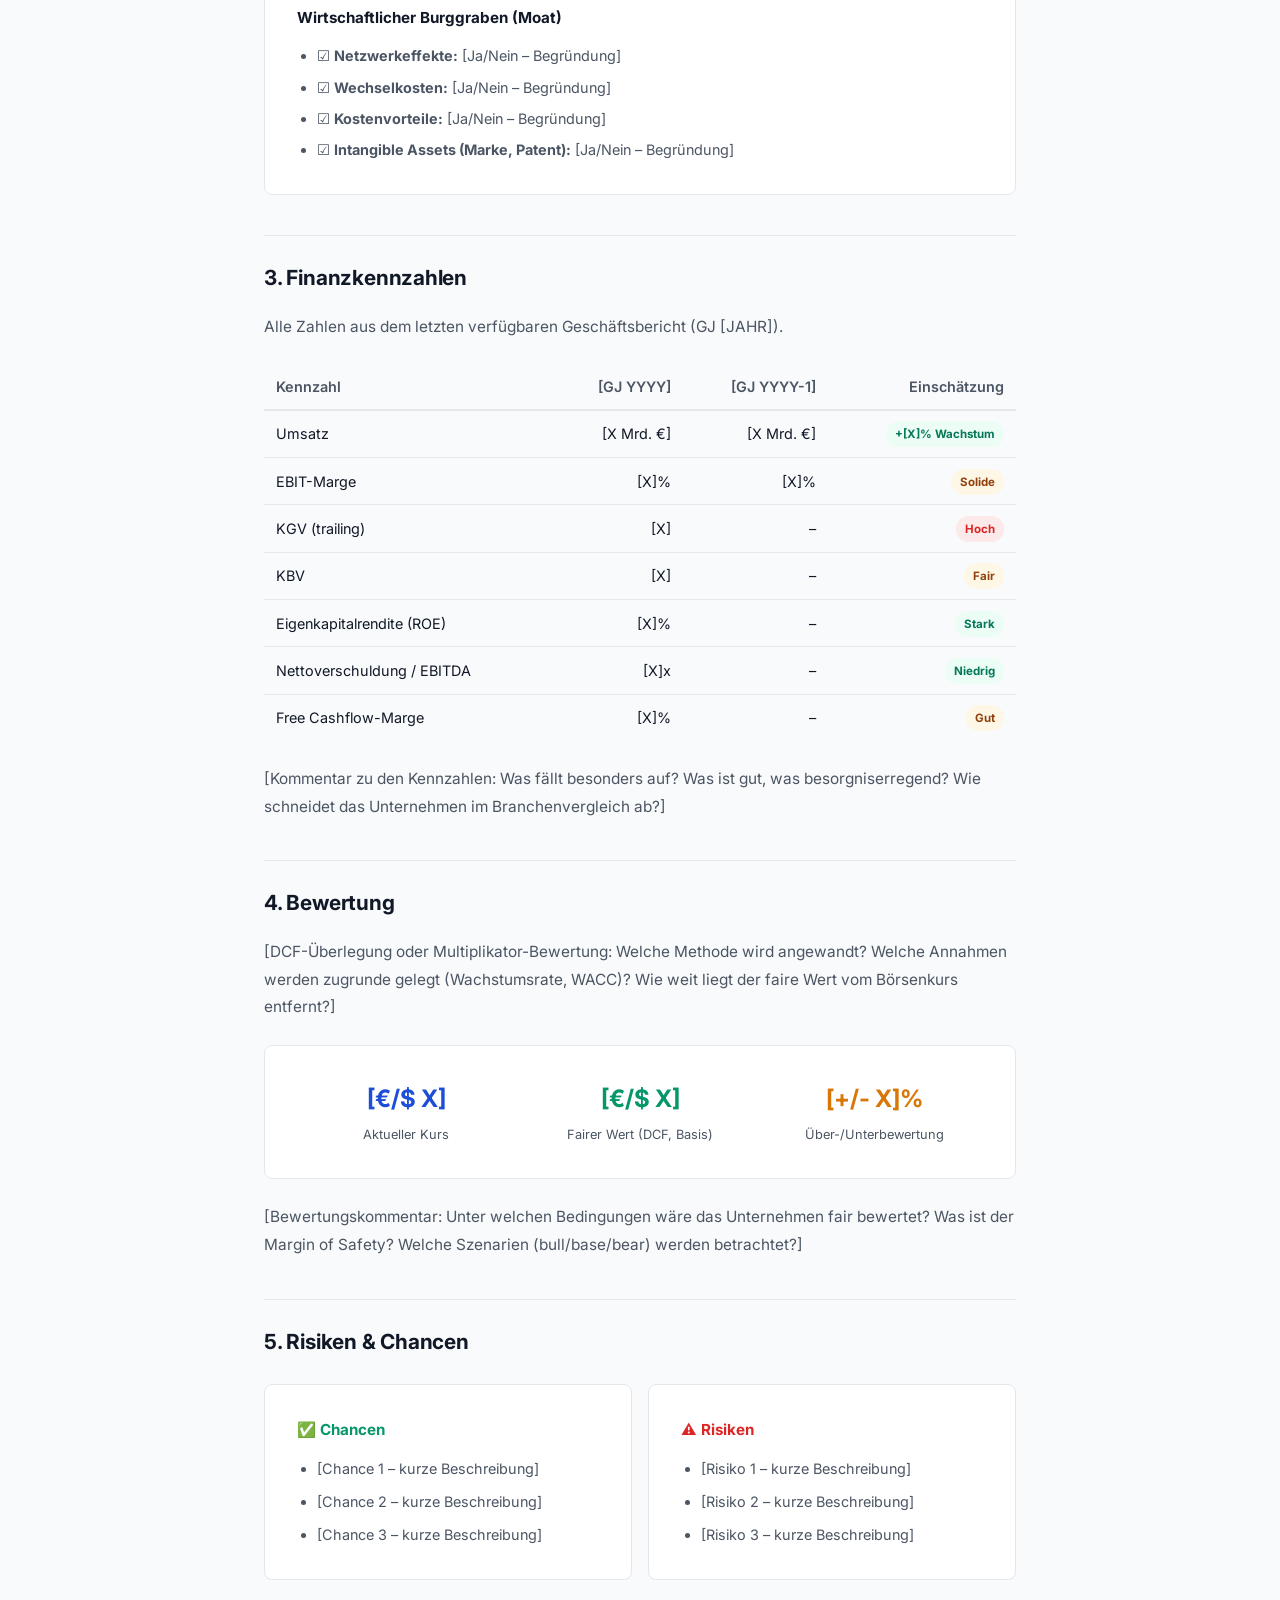
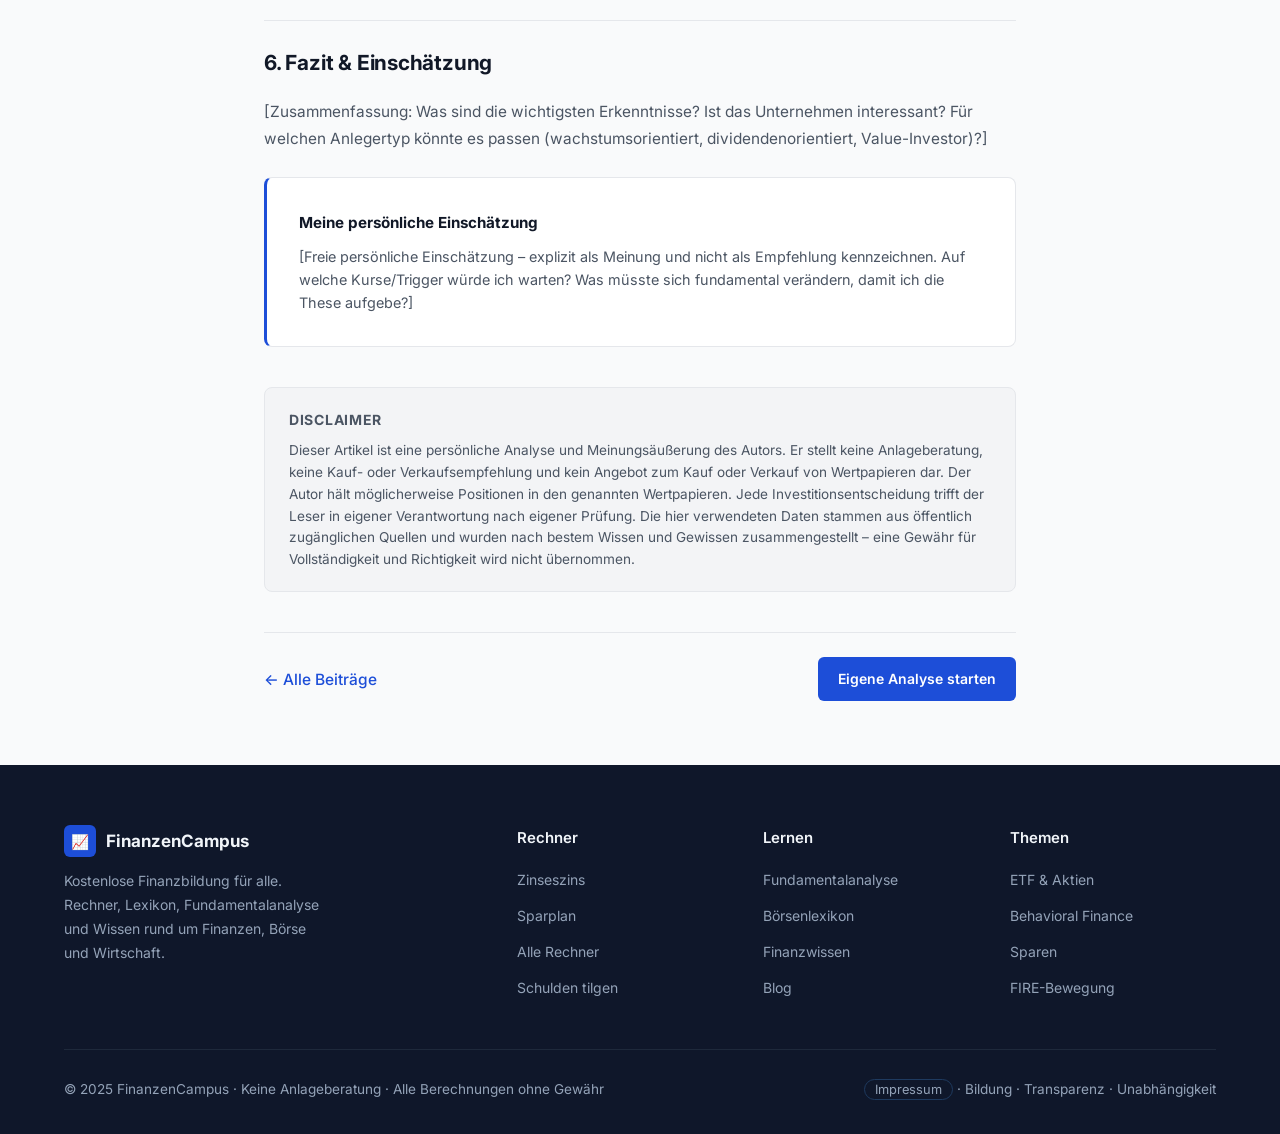
<file: blog/muster-aktienanalyse.html>
<!DOCTYPE html>
<html lang="de">
<head>
  <meta charset="UTF-8">
  <meta name="viewport" content="width=device-width, initial-scale=1.0">
  <meta name="description" content="Muster-Aktienanalyse – So ist eine Aktienanalyse auf FinanzenCampus aufgebaut. Template für zukünftige Blog-Beiträge.">
  <title>Muster-Aktienanalyse – FinanzenCampus Blog</title>
  <link rel="icon" href="/images/favicon.ico">
  <script>document.documentElement.setAttribute('data-theme',localStorage.getItem('fc-theme')||(window.matchMedia('(prefers-color-scheme:dark)').matches?'dark':'light'))</script>
  <link rel="stylesheet" href="/css/style.css">
</head>
<body>

<nav>
  <div class="nav-container">
    <a href="/index.html" class="nav-logo">
      
      <div class="nav-logo-fallback">📈</div>
      <span>FinanzenCampus</span>
    </a>
    <ul class="nav-links">
      <li><a href="/index.html">Startseite</a></li>
      <li><a href="/rechner.html">Rechner</a></li>
      <li><a href="/aktienanalyse.html">Aktien</a></li>
      <li><a href="/fundamentalanalyse.html">Analyse</a></li>
      <li><a href="/lexikon.html">Lexikon</a></li>
      <li><a href="/wissen.html">Wissen</a></li>
      <li><a href="/blog.html" class="active">Blog</a></li>
    </ul>
    <div class="nav-actions">
      <button class="theme-btn" onclick="toggleTheme()" title="Erscheinungsbild wechseln" aria-label="Dark Mode">
        <svg class="th-icon moon" viewBox="0 0 24 24"><path d="M21 12.79A9 9 0 1 1 11.21 3 7 7 0 0 0 21 12.79z"/></svg>
        <svg class="th-icon sun" viewBox="0 0 24 24" fill="currentColor"><path d="M12 7a5 5 0 1 0 0 10A5 5 0 0 0 12 7zm0-5a1 1 0 0 1 1 1v2a1 1 0 1 1-2 0V3a1 1 0 0 1 1-1zm0 16a1 1 0 0 1 1 1v2a1 1 0 1 1-2 0v-2a1 1 0 0 1 1-1zm9-9a1 1 0 1 1 0 2h-2a1 1 0 1 1 0-2h2zM5 12a1 1 0 0 1-1 1H2a1 1 0 1 1 0-2h2a1 1 0 0 1 1 1zm12.66-5.66a1 1 0 0 1 0 1.42l-1.42 1.41a1 1 0 1 1-1.41-1.41l1.41-1.42a1 1 0 0 1 1.42 0zm-11.9 11.9a1 1 0 0 1 0 1.41L4.34 21.07a1 1 0 0 1-1.41-1.41l1.41-1.42a1 1 0 0 1 1.42 0zm11.9 1.41a1 1 0 0 1-1.41 0l-1.42-1.41a1 1 0 1 1 1.41-1.42l1.42 1.42a1 1 0 0 1 0 1.41zM5.76 5.76a1 1 0 0 1-1.42 0L2.93 4.34a1 1 0 0 1 1.41-1.41l1.42 1.41a1 1 0 0 1 0 1.42z"/></svg>
      </button>
      <button class="hamburger" onclick="toggleMenu()" aria-label="Menü"><span></span><span></span><span></span></button>
    </div>
  </div>
</nav>
<div class="mobile-menu" id="mobileMenu"><ul>
  <li><a href="/index.html">Startseite</a></li>
  <li><a href="/rechner.html">Rechner</a></li>
  <li><a href="/aktienanalyse.html">Aktien</a></li>
  <li><a href="/fundamentalanalyse.html">Analyse</a></li>
  <li><a href="/lexikon.html">Lexikon</a></li>
  <li><a href="/wissen.html">Wissen</a></li>
  <li><a href="/blog.html">Blog</a></li>
</ul></div>

<!-- POST HEADER -->
<section class="page-hero">
  <div class="container">
    <div style="max-width:760px">
      <div style="display:flex;gap:.5rem;align-items:center;margin-bottom:1rem;flex-wrap:wrap">
        <a href="/blog.html" style="color:var(--primary);font-size:.85rem;font-weight:500;text-decoration:none">← Blog</a>
        <span style="color:var(--border)">·</span>
        <span class="blog-tag">Aktienanalyse</span>
        <span style="color:var(--text-muted);font-size:.85rem">Template</span>
      </div>
      <h1 style="font-size:clamp(1.6rem,4vw,2.4rem);line-height:1.25;margin-bottom:1rem">
        Muster-Aktienanalyse:<br>So strukturiere ich eine Analyse
      </h1>
      <p style="color:var(--text-muted);font-size:1rem;line-height:1.6;max-width:620px">
        Dieser Beitrag dient als Template. Jede Aktienanalyse auf diesem Blog folgt dieser Struktur – von Geschäftsmodell über Kennzahlen bis zur persönlichen Einschätzung.
      </p>
      <div style="display:flex;gap:1.5rem;margin-top:1.25rem;font-size:.85rem;color:var(--text-muted)">
        <span>📅 [DATUM]</span>
        <span>📖 ca. [X] Min. Lesezeit</span>
        <span>✍️ [AUTOR]</span>
      </div>
    </div>
  </div>
</section>

<!-- DISCLAIMER BOX -->
<div class="container" style="max-width:800px;margin-top:2rem">
  <div style="background:rgba(245,158,11,.08);border:1px solid rgba(245,158,11,.3);border-radius:var(--radius);padding:1rem 1.25rem;display:flex;gap:.75rem;align-items:flex-start">
    <span style="font-size:1.1rem;flex-shrink:0">⚠️</span>
    <p style="margin:0;font-size:.875rem;color:var(--text-muted);line-height:1.5">
      <strong>Keine Anlageberatung.</strong> Dieser Beitrag ist eine persönliche Meinungsäußerung und dient ausschließlich zu Informationszwecken. Er stellt keine Kauf- oder Verkaufsempfehlung dar. Jede Investitionsentscheidung liegt in der eigenen Verantwortung.
    </p>
  </div>
</div>

<!-- POST CONTENT -->
<div class="container" style="max-width:800px;padding-bottom:4rem">

  <!-- TABLE OF CONTENTS -->
  <div class="card" style="margin:2rem 0">
    <h3 style="font-size:.9rem;text-transform:uppercase;letter-spacing:.05em;color:var(--text-muted);margin-bottom:.75rem">Inhalt</h3>
    <ol style="margin:0;padding-left:1.25rem;display:flex;flex-direction:column;gap:.375rem">
      <li><a href="#geschaeftsmodell" class="blog-toc-link">Geschäftsmodell &amp; Überblick</a></li>
      <li><a href="#markt" class="blog-toc-link">Markt &amp; Wettbewerb</a></li>
      <li><a href="#kennzahlen" class="blog-toc-link">Finanzkennzahlen</a></li>
      <li><a href="#bewertung" class="blog-toc-link">Bewertung</a></li>
      <li><a href="#risiken" class="blog-toc-link">Risiken &amp; Chancen</a></li>
      <li><a href="#fazit" class="blog-toc-link">Fazit &amp; Einschätzung</a></li>
    </ol>
  </div>

  <!-- SECTION 1: GESCHÄFTSMODELL -->
  <h2 id="geschaeftsmodell" class="blog-heading">1. Geschäftsmodell &amp; Überblick</h2>

  <div class="blog-kpi-row">
    <div class="blog-kpi">
      <span class="blog-kpi-label">Unternehmen</span>
      <span class="blog-kpi-value">[Name]</span>
    </div>
    <div class="blog-kpi">
      <span class="blog-kpi-label">Ticker</span>
      <span class="blog-kpi-value">[TICKER]</span>
    </div>
    <div class="blog-kpi">
      <span class="blog-kpi-label">Sektor</span>
      <span class="blog-kpi-value">[Sektor]</span>
    </div>
    <div class="blog-kpi">
      <span class="blog-kpi-label">Land</span>
      <span class="blog-kpi-value">[Land]</span>
    </div>
    <div class="blog-kpi">
      <span class="blog-kpi-label">Marktkapitalisierung</span>
      <span class="blog-kpi-value">[X Mrd. €]</span>
    </div>
    <div class="blog-kpi">
      <span class="blog-kpi-label">Börsenkurs</span>
      <span class="blog-kpi-value">[€ / $] (Stand: [DATUM])</span>
    </div>
  </div>

  <p class="blog-text">
    [Kurzbeschreibung des Unternehmens: Was macht das Unternehmen? Wie verdient es Geld? Seit wann ist es börsennotiert? Welche Produkte/Dienstleistungen sind zentral?]
  </p>

  <p class="blog-text">
    [Erläuterung des Geschäftsmodells: Wie skaliert es? Gibt es wiederkehrende Umsätze (Subscription, SaaS, Lizenz)? Wie hoch sind die Margen typischerweise in diesem Geschäftsmodell?]
  </p>

  <!-- SECTION 2: MARKT -->
  <h2 id="markt" class="blog-heading">2. Markt &amp; Wettbewerb</h2>

  <p class="blog-text">
    [Marktgröße: Wie groß ist der adressierbare Markt (TAM)? Wächst er? Mit welcher Rate? Quellen nennen, z. B. Branchenberichte.]
  </p>

  <p class="blog-text">
    [Wettbewerb: Wer sind die Hauptkonkurrenten? Welche Marktposition nimmt das Unternehmen ein? Hat es einen wirtschaftlichen Burggraben (Moat)?]
  </p>

  <div class="card" style="margin:1.5rem 0">
    <h4 style="margin-bottom:.75rem;font-size:.95rem">Wirtschaftlicher Burggraben (Moat)</h4>
    <ul style="margin:0;padding-left:1.25rem;display:flex;flex-direction:column;gap:.375rem;color:var(--text-muted);font-size:.9rem">
      <li>☑ <strong>Netzwerkeffekte:</strong> [Ja/Nein – Begründung]</li>
      <li>☑ <strong>Wechselkosten:</strong> [Ja/Nein – Begründung]</li>
      <li>☑ <strong>Kostenvorteile:</strong> [Ja/Nein – Begründung]</li>
      <li>☑ <strong>Intangible Assets (Marke, Patent):</strong> [Ja/Nein – Begründung]</li>
    </ul>
  </div>

  <!-- SECTION 3: KENNZAHLEN -->
  <h2 id="kennzahlen" class="blog-heading">3. Finanzkennzahlen</h2>

  <p class="blog-text">Alle Zahlen aus dem letzten verfügbaren Geschäftsbericht (GJ [JAHR]).</p>

  <div class="table-wrap" style="overflow-x:auto;margin:1.5rem 0">
    <table style="width:100%;border-collapse:collapse;font-size:.9rem">
      <thead>
        <tr style="border-bottom:2px solid var(--border)">
          <th style="text-align:left;padding:.6rem .75rem;color:var(--text-muted);font-weight:600">Kennzahl</th>
          <th style="text-align:right;padding:.6rem .75rem;color:var(--text-muted);font-weight:600">[GJ YYYY]</th>
          <th style="text-align:right;padding:.6rem .75rem;color:var(--text-muted);font-weight:600">[GJ YYYY-1]</th>
          <th style="text-align:right;padding:.6rem .75rem;color:var(--text-muted);font-weight:600">Einschätzung</th>
        </tr>
      </thead>
      <tbody>
        <tr style="border-bottom:1px solid var(--border)">
          <td style="padding:.6rem .75rem">Umsatz</td>
          <td style="text-align:right;padding:.6rem .75rem">[X Mrd. €]</td>
          <td style="text-align:right;padding:.6rem .75rem">[X Mrd. €]</td>
          <td style="text-align:right;padding:.6rem .75rem"><span class="score-pill sp-good">+[X]% Wachstum</span></td>
        </tr>
        <tr style="border-bottom:1px solid var(--border)">
          <td style="padding:.6rem .75rem">EBIT-Marge</td>
          <td style="text-align:right;padding:.6rem .75rem">[X]%</td>
          <td style="text-align:right;padding:.6rem .75rem">[X]%</td>
          <td style="text-align:right;padding:.6rem .75rem"><span class="score-pill sp-ok">Solide</span></td>
        </tr>
        <tr style="border-bottom:1px solid var(--border)">
          <td style="padding:.6rem .75rem">KGV (trailing)</td>
          <td style="text-align:right;padding:.6rem .75rem">[X]</td>
          <td style="text-align:right;padding:.6rem .75rem">–</td>
          <td style="text-align:right;padding:.6rem .75rem"><span class="score-pill sp-bad">Hoch</span></td>
        </tr>
        <tr style="border-bottom:1px solid var(--border)">
          <td style="padding:.6rem .75rem">KBV</td>
          <td style="text-align:right;padding:.6rem .75rem">[X]</td>
          <td style="text-align:right;padding:.6rem .75rem">–</td>
          <td style="text-align:right;padding:.6rem .75rem"><span class="score-pill sp-ok">Fair</span></td>
        </tr>
        <tr style="border-bottom:1px solid var(--border)">
          <td style="padding:.6rem .75rem">Eigenkapitalrendite (ROE)</td>
          <td style="text-align:right;padding:.6rem .75rem">[X]%</td>
          <td style="text-align:right;padding:.6rem .75rem">–</td>
          <td style="text-align:right;padding:.6rem .75rem"><span class="score-pill sp-good">Stark</span></td>
        </tr>
        <tr style="border-bottom:1px solid var(--border)">
          <td style="padding:.6rem .75rem">Nettoverschuldung / EBITDA</td>
          <td style="text-align:right;padding:.6rem .75rem">[X]x</td>
          <td style="text-align:right;padding:.6rem .75rem">–</td>
          <td style="text-align:right;padding:.6rem .75rem"><span class="score-pill sp-good">Niedrig</span></td>
        </tr>
        <tr>
          <td style="padding:.6rem .75rem">Free Cashflow-Marge</td>
          <td style="text-align:right;padding:.6rem .75rem">[X]%</td>
          <td style="text-align:right;padding:.6rem .75rem">–</td>
          <td style="text-align:right;padding:.6rem .75rem"><span class="score-pill sp-ok">Gut</span></td>
        </tr>
      </tbody>
    </table>
  </div>

  <p class="blog-text">
    [Kommentar zu den Kennzahlen: Was fällt besonders auf? Was ist gut, was besorgniserregend? Wie schneidet das Unternehmen im Branchenvergleich ab?]
  </p>

  <!-- SECTION 4: BEWERTUNG -->
  <h2 id="bewertung" class="blog-heading">4. Bewertung</h2>

  <p class="blog-text">
    [DCF-Überlegung oder Multiplikator-Bewertung: Welche Methode wird angewandt? Welche Annahmen werden zugrunde gelegt (Wachstumsrate, WACC)? Wie weit liegt der faire Wert vom Börsenkurs entfernt?]
  </p>

  <div class="card" style="margin:1.5rem 0">
    <div style="display:grid;grid-template-columns:repeat(auto-fit,minmax(140px,1fr));gap:1rem">
      <div style="text-align:center">
        <div style="font-size:1.5rem;font-weight:700;color:var(--primary)">[€/$ X]</div>
        <div style="font-size:.8rem;color:var(--text-muted);margin-top:.25rem">Aktueller Kurs</div>
      </div>
      <div style="text-align:center">
        <div style="font-size:1.5rem;font-weight:700;color:var(--success)">[€/$ X]</div>
        <div style="font-size:.8rem;color:var(--text-muted);margin-top:.25rem">Fairer Wert (DCF, Basis)</div>
      </div>
      <div style="text-align:center">
        <div style="font-size:1.5rem;font-weight:700;color:var(--warning)">[+/- X]%</div>
        <div style="font-size:.8rem;color:var(--text-muted);margin-top:.25rem">Über-/Unterbewertung</div>
      </div>
    </div>
  </div>

  <p class="blog-text">
    [Bewertungskommentar: Unter welchen Bedingungen wäre das Unternehmen fair bewertet? Was ist der Margin of Safety? Welche Szenarien (bull/base/bear) werden betrachtet?]
  </p>

  <!-- SECTION 5: RISIKEN -->
  <h2 id="risiken" class="blog-heading">5. Risiken &amp; Chancen</h2>

  <div style="display:grid;grid-template-columns:1fr 1fr;gap:1rem;margin:1.5rem 0">
    <div class="card">
      <h4 style="color:var(--success);margin-bottom:.75rem;font-size:.95rem">✅ Chancen</h4>
      <ul style="margin:0;padding-left:1.25rem;display:flex;flex-direction:column;gap:.5rem;font-size:.9rem;color:var(--text-muted)">
        <li>[Chance 1 – kurze Beschreibung]</li>
        <li>[Chance 2 – kurze Beschreibung]</li>
        <li>[Chance 3 – kurze Beschreibung]</li>
      </ul>
    </div>
    <div class="card">
      <h4 style="color:var(--danger);margin-bottom:.75rem;font-size:.95rem">⚠️ Risiken</h4>
      <ul style="margin:0;padding-left:1.25rem;display:flex;flex-direction:column;gap:.5rem;font-size:.9rem;color:var(--text-muted)">
        <li>[Risiko 1 – kurze Beschreibung]</li>
        <li>[Risiko 2 – kurze Beschreibung]</li>
        <li>[Risiko 3 – kurze Beschreibung]</li>
      </ul>
    </div>
  </div>

  <!-- SECTION 6: FAZIT -->
  <h2 id="fazit" class="blog-heading">6. Fazit &amp; Einschätzung</h2>

  <p class="blog-text">
    [Zusammenfassung: Was sind die wichtigsten Erkenntnisse? Ist das Unternehmen interessant? Für welchen Anlegertyp könnte es passen (wachstumsorientiert, dividendenorientiert, Value-Investor)?]
  </p>

  <div class="card" style="margin:1.5rem 0;border-left:3px solid var(--primary)">
    <h4 style="margin-bottom:.5rem;font-size:.95rem">Meine persönliche Einschätzung</h4>
    <p style="margin:0;font-size:.9rem;color:var(--text-muted);line-height:1.6">
      [Freie persönliche Einschätzung – explizit als Meinung und nicht als Empfehlung kennzeichnen. Auf welche Kurse/Trigger würde ich warten? Was müsste sich fundamental verändern, damit ich die These aufgebe?]
    </p>
  </div>

  <!-- BOTTOM DISCLAIMER -->
  <div style="background:var(--bg-alt);border:1px solid var(--border);border-radius:var(--radius);padding:1.25rem 1.5rem;margin-top:2.5rem">
    <h4 style="margin-bottom:.5rem;font-size:.875rem;text-transform:uppercase;letter-spacing:.05em;color:var(--text-muted)">Disclaimer</h4>
    <p style="margin:0;font-size:.85rem;color:var(--text-muted);line-height:1.6">
      Dieser Artikel ist eine persönliche Analyse und Meinungsäußerung des Autors. Er stellt keine Anlageberatung, keine Kauf- oder Verkaufsempfehlung und kein Angebot zum Kauf oder Verkauf von Wertpapieren dar. Der Autor hält möglicherweise Positionen in den genannten Wertpapieren. Jede Investitionsentscheidung trifft der Leser in eigener Verantwortung nach eigener Prüfung. Die hier verwendeten Daten stammen aus öffentlich zugänglichen Quellen und wurden nach bestem Wissen und Gewissen zusammengestellt – eine Gewähr für Vollständigkeit und Richtigkeit wird nicht übernommen.
    </p>
  </div>

  <!-- NAVIGATION -->
  <div style="display:flex;justify-content:space-between;align-items:center;margin-top:2.5rem;padding-top:1.5rem;border-top:1px solid var(--border)">
    <a href="/blog.html" style="color:var(--primary);text-decoration:none;font-weight:500">← Alle Beiträge</a>
    <a href="/aktienanalyse.html" class="btn btn-primary" style="font-size:.875rem">Eigene Analyse starten</a>
  </div>

</div>

<footer>
  <div class="container">
    <div class="footer-grid">
      <div class="footer-brand">
        <div class="footer-brand-name">
          
          <div class="footer-brand-icon">📈</div>
          FinanzenCampus
        </div>
        <p>Kostenlose Finanzbildung für alle. Rechner, Lexikon, Fundamentalanalyse und Wissen rund um Finanzen, Börse und Wirtschaft.</p>
      </div>
      <div class="footer-col">
        <h4>Rechner</h4>
        <ul class="footer-links">
          <li><a href="/rechner.html#zinseszins">Zinseszins</a></li>
          <li><a href="/rechner.html#sparplan">Sparplan</a></li>
          <li><a href="/rechner.html">Alle Rechner</a></li>
          <li><a href="/schulden.html">Schulden tilgen</a></li>
        </ul>
      </div>
      <div class="footer-col">
        <h4>Lernen</h4>
        <ul class="footer-links">
          <li><a href="/fundamentalanalyse.html">Fundamentalanalyse</a></li>
          <li><a href="/lexikon.html">Börsenlexikon</a></li>
          <li><a href="/wissen.html">Finanzwissen</a></li>
          <li><a href="/blog.html">Blog</a></li>
        </ul>
      </div>
      <div class="footer-col">
        <h4>Themen</h4>
        <ul class="footer-links">
          <li><a href="/wissen.html#investieren">ETF &amp; Aktien</a></li>
          <li><a href="/wissen.html#psychologie">Behavioral Finance</a></li>
          <li><a href="/wissen.html#sparen">Sparen</a></li>
          <li><a href="/wissen.html">FIRE-Bewegung</a></li>
        </ul>
      </div>
    </div>
    <div class="footer-bottom">
      <span>© 2025 FinanzenCampus · Keine Anlageberatung · Alle Berechnungen ohne Gewähr</span>
      <span><a href="/impressum.html" style="color:inherit;text-decoration:none">Impressum</a> · Bildung · Transparenz · Unabhängigkeit</span>
    </div>
  </div>
</footer>

<script src="/js/app.js"></script>
</body>
</html>
</file>
<file: css/style.css>
@import url('https://fonts.googleapis.com/css2?family=Inter:wght@300;400;500;600;700;800&display=swap');

*,*::before,*::after{margin:0;padding:0;box-sizing:border-box}

/* ===================================================
   DESIGN TOKENS – Light (default) + Dark mode
   =================================================== */
:root{
  /* Brand */
  --primary:#1d4ed8;
  --primary-dark:#1e40af;
  --accent:#059669;
  --accent-dark:#047857;

  /* Layout */
  --radius-sm:6px;
  --radius:8px;
  --radius-lg:8px;
  --t:.2s ease;
  --nav:64px;
  --section-py:80px;

  /* Light-mode surface tokens */
  --bg:#f9fafb;
  --bg-alt:#f3f4f6;
  --bg-card:#ffffff;
  --bg-muted:#f3f4f6;
  --text:#111827;
  --text-strong:#111827;
  --text-muted:#4b5563;
  --text-faint:#9ca3af;
  --border:#e5e7eb;
  --border-strong:#d1d5db;
  --nav-bg:#ffffff;
  --primary-subtle:#eff6ff;
  --accent-subtle:#ecfdf5;
  --result-grad:linear-gradient(135deg,#eff6ff,#ecfdf5);
  --hero-text:#4b5563;
  --shadow:none;
  --shadow-md:none;
  --shadow-lg:0 4px 16px rgba(0,0,0,.08);
  --shadow-hover:none;
  --hero-bg:var(--bg);
  --page-hero-bg:var(--bg);
  --success:#059669;
  --danger:#dc2626;
  --warning:#d97706;
  --purple-subtle:#fdf4ff;
  --purple-text:#6b21a8;
}

[data-theme="dark"]{
  --primary:#3b82f6;
  --primary-dark:#2563eb;
  --accent:#34d399;
  --accent-dark:#10b981;
  --bg:#0f172a;
  --bg-alt:#1a2535;
  --bg-card:#1e293b;
  --bg-muted:#1a2535;
  --text:#f1f5f9;
  --text-strong:#f1f5f9;
  --text-muted:#94a3b8;
  --text-faint:#64748b;
  --border:#334155;
  --border-strong:#475569;
  --nav-bg:#1e293b;
  --primary-subtle:#1e3a5f;
  --accent-subtle:#064e3b;
  --result-grad:linear-gradient(135deg,#1e3a5f,#064e3b);
  --hero-text:#94a3b8;
  --shadow:none;
  --shadow-md:none;
  --shadow-lg:0 4px 16px rgba(0,0,0,.3);
  --shadow-hover:none;
  --hero-bg:var(--bg);
  --page-hero-bg:var(--bg);
  --purple-subtle:#2e1065;
  --purple-text:#c084fc;
}

/* Color transition – smooth theme switch */
body,nav,.card,.calc-form-card,.calc-result-card,.term-card,.article-card,.calc-tab,
input,select,footer,.stats-bar,.search-section,.article-head,.article-body,
.info-box,.result-row,.quiz-option,.metric-card,.kpi-card,.checklist-item{
  transition:background-color .25s ease,border-color .25s ease,color .2s ease;
}

html{scroll-behavior:smooth}
body{font-family:'Inter',system-ui,sans-serif;color:var(--text);background:var(--bg);font-size:15.5px;line-height:1.75;-webkit-font-smoothing:antialiased}

/* ===================================================
   NAV
   =================================================== */
nav{position:sticky;top:0;z-index:100;height:var(--nav);background:var(--nav-bg);border-bottom:1px solid var(--border);display:flex;align-items:center}
.nav-container{max-width:1200px;margin:0 auto;padding:0 24px;width:100%;display:flex;align-items:center;justify-content:space-between;gap:16px}
.nav-logo{display:flex;align-items:center;gap:10px;text-decoration:none;font-weight:700;font-size:1.0625rem;color:var(--text);flex-shrink:0}
.nav-logo-img{height:38px;width:38px;object-fit:contain;border-radius:var(--radius-sm)}
.nav-logo-fallback{width:38px;height:38px;background:var(--primary);border-radius:var(--radius-sm);display:flex;align-items:center;justify-content:center;color:#fff;font-size:1.1rem;flex-shrink:0}
.nav-links{display:flex;gap:2px;list-style:none}
.nav-links a{text-decoration:none;color:var(--text-muted);font-weight:500;font-size:.9375rem;padding:8px 13px;border-radius:var(--radius-sm);transition:var(--t)}
.nav-links a:hover,.nav-links a.active{color:var(--primary);background:transparent}
.nav-actions{display:flex;align-items:center;gap:8px}

/* Theme toggle */
.theme-btn{width:36px;height:36px;border-radius:var(--radius-sm);border:1px solid var(--border);background:transparent;cursor:pointer;display:flex;align-items:center;justify-content:center;color:var(--text-muted);transition:var(--t);flex-shrink:0}
.theme-btn:hover{border-color:var(--border-strong);color:var(--text)}
.th-icon{width:17px;height:17px;flex-shrink:0;stroke-width:2;fill:none;stroke:currentColor}
.th-icon.sun{fill:currentColor;stroke:none}
:not([data-theme="dark"]) .th-icon.sun,
[data-theme="light"] .th-icon.sun{display:none}
[data-theme="dark"] .th-icon.moon{display:none}
[data-theme="dark"] .theme-btn{color:#fde68a;border-color:#475569;background:#1e293b}
[data-theme="dark"] .theme-btn:hover{background:#334155;color:#fef9c3}

/* Hamburger */
.hamburger{display:none;flex-direction:column;gap:5px;cursor:pointer;background:none;border:none;padding:8px;flex-shrink:0}
.hamburger span{width:22px;height:2px;background:var(--text);border-radius:2px;display:block;transition:var(--t)}
.mobile-menu{display:none;position:fixed;top:var(--nav);left:0;right:0;background:var(--bg-card);border-bottom:1px solid var(--border);padding:16px 24px;z-index:99;box-shadow:var(--shadow-lg)}
.mobile-menu.open{display:block}
.mobile-menu ul{list-style:none;display:flex;flex-direction:column;gap:4px}
.mobile-menu a{display:block;padding:12px 16px;text-decoration:none;color:var(--text);font-weight:500;border-radius:var(--radius-sm);transition:var(--t)}
.mobile-menu a:hover{background:var(--bg-muted);color:var(--primary)}

/* ===================================================
   LAYOUT
   =================================================== */
.container{max-width:1200px;margin:0 auto;padding:0 24px}
.section{padding:var(--section-py) 0}
.section-alt{background:var(--bg-alt)}
.section-header{text-align:center;max-width:600px;margin:0 auto 56px}
.section-label{font-size:.8125rem;font-weight:700;color:var(--accent);text-transform:uppercase;letter-spacing:.08em;margin-bottom:12px;display:block}
.section-title{font-size:clamp(1.75rem,3.5vw,2.5rem);font-weight:800;color:var(--text);line-height:1.2;letter-spacing:-.02em;margin-bottom:16px}
.section-desc{font-size:1rem;color:var(--text-muted);line-height:1.75}

/* ===================================================
   HERO
   =================================================== */
.hero{background:var(--bg);border-bottom:1px solid var(--border);padding:96px 0 88px}
.hero-inner{display:grid;grid-template-columns:1.1fr 1fr;gap:64px;align-items:center}
.hero-eyebrow{font-size:.8rem;font-weight:600;color:var(--text-faint);letter-spacing:.1em;text-transform:uppercase;margin-bottom:22px;display:flex;align-items:center;gap:10px}
.hero-eyebrow::before{content:'';width:24px;height:2px;background:var(--primary);display:block;flex-shrink:0}
.hero-badge{display:none}
.hero-title{font-size:clamp(2.2rem,5vw,3.5rem);font-weight:800;color:var(--text);line-height:1.1;margin-bottom:18px;letter-spacing:-.03em}
.hero-title span{color:var(--primary)}
.hero-subtitle{font-size:1rem;color:var(--text-muted);margin-bottom:32px;max-width:500px;line-height:1.75}
.hero-buttons{display:flex;gap:12px;flex-wrap:wrap}
/* Hero stats side */
.hero-stat-grid{display:grid;grid-template-columns:1fr 1fr;gap:12px}
.hero-stat-card{padding:22px 18px;background:var(--bg-card);border:1px solid var(--border);border-radius:var(--radius);transition:border-color .2s ease}
.hero-stat-card:hover{border-color:var(--primary)}
.hero-stat-card.featured{background:var(--primary-subtle);border-color:rgba(29,78,216,.2)}
.hsc-num{font-size:2rem;font-weight:800;color:var(--text);line-height:1;margin-bottom:5px;letter-spacing:-.02em}
.hero-stat-card.featured .hsc-num{color:var(--primary)}
.hsc-label{font-size:.8125rem;color:var(--text-muted);font-weight:500}

/* ===================================================
   BUTTONS
   =================================================== */
.btn-primary{background:var(--primary);color:#fff;padding:10px 20px;border-radius:6px;font-weight:600;font-size:.9375rem;text-decoration:none;transition:background-color .2s ease;display:inline-flex;align-items:center;gap:8px;border:none;cursor:pointer;font-family:inherit}
.btn-primary:hover{background:var(--primary-dark)}
.btn-secondary{background:transparent;color:var(--text-muted);padding:10px 20px;border-radius:6px;font-weight:600;font-size:.9375rem;text-decoration:none;transition:var(--t);display:inline-flex;align-items:center;gap:8px;border:1px solid var(--border);cursor:pointer}
.btn-secondary:hover{border-color:var(--border-strong);color:var(--text)}
.btn-outline{background:transparent;color:var(--primary);padding:10px 20px;border-radius:6px;font-weight:600;font-size:.9375rem;text-decoration:none;transition:var(--t);display:inline-flex;align-items:center;gap:8px;border:1.5px solid var(--primary);cursor:pointer;font-family:inherit}
.btn-outline:hover{background:var(--primary-subtle)}
.btn-ghost{background:transparent;color:var(--text);padding:10px 20px;border-radius:6px;font-weight:600;font-size:.9375rem;text-decoration:none;transition:var(--t);display:inline-flex;align-items:center;gap:8px;border:1px solid var(--border);cursor:pointer;font-family:inherit}
.btn-ghost:hover{background:var(--bg-muted);border-color:var(--border-strong)}

/* ===================================================
   STATS BAR
   =================================================== */
.stats-bar{background:var(--bg-alt);border-bottom:1px solid var(--border);padding:32px 0}
.stats-grid{display:grid;grid-template-columns:repeat(4,1fr);gap:24px;text-align:center}
.stat-item h3{font-size:2rem;font-weight:800;color:var(--primary);line-height:1;margin-bottom:4px}
.stat-item p{font-size:.875rem;color:var(--text-muted);font-weight:500}

/* ===================================================
   CARDS
   =================================================== */
.card-grid{display:grid;grid-template-columns:repeat(3,1fr);gap:24px}
.card{background:var(--bg-card);border:1px solid var(--border);border-radius:var(--radius);padding:32px;transition:border-color .2s ease}
.card:hover{border-color:var(--primary)}
.card-icon{width:52px;height:52px;border-radius:var(--radius);display:flex;align-items:center;justify-content:center;font-size:1.5rem;margin-bottom:20px}
.icon-blue{background:var(--primary-subtle)}
.icon-green{background:var(--accent-subtle)}
.icon-purple{background:color-mix(in srgb,#a78bfa 15%,var(--bg-card))}
.icon-orange{background:color-mix(in srgb,#fb923c 15%,var(--bg-card))}
.card h3{font-size:1.125rem;font-weight:700;color:var(--text);margin-bottom:10px;letter-spacing:-.01em}
.card p{font-size:.9375rem;color:var(--text-muted);line-height:1.65;margin-bottom:20px}
.card-link{font-size:.9375rem;font-weight:600;color:var(--primary);text-decoration:none;display:inline-flex;align-items:center;gap:6px;transition:var(--t)}
.card-link:hover{gap:10px}

/* Quick-link calc cards */
.calc-grid{display:grid;grid-template-columns:repeat(3,1fr);gap:16px}
.calc-card{background:var(--bg-card);border:1px solid var(--border);border-radius:var(--radius);padding:24px;text-decoration:none;color:inherit;transition:border-color .2s ease;display:flex;flex-direction:column;gap:10px}
.calc-card:hover{border-color:var(--primary)}
.calc-card .ci{font-size:2rem}
.calc-card h3{font-size:.9375rem;font-weight:700;color:var(--text)}
.calc-card p{font-size:.85rem;color:var(--text-muted);line-height:1.55}
.calc-card .arrow{font-size:.8rem;color:var(--primary);font-weight:600;margin-top:auto}

/* ===================================================
   PAGE HERO
   =================================================== */
.page-hero{background:var(--bg);border-bottom:1px solid var(--border);padding:48px 0}
.page-hero h1{font-size:clamp(1.625rem,3.5vw,2.25rem);font-weight:800;color:var(--text);margin-bottom:10px;letter-spacing:-.025em}
.page-hero p{font-size:1rem;color:var(--text-muted);max-width:560px;line-height:1.75}

/* ===================================================
   CALCULATOR TABS
   =================================================== */
.calc-tabs-wrap{background:var(--bg-card);border-bottom:1px solid var(--border);position:sticky;top:var(--nav);z-index:50}
.calc-tabs{display:flex;gap:0;padding:0 24px;overflow-x:auto;scrollbar-width:none;max-width:1200px;margin:0 auto}
.calc-tabs::-webkit-scrollbar{display:none}
.calc-tab{display:flex;align-items:center;gap:7px;padding:14px 16px;border-radius:0;font-size:.875rem;font-weight:500;color:var(--text-muted);background:transparent;border:none;border-bottom:2px solid transparent;cursor:pointer;white-space:nowrap;transition:var(--t);font-family:inherit;margin-bottom:-1px;text-decoration:none}
.calc-tab:hover{color:var(--text)}
.calc-tab.active{color:var(--primary);font-weight:600;border-bottom-color:var(--primary)}
.calc-panels{padding:48px 0 80px}
.calc-panel{display:none}
.calc-panel.active{display:block}
.calc-layout{display:grid;grid-template-columns:1fr 1fr;gap:28px;align-items:start}

/* Forms */
.calc-form-card,.calc-result-card{background:var(--bg-card);border:1px solid var(--border);border-radius:var(--radius);padding:32px}
.calc-form-card h2{font-size:1.375rem;font-weight:700;color:var(--text);margin-bottom:6px;letter-spacing:-.01em}
.calc-desc{font-size:.9rem;color:var(--text-muted);margin-bottom:28px;line-height:1.65}
.form-group{margin-bottom:18px}
.form-group label{display:block;font-size:.875rem;font-weight:600;color:var(--text-muted);margin-bottom:6px}
.form-group input,.form-group select{width:100%;padding:10px 14px;border:1px solid var(--border);border-radius:6px;font-size:.9375rem;color:var(--text);background:var(--bg-card);transition:border-color .2s ease;font-family:inherit;outline:none;-webkit-appearance:none;appearance:none}
.form-group input:focus,.form-group select:focus{border-color:var(--primary);box-shadow:none;background:var(--bg-card)}
[data-theme="dark"] .form-group input,[data-theme="dark"] .form-group select{color:var(--text);background:var(--bg-muted)}
.input-hint{font-size:.8rem;color:var(--text-faint);margin-top:5px}
.form-row{display:grid;grid-template-columns:1fr 1fr;gap:14px}
.calc-btn{width:100%;background:var(--primary);color:#fff;border:none;border-radius:6px;padding:12px;font-size:1rem;font-weight:600;cursor:pointer;transition:background-color .2s ease;font-family:inherit;margin-top:8px}
.calc-btn:hover{background:var(--primary-dark)}

/* Results */
.calc-result-card h3{font-size:1.1rem;font-weight:700;color:var(--text);margin-bottom:20px;padding-bottom:14px;border-bottom:1px solid var(--border)}
.result-empty{text-align:center;padding:48px 20px;color:var(--text-faint)}
.result-empty-icon{font-size:3rem;margin-bottom:12px;display:block}
.result-empty p{font-size:.9375rem}
.result-main{text-align:center;background:var(--bg-alt);border-radius:var(--radius);padding:24px 20px;margin-bottom:20px;border:1px solid var(--border)}
.result-main .rl{font-size:.75rem;font-weight:700;color:var(--text-muted);text-transform:uppercase;letter-spacing:.06em;margin-bottom:6px}
.result-main .rv{font-size:2.25rem;font-weight:800;color:var(--primary);letter-spacing:-.03em;line-height:1}
.result-main .rsv{font-size:.875rem;color:var(--text-muted);margin-top:6px}
.result-rows{display:flex;flex-direction:column;gap:10px;margin-bottom:20px}
.result-row{display:flex;justify-content:space-between;align-items:center;padding:9px 13px;background:var(--bg-alt);border-radius:var(--radius-sm);border:1px solid var(--border)}
.result-row .rrl{font-size:.85rem;color:var(--text-muted)}
.result-row .rrv{font-size:.9375rem;font-weight:600;color:var(--text)}
.rrv.pos{color:var(--success)}
.rrv.neg{color:var(--danger)}
.chart-wrap{position:relative;height:200px;margin-top:16px}

/* ===================================================
   LEXIKON
   =================================================== */
.search-section{background:var(--bg-alt);padding:36px 0;border-bottom:1px solid var(--border)}
.search-wrap{max-width:580px;margin:0 auto;position:relative}
.search-wrap input{width:100%;padding:13px 20px 13px 50px;border:1px solid var(--border);border-radius:var(--radius);font-size:1rem;background:var(--bg-card);color:var(--text);transition:border-color .2s ease;font-family:inherit;outline:none}
.search-wrap input:focus{border-color:var(--primary);box-shadow:none}
.search-icon{position:absolute;left:16px;top:50%;transform:translateY(-50%);color:var(--text-faint);font-size:1.2rem;pointer-events:none}
.search-count{text-align:center;margin-top:10px;font-size:.875rem;color:var(--text-muted)}
.alpha-nav{display:flex;flex-wrap:wrap;gap:4px;justify-content:center;margin-bottom:40px}
.alpha-btn{width:36px;height:36px;display:flex;align-items:center;justify-content:center;border-radius:var(--radius-sm);border:1px solid var(--border);background:var(--bg-card);font-size:.85rem;font-weight:600;color:var(--text-faint);text-decoration:none;transition:var(--t)}
.alpha-btn.active:hover,.alpha-btn.active{background:var(--primary-subtle);color:var(--primary);border-color:var(--primary)}
.lex-section{margin-bottom:48px}
.alpha-heading{font-size:1.5rem;font-weight:800;color:var(--text);margin-bottom:16px;padding-bottom:10px;border-bottom:2px solid var(--primary);display:inline-block;letter-spacing:-.02em}
.term-grid{display:grid;grid-template-columns:repeat(2,1fr);gap:14px}
.term-card{background:var(--bg-card);border:1px solid var(--border);border-radius:var(--radius);padding:22px;transition:border-color .2s ease}
.term-card:hover{border-color:var(--primary)}
.term-card h3{font-size:.9375rem;font-weight:700;color:var(--text);margin-bottom:8px;display:flex;align-items:center;gap:8px;flex-wrap:wrap}
.term-badge{font-size:.65rem;font-weight:700;padding:2px 8px;border-radius:100px;text-transform:uppercase;letter-spacing:.04em;white-space:nowrap}
.b-basic{background:var(--accent-subtle);color:var(--accent-dark)}
.b-mid{background:var(--primary-subtle);color:var(--primary)}
.b-adv{background:color-mix(in srgb,#a78bfa 18%,var(--bg-card));color:#7c3aed}
[data-theme="dark"] .b-adv{color:#a78bfa}
.term-card p{font-size:.875rem;color:var(--text-muted);line-height:1.65}

/* ===================================================
   WISSEN
   =================================================== */
.wissen-grid{display:grid;grid-template-columns:repeat(2,1fr);gap:24px}
.article-card{background:var(--bg-card);border:1px solid var(--border);border-radius:var(--radius);overflow:hidden;transition:border-color .2s ease}
.article-card:hover{border-color:var(--primary)}
.article-head{padding:28px 28px 0}
.article-cat{font-size:.72rem;font-weight:700;text-transform:uppercase;letter-spacing:.08em;padding:4px 12px;border-radius:100px;display:inline-block;margin-bottom:14px}
.cat-g{background:var(--accent-subtle);color:var(--accent-dark)}
.cat-i{background:var(--primary-subtle);color:var(--primary)}
.cat-s{background:color-mix(in srgb,#fb923c 18%,var(--bg-card));color:#c2410c}
[data-theme="dark"] .cat-s{color:#fb923c}
.cat-b{background:color-mix(in srgb,#a78bfa 18%,var(--bg-card));color:#6d28d9}
[data-theme="dark"] .cat-b{color:#a78bfa}
.article-card h3{font-size:1.0625rem;font-weight:700;color:var(--text);margin-bottom:10px;line-height:1.35}
.article-card .excerpt{font-size:.9rem;color:var(--text-muted);line-height:1.65}
.article-body{padding:20px 28px 28px}
.tips-list{list-style:none;display:flex;flex-direction:column;gap:11px;margin-top:14px}
.tips-list li{display:flex;align-items:flex-start;gap:11px;font-size:.9rem;color:var(--text-muted);line-height:1.6}
.tip-n{min-width:26px;height:26px;background:var(--primary);color:#fff;border-radius:50%;display:flex;align-items:center;justify-content:center;font-size:.72rem;font-weight:700;flex-shrink:0}
.tip-c{min-width:20px;height:20px;background:var(--accent-subtle);color:var(--accent-dark);border-radius:50%;display:flex;align-items:center;justify-content:center;font-size:.75rem;flex-shrink:0;margin-top:2px}
.info-box{border-radius:var(--radius);padding:16px 20px;font-size:.9rem;line-height:1.65}
.info-blue{background:var(--primary-subtle);border:1px solid rgba(29,78,216,.2);color:var(--primary)}
.info-green{background:var(--accent-subtle);border:1px solid rgba(5,150,105,.2);color:var(--accent-dark)}
.info-yellow{background:color-mix(in srgb,#fbbf24 10%,var(--bg-card));border:1px solid rgba(251,191,36,.2);color:#92400e}
[data-theme="dark"] .info-yellow{color:#fbbf24}
.text-2col{display:grid;grid-template-columns:1fr 1fr;gap:28px;align-items:start}
.pyramid{display:flex;flex-direction:column;align-items:center;gap:3px;margin:20px 0}
.pl{display:flex;align-items:center;justify-content:center;border-radius:var(--radius-sm);font-size:.8125rem;font-weight:600;color:#fff;padding:11px 20px;text-align:center}
.full-card{grid-column:1/-1}
.article-tags{display:flex;gap:8px;flex-wrap:wrap;margin-top:16px}
.tag{font-size:.75rem;font-weight:500;padding:4px 10px;border-radius:100px;background:var(--bg-muted);color:var(--text-muted);border:1px solid var(--border)}

/* ===================================================
   FUNDAMENTALANALYSE PAGE
   =================================================== */
.kpi-grid{display:grid;grid-template-columns:repeat(3,1fr);gap:20px}
.kpi-card{background:var(--bg-card);border:1px solid var(--border);border-radius:var(--radius);padding:26px;transition:border-color .2s ease}
.kpi-card:hover{border-color:var(--primary)}
.kpi-label{font-size:.72rem;font-weight:700;text-transform:uppercase;letter-spacing:.07em;color:var(--text-faint);margin-bottom:6px}
.kpi-name{font-size:1.125rem;font-weight:800;color:var(--text);margin-bottom:4px;letter-spacing:-.01em}
.kpi-full{font-size:.8125rem;color:var(--text-muted);margin-bottom:16px}
.kpi-desc{font-size:.875rem;color:var(--text-muted);line-height:1.65;margin-bottom:16px}
.kpi-ranges{display:flex;flex-direction:column;gap:5px}
.kpi-range{display:flex;align-items:center;gap:8px;font-size:.8rem;border-radius:var(--radius-sm);padding:5px 10px;font-weight:500}
.range-good{background:var(--accent-subtle);color:var(--accent-dark)}
.range-mid{background:color-mix(in srgb,#fbbf24 12%,var(--bg-card));color:#92400e}
[data-theme="dark"] .range-mid{color:#fbbf24}
.range-bad{background:color-mix(in srgb,#dc2626 10%,var(--bg-card));color:#dc2626}
[data-theme="dark"] .range-bad{color:#f87171}
.kpi-icon{font-size:1.4rem;margin-bottom:14px;display:block}

/* Balance sheet visual */
.bilanz-grid{display:grid;grid-template-columns:1fr 1fr;gap:16px;margin:20px 0}
.bilanz-side{border-radius:var(--radius);padding:20px}
.bilanz-aktiva{background:var(--primary-subtle);border:1px solid rgba(29,78,216,.15)}
.bilanz-passiva{background:var(--accent-subtle);border:1px solid rgba(5,150,105,.15)}
.bilanz-side h4{font-size:.875rem;font-weight:700;margin-bottom:14px;color:var(--text)}
.bilanz-row{display:flex;justify-content:space-between;align-items:center;padding:7px 0;border-bottom:1px solid var(--border);font-size:.875rem}
.bilanz-row:last-child{border-bottom:none;font-weight:700}
.bilanz-val{font-weight:600;color:var(--primary)}
.bilanz-val.green{color:var(--accent-dark)}

/* Checkliste */
.checklist{display:flex;flex-direction:column;gap:10px}
.checklist-item{display:flex;align-items:flex-start;gap:14px;padding:14px 18px;background:var(--bg-card);border:1px solid var(--border);border-radius:var(--radius);transition:border-color .2s ease}
.checklist-item:hover{border-color:var(--primary)}
.cl-num{width:30px;height:30px;background:var(--primary);color:#fff;border-radius:50%;display:flex;align-items:center;justify-content:center;font-size:.8rem;font-weight:700;flex-shrink:0}
.cl-text h4{font-size:.9375rem;font-weight:600;color:var(--text);margin-bottom:3px}
.cl-text p{font-size:.8125rem;color:var(--text-muted);line-height:1.5}

/* Comparison table */
.compare-table{width:100%;border-collapse:collapse;border-radius:var(--radius);overflow:hidden;border:1px solid var(--border)}
.compare-table th{background:var(--bg-muted);padding:14px 18px;font-size:.875rem;font-weight:700;color:var(--text);text-align:left;border-bottom:1px solid var(--border)}
.compare-table td{padding:12px 18px;font-size:.875rem;color:var(--text-muted);border-bottom:1px solid var(--border);vertical-align:top}
.compare-table tr:last-child td{border-bottom:none}
.compare-table tr:nth-child(even) td{background:var(--bg-alt)}

/* Inline mini-calc */
.mini-calc{background:var(--bg-alt);border:1px solid var(--border);border-radius:var(--radius);padding:28px}
.mini-calc h3{font-size:1.125rem;font-weight:700;color:var(--text);margin-bottom:20px}
.mini-calc-grid{display:grid;grid-template-columns:1fr 1fr;gap:24px}
.mini-result{background:var(--bg-card);border:1px solid var(--border);border-radius:var(--radius);padding:20px;text-align:center;margin-top:16px}
.mini-result .mrl{font-size:.75rem;font-weight:700;color:var(--text-muted);text-transform:uppercase;letter-spacing:.06em;margin-bottom:6px}
.mini-result .mrv{font-size:1.875rem;font-weight:800;color:var(--primary);letter-spacing:-.03em}

/* ===================================================
   QUIZ PAGE
   =================================================== */
.quiz-wrap{max-width:720px;margin:0 auto;padding:48px 0 80px}
.quiz-progress{margin-bottom:32px}
.quiz-progress-bar{height:4px;background:var(--border);border-radius:100px;overflow:hidden;margin-bottom:8px}
.quiz-progress-fill{height:100%;background:var(--primary);border-radius:100px;transition:width .4s ease}
.quiz-progress-text{font-size:.875rem;color:var(--text-muted);display:flex;justify-content:space-between}
.quiz-card{background:var(--bg-card);border:1px solid var(--border);border-radius:var(--radius);padding:36px}
.quiz-q-num{font-size:.75rem;font-weight:700;color:var(--primary);text-transform:uppercase;letter-spacing:.07em;margin-bottom:12px}
.quiz-question{font-size:1.125rem;font-weight:700;color:var(--text);line-height:1.4;margin-bottom:28px}
.quiz-options{display:flex;flex-direction:column;gap:10px;margin-bottom:24px}
.quiz-option{display:flex;align-items:flex-start;gap:14px;padding:14px 18px;background:var(--bg-muted);border:1px solid var(--border);border-radius:var(--radius);cursor:pointer;transition:var(--t);text-align:left;width:100%;font-family:inherit}
.quiz-option:hover:not(:disabled){background:var(--primary-subtle);border-color:var(--primary);color:var(--primary)}
.quiz-option.correct{background:var(--accent-subtle)!important;border-color:var(--accent-dark)!important;color:var(--accent-dark)!important}
.quiz-option.wrong{background:color-mix(in srgb,#dc2626 10%,var(--bg-card))!important;border-color:var(--danger)!important;color:var(--danger)!important}
.quiz-option:disabled{cursor:default}
.opt-letter{width:30px;height:30px;border-radius:50%;background:var(--bg-card);border:1px solid var(--border);display:flex;align-items:center;justify-content:center;font-size:.8rem;font-weight:700;flex-shrink:0;transition:var(--t)}
.quiz-option.correct .opt-letter{background:var(--accent-dark);border-color:var(--accent-dark);color:#fff}
.quiz-option.wrong .opt-letter{background:var(--danger);border-color:var(--danger);color:#fff}
.opt-text{font-size:.9375rem;color:var(--text);line-height:1.4;padding-top:4px;font-weight:500}
.quiz-option.correct .opt-text,.quiz-option.wrong .opt-text{font-weight:600}
.quiz-explanation{padding:16px;background:var(--bg-muted);border-radius:var(--radius-sm);font-size:.875rem;color:var(--text-muted);line-height:1.6;border-left:3px solid var(--primary);margin-bottom:20px}
.quiz-nav{display:flex;justify-content:flex-end}
.quiz-result{text-align:center;padding:20px 0}
.quiz-score-circle{width:140px;height:140px;border-radius:50%;background:var(--bg-alt);border:2px solid var(--border);display:flex;flex-direction:column;align-items:center;justify-content:center;margin:0 auto 28px}
.quiz-score-num{font-size:2.75rem;font-weight:800;color:var(--primary);line-height:1}
.quiz-score-label{font-size:.75rem;font-weight:600;color:var(--text-muted);text-transform:uppercase;letter-spacing:.06em}
.quiz-result h2{font-size:1.5rem;font-weight:800;color:var(--text);margin-bottom:10px;letter-spacing:-.02em}
.quiz-result p{font-size:1rem;color:var(--text-muted);margin-bottom:28px}
.quiz-result-links{display:flex;gap:12px;justify-content:center;flex-wrap:wrap}

/* ===================================================
   FOOTER
   =================================================== */
footer{background:#0f172a;color:#94a3b8;padding:60px 0 32px}
.footer-grid{display:grid;grid-template-columns:2fr 1fr 1fr 1fr;gap:40px;margin-bottom:48px}
.footer-brand-name{display:flex;align-items:center;gap:10px;color:#f1f5f9;font-weight:700;font-size:1.0625rem;margin-bottom:12px}
.footer-brand-icon{width:32px;height:32px;background:var(--primary);border-radius:var(--radius-sm);display:flex;align-items:center;justify-content:center;font-size:.9rem}
.footer-logo-img{height:32px;width:32px;object-fit:contain;border-radius:var(--radius-sm)}
.footer-brand p{font-size:.875rem;line-height:1.7;max-width:260px}
.footer-col h4{color:#f1f5f9;font-weight:600;font-size:.9375rem;margin-bottom:14px}
.footer-links{list-style:none;display:flex;flex-direction:column;gap:9px}
.footer-links a{color:#94a3b8;text-decoration:none;font-size:.875rem;transition:color .2s ease}
.footer-links a:hover{color:#f1f5f9}
.footer-links a[href="/impressum.html"]{color:#93c5fd;font-weight:500;border:1px solid #1e3a5f;padding:3px 10px;border-radius:100px;font-size:.8125rem;transition:all .2s ease}
.footer-links a[href="/impressum.html"]:hover{color:#fff;border-color:#3b82f6;background:rgba(59,130,246,.12)}
.footer-bottom{border-top:1px solid #1e293b;padding-top:28px;display:flex;justify-content:space-between;align-items:center;flex-wrap:wrap;gap:10px;font-size:.85rem}
.footer-bottom a[href="/impressum.html"]{color:#93c5fd;border:1px solid #1e3a5f;padding:2px 10px;border-radius:100px;text-decoration:none;font-size:.8rem;transition:all .2s ease}
.footer-bottom a[href="/impressum.html"]:hover{color:#fff;border-color:#3b82f6;background:rgba(59,130,246,.12)}

/* ===================================================
   UTILITIES
   =================================================== */
.hidden{display:none!important}
.text-center{text-align:center}
.mt-4{margin-top:16px}
.mt-6{margin-top:24px}
.mt-8{margin-top:32px}
.mb-6{margin-bottom:24px}
.disclaimer{font-size:.8rem;color:var(--text-faint);line-height:1.6;padding:12px 16px;background:var(--bg-muted);border-radius:var(--radius-sm);border-left:3px solid var(--border);margin-top:16px}

/* Small inline-stats block */
.mini-stat-row{display:flex;gap:12px;flex-wrap:wrap}
.mini-stat{flex:1;min-width:100px;background:var(--bg-muted);border:1px solid var(--border);border-radius:var(--radius-sm);padding:14px;text-align:center}
.mini-stat .msv{font-size:1.375rem;font-weight:800;color:var(--primary);line-height:1;margin-bottom:4px}
.mini-stat .msl{font-size:.75rem;color:var(--text-faint);font-weight:500}

/* Rules grid (wissen page) */
.rules-grid{display:grid;grid-template-columns:repeat(3,1fr);gap:16px}
.rule-card{background:var(--bg-muted);border:1px solid var(--border);border-radius:var(--radius);padding:18px;transition:border-color .2s ease}
.rule-card:hover{border-color:var(--primary)}

/* ===================================================
   HOMEPAGE TOOLS GRID
   =================================================== */
.tools-grid{display:grid;grid-template-columns:repeat(3,1fr);gap:16px}
.tool-card{background:var(--bg-card);border:1px solid var(--border);border-radius:var(--radius);padding:22px;text-decoration:none;color:inherit;display:flex;flex-direction:column;gap:10px;transition:border-color .2s ease}
.tool-card:hover{border-color:var(--primary)}
.tool-card.tc-accent{border-color:rgba(29,78,216,.25);background:var(--primary-subtle)}
.tool-card.tc-accent:hover{border-color:var(--primary)}
.tc-icon{font-size:1.5rem;line-height:1}
.tool-card h3{font-size:.9375rem;font-weight:700;color:var(--text);margin:0}
.tool-card p{font-size:.8375rem;color:var(--text-muted);line-height:1.55;margin:0;flex:1}
.tc-tag{font-size:.72rem;font-weight:600;color:var(--text-faint);text-transform:uppercase;letter-spacing:.06em;margin-top:4px}
.tc-new{color:var(--primary);font-weight:700}

/* Why grid */
.why-grid{display:grid;grid-template-columns:repeat(4,1fr);gap:24px}
.why-item{padding:28px 0;border-top:2px solid var(--border)}
.why-item:first-child{border-top-color:var(--primary)}
.why-num{font-size:.75rem;font-weight:700;color:var(--text-faint);letter-spacing:.08em;margin-bottom:12px;display:block}
.why-item h4{font-size:.9375rem;font-weight:700;color:var(--text);margin-bottom:8px}
.why-item p{font-size:.875rem;color:var(--text-muted);line-height:1.65}

/* Method preview (Schulden teaser) */
.split-section{display:grid;grid-template-columns:1fr 1fr;gap:56px;align-items:center}
.method-preview{display:flex;align-items:center;gap:16px}
.method-card{flex:1;background:var(--bg-muted);border:1px solid var(--border);border-radius:var(--radius);padding:22px;text-align:center}
.method-icon{font-size:2rem;margin-bottom:8px}
.method-card h4{font-size:.9375rem;font-weight:700;color:var(--text);margin-bottom:6px}
.method-card p{font-size:.8125rem;color:var(--text-muted);line-height:1.5;margin:0}
.method-card small{color:var(--text-faint);font-size:.8rem}
.vs-divider{font-size:.9rem;font-weight:700;color:var(--text-faint);flex-shrink:0}

/* ===================================================
   SCHULDEN PAGE
   =================================================== */
.calc-input{width:100%;padding:10px 14px;border:1px solid var(--border);border-radius:6px;font-size:.9375rem;color:var(--text);background:var(--bg-card);transition:border-color .2s ease;font-family:inherit;outline:none;-webkit-appearance:none;appearance:none}
.calc-input:focus{border-color:var(--primary);box-shadow:none;background:var(--bg-card)}
[data-theme="dark"] .calc-input{color:var(--text);background:var(--bg-muted)}
.debt-row{display:grid;grid-template-columns:2fr 1.5fr 1fr 1.5fr auto;gap:12px;align-items:end;padding:18px;background:var(--bg-card);border:1px solid var(--border);border-radius:var(--radius);margin-bottom:10px}
.debt-row-label{font-size:.8125rem;font-weight:600;color:var(--text-muted);margin-bottom:6px;display:block}
.debt-compare-grid{display:grid;grid-template-columns:1fr 1fr;gap:20px;margin-bottom:20px}
.debt-method-card{background:var(--bg-card);border:1px solid var(--border);border-radius:var(--radius);padding:22px}
.debt-method-card.winner{border-color:var(--success);background:var(--accent-subtle)}
.debt-method-title{font-size:.9375rem;font-weight:700;color:var(--text);margin-bottom:14px;display:flex;align-items:center;gap:8px;flex-wrap:wrap}
.dbl-btn{background:none;border:1px solid var(--border);cursor:pointer;color:var(--text-faint);font-size:.875rem;padding:8px 12px;border-radius:var(--radius-sm);transition:var(--t);display:flex;align-items:center;white-space:nowrap;font-family:inherit}
.dbl-btn:hover{border-color:var(--danger);color:var(--danger);background:color-mix(in srgb,#dc2626 8%,var(--bg))}
.add-debt-btn{background:var(--bg-muted);border:1px dashed var(--border-strong);color:var(--text-muted);padding:11px 20px;border-radius:var(--radius-sm);font-size:.9rem;font-weight:600;cursor:pointer;transition:var(--t);font-family:inherit;width:100%;text-align:center;margin-bottom:20px}
.add-debt-btn:hover{border-color:var(--primary);color:var(--primary);background:var(--primary-subtle)}

/* ===================================================
   ANIMATIONS
   =================================================== */
@keyframes fadeUp{from{opacity:0;transform:translateY(12px)}to{opacity:1;transform:translateY(0)}}
.fade-in{animation:fadeUp .3s ease forwards}

/* ===================================================
   RESPONSIVE
   =================================================== */
@media(max-width:1024px){
  .card-grid,.kpi-grid{grid-template-columns:repeat(2,1fr)}
  .calc-grid,.tools-grid{grid-template-columns:repeat(2,1fr)}
  .footer-grid{grid-template-columns:1fr 1fr}
  .stats-grid{grid-template-columns:repeat(2,1fr)}
  .rules-grid{grid-template-columns:1fr 1fr}
  .why-grid{grid-template-columns:repeat(2,1fr)}
  .hero-inner{grid-template-columns:1fr;gap:40px}
  .hero-stat-grid{grid-template-columns:repeat(4,1fr)}
}
@media(max-width:768px){
  .nav-links{display:none}
  .hamburger{display:flex}
  .hero{padding:56px 0 48px}
  .hero-inner{grid-template-columns:1fr;gap:32px}
  .hero-stat-grid{grid-template-columns:repeat(2,1fr)}
  .hero-buttons{flex-direction:column}
  .btn-primary,.btn-secondary,.btn-ghost{width:100%;justify-content:center}
  .card-grid,.calc-grid,.tools-grid,.term-grid,.wissen-grid,.kpi-grid,.rules-grid{grid-template-columns:1fr}
  .calc-layout,.text-2col,.mini-calc-grid,.bilanz-grid,.split-section{grid-template-columns:1fr}
  .method-preview{flex-direction:column}
  .calc-result-card{position:static}
  .form-row{grid-template-columns:1fr}
  .footer-grid{grid-template-columns:1fr}
  .footer-bottom{flex-direction:column;text-align:center}
  .why-grid{grid-template-columns:1fr 1fr}
  .debt-row{grid-template-columns:1fr 1fr;grid-template-rows:auto auto auto}
  .debt-compare-grid{grid-template-columns:1fr}
}
@media(max-width:480px){
  .container{padding:0 16px}
  .section{padding:56px 0}
  .stats-grid{grid-template-columns:1fr 1fr}
  .quiz-card{padding:24px}
}
/* ===================================================
   AKTIENANALYSE PAGE
   =================================================== */
.form-3col{display:grid;grid-template-columns:repeat(3,1fr);gap:14px}
.form-2col{display:grid;grid-template-columns:repeat(2,1fr);gap:14px}
.analysis-section{background:var(--bg-card);border:1px solid var(--border);border-radius:var(--radius);padding:26px;margin-bottom:16px}
.analysis-section-head{display:flex;align-items:flex-start;gap:12px;margin-bottom:18px;padding-bottom:14px;border-bottom:1px solid var(--border)}
.asec-icon{font-size:1.375rem;line-height:1;flex-shrink:0;margin-top:1px}
.asec-title{font-size:.9375rem;font-weight:700;color:var(--text);margin-bottom:3px}
.asec-desc{font-size:.8rem;color:var(--text-faint);line-height:1.5}
.score-pill{display:inline-flex;align-items:center;font-size:.72rem;font-weight:700;padding:3px 9px;border-radius:100px;white-space:nowrap}
.sp-good{background:var(--accent-subtle);color:var(--accent-dark)}
.sp-ok{background:color-mix(in srgb,#fbbf24 12%,var(--bg-card));color:#92400e}
.sp-bad{background:color-mix(in srgb,#dc2626 10%,var(--bg-card));color:var(--danger)}
.sp-na{background:var(--bg-muted);color:var(--text-faint)}
[data-theme="dark"] .sp-ok{color:#fbbf24}
[data-theme="dark"] .sp-bad{color:#f87171}
.dim-score-row{display:flex;align-items:center;gap:14px;padding:11px 0;border-bottom:1px solid var(--border)}
.dim-score-row:last-child{border-bottom:none}
.dim-label{min-width:130px;font-size:.875rem;font-weight:600;color:var(--text)}
.dim-bar{flex:1;height:6px;background:var(--bg-muted);border-radius:100px;overflow:hidden}
.dim-bar-fill{height:100%;border-radius:100px;transition:width .7s cubic-bezier(.4,0,.2,1)}
.dim-val{min-width:36px;text-align:right;font-size:.875rem;font-weight:700}
.metric-detail-row{display:grid;grid-template-columns:2fr 1.5fr 1fr;gap:8px;align-items:center;padding:9px 14px;border-bottom:1px solid var(--border);font-size:.85rem}
.metric-detail-row:last-child{border-bottom:none}
.metric-detail-row.dim-header td{background:var(--bg-alt)!important}
.mdr-label{color:var(--text-muted)}
.mdr-value{color:var(--text);font-weight:600}
.mdr-score{text-align:right}
.analysis-total-card{text-align:center;background:var(--bg-alt);border:1px solid var(--border);border-radius:var(--radius);padding:32px 24px;margin-bottom:20px}
.atc-num{font-size:4rem;font-weight:800;line-height:1;letter-spacing:-.05em}
.atc-divider{width:40px;height:2px;border-radius:2px;background:var(--border);margin:12px auto}
.atc-rating{font-size:1.25rem;font-weight:700;color:var(--text)}
.dcf-result-card{background:var(--primary-subtle);border:1px solid rgba(29,78,216,.2);border-radius:var(--radius);padding:24px;margin-top:8px}
.dcf-grid{display:grid;grid-template-columns:repeat(3,1fr);gap:14px;margin-top:16px}
.dcf-item{text-align:center;padding:16px 12px;background:var(--bg-card);border:1px solid var(--border);border-radius:var(--radius)}
.dcf-item-val{font-size:1.5rem;font-weight:800;color:var(--text);line-height:1;margin-bottom:5px;letter-spacing:-.02em}
.dcf-item-label{font-size:.75rem;color:var(--text-faint);font-weight:500;line-height:1.4}
.sw-item{display:flex;align-items:flex-start;gap:10px;font-size:.875rem;color:var(--text-muted);line-height:1.55;margin-bottom:9px}
.sw-dot{width:8px;height:8px;border-radius:50%;flex-shrink:0;margin-top:5px}
.sw-dot.good{background:var(--success)}
.sw-dot.bad{background:var(--danger)}
.analysis-disclaimer-box{background:color-mix(in srgb,#f59e0b 6%,var(--bg-card));border:1px solid rgba(245,158,11,.2);border-left:3px solid #f59e0b;border-radius:var(--radius);padding:16px 20px;margin-top:20px}
.analysis-disclaimer-box p{font-size:.8125rem;color:var(--text-muted);line-height:1.7;margin:0}
@media(max-width:768px){
  .form-3col{grid-template-columns:1fr 1fr}
  .dcf-grid{grid-template-columns:1fr 1fr}
}
@media(max-width:480px){
  .form-3col,.form-2col{grid-template-columns:1fr}
  .dcf-grid{grid-template-columns:1fr}
  .dim-label{min-width:90px}
}
/* ===================================================
   BLOG PAGE & POST TEMPLATE
   =================================================== */
.blog-grid{display:grid;grid-template-columns:repeat(auto-fill,minmax(320px,1fr));gap:1.25rem}
.article-card-link{display:block;padding:1.5rem;text-decoration:none;color:inherit;height:100%}
.article-card-top{display:flex;justify-content:space-between;align-items:center;margin-bottom:.875rem;gap:.5rem;flex-wrap:wrap}
.article-date{font-size:.78rem;color:var(--text-faint)}
.article-title{font-size:1.0625rem;font-weight:700;color:var(--text);line-height:1.35;margin-bottom:.625rem}
.article-excerpt{font-size:.9rem;color:var(--text-muted);line-height:1.65;margin-bottom:1rem}
.article-footer{display:flex;justify-content:space-between;align-items:center;padding-top:.875rem;border-top:1px solid var(--border)}
.article-read-time{font-size:.78rem;color:var(--text-faint)}
.article-card-arrow{font-size:.875rem;color:var(--primary);font-weight:700;transition:transform .15s ease}
.article-card:hover .article-card-arrow{transform:translateX(4px)}
.blog-tag{display:inline-flex;align-items:center;font-size:.72rem;font-weight:700;padding:3px 10px;border-radius:100px;background:var(--primary-subtle);color:var(--primary);text-transform:uppercase;letter-spacing:.04em;white-space:nowrap}
.blog-filter{padding:6px 16px;border-radius:100px;border:1px solid var(--border);background:transparent;color:var(--text-muted);font-size:.85rem;font-weight:500;cursor:pointer;transition:var(--t);white-space:nowrap}
.blog-filter:hover{border-color:var(--primary);color:var(--primary)}
.blog-filter.active{background:var(--primary);border-color:var(--primary);color:#fff}
.blog-heading{font-size:1.3rem;font-weight:700;color:var(--text);margin:2.5rem 0 1rem;padding-top:1.5rem;border-top:1px solid var(--border);letter-spacing:-.01em}
.blog-heading:first-of-type{border-top:none;padding-top:0;margin-top:2rem}
.blog-text{font-size:.9625rem;color:var(--text-muted);line-height:1.8;margin-bottom:1.125rem}
.blog-kpi-row{display:grid;grid-template-columns:repeat(auto-fill,minmax(180px,1fr));gap:.75rem;margin:1.5rem 0}
.blog-kpi{background:var(--bg-alt);border:1px solid var(--border);border-radius:var(--radius);padding:.875rem 1rem}
.blog-kpi-label{display:block;font-size:.75rem;color:var(--text-faint);font-weight:600;text-transform:uppercase;letter-spacing:.04em;margin-bottom:.3rem}
.blog-kpi-value{display:block;font-size:.9375rem;font-weight:700;color:var(--text);line-height:1.3}
.blog-toc-link{color:var(--primary);text-decoration:none;font-size:.9rem;line-height:1.6}
.blog-toc-link:hover{text-decoration:underline}
@media(max-width:640px){
  .blog-grid{grid-template-columns:1fr}
  .blog-kpi-row{grid-template-columns:1fr 1fr}
}
</file>
